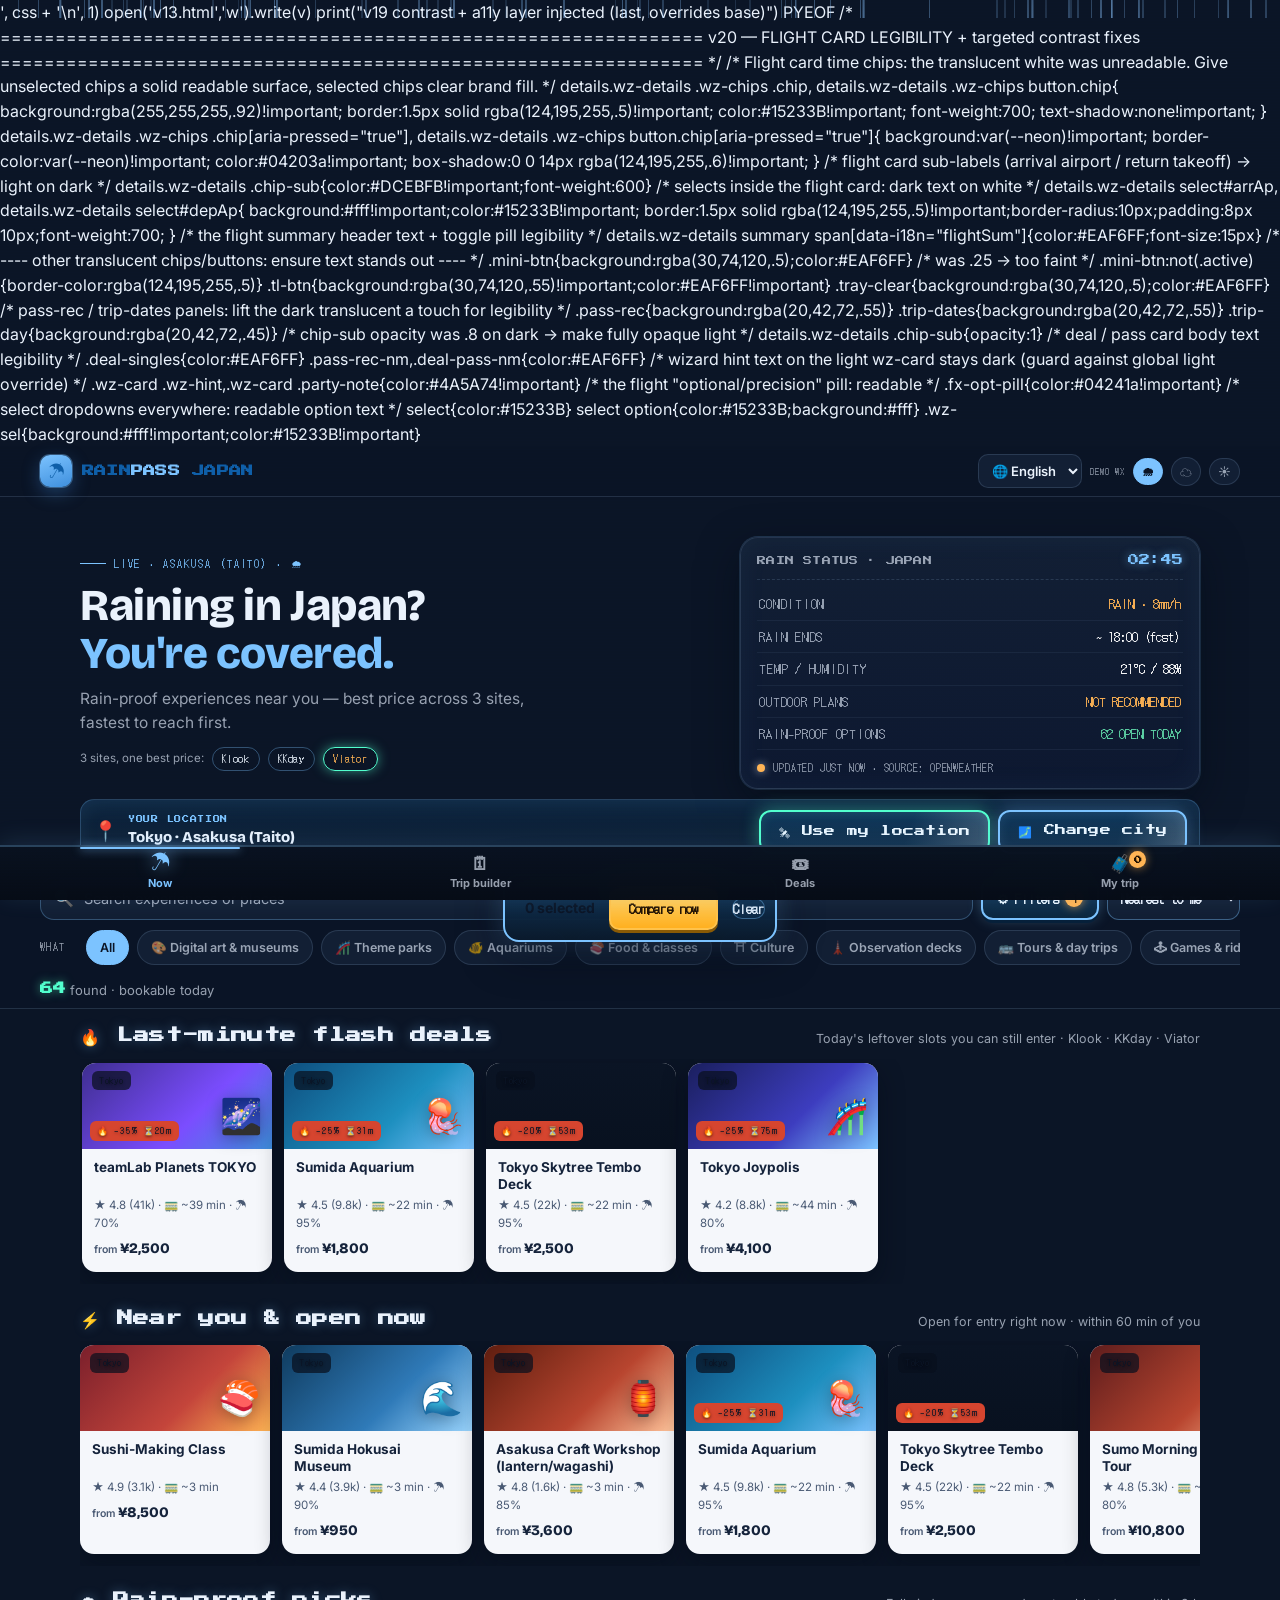
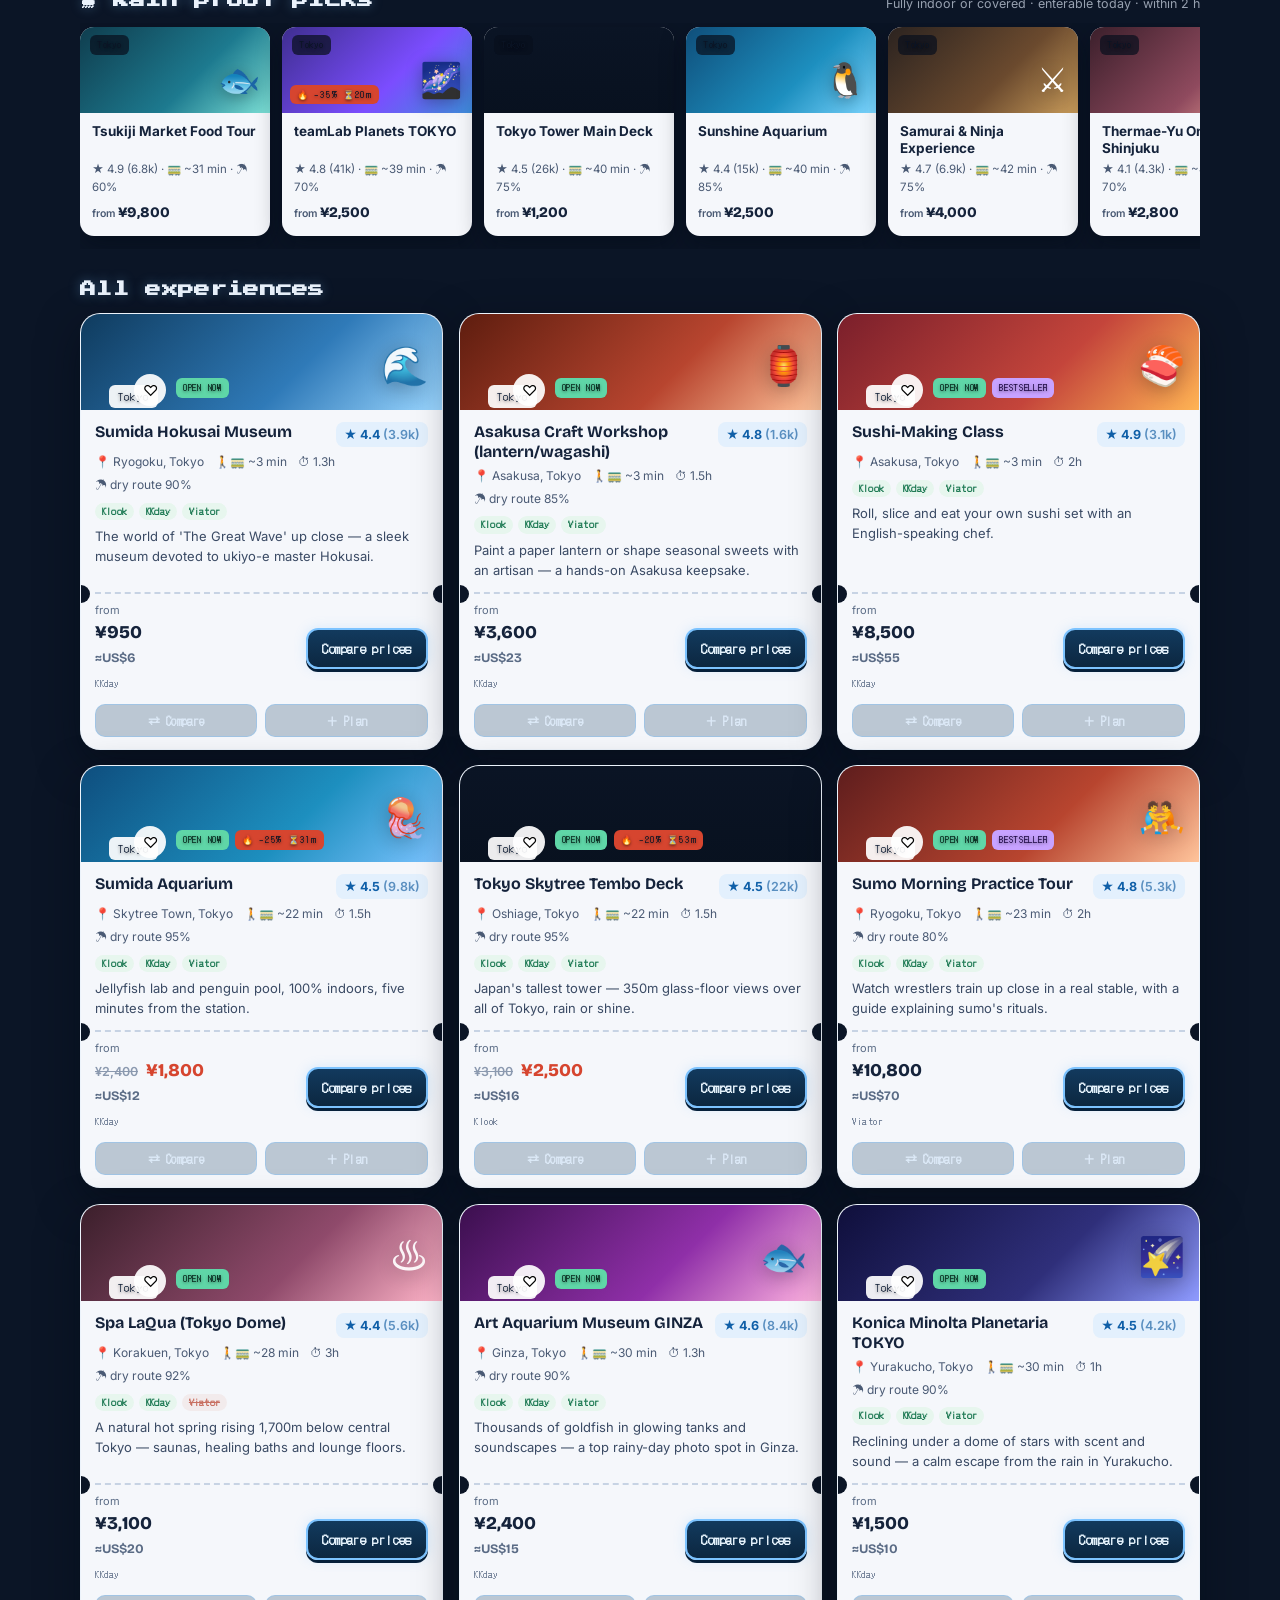
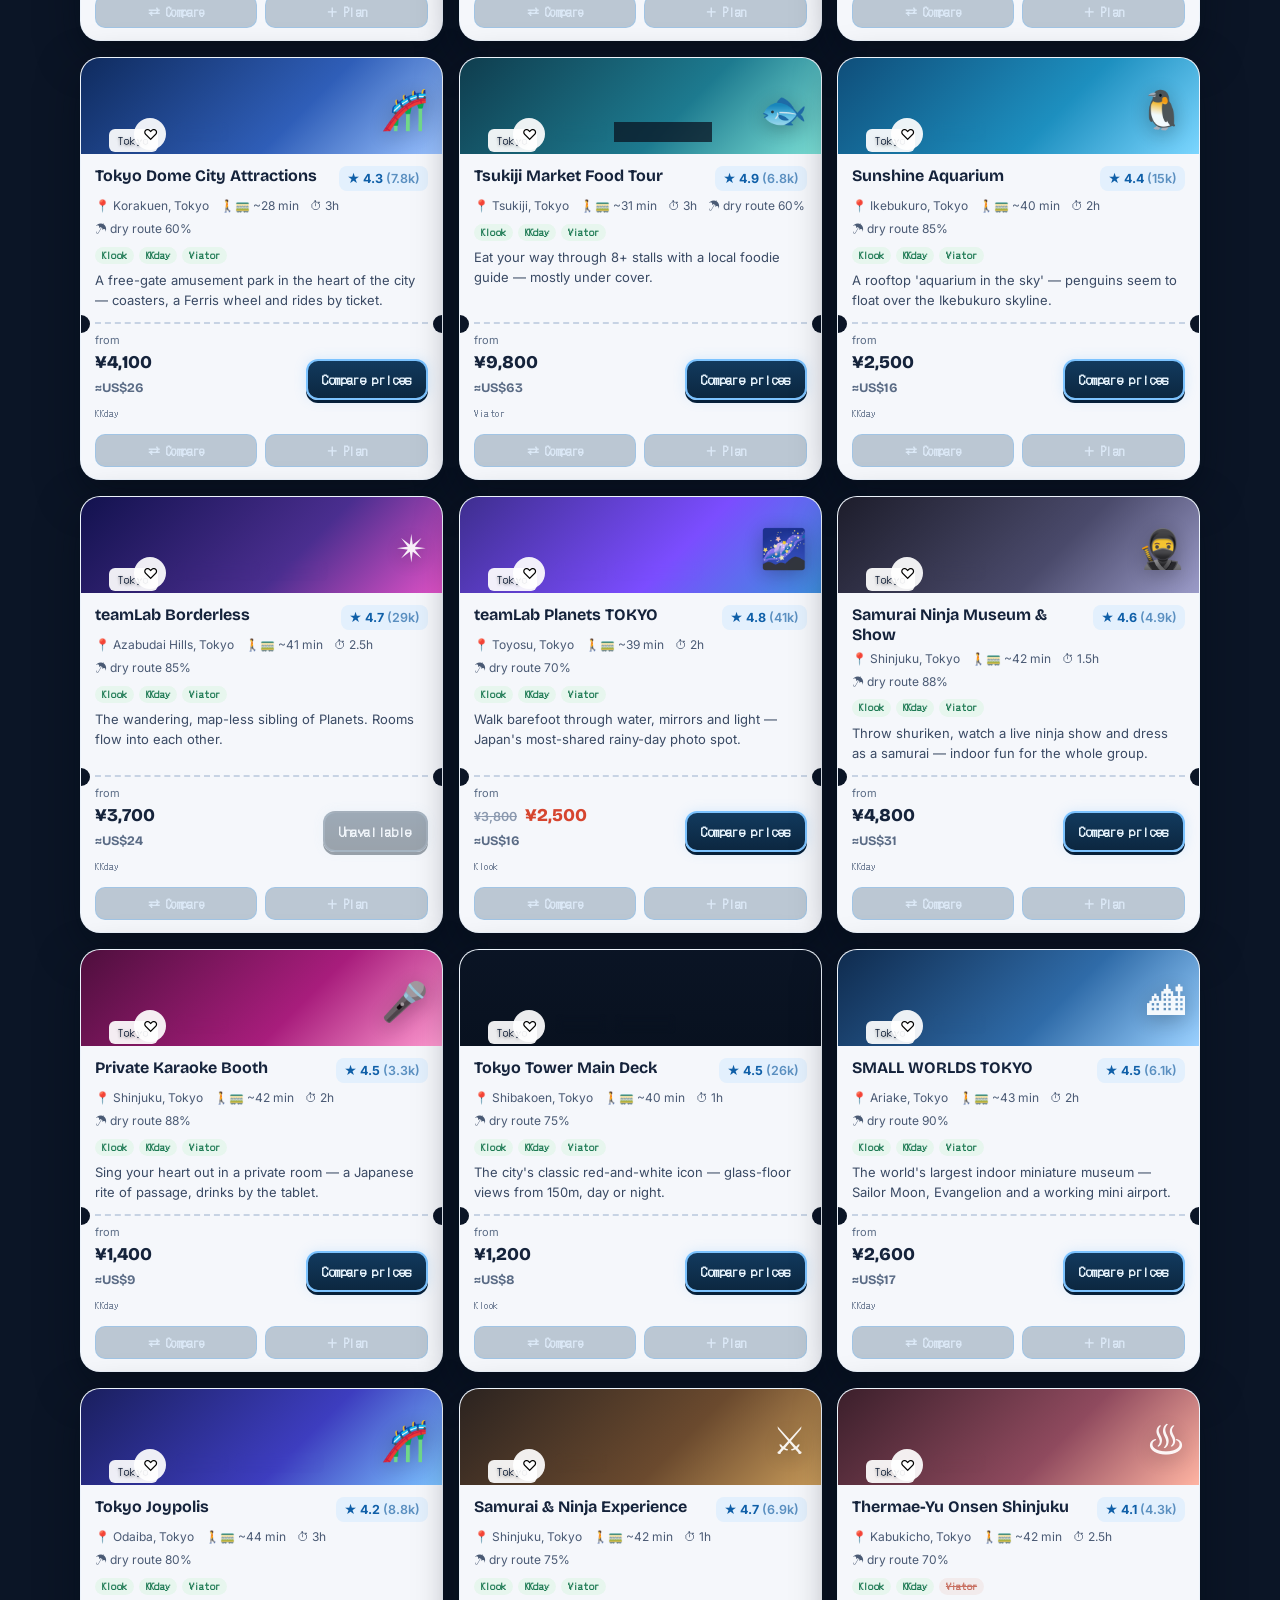
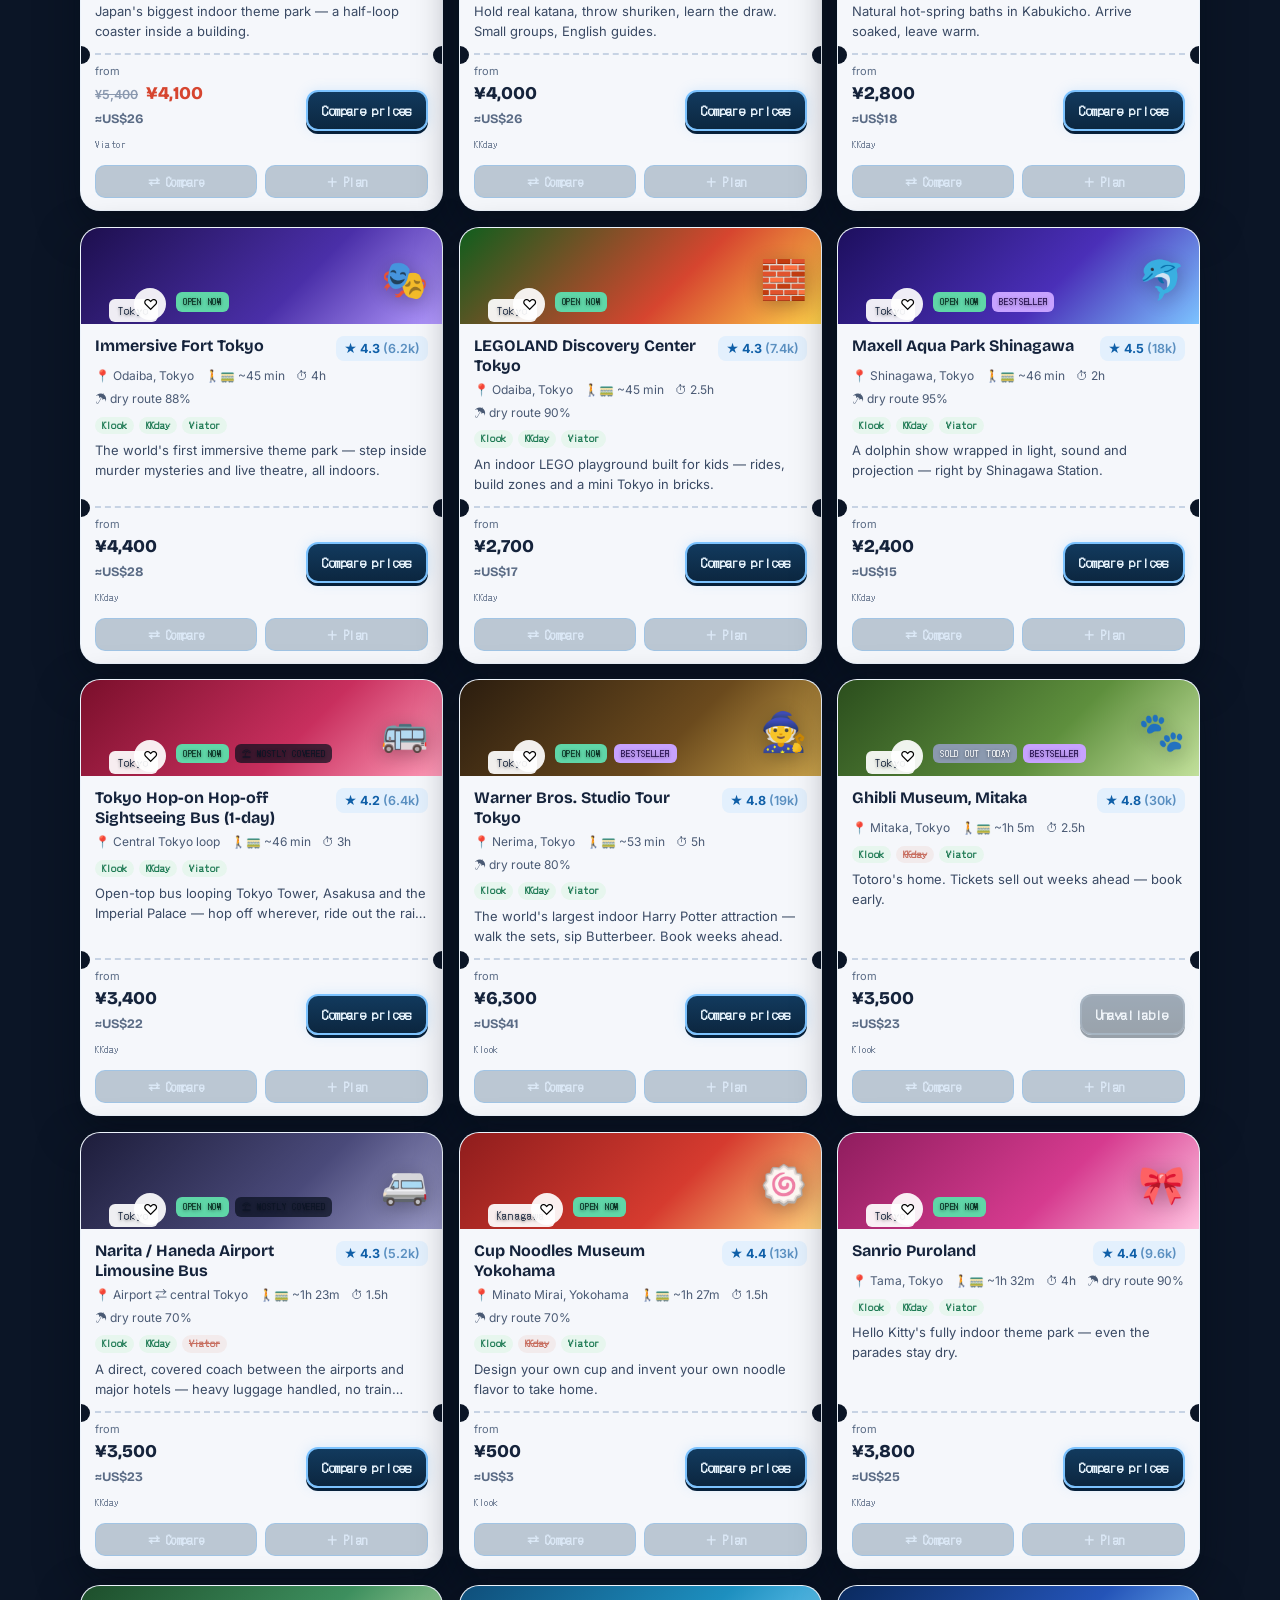
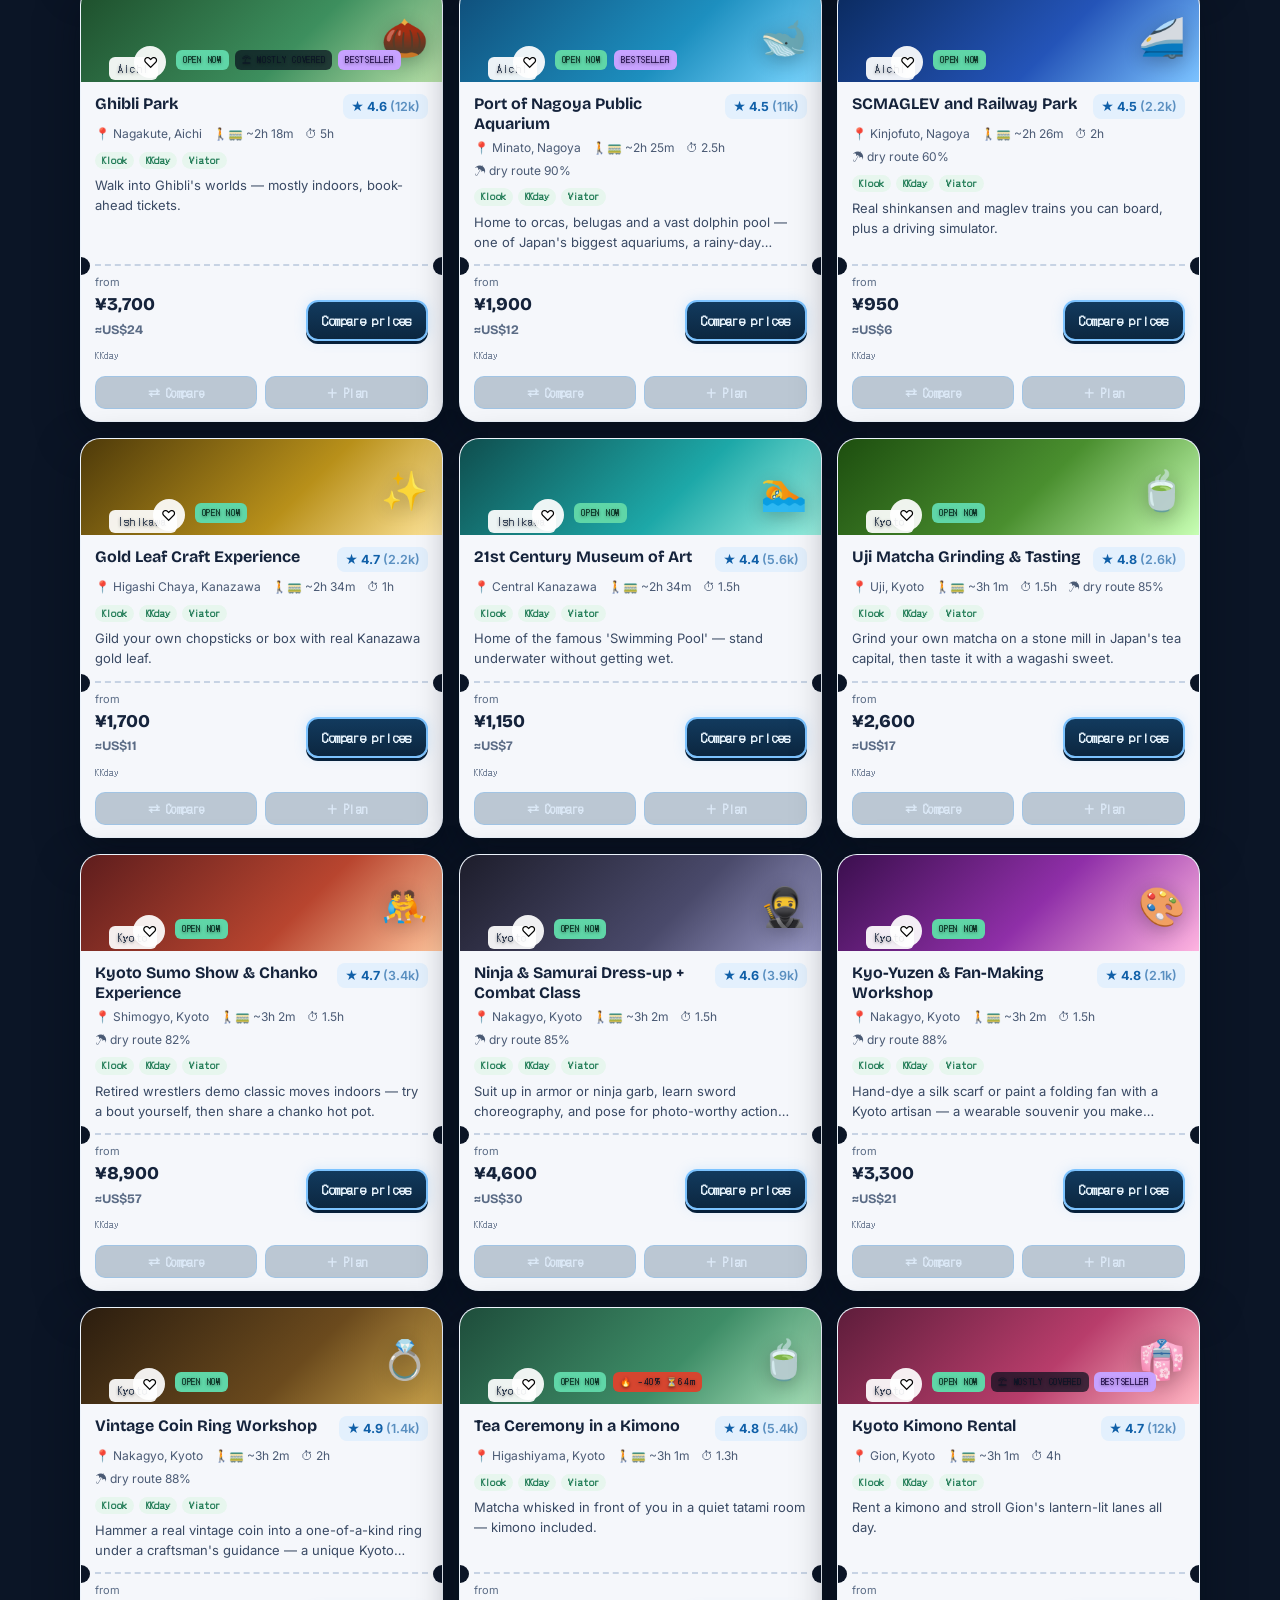
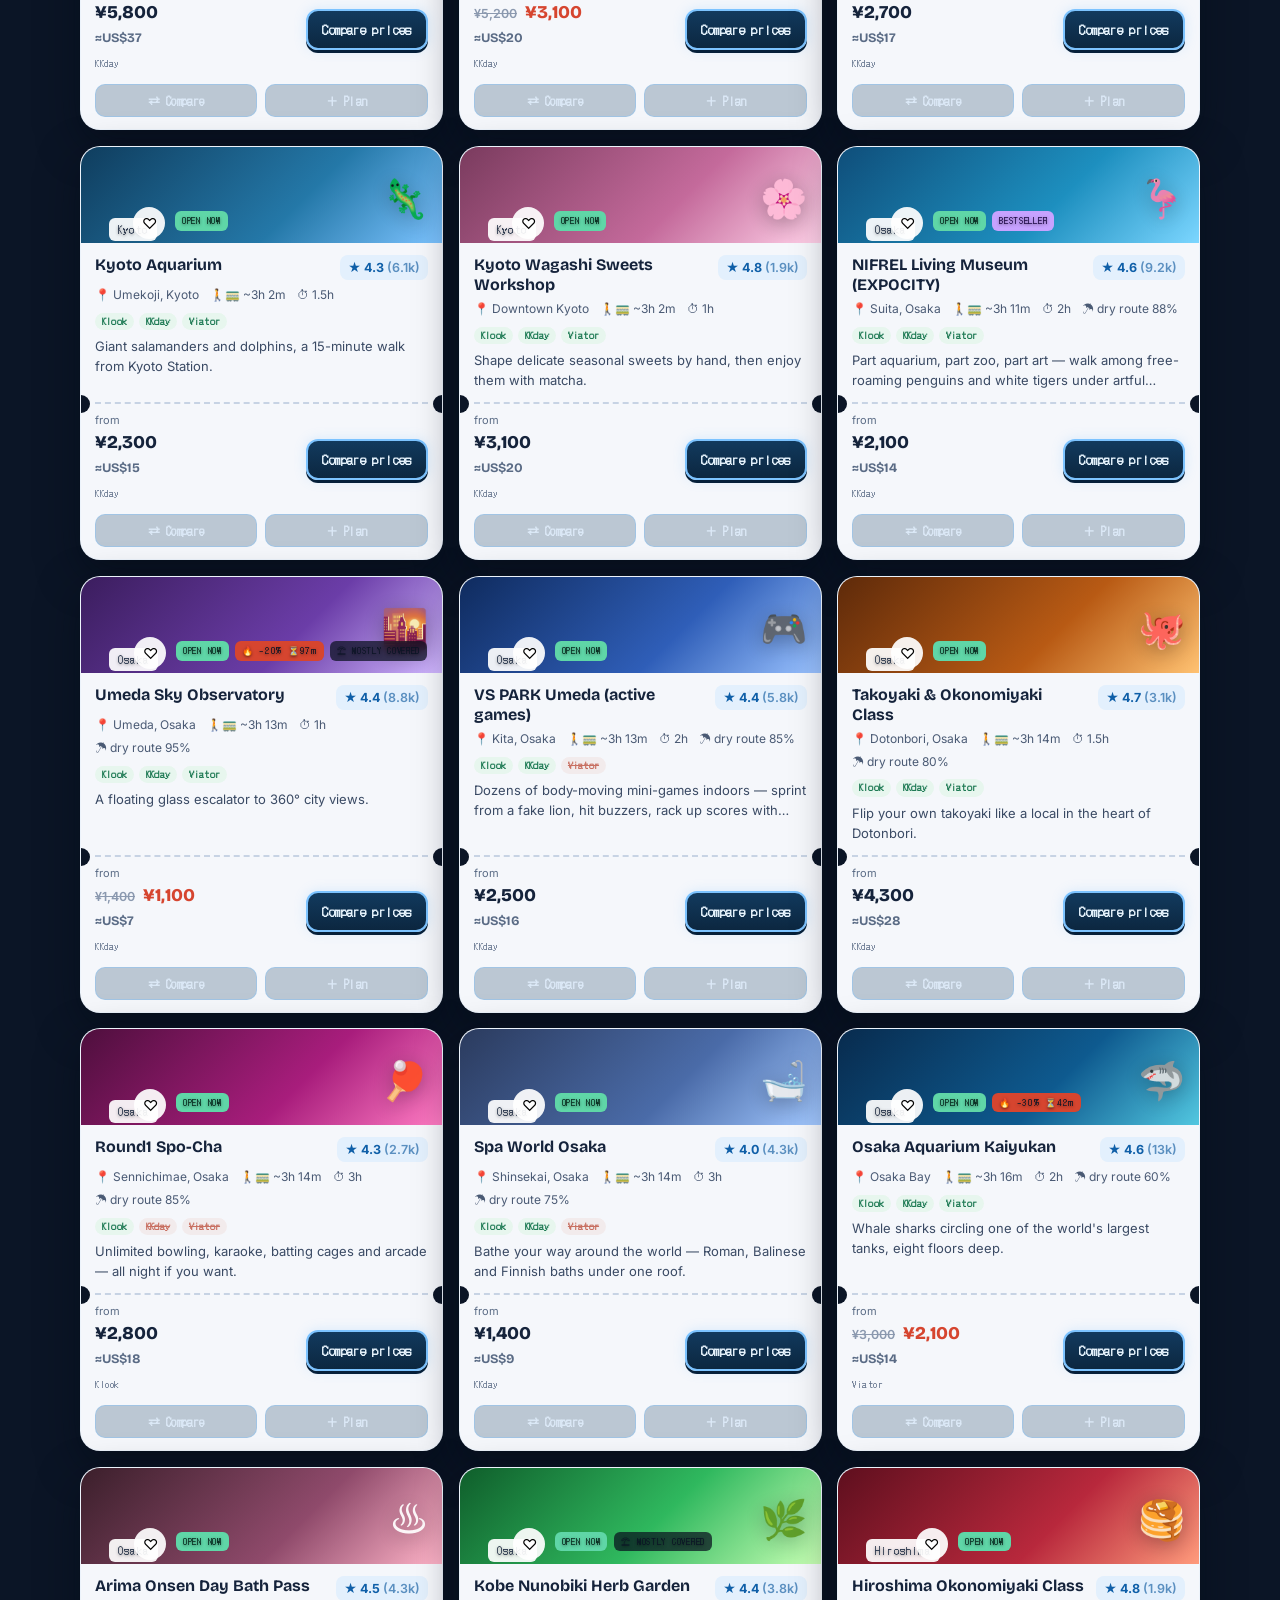
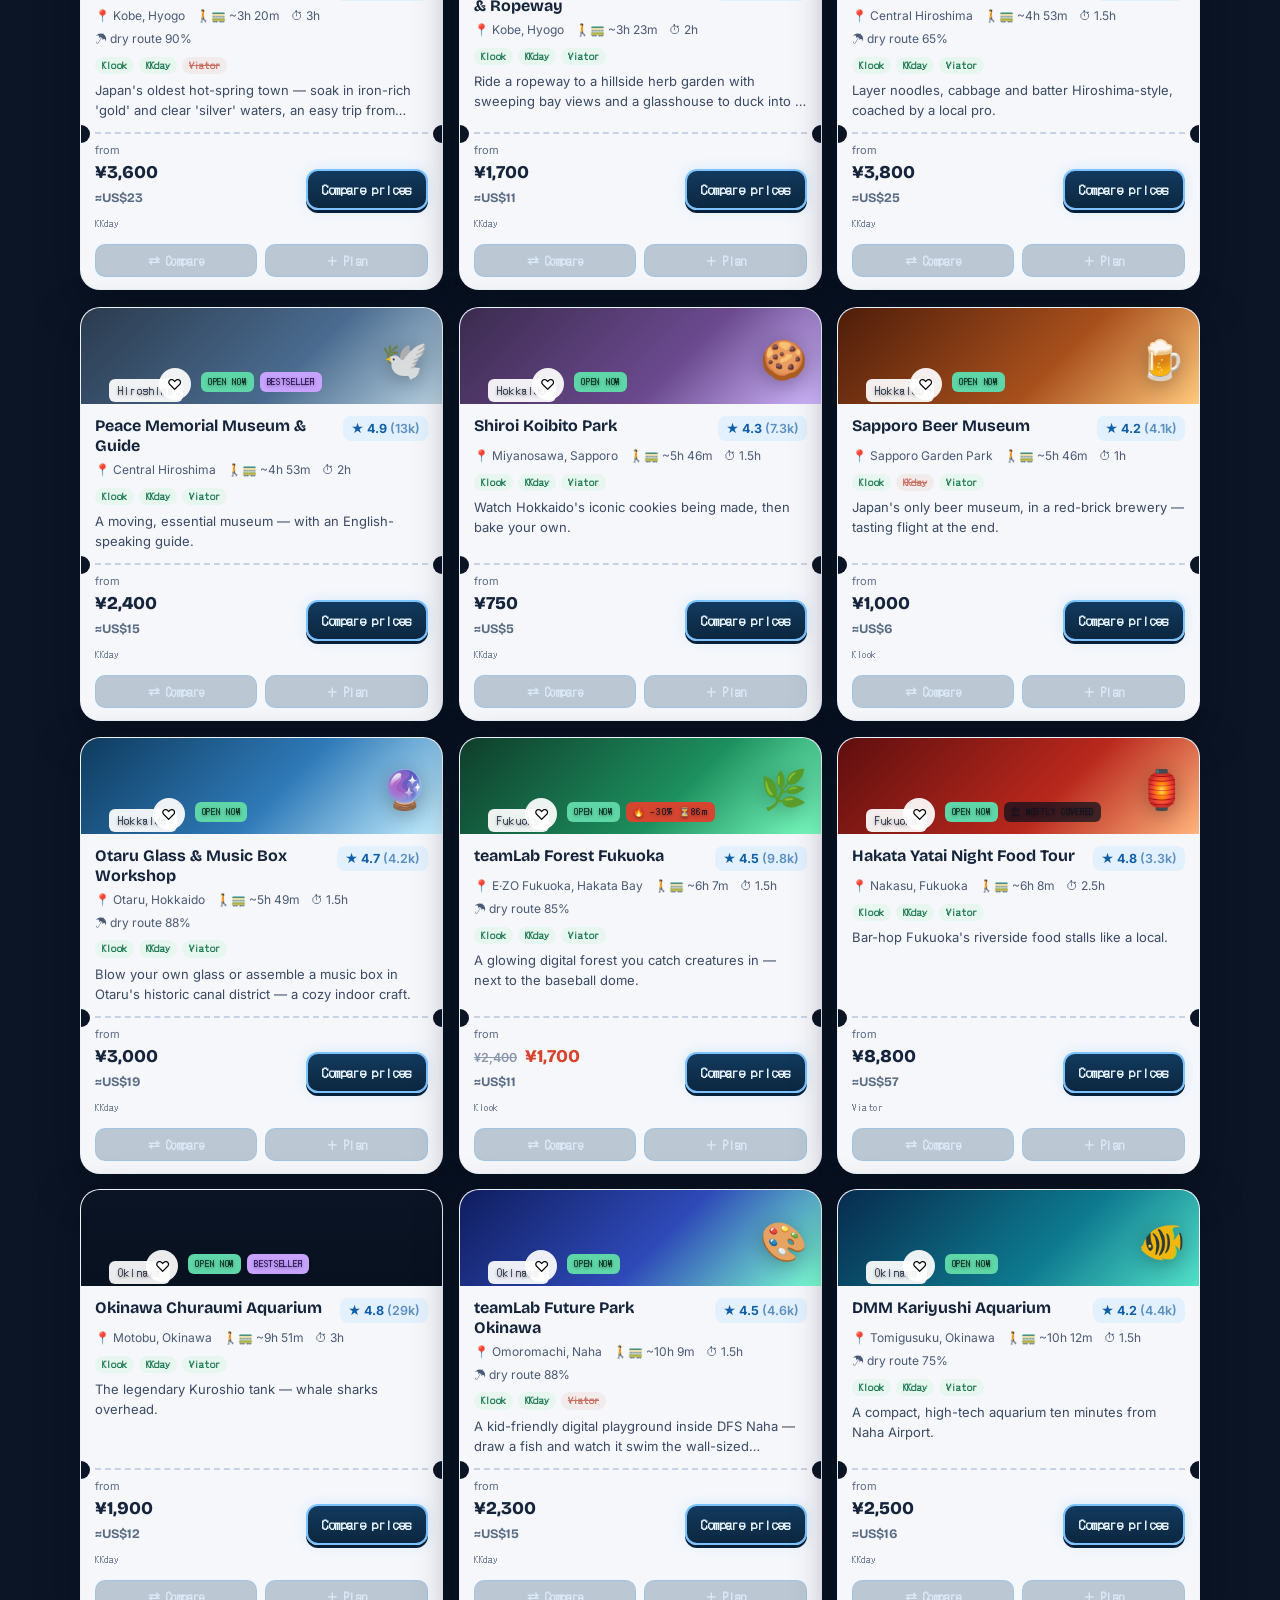
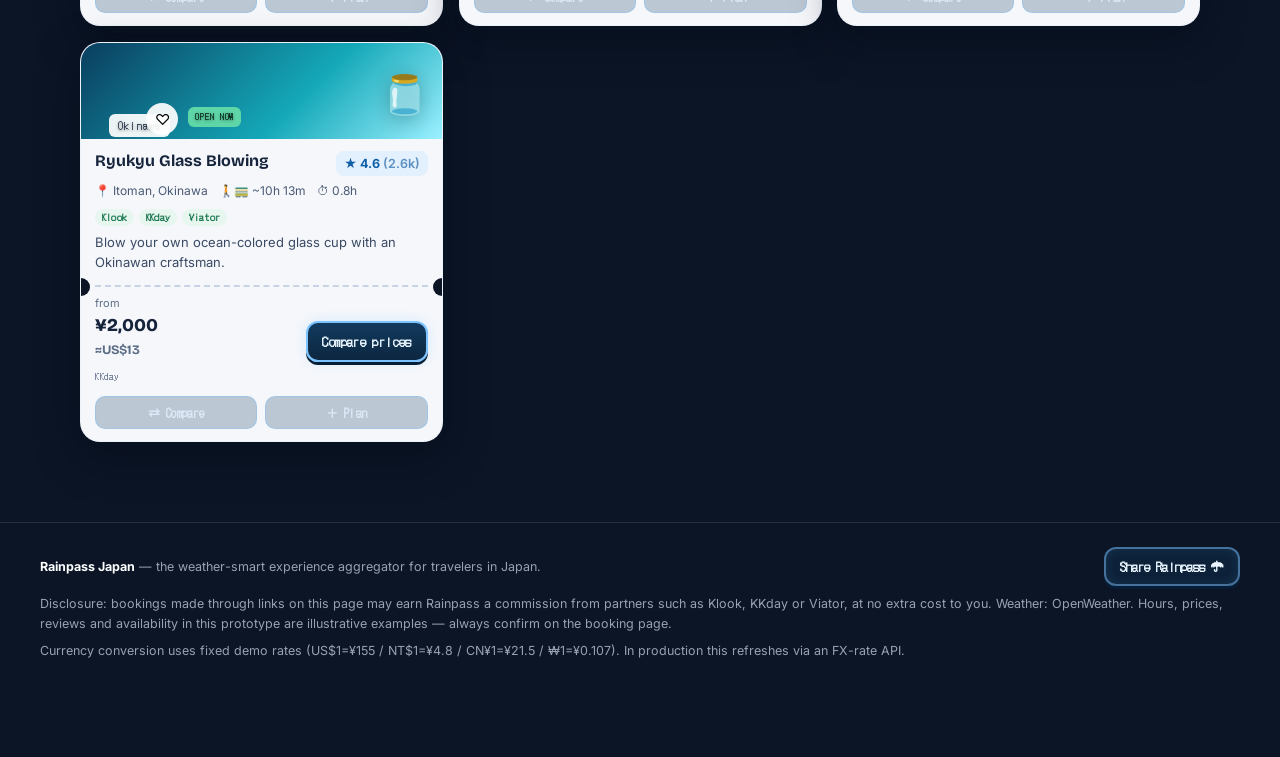
<file: rainpass-japan-v13.html>
<!DOCTYPE html>
<html lang="en">
<head>
<meta charset="UTF-8">
<meta name="viewport" content="width=device-width, initial-scale=1.0">
<title>Rainpass Japan — rain-smart Japan, one tap away</title>
<meta name="description" content="Japan's weather-smart experience aggregator. Compare prices across Klook, KKday and Viator, sorted nearest-first from where you stand — rain-proof picks first when it pours.">
<link rel="preconnect" href="https://fonts.googleapis.com">
<link rel="preconnect" href="https://fonts.gstatic.com" crossorigin>
<link href="https://fonts.googleapis.com/css2?family=Bricolage+Grotesque:opsz,wght@12..96,400;12..96,600;12..96,700;12..96,800&family=Inter:wght@400;500;600;700&family=DotGothic16&family=Press+Start+2P&family=Noto+Sans+JP:wght@400;700&family=Noto+Sans+TC:wght@400;700&family=Noto+Sans+SC:wght@400;700&family=Noto+Sans+KR:wght@400;700&display=swap" rel="stylesheet">
<style>
:root{
  --ink:#0B1526; --ink-2:#121F34; --ink-3:#1A2A44;
  --paper:#F5F7FB; --rain:#7CC3FF; --rain-deep:#3E8FDD;
  --amber:#FFB454; --mist:rgba(232,241,255,.64);
  --line:rgba(163,196,236,.16); --ok:#5FD6A7; --radius:18px;
  --font-display:"Bricolage Grotesque","Noto Sans JP","Noto Sans TC","Noto Sans SC","Noto Sans KR",system-ui,sans-serif;
  --font-body:"Inter","Noto Sans JP","Noto Sans TC","Noto Sans SC","Noto Sans KR",system-ui,sans-serif;
  --font-board:"DotGothic16",monospace;
}
*{margin:0;padding:0;box-sizing:border-box}
html{scroll-behavior:smooth}
body{font-family:var(--font-body);background:var(--ink);color:#EAF2FC;line-height:1.55;-webkit-font-smoothing:antialiased;overflow-x:hidden}
::selection{background:var(--rain);color:var(--ink)}
a{color:inherit} button{font-family:inherit;cursor:pointer}
:focus-visible{outline:3px solid var(--rain);outline-offset:2px;border-radius:6px}

.topbar{position:sticky;top:0;z-index:60;display:flex;align-items:center;justify-content:space-between;gap:10px;padding:10px clamp(14px,4vw,40px);background:rgba(11,21,38,.85);backdrop-filter:blur(14px);border-bottom:1px solid var(--line)}
.logo{display:flex;align-items:center;gap:10px;text-decoration:none;flex:none}
.logo-mark{width:32px;height:32px;border-radius:10px;flex:none;background:linear-gradient(160deg,var(--rain),var(--rain-deep));display:grid;place-items:center;font-size:17px;box-shadow:0 0 0 1px rgba(124,195,255,.35),0 6px 18px rgba(62,143,221,.35)}
.logo-type{font-family:var(--font-display);font-weight:800;font-size:16px;letter-spacing:.02em;white-space:nowrap}
.logo-type span{color:var(--rain)}
.top-controls{display:flex;align-items:center;gap:8px;flex-wrap:wrap;justify-content:flex-end}
select{background:var(--ink-2);color:#EAF2FC;border:1px solid var(--line);border-radius:10px;padding:7px 9px;font-size:13px;font-weight:600;font-family:inherit;max-width:180px}
.wx-btn{border:1px solid var(--line);background:var(--ink-2);color:var(--mist);padding:6px 9px;border-radius:999px;font-size:13px;font-weight:600;transition:all .18s ease}
.wx-btn[aria-pressed="true"]{background:var(--rain);border-color:var(--rain);color:var(--ink)}
.wx-btn:hover{border-color:var(--rain)}
.demo-label{font-family:var(--font-board);font-size:9px;color:var(--mist);letter-spacing:.12em;text-transform:uppercase}

.hero{position:relative;padding:clamp(30px,5vw,58px) clamp(16px,4vw,40px) clamp(20px,3vw,36px);display:grid;grid-template-columns:minmax(0,1.15fr) minmax(0,.85fr);gap:clamp(24px,4vw,56px);align-items:center;max-width:1200px;margin:0 auto}
@media(max-width:900px){.hero{grid-template-columns:1fr}}
.rain-layer{position:fixed;inset:0;pointer-events:none;z-index:1;overflow:hidden;transition:opacity .8s ease}
.drop{position:absolute;top:-12vh;width:1.5px;height:14vh;background:linear-gradient(to bottom,transparent,rgba(139,197,255,.55));animation:fall linear infinite}
@keyframes fall{to{transform:translateY(115vh)}}
body[data-wx="cloudy"] .rain-layer{opacity:.18}
body[data-wx="clear"] .rain-layer{opacity:0}
@media(prefers-reduced-motion:reduce){.rain-layer{display:none}*{animation-duration:.001s!important;transition-duration:.001s!important}}
.hero-copy{position:relative;z-index:2}
.eyebrow{font-family:var(--font-board);font-size:12px;letter-spacing:.16em;color:var(--rain);text-transform:uppercase;display:flex;align-items:center;gap:8px;margin-bottom:14px}
.eyebrow::before{content:"";width:26px;height:1px;background:var(--rain)}
h1{font-family:var(--font-display);font-weight:800;font-size:clamp(28px,4.6vw,52px);line-height:1.08;letter-spacing:-.01em;margin-bottom:14px}
h1 .wet{color:var(--rain)}
.hero-sub{color:var(--mist);font-size:clamp(14px,1.5vw,17px);max-width:54ch;margin-bottom:18px}
.prov-strip{display:flex;align-items:center;gap:8px;flex-wrap:wrap;font-size:12px;color:var(--mist)}
.prov-pill{font-family:var(--font-board);font-size:10px;letter-spacing:.08em;border:1px solid var(--line);border-radius:999px;padding:4px 10px;color:#EAF2FC}
.prov-pill.hot{border-color:var(--amber);color:var(--amber)}

.board{position:relative;z-index:2;background:linear-gradient(180deg,var(--ink-2),#0D1830);border:1px solid var(--line);border-radius:var(--radius);padding:18px 18px 14px;box-shadow:0 24px 60px rgba(3,9,20,.6),inset 0 1px 0 rgba(163,196,236,.08)}
.board-head{display:flex;justify-content:space-between;align-items:center;padding-bottom:10px;border-bottom:1px dashed var(--line);margin-bottom:8px}
.board-title{font-family:var(--font-board);font-size:12px;letter-spacing:.18em;color:var(--mist)}
.board-clock{font-family:var(--font-board);font-size:16px;color:var(--rain)}
.board-row{display:flex;justify-content:space-between;align-items:baseline;gap:10px;font-family:var(--font-board);font-size:clamp(12px,1.3vw,14px);padding:8px 2px;border-bottom:1px solid rgba(163,196,236,.07);opacity:0;transform:translateY(6px);animation:rowIn .5s ease forwards}
.board-row:nth-child(2){animation-delay:.1s}.board-row:nth-child(3){animation-delay:.2s}
.board-row:nth-child(4){animation-delay:.3s}.board-row:nth-child(5){animation-delay:.4s}
@keyframes rowIn{to{opacity:1;transform:none}}
.board-row .k{color:var(--mist);letter-spacing:.06em}
.board-row .v{color:#fff;text-align:right}
.board-row .v.alert{color:var(--amber)} .board-row .v.good{color:var(--ok)}
.board-foot{margin-top:10px;font-family:var(--font-board);font-size:10px;color:var(--mist);letter-spacing:.08em;display:flex;align-items:center;gap:8px}
.blink{width:8px;height:8px;border-radius:50%;background:var(--amber);animation:blink 1.4s steps(2) infinite;flex:none}
body[data-wx="clear"] .blink{background:var(--ok)}
@keyframes blink{50%{opacity:.15}}

.locbar{position:relative;z-index:2;max-width:1200px;margin:0 auto;padding:0 clamp(16px,4vw,40px) 6px}
.locbar-inner{border:1px solid var(--line);border-radius:var(--radius);background:rgba(18,31,52,.6);padding:12px 14px;display:flex;flex-wrap:wrap;align-items:center;gap:10px}
.loc-current{display:flex;align-items:center;gap:10px;flex:1;min-width:220px}
.loc-pin{font-size:20px}
.loc-txt .lbl{font-family:var(--font-board);font-size:10px;letter-spacing:.14em;color:var(--mist);text-transform:uppercase}
.loc-txt .val{font-family:var(--font-display);font-weight:700;font-size:16px}
.loc-btns{display:flex;gap:8px;flex-wrap:wrap}
.chip{flex:none;border:1px solid var(--line);background:var(--ink-2);color:var(--mist);padding:8px 14px;border-radius:999px;font-size:13px;font-weight:600;transition:all .15s ease}
.chip:hover{border-color:var(--rain)}
.chip[aria-pressed="true"]{background:var(--rain);border-color:var(--rain);color:var(--ink)}
.chip.gps[aria-pressed="true"]{background:var(--ok);border-color:var(--ok);color:#07301F}
.chip.time[aria-pressed="true"],.chip.wxonly[aria-pressed="true"]{background:var(--amber);border-color:var(--amber);color:#231303}
.chip.heart[aria-pressed="true"]{background:#FF6B8A;border-color:#FF6B8A;color:#fff}
.chip.open-loc{background:var(--rain);border-color:var(--rain);color:var(--ink)}

.filters{position:sticky;top:53px;z-index:50;background:rgba(11,21,38,.92);backdrop-filter:blur(14px);border-bottom:1px solid var(--line);padding:10px clamp(16px,4vw,40px)}
.filters-inner{max-width:1200px;margin:0 auto;display:flex;flex-direction:column;gap:8px}
.searchbar{display:flex;align-items:center;gap:10px;background:var(--ink-2);border:1px solid var(--line);border-radius:14px;padding:10px 14px}
.searchbar:focus-within{border-color:var(--rain)}
.searchbar input{flex:1;background:none;border:none;outline:none;color:#EAF2FC;font-size:14.5px;font-family:inherit}
.searchbar input::placeholder{color:var(--mist)}
.chip-row{display:flex;gap:8px;overflow-x:auto;scrollbar-width:none;padding-bottom:2px}
.chip-row::-webkit-scrollbar{display:none}
.chip-set-label{font-family:var(--font-board);font-size:10px;letter-spacing:.14em;color:var(--mist);text-transform:uppercase;flex:none;align-self:center;margin-right:2px;min-width:36px}
.filters-meta{display:flex;justify-content:space-between;align-items:center;gap:10px;flex-wrap:wrap}
.result-count{font-size:13px;color:var(--mist)}
.result-count strong{color:#fff}
.meta-selects{display:flex;gap:10px;align-items:center;flex-wrap:wrap}

/* shelves (GetYourGuide-style rows) */
.shelves{position:relative;z-index:2;max-width:1200px;margin:0 auto;padding:20px clamp(16px,4vw,40px) 0}
.shelf{margin-bottom:22px}
.shelf-head{display:flex;align-items:baseline;justify-content:space-between;margin-bottom:10px}
.shelf-head h2{font-family:var(--font-display);font-weight:800;font-size:clamp(17px,2.2vw,22px)}
.shelf-head .sub{font-size:12.5px;color:var(--mist)}
.shelf-row{display:flex;gap:12px;overflow-x:auto;padding:4px 2px 12px;scrollbar-width:thin;scroll-snap-type:x mandatory}
.scard{scroll-snap-align:start;flex:0 0 205px;background:var(--paper);color:#15233B;border-radius:14px;overflow:hidden;box-shadow:0 10px 26px rgba(3,9,20,.45);cursor:pointer;transition:transform .16s ease}
.scard:hover{transform:translateY(-3px)}
.scard-art{height:86px;position:relative;display:flex;align-items:flex-start;justify-content:space-between;padding:8px 10px;color:#fff}
.scard-art .glyph{font-size:34px;filter:drop-shadow(0 3px 8px rgba(0,0,0,.3));position:absolute;right:10px;bottom:6px}
.scard-body{padding:10px 12px 12px}
.scard-name{font-weight:700;font-size:13.5px;line-height:1.25;display:-webkit-box;-webkit-line-clamp:2;-webkit-box-orient:vertical;overflow:hidden;min-height:34px}
.scard-meta{font-size:11.5px;color:#5A6B85;margin-top:4px}
.scard-price{font-family:var(--font-display);font-weight:800;font-size:14.5px;margin-top:5px}
.scard-price .fr{font-family:var(--font-body);font-weight:600;font-size:10.5px;color:#5A6B85;margin-right:3px}

.deck-head{max-width:1200px;margin:0 auto;position:relative;z-index:2;padding:6px clamp(16px,4vw,40px) 0}
.deck-head h2{font-family:var(--font-display);font-weight:800;font-size:clamp(18px,2.3vw,23px)}
.deck{position:relative;z-index:2;max-width:1200px;margin:0 auto;padding:16px clamp(16px,4vw,40px) 20px;display:grid;grid-template-columns:repeat(auto-fill,minmax(310px,1fr));gap:20px}
.pass{background:var(--paper);color:#15233B;border-radius:16px;overflow:hidden;display:flex;flex-direction:column;box-shadow:0 14px 40px rgba(3,9,20,.5);transition:transform .18s ease,box-shadow .18s ease;position:relative}
.pass:hover{transform:translateY(-4px);box-shadow:0 22px 52px rgba(3,9,20,.65)}
.pass.comparing{outline:3px solid var(--rain)}
.pass-art{height:118px;position:relative;display:flex;align-items:flex-end;padding:12px 14px;color:#fff;cursor:pointer}
.pass-art .glyph{position:absolute;right:14px;top:26px;font-size:44px;opacity:.92;filter:drop-shadow(0 4px 10px rgba(0,0,0,.3))}
.pass-art .pref-tag{position:absolute;left:14px;top:10px;font-family:var(--font-board);font-size:10px;letter-spacing:.12em;background:rgba(255,255,255,.92);color:#15233B;padding:4px 9px;border-radius:6px}
.heart{position:absolute;right:10px;top:8px;width:32px;height:32px;border-radius:50%;border:none;background:rgba(255,255,255,.92);font-size:15px;display:grid;place-items:center;transition:transform .14s ease;z-index:2}
.heart:hover{transform:scale(1.1)}
.heart.on{background:#FF6B8A;color:#fff}
.badges{display:flex;gap:6px;flex-wrap:wrap}
.badge{font-family:var(--font-board);font-size:10px;letter-spacing:.08em;background:rgba(9,16,30,.72);color:#fff;padding:4px 8px;border-radius:6px;backdrop-filter:blur(4px)}
.badge.now{background:var(--ok);color:#07301F}
.badge.hurry{background:var(--amber);color:#3A2102}
.badge.soldout{background:#B44;color:#fff}
.badge.bs{background:var(--amber);color:#3A2102}
.badge.dry{background:#7887A0;color:#fff}
.pass-body{padding:14px 14px 10px;display:flex;flex-direction:column;gap:7px;flex:1}
.pass-top{display:flex;justify-content:space-between;gap:10px;align-items:flex-start;cursor:pointer}
.pass-name{font-family:var(--font-display);font-weight:700;font-size:17px;line-height:1.22}
.pass-alt{font-size:11.5px;color:#7887A0;margin-top:2px}
.rate{flex:none;font-size:12.5px;font-weight:700;color:#0F5FA8;background:#E3F0FD;border-radius:8px;padding:3px 8px;white-space:nowrap}
.rate .rv{font-weight:600;color:#5A8FC0}
.pass-meta{display:flex;flex-wrap:wrap;gap:5px 13px;font-size:12.5px;color:#5A6B85}
.pass-desc{font-size:13.5px;color:#3C4C66}
.fc-line{font-size:12px;color:#1E7A54;font-weight:600}
.perf{position:relative;border-top:2px dashed #C7D3E4;margin:4px 14px 0}
.perf::before,.perf::after{content:"";position:absolute;top:-9px;width:18px;height:18px;border-radius:50%;background:var(--ink)}
.perf::before{left:-23px}.perf::after{right:-23px}
.pass-stub{display:flex;align-items:center;justify-content:space-between;gap:10px;padding:10px 14px 6px}
.stub-price .fr{font-size:11px;color:#5A6B85;display:block}
.stub-price .p{font-family:var(--font-display);font-weight:800;font-size:19px}
.stub-price .pv{font-family:var(--font-board);font-size:9px;letter-spacing:.06em;color:#5A6B85}
.book{display:inline-flex;align-items:center;gap:6px;background:var(--amber);color:#231303;border:none;text-decoration:none;font-weight:700;font-size:13px;padding:10px 15px;border-radius:12px;transition:transform .14s ease,background .14s ease;cursor:pointer}
.book:hover{transform:translateY(-1px);background:#FFC272}
.book.disabled{background:#D7DEE9;color:#8B99AF;pointer-events:none}
.pass-actions{display:flex;gap:8px;padding:4px 14px 14px}
.mini-btn{flex:1;border:1.5px solid #C7D3E4;background:#fff;color:#3C4C66;font-weight:700;font-size:12.5px;padding:8px 6px;border-radius:10px;transition:all .14s ease}
.mini-btn:hover{border-color:var(--rain-deep);color:#0F5FA8}
.mini-btn.active{background:#0F5FA8;border-color:#0F5FA8;color:#fff}
.mini-btn.plan.active{background:#1E7A54;border-color:#1E7A54}
.empty{grid-column:1/-1;text-align:center;padding:60px 20px;color:var(--mist);border:1px dashed var(--line);border-radius:var(--radius)}
.empty strong{color:#fff}

.tray{position:fixed;left:50%;bottom:16px;transform:translate(-50%,120px);z-index:80;background:#fff;color:var(--ink);border-radius:999px;box-shadow:0 16px 44px rgba(0,0,0,.5);padding:10px 10px 10px 20px;display:flex;align-items:center;gap:14px;transition:transform .3s ease;max-width:calc(100vw - 24px)}
.tray.show{transform:translate(-50%,0)}
.tray-label{font-weight:700;font-size:14px;white-space:nowrap}
.tray-btn{background:var(--ink);color:#fff;border:none;font-weight:700;font-size:13.5px;padding:10px 18px;border-radius:999px}
.tray-clear{background:none;border:none;color:#5A6B85;font-weight:600;font-size:13px}

.modal{position:fixed;inset:0;z-index:90;background:rgba(5,10,20,.7);backdrop-filter:blur(6px);display:none;align-items:flex-end;justify-content:center;padding:0}
.modal.open{display:flex}
@media(min-width:760px){.modal{align-items:center;padding:24px}}
.sheet{background:var(--paper);color:#15233B;width:100%;max-width:860px;max-height:88vh;overflow:auto;border-radius:22px 22px 0 0;padding:22px}
@media(min-width:760px){.sheet{border-radius:22px}}
.sheet-head{display:flex;justify-content:space-between;align-items:center;margin-bottom:14px}
.sheet-head h2{font-family:var(--font-display);font-size:20px;font-weight:800}
.x{border:none;background:#E8EDF5;width:34px;height:34px;border-radius:50%;font-size:16px;font-weight:700;flex:none}
table.cmp{width:100%;border-collapse:collapse;font-size:13.5px}
.cmp th,.cmp td{padding:10px 8px;border-bottom:1px solid #DCE4F0;text-align:left;vertical-align:top}
.cmp th:first-child{width:110px;color:#5A6B85;font-family:var(--font-board);font-size:10px;letter-spacing:.1em;text-transform:uppercase;font-weight:400}
.cmp td .nm{font-family:var(--font-display);font-weight:700;font-size:15px}
.cmp .best{background:#E7F6EE;border-radius:8px}
.cmp .bookrow td{border:none;padding-top:14px}

/* detail sheet */
.d-art{height:150px;border-radius:16px;position:relative;display:flex;align-items:flex-end;padding:14px;color:#fff;margin-bottom:14px}
.d-art .glyph{position:absolute;right:18px;top:14px;font-size:64px;filter:drop-shadow(0 6px 14px rgba(0,0,0,.35))}
.d-title{font-family:var(--font-display);font-weight:800;font-size:22px;line-height:1.15}
.d-alt{font-size:12.5px;color:#7887A0;margin-top:2px}
.d-rate{display:flex;align-items:center;gap:10px;margin:8px 0;font-size:13.5px;color:#3C4C66;flex-wrap:wrap}
.d-meta{display:flex;flex-wrap:wrap;gap:8px;margin:8px 0 12px}
.d-meta span{font-size:12.5px;background:#E8EDF5;border-radius:999px;padding:6px 12px;color:#3C4C66;font-weight:600}
.d-desc{font-size:14.5px;color:#26364F;margin-bottom:14px}
.prov-title{font-family:var(--font-board);font-size:11px;letter-spacing:.14em;color:#5A6B85;text-transform:uppercase;margin:14px 0 8px;display:flex;align-items:center;gap:8px}
.prov-title::after{content:"";flex:1;height:1px;background:#DCE4F0}
.prov-row{display:flex;align-items:center;justify-content:space-between;gap:10px;border:1.5px solid #DCE4F0;border-radius:14px;padding:12px 14px;margin-bottom:8px;flex-wrap:wrap}
.prov-row.best{border-color:#5FD6A7;background:#F2FBF6}
.prov-name{font-family:var(--font-display);font-weight:800;font-size:15px;display:flex;align-items:center;gap:8px;flex-wrap:wrap}
.tag{font-family:var(--font-board);font-size:9px;letter-spacing:.08em;border-radius:6px;padding:3px 7px}
.tag.best{background:#5FD6A7;color:#07301F}
.tag.reco{background:#E3F0FD;color:#0F5FA8}
.prov-price{font-family:var(--font-display);font-weight:800;font-size:17px}
.prov-na{color:#8B99AF;font-size:13px;font-weight:600}
.d-actions{display:flex;gap:8px;margin-top:14px}

.plan-fab{position:fixed;right:16px;bottom:16px;z-index:80;background:var(--amber);color:#231303;border:none;border-radius:999px;font-weight:800;font-size:14px;padding:14px 20px;box-shadow:0 12px 34px rgba(255,180,84,.4);display:flex;align-items:center;gap:8px;transition:transform .18s ease}
.plan-fab:hover{transform:translateY(-2px)}
.plan-count{background:#231303;color:var(--amber);border-radius:50%;min-width:22px;height:22px;display:grid;place-items:center;font-size:12px}
.plan-item{display:flex;justify-content:space-between;align-items:center;gap:10px;padding:11px 0;border-bottom:1px solid #DCE4F0}
.plan-item .n{font-weight:700;font-size:14.5px}
.plan-item .s{font-size:12px;color:#5A6B85}
.plan-item button{border:none;background:#F0E3E3;color:#A33;border-radius:8px;padding:6px 10px;font-weight:700;font-size:12px}
.plan-total{display:flex;justify-content:space-between;font-family:var(--font-display);font-weight:800;font-size:17px;padding:14px 0 6px}
.plan-actions{display:flex;gap:10px;margin-top:10px;flex-wrap:wrap}
.plan-actions .btn-primary{box-shadow:none}
.plan-empty{color:#5A6B85;font-size:14px;padding:20px 0;text-align:center}
.btn-primary{display:inline-flex;align-items:center;gap:8px;background:var(--amber);color:#231303;border:none;font-weight:700;font-size:14.5px;padding:13px 22px;border-radius:999px;box-shadow:0 8px 26px rgba(255,180,84,.28);transition:transform .16s ease;text-decoration:none;cursor:pointer}
.btn-primary:hover{transform:translateY(-2px)}
.btn-ghost{display:inline-flex;align-items:center;gap:8px;background:transparent;color:var(--mist);border:1px solid var(--line);font-weight:600;font-size:13.5px;padding:12px 18px;border-radius:999px;transition:all .16s ease;cursor:pointer}
.btn-ghost:hover{border-color:var(--rain);color:#fff}

.gps-row{display:flex;align-items:center;gap:10px;background:#E9F3E9;border:1.5px solid #BBDCC4;border-radius:14px;padding:12px 14px;margin-bottom:16px;width:100%;font-weight:700;font-size:14px;color:#1E5C3A;justify-content:center;cursor:pointer}
.gps-row:hover{background:#DEEFDF}
.region{margin-bottom:16px}
.region h3{font-family:var(--font-board);font-size:11px;letter-spacing:.16em;color:#5A6B85;text-transform:uppercase;margin-bottom:8px;display:flex;align-items:center;gap:8px}
.region h3::after{content:"";flex:1;height:1px;background:#DCE4F0}
.city-grid{display:grid;grid-template-columns:repeat(auto-fill,minmax(150px,1fr));gap:8px}
.city-btn{border:1.5px solid #C7D3E4;background:#fff;border-radius:12px;padding:11px 10px;font-weight:700;font-size:13.5px;color:#26364F;text-align:left;transition:all .14s ease;display:flex;flex-direction:column;gap:2px}
.city-btn .pref{font-size:10.5px;font-weight:600;color:#7887A0}
.city-btn:hover{border-color:var(--rain-deep)}
.city-btn.on{background:#0F5FA8;border-color:#0F5FA8;color:#fff}
.city-btn.on .pref{color:#B9D8F5}

.how{max-width:1200px;margin:0 auto;position:relative;z-index:2;padding:32px clamp(16px,4vw,40px) 10px;display:grid;grid-template-columns:repeat(auto-fit,minmax(240px,1fr));gap:16px}
.how-card{border:1px solid var(--line);border-radius:var(--radius);padding:18px;background:rgba(18,31,52,.6)}
.how-card .k{font-family:var(--font-board);font-size:11px;letter-spacing:.14em;color:var(--rain);margin-bottom:8px;text-transform:uppercase}
.how-card p{font-size:14px;color:var(--mist)}
.share-strip{max-width:1200px;margin:24px auto 0;position:relative;z-index:2;padding:0 clamp(16px,4vw,40px)}
.share-inner{border:1px solid var(--line);border-radius:var(--radius);background:linear-gradient(120deg,rgba(124,195,255,.12),rgba(255,180,84,.08));padding:24px;display:flex;flex-wrap:wrap;align-items:center;justify-content:space-between;gap:16px}
.share-inner h2{font-family:var(--font-display);font-weight:700;font-size:clamp(18px,2.3vw,23px)}
.share-inner p{color:var(--mist);font-size:14px;max-width:48ch}
footer{position:relative;z-index:2;margin-top:44px;border-top:1px solid var(--line);padding:24px clamp(16px,4vw,40px) 90px;color:var(--mist);font-size:12.5px}
.foot-inner{max-width:1200px;margin:0 auto;display:flex;flex-direction:column;gap:8px}
.toast{position:fixed;left:50%;bottom:80px;transform:translate(-50%,20px);background:#fff;color:var(--ink);font-weight:600;font-size:14px;padding:12px 20px;border-radius:999px;box-shadow:0 12px 32px rgba(0,0,0,.4);opacity:0;pointer-events:none;transition:all .25s ease;z-index:99;max-width:88vw;text-align:center}
.toast.show{opacity:1;transform:translate(-50%,0)}

/* ===== v5: tab bar ===== */
.tabbar{position:fixed;left:0;right:0;bottom:0;z-index:85;display:flex;background:rgba(11,21,38,.97);backdrop-filter:blur(16px);border-top:1px solid var(--line);padding-bottom:env(safe-area-inset-bottom)}
.tab-btn{flex:1;padding:9px 4px 11px;background:none;border:none;color:var(--mist);font-weight:700;font-size:11.5px;display:flex;flex-direction:column;gap:3px;align-items:center;position:relative;transition:color .15s ease}
.tab-btn .ic{font-size:19px;line-height:1}
.tab-btn[aria-selected="true"]{color:var(--rain)}
.tab-btn[aria-selected="true"]::after{content:"";position:absolute;top:0;left:25%;right:25%;height:2px;background:var(--rain);border-radius:2px}
.tb-badge{position:absolute;top:4px;right:calc(50% - 26px);background:var(--amber);color:#231303;font-size:10px;font-weight:800;min-width:17px;height:17px;border-radius:9px;display:grid;place-items:center;padding:0 4px}
.tabpane{padding-bottom:16px}
.tray{bottom:78px}
.toast{bottom:132px}

/* ===== v5: plan-ahead tab ===== */
.pa-wrap{max-width:1200px;margin:0 auto;padding:26px clamp(16px,4vw,40px) 0}
.pa-head h2{font-family:var(--font-display);font-weight:800;font-size:clamp(22px,3.4vw,34px);margin-bottom:8px}
.pa-head p{color:var(--mist);font-size:14.5px;max-width:64ch;margin-bottom:16px}
.ranking{max-width:1200px;margin:0 auto;padding:6px clamp(16px,4vw,40px) 10px;display:grid;grid-template-columns:repeat(auto-fill,minmax(330px,1fr));gap:10px}
.rank-item{display:flex;align-items:center;gap:12px;background:var(--paper);color:#15233B;border-radius:14px;padding:10px 14px 10px 10px;cursor:pointer;box-shadow:0 8px 22px rgba(3,9,20,.4);transition:transform .14s ease}
.rank-item:hover{transform:translateY(-2px)}
.rank-no{font-family:var(--font-display);font-weight:800;font-size:19px;width:30px;text-align:center;color:#8B99AF;flex:none}
.rank-item.top3 .rank-no{color:#D98E04}
.rank-art{width:54px;height:54px;border-radius:12px;flex:none;display:grid;place-items:center;font-size:25px;color:#fff}
.rank-main{flex:1;min-width:0}
.rank-name{font-weight:700;font-size:14px;line-height:1.25;display:-webkit-box;-webkit-line-clamp:2;-webkit-box-orient:vertical;overflow:hidden}
.rank-meta{font-size:11.5px;color:#5A6B85;margin-top:2px;white-space:nowrap;overflow:hidden;text-overflow:ellipsis}
.rank-price{font-family:var(--font-display);font-weight:800;font-size:14.5px;flex:none;text-align:right}
.rank-price .fr{display:block;font-family:var(--font-body);font-weight:600;font-size:9.5px;color:#5A6B85}

/* ===== v5: trip tab ===== */
.trip-wrap{max-width:820px;margin:0 auto;padding:26px clamp(16px,4vw,40px) 0}
.trip-card{background:var(--paper);color:#15233B;border-radius:18px;padding:18px;box-shadow:0 14px 40px rgba(3,9,20,.5)}
.trip-top{display:flex;justify-content:space-between;align-items:center;gap:10px;flex-wrap:wrap;margin-bottom:10px}
.start-chip{display:inline-flex;align-items:center;gap:7px;background:#E3F0FD;color:#0F5FA8;font-weight:700;font-size:13px;border-radius:999px;padding:8px 14px}
.leg{display:flex;align-items:center;gap:8px;color:#5A8FC0;font-size:12.5px;font-weight:600;padding:4px 0 4px 14px}
.leg::before{content:"┊";color:#B9CBE0}
.trip-empty{color:#5A6B85;font-size:14px;padding:26px 0;text-align:center}
.wish-note{color:var(--mist);font-size:13.5px;padding:4px clamp(16px,4vw,40px) 14px;max-width:1200px;margin:0 auto}

/* ===== v5: two-step location sheet ===== */
.loc-step-head{display:flex;align-items:center;gap:10px;margin:4px 0 10px}
.loc-step-head h3{font-family:var(--font-board);font-size:11px;letter-spacing:.14em;color:#5A6B85;text-transform:uppercase;flex:1}
.back-btn{border:1.5px solid #C7D3E4;background:#fff;color:#26364F;font-weight:700;font-size:12.5px;border-radius:999px;padding:7px 13px}
.back-btn:hover{border-color:var(--rain-deep)}
.pref-count{font-size:10.5px;font-weight:600;color:#7887A0}


/* ===== v6: trip wizard ===== */
.wz-card{background:var(--paper);color:#15233B;border-radius:18px;padding:18px;box-shadow:0 14px 40px rgba(3,9,20,.5);display:flex;flex-direction:column;gap:15px}
.wz-row{display:flex;flex-direction:column;gap:8px}
.wz-lab{font-family:var(--font-board);font-size:10px;letter-spacing:.14em;color:#5A6B85;text-transform:uppercase}
.wz-chips{display:flex;gap:8px;flex-wrap:wrap}
.wz-chips .chip{background:#fff;border:1.5px solid #C7D3E4;color:#26364F;text-align:left}
.wz-chips .chip[aria-pressed="true"]{background:#0F5FA8;border-color:#0F5FA8;color:#fff}
.chip-sub{display:block;font-size:9.5px;font-weight:600;opacity:.8;margin-top:1px}
.wz-go-row{display:flex;gap:10px;flex-wrap:wrap;align-items:center}

/* ===== v6: itinerary timeline ===== */
.itin-day{background:var(--paper);color:#15233B;border-radius:18px;padding:16px 18px;margin-bottom:14px;box-shadow:0 14px 40px rgba(3,9,20,.5)}
.itin-day-head{display:flex;justify-content:space-between;align-items:center;gap:10px;flex-wrap:wrap;border-bottom:2px dashed #C7D3E4;padding-bottom:10px;margin-bottom:4px}
.itin-day-head h3{font-family:var(--font-display);font-weight:800;font-size:17px}
.transfer{display:inline-flex;gap:6px;align-items:center;background:#FFF3E0;color:#8F5A04;font-weight:700;font-size:12px;border-radius:999px;padding:6px 12px;margin:6px 0 4px}
.tl-row{display:grid;grid-template-columns:50px minmax(0,1fr) auto;gap:10px;align-items:center;padding:9px 0;border-bottom:1px solid #E4EAF3}
.tl-time{font-family:var(--font-board);font-size:11.5px;color:#0F5FA8;line-height:1.4}
.tl-name{font-weight:700;font-size:14px;line-height:1.25}
.tl-sub{font-size:11.5px;color:#5A6B85;margin-top:1px}
.tl-acts{display:flex;gap:6px;flex:none}
.tl-btn{border:1.5px solid #C7D3E4;background:#fff;border-radius:8px;font-size:12px;font-weight:800;color:#3C4C66;padding:6px 9px;cursor:pointer}
.tl-btn:hover{border-color:var(--rain-deep);color:#0F5FA8}
.tl-leg{display:flex;gap:8px;align-items:center;color:#5A8FC0;font-size:12px;font-weight:600;padding:4px 0 4px 50px}
.tl-leg.lunch{color:#8F5A04}
.itin-day-foot{display:flex;justify-content:space-between;align-items:baseline;gap:10px;font-family:var(--font-display);font-weight:800;font-size:15px;padding-top:10px;flex-wrap:wrap}
.itin-day-foot .pp{font-family:var(--font-body);font-weight:600;font-size:12px;color:#5A6B85}
.day-actions{display:flex;gap:8px;flex-wrap:wrap;padding-top:10px}
.day-actions .tl-btn{font-weight:700}
.itin-total-card{background:linear-gradient(120deg,rgba(124,195,255,.14),rgba(255,180,84,.10));border:1px solid var(--line);border-radius:18px;padding:18px;display:flex;justify-content:space-between;align-items:center;gap:14px;flex-wrap:wrap;margin-bottom:14px}
.itin-total-card .big{font-family:var(--font-display);font-weight:800;font-size:clamp(20px,3vw,28px)}
.itin-total-card .sub{color:var(--mist);font-size:13px}
.swap-list{display:flex;flex-direction:column;gap:8px}


/* ===== v7 ===== */
.fx{font-size:.72em;font-weight:700;color:#5A6B85;white-space:nowrap}
.stub-price .fx{display:block;margin-top:1px}
.est-note{flex-basis:100%;font-size:11.5px;color:var(--mist);padding-top:2px}

/* ===== v9 ===== */
.wz-hint{font-size:11px;color:#5A6B85}
.wz-card select{background:#fff;color:#26364F;border:1.5px solid #C7D3E4;max-width:230px}
.tl-leg.flight{color:#0F5FA8;font-weight:800}
.tl-leg.warn{color:#B3372F;font-weight:700}

/* ===== v10 ===== */
.strike{text-decoration:line-through;color:#8B99AF;font-weight:600;font-size:.78em;margin-right:4px}
.prov-price.flash,.p.flash{color:#D6452F}
.idline a{text-decoration:none}

/* ================================================================
   v11 SKIN — calm, spacious, first-glance usable
   ================================================================ */
.topbar{padding:8px clamp(14px,4vw,40px)}
.logo-type{font-size:15px}
.wx-btn{padding:5px 8px;font-size:12px}
.demo-label{font-size:8.5px}

.hero{padding:clamp(22px,4vw,40px) clamp(16px,4vw,40px) 10px;gap:clamp(20px,3vw,44px)}
h1{font-size:clamp(26px,4vw,44px);margin-bottom:10px}
.hero-sub{font-size:clamp(13.5px,1.4vw,15.5px);margin-bottom:12px;max-width:46ch}
.eyebrow{margin-bottom:10px;font-size:11px}
.prov-strip{font-size:11.5px}
.prov-pill{padding:3px 9px}
.board{padding:14px 16px 12px}
.board-row{font-size:clamp(11px,1.2vw,12.5px);padding:6px 2px}
.board-clock{font-size:14px}

.locbar{padding:0 clamp(16px,4vw,40px) 4px}
.locbar-inner{border:none;background:transparent;padding:4px 0;gap:8px}
.loc-txt .val{font-size:15px}
.loc-txt .lbl{font-size:9px}
.chip{padding:7px 13px;font-size:12.5px}

.filters{top:49px;padding:8px clamp(16px,4vw,40px)}
.toolbar{display:flex;gap:8px;align-items:stretch}
.toolbar .searchbar{flex:1;padding:8px 13px;margin:0}
.flt-btn{flex:none;display:inline-flex;align-items:center;gap:6px;border:1px solid var(--line);background:var(--ink-2);color:#EAF2FC;border-radius:12px;padding:0 14px;font-weight:700;font-size:13px;cursor:pointer}
.flt-btn:hover{border-color:var(--rain)}
#fltCount{background:var(--amber);color:#231303;border-radius:999px;font-size:10.5px;font-weight:800;min-width:18px;height:18px;display:none;place-items:center;padding:0 5px}
#fltCount.on{display:grid}
.toolbar select{border-radius:12px}
.filters .chip-row{padding-top:2px}
.result-line{font-size:12px;color:var(--mist);padding-top:4px}
.result-line strong{color:#fff}

/* filter sheet */
.flt-sec{margin-bottom:16px}
.flt-sec .wz-lab{display:block;margin-bottom:8px}
#timeRow{display:flex;flex-wrap:wrap;gap:8px}
#timeRow .chip{background:#fff;border:1.5px solid #C7D3E4;color:#26364F}
#timeRow .chip[aria-pressed="true"]{background:#0F5FA8;border-color:#0F5FA8;color:#fff}
#timeRow .chip.wxonly[aria-pressed="true"]{background:var(--amber);border-color:var(--amber);color:#231303}
#timeRow .chip.heart[aria-pressed="true"]{background:#FF6B8A;border-color:#FF6B8A;color:#fff}
#timeRow .chip-set-label{display:none}
.flt-note{font-size:11.5px;color:#5A6B85;margin-top:4px}
.flt-foot{display:flex;gap:10px;margin-top:6px}
.flt-sec select{background:#fff;color:#26364F;border:1.5px solid #C7D3E4}

/* cards: calmer */
.deck{gap:16px;padding-top:12px}
.pass{border-radius:20px}
.pass-art{height:96px}
.pass-art .glyph{font-size:38px;top:22px}
.badge{font-size:9px;padding:3px 7px}
.pass-body{padding:12px 14px 8px;gap:6px}
.pass-name{font-size:16px}
.pass-desc{font-size:13px;color:#4A5A74;display:-webkit-box;-webkit-line-clamp:2;-webkit-box-orient:vertical;overflow:hidden}
.pass-meta{font-size:12px;gap:4px 11px}
.pass-stub{padding:8px 14px 4px}
.stub-price .p{font-size:18px}
.book{font-size:12.5px;padding:9px 14px}
.pass-actions{padding:4px 14px 12px}
.mini-btn{font-size:12px;padding:7px 6px}
.scard{flex:0 0 190px}
.shelf-head h2{font-size:clamp(16px,2vw,20px)}
.shelves{padding-top:14px}
.deck-head h2{font-size:clamp(17px,2.1vw,21px)}

/* wizard: stepper */
.step-h{font-family:var(--font-board);font-size:11px;letter-spacing:.16em;color:#0F5FA8;text-transform:uppercase;display:flex;align-items:center;gap:10px;margin:2px 0 -4px}
.step-h::after{content:"";flex:1;height:1px;background:#DCE4F0}
.wz-card{gap:16px}
details.wz-details{border:2px solid var(--neon);border-radius:16px;padding:14px 16px;
  background:linear-gradient(180deg,rgba(18,58,94,.4),rgba(12,39,64,.5));
  box-shadow:0 4px 0 #06203a,0 0 20px rgba(124,195,255,.25);margin-top:6px;
  animation:blobMorph 8s ease-in-out infinite}
details.wz-details summary{cursor:pointer;font-family:var(--font-board);font-weight:700;font-size:15px;
  color:#EAF6FF;list-style:none;display:flex;align-items:center;gap:10px}
details.wz-details summary::-webkit-details-marker{display:none}
details.wz-details summary .fx-plane{font-size:22px;animation:planeFly 3s ease-in-out infinite}
@keyframes planeFly{0%,100%{transform:translateX(0) translateY(0)}50%{transform:translateX(4px) translateY(-3px)}}
details.wz-details summary::after{content:"▾";margin-left:auto;transition:transform .2s ease;color:var(--neon)}
details.wz-details[open] summary::after{transform:rotate(180deg)}
details.wz-details[open] summary{margin-bottom:14px}
details.wz-details .wz-row{margin-top:8px}
.fx-opt-pill{font-family:var(--pixel);font-size:7px;background:var(--neon-2);color:#04241a;
  padding:4px 8px;border-radius:999px;letter-spacing:.06em;box-shadow:0 0 10px rgba(82,255,206,.4)}
#wzGo{font-size:15px;padding:14px 26px}

.tab-btn{font-size:11px;padding:8px 4px 10px}
.tab-btn .ic{font-size:18px}
footer{padding-bottom:96px}


.wz-sel{background:#fff;color:#26364F;border:1.5px solid #C7D3E4;border-radius:10px;padding:8px 10px;font-weight:700;max-width:150px}

/* ===== v13: provider availability ===== */
.prov-avail{display:flex;gap:5px;margin-top:2px}
.prov-avail .pa{font-size:9.5px;font-weight:800;letter-spacing:.02em;padding:2px 7px;border-radius:999px;line-height:1.4}
.prov-avail .pa.on{background:#E7F6EE;color:#1E7A54}
.prov-avail .pa.off{background:#F2E7E7;color:#B9432F;text-decoration:line-through;opacity:.75}
.prov-row.na{opacity:.72}
.prov-row.na .prov-na{color:#B9432F;font-weight:700}

/* ===== v14: photo slots ===== */
.art-scrim{position:absolute;inset:0;background:linear-gradient(180deg,rgba(6,14,26,.12),rgba(6,14,26,.55));pointer-events:none;z-index:1}
.scard-art,.pass-art,.d-art{background-color:#0B1526}
.pass-art .pref-tag,.pass-art .badges,.pass-art .heart,.scard-art .badge,.d-art .badges,.d-art .d-title-in{position:relative;z-index:2}

/* ================================================================
   v14 — GAME UI SKIN (retro pixel × modern neon)
   ================================================================ */
:root{
  --neon:#7CC3FF; --neon-2:#52FFCE; --hot:#FF5FA2; --gold:#FFC24A;
  --scan:rgba(124,195,255,.04); --pixel:'Press Start 2P',var(--font-board);
}
/* subtle CRT scanlines over the whole page */
body::after{content:"";position:fixed;inset:0;pointer-events:none;z-index:200;
  background:repeating-linear-gradient(180deg,transparent 0,transparent 2px,var(--scan) 3px,var(--scan) 3px);
  mix-blend-mode:overlay;opacity:.5}

/* pixel-styled board titles & section heads */
.logo-type,.board-title,.deck-head h2,.shelf-head h2,.pa-head h2,.step-h{
  font-family:var(--pixel);letter-spacing:.02em;line-height:1.5}
.logo-type{font-size:12px}
.logo-type span{color:var(--neon)}
.deck-head h2,.shelf-head h2{font-size:clamp(12px,1.7vw,16px);text-shadow:0 0 12px rgba(124,195,255,.35)}
.pa-head h2{font-size:clamp(14px,2.4vw,22px);text-shadow:0 0 16px rgba(124,195,255,.4)}
.board-title{font-size:9px}

/* animated logo mark — arcade coin spin on hover */
.logo-mark{animation:coinIdle 4s ease-in-out infinite;transition:transform .3s ease}
.logo:hover .logo-mark{animation:coinSpin .7s linear infinite}
@keyframes coinIdle{0%,92%,100%{transform:rotateY(0)}96%{transform:rotateY(180deg)}}
@keyframes coinSpin{to{transform:rotateY(360deg)}}

/* ===== GAME CTA BUTTONS (glowing, chunky, pressable) ===== */
.gbtn{position:relative;font-family:var(--pixel);font-size:11px;letter-spacing:.02em;
  border:2px solid var(--neon);border-radius:12px;color:#EAF6FF;
  background:linear-gradient(180deg,#123a5e,#0c2740);
  padding:13px 18px;cursor:pointer;text-transform:none;
  box-shadow:0 4px 0 #06203a,0 0 18px rgba(124,195,255,.35),inset 0 0 12px rgba(124,195,255,.12);
  transition:transform .08s ease,box-shadow .15s ease,border-color .15s ease}
.gbtn::before{content:"";position:absolute;inset:0;border-radius:10px;
  background:linear-gradient(110deg,transparent 30%,rgba(255,255,255,.22) 50%,transparent 70%);
  background-size:220% 100%;animation:sheen 3.2s linear infinite;pointer-events:none}
@keyframes sheen{to{background-position:-220% 0}}
.gbtn:hover{transform:translateY(-1px);border-color:var(--neon-2);
  box-shadow:0 6px 0 #06203a,0 0 26px rgba(82,255,206,.5),inset 0 0 14px rgba(124,195,255,.2)}
.gbtn:active{transform:translateY(3px);box-shadow:0 1px 0 #06203a,0 0 16px rgba(124,195,255,.4)}
.gbtn.gps{border-color:var(--neon-2);box-shadow:0 4px 0 #06203a,0 0 18px rgba(82,255,206,.4),inset 0 0 12px rgba(82,255,206,.12)}
.gbtn.gps[aria-pressed="true"]{background:linear-gradient(180deg,#0f5e3f,#0a3b2b);border-color:var(--neon-2);
  animation:pulseGps 1.6s ease-in-out infinite}
@keyframes pulseGps{0%,100%{box-shadow:0 4px 0 #06203a,0 0 18px rgba(82,255,206,.4)}50%{box-shadow:0 4px 0 #06203a,0 0 30px rgba(82,255,206,.75)}}
.gbtn.hot{border-color:var(--hot);
  box-shadow:0 4px 0 #3a0620,0 0 20px rgba(255,95,162,.45),inset 0 0 12px rgba(255,95,162,.14)}
.gbtn.hot:hover{box-shadow:0 6px 0 #3a0620,0 0 30px rgba(255,95,162,.7)}
.gbtn .k{display:block;font-size:8px;opacity:.7;margin-bottom:4px;letter-spacing:.14em}

/* big primary CTA (Build my plan) — arcade START button */
#wzGo{font-family:var(--pixel);font-size:14px;letter-spacing:.02em;
  border:2px solid var(--gold);border-radius:14px;color:#231303;
  background:linear-gradient(180deg,#FFD873,#FFB020);
  padding:18px 30px;box-shadow:0 5px 0 #8a5a05,0 0 26px rgba(255,194,74,.5);
  animation:startBlink 2.4s steps(1) infinite;transition:transform .08s ease}
@keyframes startBlink{0%,88%,100%{filter:brightness(1)}90%,98%{filter:brightness(1.25)}}
#wzGo:hover{transform:translateY(-1px);box-shadow:0 7px 0 #8a5a05,0 0 34px rgba(255,194,74,.75)}
#wzGo:active{transform:translateY(4px);box-shadow:0 1px 0 #8a5a05}

/* location bar upgraded to a HUD panel */
.locbar-inner{background:linear-gradient(180deg,rgba(18,58,94,.5),rgba(10,26,44,.5));
  border:1px solid rgba(124,195,255,.25);border-radius:14px;padding:10px 12px;
  box-shadow:inset 0 0 20px rgba(124,195,255,.08)}
.loc-pin{animation:pinBob 1.8s ease-in-out infinite}
@keyframes pinBob{0%,100%{transform:translateY(0)}50%{transform:translateY(-3px)}}
.loc-txt .lbl{font-family:var(--pixel);font-size:7px;color:var(--neon);letter-spacing:.1em}
.loc-txt .val{font-weight:800}

/* result count as a score readout */
.result-count strong{font-family:var(--pixel);font-size:13px;color:var(--neon-2);
  text-shadow:0 0 10px rgba(82,255,206,.5)}

/* tab bar → arcade console */
.tabbar{background:linear-gradient(180deg,rgba(9,18,32,.98),rgba(6,12,22,.99));
  border-top:2px solid rgba(124,195,255,.3);box-shadow:0 -4px 24px rgba(124,195,255,.12)}
.tab-btn .ic{transition:transform .15s ease;filter:drop-shadow(0 0 0 transparent)}
.tab-btn[aria-selected="true"]{color:var(--neon)}
.tab-btn[aria-selected="true"] .ic{transform:translateY(-2px) scale(1.15);
  filter:drop-shadow(0 0 8px rgba(124,195,255,.8))}
.tab-btn[aria-selected="true"]::after{background:var(--neon);box-shadow:0 0 10px var(--neon)}
.tb-badge{font-family:var(--pixel);font-size:8px;box-shadow:0 0 10px rgba(255,180,84,.6);animation:badgePop .3s ease}
@keyframes badgePop{from{transform:scale(0)}to{transform:scale(1)}}

/* cards: neon frame on hover + arcade lift */
.pass{transition:transform .16s cubic-bezier(.2,.8,.3,1.2),box-shadow .2s ease;border:1px solid rgba(124,195,255,.08)}
.pass:hover{transform:translateY(-4px) scale(1.008);
  box-shadow:0 16px 40px rgba(3,9,20,.55),0 0 0 1.5px var(--neon),0 0 24px rgba(124,195,255,.25)}
.book{font-family:var(--font-board);letter-spacing:.03em;position:relative;overflow:hidden}
.book:not(.disabled):hover{box-shadow:0 0 16px rgba(124,195,255,.5)}
.badge.now{animation:blinkNow 1.4s steps(1) infinite}
@keyframes blinkNow{0%,70%,100%{opacity:1}80%,95%{opacity:.55}}
.badge.hurry{animation:hurryFlash 1s ease-in-out infinite}
@keyframes hurryFlash{0%,100%{box-shadow:0 0 0 rgba(255,95,162,0)}50%{box-shadow:0 0 12px rgba(255,95,162,.8)}}

/* flash badge: arcade danger stripes */
.badge[style*="D6452F"]{animation:flashPulse .9s ease-in-out infinite}
@keyframes flashPulse{0%,100%{filter:brightness(1)}50%{filter:brightness(1.35)}}

/* shelf cards hover pop */
.scard{transition:transform .14s ease,box-shadow .2s ease}
.scard:hover{transform:translateY(-4px);box-shadow:0 14px 30px rgba(3,9,20,.5),0 0 0 1.5px var(--neon-2)}

/* wizard chips → game selectors */
.wz-chips .chip{transition:transform .1s ease,box-shadow .15s ease}
.wz-chips .chip[aria-pressed="true"]{box-shadow:0 0 14px rgba(124,195,255,.5);animation:selPop .2s ease}
@keyframes selPop{from{transform:scale(.9)}to{transform:scale(1)}}
.step-h{color:var(--neon);text-shadow:0 0 10px rgba(124,195,255,.4)}
.step-h::after{background:linear-gradient(90deg,var(--neon),transparent)}

/* board (RAIN STATUS) glow like an arcade screen */
.board{box-shadow:0 14px 40px rgba(3,9,20,.5),0 0 0 1px rgba(124,195,255,.2),inset 0 0 30px rgba(124,195,255,.05)}
.board-clock{font-family:var(--pixel);font-size:11px;color:var(--neon);text-shadow:0 0 8px rgba(124,195,255,.6)}
.blink{box-shadow:0 0 8px currentColor}

/* modals slide-up with arcade feel */
.sheet{animation:sheetUp .28s cubic-bezier(.2,.9,.3,1.1)}
@keyframes sheetUp{from{transform:translateY(30px);opacity:.4}to{transform:translateY(0);opacity:1}}
.city-btn{transition:transform .1s ease,box-shadow .15s ease}
.city-btn:hover{transform:translateY(-2px);box-shadow:0 6px 16px rgba(3,9,20,.4)}
.city-btn.on{box-shadow:0 0 14px rgba(124,195,255,.5)}

/* reduced-motion: kill the loud stuff */
@media (prefers-reduced-motion:reduce){
  body::after{display:none}
  .gbtn::before,#wzGo,.badge.now,.badge.hurry,.badge[style*="D6452F"],
  .logo-mark,.loc-pin,.gbtn.gps[aria-pressed="true"]{animation:none!important}
}


/* ================================================================
   v14b — GAME SKIN, SITE-WIDE (every tab, every control)
   Class-level overrides so all components share the arcade language.
   ================================================================ */

/* --- all secondary buttons become neon game buttons --- */
.btn-primary{font-family:var(--font-board);letter-spacing:.02em;
  border:2px solid var(--gold);border-radius:12px;color:#231303;
  background:linear-gradient(180deg,#FFD873,#FFB020);
  box-shadow:0 4px 0 #8a5a05,0 0 18px rgba(255,194,74,.4);
  transition:transform .08s ease,box-shadow .15s ease}
.btn-primary:hover{transform:translateY(-1px);box-shadow:0 6px 0 #8a5a05,0 0 26px rgba(255,194,74,.65)}
.btn-primary:active{transform:translateY(3px);box-shadow:0 1px 0 #8a5a05}

.btn-ghost{border:2px solid rgba(124,195,255,.5)!important;border-radius:12px;
  background:rgba(18,58,94,.35)!important;color:#EAF6FF!important;font-family:var(--font-board);
  box-shadow:0 3px 0 rgba(6,32,58,.8),inset 0 0 12px rgba(124,195,255,.1);
  transition:transform .08s ease,box-shadow .15s ease}
.btn-ghost:hover{transform:translateY(-1px);border-color:var(--neon-2)!important;
  box-shadow:0 5px 0 rgba(6,32,58,.8),0 0 20px rgba(82,255,206,.4)}
.btn-ghost:active{transform:translateY(2px)}

/* filter ⚙ button → console button */
.flt-btn{font-family:var(--font-board);border:2px solid var(--neon);
  background:linear-gradient(180deg,#123a5e,#0c2740);
  box-shadow:0 3px 0 #06203a,0 0 14px rgba(124,195,255,.3);
  transition:transform .08s ease,box-shadow .15s ease}
.flt-btn:hover{transform:translateY(-1px);border-color:var(--neon-2);
  box-shadow:0 5px 0 #06203a,0 0 22px rgba(82,255,206,.45)}
.flt-btn:active{transform:translateY(2px)}
#fltCount.on{box-shadow:0 0 10px rgba(255,180,84,.7);animation:badgePop .3s ease}

/* mini buttons (compare / add-to-plan / wish) → pixel pills */
.mini-btn{font-family:var(--font-board);letter-spacing:.02em;
  border:1.5px solid rgba(124,195,255,.4);border-radius:10px;
  background:rgba(18,58,94,.25);color:#DCE9F7;
  transition:transform .1s ease,box-shadow .15s ease,background .15s ease}
.mini-btn:hover{transform:translateY(-1px);border-color:var(--neon);
  box-shadow:0 0 14px rgba(124,195,255,.4)}
.mini-btn:active{transform:translateY(1px)}
.mini-btn.active{background:linear-gradient(180deg,#123a5e,#0c2740);
  border-color:var(--neon-2);color:#EAF6FF;box-shadow:0 0 14px rgba(82,255,206,.5)}
.mini-btn.plan.active{border-color:var(--gold);box-shadow:0 0 14px rgba(255,194,74,.55)}

/* itinerary tl-btns → arcade micro-buttons */
.tl-btn{font-family:var(--font-board);border:1.5px solid rgba(124,195,255,.35)!important;
  background:rgba(18,58,94,.3)!important;color:#DCE9F7!important;border-radius:8px;
  transition:transform .1s ease,box-shadow .15s ease}
.tl-btn:hover{transform:translateY(-1px);border-color:var(--neon-2)!important;
  box-shadow:0 0 12px rgba(82,255,206,.4);color:#EAF6FF!important}
.tl-btn:active{transform:translateY(1px)}

/* provider strip pills glow; primary provider pulses */
.prov-pill{border:1px solid rgba(124,195,255,.35);transition:box-shadow .2s ease}
.prov-pill.hot{border-color:var(--neon-2);box-shadow:0 0 12px rgba(82,255,206,.5);
  animation:pillPulse 2s ease-in-out infinite}
@keyframes pillPulse{0%,100%{box-shadow:0 0 10px rgba(82,255,206,.4)}50%{box-shadow:0 0 18px rgba(82,255,206,.75)}}

/* book buttons everywhere (detail sheet, compare) → neon action */
.book{font-family:var(--font-board)!important;letter-spacing:.03em;
  border:2px solid var(--neon)!important;
  background:linear-gradient(180deg,#123a5e,#0c2740)!important;color:#EAF6FF!important;
  box-shadow:0 3px 0 #06203a,0 0 12px rgba(124,195,255,.25);
  transition:transform .08s ease,box-shadow .15s ease}
.book:not(.disabled):hover{transform:translateY(-1px);border-color:var(--neon-2)!important;
  box-shadow:0 5px 0 #06203a,0 0 22px rgba(82,255,206,.5)!important}
.book:not(.disabled):active{transform:translateY(2px)}
.book.disabled{opacity:.4;border-color:rgba(124,195,255,.2)!important}

/* provider comparison rows → console list */
.prov-row{border:1px solid rgba(124,195,255,.12);border-radius:12px;
  transition:border-color .15s ease,box-shadow .15s ease,transform .1s ease}
.prov-row:hover{transform:translateX(2px)}
.prov-row.best{border-color:var(--neon-2);box-shadow:0 0 16px rgba(82,255,206,.25),inset 0 0 20px rgba(82,255,206,.06)}
.prov-row.na{border-style:dashed}
.tag.best{background:var(--neon-2);color:#04241a;box-shadow:0 0 10px rgba(82,255,206,.5)}
.tag.reco{background:var(--hot);color:#fff;box-shadow:0 0 10px rgba(255,95,162,.4)}

/* plan-ahead ranking & combo rows → arcade leaderboard */
.rank-item{border:1px solid rgba(124,195,255,.1);transition:transform .12s ease,box-shadow .18s ease}
.rank-item:hover{transform:translateX(3px);box-shadow:-4px 0 0 var(--neon),0 8px 22px rgba(3,9,20,.4)}
.rank-item.top3 .rank-no{font-family:var(--pixel);font-size:13px;color:var(--gold);
  text-shadow:0 0 12px rgba(255,194,74,.7)}
.rank-no{font-family:var(--pixel);font-size:11px}

/* wizard / cheat / trip cards → console panels with scan glow */
.wz-card,.trip-card,.itin-day,.itin-total-card{position:relative;
  border:1px solid rgba(124,195,255,.18);
  box-shadow:0 14px 40px rgba(3,9,20,.5),inset 0 0 30px rgba(124,195,255,.04)}
.itin-total-card{border-color:var(--gold);
  box-shadow:0 14px 40px rgba(3,9,20,.5),0 0 24px rgba(255,194,74,.2),inset 0 0 30px rgba(255,194,74,.05)}
.itin-total-card .big{font-family:var(--font-board);text-shadow:0 0 14px rgba(255,194,74,.4)}
.itin-day-head h3{font-family:var(--pixel);font-size:12px;color:var(--neon)}
.transfer{border:1px solid rgba(255,180,84,.4);box-shadow:0 0 12px rgba(255,180,84,.2)}

/* identity flag chips + transit-pass chips glow when active */
.wz-chips .chip[aria-pressed="true"],.chip.time[aria-pressed="true"]{
  box-shadow:0 0 14px rgba(124,195,255,.5)}
.chip[data-flag][aria-pressed="true"]{box-shadow:0 0 14px rgba(255,95,162,.5)!important}

/* compare tray → arcade action bar */
.tray{background:linear-gradient(180deg,rgba(18,58,94,.97),rgba(10,26,44,.98))!important;
  border:2px solid var(--neon)!important;border-radius:16px;
  box-shadow:0 10px 40px rgba(3,9,20,.6),0 0 24px rgba(124,195,255,.3)}
.tray-btn{font-family:var(--font-board);border:2px solid var(--gold);
  background:linear-gradient(180deg,#FFD873,#FFB020);color:#231303;border-radius:10px;
  box-shadow:0 3px 0 #8a5a05;transition:transform .08s ease}
.tray-btn:hover{transform:translateY(-1px);box-shadow:0 5px 0 #8a5a05,0 0 18px rgba(255,194,74,.6)}
.tray-btn:active{transform:translateY(2px)}
.tray-clear{font-family:var(--font-board);border:1.5px solid rgba(124,195,255,.4);
  color:#DCE9F7;background:rgba(18,58,94,.3);border-radius:10px}

/* section titles inside sheets get pixel treatment */
.prov-title,.wz-lab{font-family:var(--pixel);font-size:8px;letter-spacing:.08em;color:var(--neon)}
.sheet-head h2{font-family:var(--pixel);font-size:11px;color:var(--neon);text-shadow:0 0 10px rgba(124,195,255,.4)}
.d-title{font-family:var(--font-display);font-weight:800}

/* toast → arcade notification */
.toast{border:2px solid var(--neon-2)!important;border-radius:12px;font-family:var(--font-board);
  box-shadow:0 8px 30px rgba(3,9,20,.6),0 0 20px rgba(82,255,206,.4)!important;
  animation:toastIn .3s cubic-bezier(.2,.9,.3,1.2)}
@keyframes toastIn{from{transform:translateY(20px) scale(.9);opacity:0}to{transform:translateY(0) scale(1);opacity:1}}

/* provider availability chips on cards get a subtle pixel feel */
.prov-avail .pa{font-family:var(--font-board);letter-spacing:.02em}

/* search bar → terminal input */
.searchbar{border:1.5px solid rgba(124,195,255,.3);transition:border-color .15s ease,box-shadow .15s ease}
.searchbar:focus-within{border-color:var(--neon-2);box-shadow:0 0 16px rgba(82,255,206,.3)}

/* select dropdowns → console selectors */
.wz-sel,#sortSel,.flt-sec select,.meta-selects select{font-family:var(--font-board);
  border:1.5px solid rgba(124,195,255,.4)!important}

@media (prefers-reduced-motion:reduce){
  .prov-pill.hot,.toast{animation:none!important}
}


/* ================================================================
   v14c — yui540-inspired GAME TRANSITIONS & LOADERS
   (original implementations in the same spirit: wipe scene-changes,
    boot-up sequence, pixel/geometric loaders)
   ================================================================ */

/* ---------- 1. SCENE WIPE (tab changes / detail open) ---------- */
#fxWipe{position:fixed;inset:0;z-index:300;pointer-events:none;display:none}
#fxWipe.run{display:block}
/* diagonal panels sweep across like a retro stage transition */
#fxWipe .panel{position:absolute;inset:-20% -10%;transform:skewX(-12deg) translateX(-140%)}
#fxWipe .p1{background:linear-gradient(90deg,#0B1526,#123a5e);}
#fxWipe .p2{background:linear-gradient(90deg,#123a5e,#0c2740);left:0}
#fxWipe .p3{background:linear-gradient(90deg,var(--neon),#2E7ED8);mix-blend-mode:screen;opacity:.5}
#fxWipe.run .panel{animation:wipeAcross .62s cubic-bezier(.7,0,.3,1) forwards}
#fxWipe.run .p2{animation-delay:.06s}
#fxWipe.run .p3{animation-delay:.02s}
@keyframes wipeAcross{
  0%{transform:skewX(-12deg) translateX(-140%)}
  45%{transform:skewX(-12deg) translateX(0)}
  55%{transform:skewX(-12deg) translateX(0)}
  100%{transform:skewX(-12deg) translateX(140%)}
}
/* pixel dissolve grid riding on top of the wipe */
#fxWipe .grid{position:absolute;inset:0;opacity:0;
  background-image:linear-gradient(90deg,rgba(124,195,255,.25) 1px,transparent 1px),
    linear-gradient(180deg,rgba(124,195,255,.25) 1px,transparent 1px);
  background-size:22px 22px}
#fxWipe.run .grid{animation:gridFlash .62s steps(2) forwards}
@keyframes gridFlash{0%,100%{opacity:0}40%,55%{opacity:1}}
/* "NOW LOADING"-style label centered during wipe */
#fxWipe .fxlabel{position:absolute;top:50%;left:50%;transform:translate(-50%,-50%) scale(.9);
  font-family:var(--pixel);font-size:12px;color:#EAF6FF;letter-spacing:.2em;opacity:0;
  text-shadow:0 0 14px rgba(124,195,255,.8)}
#fxWipe.run .fxlabel{animation:fxLabel .62s ease forwards}
@keyframes fxLabel{0%,100%{opacity:0;transform:translate(-50%,-50%) scale(.8)}
  40%,55%{opacity:1;transform:translate(-50%,-50%) scale(1)}}
#fxWipe .fxlabel::after{content:"";display:inline-block;width:1ch;animation:dots 1s steps(4) infinite}
@keyframes dots{0%{content:""}25%{content:"."}50%{content:".."}75%{content:"..."}}

/* ---------- 2. BOOT SEQUENCE (first load) ---------- */
#boot{position:fixed;inset:0;z-index:400;background:radial-gradient(120% 90% at 50% 40%,#0d1f38,#070d18 70%);
  display:grid;place-items:center;transition:opacity .5s ease}
#boot.done{opacity:0;pointer-events:none}
#boot .boot-inner{text-align:center;transform:translateZ(0)}
#boot .boot-logo{font-family:var(--pixel);font-size:clamp(18px,5vw,34px);color:#EAF6FF;
  letter-spacing:.06em;text-shadow:0 0 20px rgba(124,195,255,.7);
  animation:bootGlow 1.4s ease-in-out infinite}
#boot .boot-logo .r{color:var(--neon)}
@keyframes bootGlow{0%,100%{text-shadow:0 0 16px rgba(124,195,255,.5)}50%{text-shadow:0 0 30px rgba(124,195,255,1),0 0 50px rgba(82,255,206,.6)}}
#boot .boot-sub{font-family:var(--pixel);font-size:8px;color:var(--neon-2);letter-spacing:.24em;margin-top:14px;opacity:.85}
/* segmented progress bar */
#boot .boot-bar{width:min(280px,64vw);height:14px;margin:22px auto 0;border:2px solid var(--neon);
  border-radius:4px;padding:2px;box-shadow:0 0 18px rgba(124,195,255,.4)}
#boot .boot-fill{height:100%;width:0;border-radius:2px;
  background:repeating-linear-gradient(90deg,var(--neon) 0 8px,transparent 8px 12px);
  background-size:200% 100%;animation:bootFill 1.5s ease forwards,barScroll .5s linear infinite}
@keyframes bootFill{to{width:100%}}
@keyframes barScroll{to{background-position:-24px 0}}
#boot .boot-press{font-family:var(--pixel);font-size:9px;color:#EAF6FF;margin-top:20px;
  opacity:0;animation:pressBlink 1s steps(1) infinite;animation-delay:1.5s}
@keyframes pressBlink{0%,50%{opacity:1}51%,100%{opacity:0}}
/* twinkle pixels behind the logo */
#boot .stars{position:absolute;inset:0;overflow:hidden}
#boot .stars i{position:absolute;width:3px;height:3px;background:var(--neon);
  box-shadow:0 0 8px var(--neon);animation:twinkle 2s ease-in-out infinite}

/* ---------- 3. GAME LOADER (inline, reusable) ---------- */
.gload{display:inline-grid;grid-template-columns:repeat(3,8px);gap:4px}
.gload i{width:8px;height:8px;background:var(--neon);box-shadow:0 0 8px var(--neon);
  animation:gload 1s ease-in-out infinite}
.gload i:nth-child(1){animation-delay:0s}.gload i:nth-child(2){animation-delay:.1s}
.gload i:nth-child(3){animation-delay:.2s}.gload i:nth-child(4){animation-delay:.3s}
.gload i:nth-child(5){animation-delay:.4s}.gload i:nth-child(6){animation-delay:.5s}
.gload i:nth-child(7){animation-delay:.6s}.gload i:nth-child(8){animation-delay:.7s}
.gload i:nth-child(9){animation-delay:.8s}
@keyframes gload{0%,100%{transform:scale(.5);opacity:.3}50%{transform:scale(1);opacity:1}}

/* ---------- 4. tab pane entrance (after wipe reveals) ---------- */
.tabpane.fxin{animation:paneIn .4s cubic-bezier(.2,.8,.3,1.05)}
@keyframes paneIn{from{opacity:0;transform:translateY(10px) scale(.995)}to{opacity:1;transform:none}}

@media (prefers-reduced-motion:reduce){
  #fxWipe,#boot .boot-logo,#boot .boot-fill,#boot .boot-press,#boot .stars i,.gload i,.tabpane.fxin{animation:none!important}
  #fxWipe{display:none!important}
  #boot .boot-fill{width:100%}
}


/* ================================================================
   v14d — PLAYFUL MORPH (yui540-inspired: elastic + shape morph + entrances)
   "おもちゃみたいでかわいい" springy, squishy, liquid UI motion.
   ================================================================ */

/* springy easing tokens */
:root{
  --spring:cubic-bezier(.34,1.56,.64,1);       /* overshoot bounce */
  --spring-soft:cubic-bezier(.5,1.4,.5,1);
  --elastic:cubic-bezier(.68,-0.55,.27,1.55);  /* squash & stretch */
}

/* ---------- 1. ELASTIC PRESS: buttons squish & spring back ---------- */
.gbtn,#wzGo,.btn-primary,.btn-ghost,.mini-btn,.book,.tl-btn,.flt-btn,.tray-btn,.chip{
  transition:transform .32s var(--spring),box-shadow .2s ease,border-color .15s ease,background .2s ease}
.gbtn:active,#wzGo:active,.btn-primary:active,.mini-btn:active,.book:not(.disabled):active,
.tl-btn:active,.flt-btn:active,.tray-btn:active,.chip:active{
  transform:scale(.88,.82)!important;transition-duration:.09s}
/* release → overshoot handled by the spring easing on transition back */

/* jelly wobble on hover for the big CTAs */
.gbtn:hover,#wzGo:hover{animation:jelly .55s var(--spring)}
@keyframes jelly{
  0%{transform:scale(1,1)}
  25%{transform:scale(1.08,.9)}
  50%{transform:scale(.94,1.06)}
  70%{transform:scale(1.03,.98)}
  100%{transform:scale(1,1)}
}

/* chips: squash-pop when selected */
.wz-chips .chip[aria-pressed="true"],.chip.time[aria-pressed="true"],.cat-row .chip[aria-pressed="true"]{
  animation:chipPop .4s var(--spring)}
@keyframes chipPop{0%{transform:scale(.8,1.2)}40%{transform:scale(1.12,.9)}100%{transform:scale(1)}}

/* ---------- 2. SHAPE MORPH: blobby corners that breathe ---------- */
/* location HUD + wizard cards morph their border-radius like liquid */
.locbar-inner,.wz-card,.itin-total-card{
  animation:blobMorph 8s ease-in-out infinite}
@keyframes blobMorph{
  0%,100%{border-radius:16px}
  25%{border-radius:26px 16px 24px 18px}
  50%{border-radius:18px 26px 16px 24px}
  75%{border-radius:24px 18px 26px 16px}
}
/* GPS button morphs round↔squircle while active (pulsing life) */
.gbtn.gps[aria-pressed="true"]{animation:pulseGps 1.6s ease-in-out infinite,squircle 3s ease-in-out infinite}
@keyframes squircle{0%,100%{border-radius:12px}50%{border-radius:50% 50% 46% 46%/46%}}

/* logo mark: liquid blob that settles into a circle */
.logo-mark{animation:coinIdle 4s ease-in-out infinite,blobMark 6s ease-in-out infinite}
@keyframes blobMark{
  0%,100%{border-radius:50% 50% 50% 50%}
  33%{border-radius:60% 40% 55% 45%/50% 55% 45% 50%}
  66%{border-radius:45% 55% 48% 52%/58% 42% 55% 45%}
}

/* heart button: squish-pop when favourited */
.heart{transition:transform .35s var(--elastic)}
.heart.on{animation:heartPop .45s var(--spring)}
@keyframes heartPop{0%{transform:scale(.6) rotate(-12deg)}45%{transform:scale(1.35) rotate(8deg)}100%{transform:scale(1) rotate(0)}}

/* ---------- 3. ENTRANCE: cards & rows pop in with spring ---------- */
.fxin .pass,#pane-now:not([hidden]) .pass{animation:cardIn .5s var(--spring) both}
.deck .pass:nth-child(3n+1){animation-delay:.02s}
.deck .pass:nth-child(3n+2){animation-delay:.06s}
.deck .pass:nth-child(3n+3){animation-delay:.1s}
@keyframes cardIn{
  0%{opacity:0;transform:translateY(24px) scale(.9)}
  60%{opacity:1;transform:translateY(-4px) scale(1.02)}
  100%{transform:translateY(0) scale(1)}
}
.fxin .scard,#pane-now:not([hidden]) .scard{animation:scardIn .45s var(--spring) both}
@keyframes scardIn{0%{opacity:0;transform:scale(.8) translateY(14px)}100%{opacity:1;transform:scale(1) translateY(0)}}
.fxin .rank-item{animation:rankIn .4s var(--spring) both}
.rank-item:nth-child(odd){animation-delay:.03s}
.rank-item:nth-child(even){animation-delay:.07s}
@keyframes rankIn{0%{opacity:0;transform:translateX(-20px) scale(.95)}100%{opacity:1;transform:none}}
.fxin .itin-day,#itinWrap .itin-day{animation:dayIn .5s var(--spring) both}
@keyframes dayIn{0%{opacity:0;transform:translateY(20px) scale(.97) rotateX(6deg)}100%{opacity:1;transform:none}}
.fxin .tl-row{animation:rowIn .4s var(--spring-soft) both}
@keyframes rowIn{0%{opacity:0;transform:translateX(-14px)}100%{opacity:1;transform:none}}

/* provider rows in detail sheet cascade in */
.prov-row{animation:provIn .38s var(--spring) both}
.prov-row:nth-child(1){animation-delay:.02s}.prov-row:nth-child(2){animation-delay:.07s}
.prov-row:nth-child(3){animation-delay:.12s}.prov-row:nth-child(4){animation-delay:.17s}
@keyframes provIn{0%{opacity:0;transform:translateY(12px) scale(.96)}100%{opacity:1;transform:none}}

/* ---------- 4. MODAL: bouncy squash-in ---------- */
.sheet{animation:sheetBounce .5s var(--spring)}
@keyframes sheetBounce{
  0%{transform:translateY(40px) scale(.92,.96);opacity:0}
  60%{transform:translateY(-6px) scale(1.01,.99);opacity:1}
  100%{transform:translateY(0) scale(1)}
}

/* ---------- 5. TAB ICON: bounce when selected ---------- */
.tab-btn[aria-selected="true"] .ic{animation:tabBounce .5s var(--spring)}
@keyframes tabBounce{
  0%{transform:translateY(0) scale(1)}
  35%{transform:translateY(-6px) scale(1.25,.85)}
  60%{transform:translateY(-2px) scale(.92,1.12)}
  100%{transform:translateY(-2px) scale(1.15)}
}

/* ---------- 6. BADGE / toast squish entrance ---------- */
.tb-badge{animation:badgeBounce .5s var(--spring)}
@keyframes badgeBounce{0%{transform:scale(0) rotate(-20deg)}60%{transform:scale(1.3) rotate(10deg)}100%{transform:scale(1)}}
.toast{animation:toastBounce .5s var(--spring)!important}
@keyframes toastBounce{0%{transform:translateY(24px) scale(.8);opacity:0}60%{transform:translateY(-4px) scale(1.05)}100%{transform:translateY(0) scale(1);opacity:1}}

/* ---------- 7. result count: number pops when it changes ---------- */
.result-count strong{display:inline-block;animation:numPop .4s var(--spring)}
@keyframes numPop{0%{transform:scale(1.4,.7)}50%{transform:scale(.9,1.1)}100%{transform:scale(1)}}

@media (prefers-reduced-motion:reduce){
  .locbar-inner,.wz-card,.itin-total-card,.gbtn.gps[aria-pressed="true"],.logo-mark,
  .pass,.scard,.rank-item,.itin-day,.tl-row,.prov-row,.sheet,.tab-btn[aria-selected="true"] .ic,
  .tb-badge,.toast,.result-count strong,.gbtn:hover,#wzGo:hover{animation:none!important}
  .gbtn,#wzGo,.btn-primary,.mini-btn,.book,.chip{transition:none!important}
}


/* ===== v15: model-plan showcase ===== */
.sc-grid{display:grid;grid-template-columns:repeat(auto-fill,minmax(260px,1fr));gap:16px}
.sc-card{background:var(--paper);color:#15233B;border-radius:18px;overflow:hidden;
  box-shadow:0 14px 40px rgba(3,9,20,.5);border:1px solid rgba(124,195,255,.15);
  display:flex;flex-direction:column;animation:cardIn .5s var(--spring) both;transition:transform .16s var(--spring),box-shadow .2s ease}
.sc-card:hover{transform:translateY(-4px) scale(1.01);box-shadow:0 18px 46px rgba(3,9,20,.55),0 0 0 1.5px var(--neon)}
.sc-art{height:110px;position:relative;display:flex;align-items:center;justify-content:center;color:#fff}
.sc-emoji{font-size:44px;filter:drop-shadow(0 4px 10px rgba(0,0,0,.35))}
.sc-days{position:absolute;top:10px;right:10px;background:rgba(11,21,38,.82);color:#EAF6FF;
  font-family:var(--pixel);font-size:9px;padding:5px 9px;border-radius:999px;letter-spacing:.05em}
.sc-body{padding:14px 16px 16px;display:flex;flex-direction:column;gap:6px;flex:1}
.sc-name{font-family:var(--font-display);font-weight:800;font-size:17px;line-height:1.25}
.sc-sub{font-size:13px;color:#4A5A74;line-height:1.4;flex:1}
.sc-meta{font-size:11.5px;color:#5A6B85;font-weight:600}
.sc-use{margin-top:8px;align-self:flex-start;font-size:12.5px;padding:10px 16px}

/* ===== v15b: showcase preview ===== */
.scpv-sub{font-size:13.5px;color:var(--mist);margin:2px 0 4px}
.scpv-hint{font-size:12.5px;color:#5A8FC0;margin-bottom:12px}
.scpv-note{font-size:11.5px;color:#5A6B85;margin:10px 2px 0;text-align:center}
.scpv-day{background:var(--paper);color:#15233B;border-radius:14px;margin-bottom:10px;
  border:2px solid transparent;overflow:hidden;transition:border-color .15s ease,box-shadow .15s ease}
.scpv-day.on{border-color:var(--neon-2);box-shadow:0 0 16px rgba(82,255,206,.2)}
.scpv-dhead{display:flex;align-items:center;gap:10px;padding:11px 14px;cursor:pointer;
  background:linear-gradient(180deg,#EEF3FA,#E4EBF5)}
.scpv-dhead input{width:19px;height:19px;accent-color:#0F8F5E;flex:none}
.scpv-dn{flex:1;font-family:var(--font-display);font-weight:800;font-size:14.5px}
.scpv-dsum{font-family:var(--font-display);font-weight:800;font-size:14px}
.scpv-rows{padding:6px 14px 12px}
.scpv-row{display:grid;grid-template-columns:52px 1fr auto;gap:10px;align-items:center;
  padding:6px 0;border-bottom:1px solid #E4EAF3;font-size:13px}
.scpv-row:last-child{border-bottom:none}
.scpv-time{font-family:var(--font-board);font-size:11.5px;color:#0F5FA8}
.scpv-name{font-weight:600;line-height:1.3}
.scpv-price{font-weight:700;font-size:12.5px;white-space:nowrap}
.scpv-foot{display:flex;gap:10px;margin-top:14px;flex-wrap:wrap}
.scpv-foot button{flex:1;min-width:140px}

/* ===== v16: deals tab ===== */
.deal-singles{font-weight:700;color:#DCE9F7;margin-bottom:10px}
.deal-hero{background:linear-gradient(180deg,rgba(82,255,206,.1),rgba(18,58,94,.35));
  border:2px solid var(--neon-2);border-radius:16px;padding:14px;
  box-shadow:0 0 24px rgba(82,255,206,.2)}
.deal-hero-top{display:flex;justify-content:space-between;align-items:center;gap:10px;flex-wrap:wrap}
.deal-pass-nm{font-family:var(--font-display);font-weight:800;font-size:16px;color:#EAF6FF}
.deal-save-badge{font-family:var(--pixel);font-size:12px;color:#04241a;background:var(--neon-2);
  padding:6px 12px;border-radius:999px;box-shadow:0 0 14px rgba(82,255,206,.6)}
.deal-cover{font-size:12px;color:#9FB4CE;margin:8px 0}
.deal-math{display:flex;align-items:center;gap:10px;flex-wrap:wrap;margin:6px 0}
.deal-was{color:#8B99AF;text-decoration:line-through;font-weight:700}
.deal-arrow{color:var(--neon-2)}
.deal-now{font-family:var(--font-display);font-weight:800;font-size:18px;color:var(--neon-2)}
.deal-save-line{font-weight:800;color:var(--neon-2);margin:6px 0}
.deal-uncovered{font-size:11.5px;color:#9FB4CE;margin:6px 0}
.deal-buy{margin-top:10px}
.pass-rec{background:rgba(18,58,94,.3);border:1.5px solid rgba(124,195,255,.25);
  border-radius:14px;padding:13px;margin-bottom:10px;transition:border-color .15s ease,box-shadow .15s ease}
.pass-rec.strong{border-color:var(--gold);box-shadow:0 0 18px rgba(255,194,74,.22)}
.pass-rec-top{display:flex;justify-content:space-between;align-items:center;gap:10px}
.pass-rec-nm{font-family:var(--font-display);font-weight:800;font-size:15px;color:#EAF6FF}
.pass-tag{font-family:var(--pixel);font-size:8px;padding:5px 9px;border-radius:999px}
.pass-tag.rec{background:var(--gold);color:#231303;box-shadow:0 0 12px rgba(255,194,74,.5)}
.pass-tag.opt{background:#26364F;color:#9FB4CE}
.pass-rec-why{font-size:12.5px;color:#9FB4CE;margin:8px 0}
.pass-rec-math{display:flex;justify-content:space-between;font-size:12.5px;color:#cfe0f5;margin:4px 0}
.pass-price{font-family:var(--font-display);font-weight:800;color:#EAF6FF}
.pass-verdict{font-weight:800;margin:6px 0;font-size:13px}
.pass-verdict.win{color:var(--neon-2)}
.pass-verdict.close{color:var(--gold)}
.pass-verdict.lose{color:#9FB4CE}
.pass-buy{margin-top:8px}

/* ===== v17: party (adults + kids) ===== */
.party-box{display:flex;flex-direction:column;gap:8px}
.party-line{display:flex;align-items:center;gap:10px;font-size:13px;color:#26364F;font-weight:600}
.party-line .wz-sel{max-width:100px}
.kids-ages{display:flex;flex-wrap:wrap;gap:8px}
.kids-ages .kid-age{display:flex;align-items:center;gap:5px;font-size:12px;color:#26364F;
  background:#EEF3FA;border:1.5px solid #C7D3E4;border-radius:10px;padding:5px 8px}
.kids-ages .kid-age select{border:none;background:transparent;font-weight:700;color:#0F5FA8}
.party-note{font-size:11px;color:#5A6B85}

/* ===== v18: day-based trip + dates + season ===== */
.daypick-grid{display:grid;grid-template-columns:repeat(auto-fill,minmax(120px,1fr));gap:10px;margin-top:12px}
.daypick-btn{display:flex;flex-direction:column;align-items:center;gap:4px;padding:14px 10px;
  background:var(--paper);color:#15233B;border:2px solid #C7D3E4;border-radius:14px;cursor:pointer;
  transition:transform .12s var(--spring),border-color .15s ease,box-shadow .15s ease}
.daypick-btn:hover{transform:translateY(-2px);border-color:var(--neon);box-shadow:0 6px 18px rgba(3,9,20,.35)}
.daypick-btn.add{border-style:dashed;color:#0F5FA8;justify-content:center;font-weight:700}
.daypick-btn .dp-n{font-family:var(--font-display);font-weight:800;font-size:15px}
.daypick-btn .dp-date{font-size:11px;color:#5A6B85}
.daypick-btn .dp-cnt{font-family:var(--pixel);font-size:8px;background:#0F5FA8;color:#fff;
  min-width:20px;height:20px;display:grid;place-items:center;border-radius:999px;padding:0 5px}
.dp-hint{font-size:12.5px;color:#5A8FC0}
.trip-dates{background:rgba(18,58,94,.3);border:1.5px solid rgba(124,195,255,.25);
  border-radius:14px;padding:12px 14px;margin-bottom:14px}
.trip-dates .td-lab{font-family:var(--pixel);font-size:8px;color:var(--neon);letter-spacing:.08em;margin-bottom:8px}
.td-inputs{display:flex;gap:12px;flex-wrap:wrap}
.td-inputs label{display:flex;flex-direction:column;gap:3px;font-size:11px;color:#9FB4CE;font-weight:600}
.td-inputs input[type=date]{background:#fff;border:1.5px solid #C7D3E4;border-radius:10px;
  padding:7px 9px;font-weight:700;color:#15233B;font-family:var(--font-body)}
.td-season{margin-top:10px;font-weight:700;font-size:12.5px;padding:6px 10px;border-radius:10px;display:inline-block}
.td-season.peak{background:#FBE4E4;color:#B3372F}
.td-season.high{background:#FBF0DC;color:#8F5A04}
.td-season.normal{background:#E7F0FB;color:#2C5A8F}
.td-season.off{background:#E7F6EE;color:#1E7A54}
.td-hint{margin-top:10px;font-size:11.5px;color:#9FB4CE}
.trip-day{background:rgba(18,58,94,.22);border:1px solid rgba(124,195,255,.15);
  border-radius:14px;padding:6px 12px 10px;margin-bottom:12px}
.trip-day-head{display:flex;justify-content:space-between;align-items:center;
  padding:8px 2px;border-bottom:1px solid rgba(124,195,255,.15);margin-bottom:6px}
.trip-day-head h3{font-family:var(--font-display);font-weight:800;font-size:15px;color:#EAF6FF}
.trip-day-head .tdh-date{color:var(--neon);font-weight:700}
.trip-day-head .tdh-total{font-family:var(--font-display);font-weight:800;color:var(--neon-2)}
/* party UI tidy */
.party-box{background:rgba(18,58,94,.18);border:1px solid rgba(124,195,255,.14);border-radius:12px;padding:10px 12px}
.party-line{justify-content:space-between}
.party-line .wz-sel{max-width:88px}

/* ===== v18b: wizard dates ===== */
.wz-dates{display:flex;gap:12px;align-items:flex-end;flex-wrap:wrap}
.wz-date-lab{display:flex;flex-direction:column;gap:3px;font-size:11px;color:#5A6B85;font-weight:600}
.wz-date-lab input[type=date]{background:#fff;border:1.5px solid #C7D3E4;border-radius:10px;
  padding:8px 10px;font-weight:700;color:#15233B;font-family:var(--font-body)}
.wz-days-badge{font-family:var(--pixel);font-size:9px;background:#0F5FA8;color:#fff;
  padding:8px 12px;border-radius:999px;align-self:center}
.wz-days-badge:empty{display:none}

/* ===== v18d: sight picker ===== */
.sight-grid{display:flex;flex-wrap:wrap;gap:8px;margin-top:12px}
.sight-opt{background:var(--paper);color:#15233B;border:1.5px solid #C7D3E4;border-radius:12px;
  padding:9px 13px;font-size:13px;font-weight:600;cursor:pointer;transition:transform .1s var(--spring),border-color .15s ease}
.sight-opt:hover{transform:translateY(-2px);border-color:var(--neon)}
.add-sight{margin-top:8px;border-style:dashed!important;color:#7CC3FF!important;width:100%}

/* ================================================================
   v19 — CONTRAST & LEGIBILITY PASS
   Many panels moved to dark translucent backgrounds in v14+, but their
   text kept light-card greys (#5A6B85 etc). This layer restores readable
   contrast per surface. Scoped overrides beat the base rules.
   ================================================================ */

/* ---- DARK panels: bump muted text to a light, readable slate ---- */
.wz-card,.trip-card,.itin-day,.itin-total-card,.trip-day,.trip-dates,
.pass-rec,.deal-hero,.pass-rec-why,.pass-rec-math,
.pane-cheat .wz-hint,#pane-plan .wz-hint,#pane-trip .wz-hint,#pane-cheat .wz-hint{
  --muted:#AFC4E0;
}
/* muted text inside dark panels */
.wz-card .wz-hint,.trip-day .plan-item .s,.trip-dates .td-hint,
.pass-rec-why,.pass-rec-math,.deal-cover,.deal-uncovered,
.itin-day-foot .pp,.tl-sub,.scpv-note{
  color:#AFC4E0!important;
}
/* section labels on dark → readable neon-tint instead of dark grey */
.wz-lab,.prov-title,.region h3,.loc-step-head h3{
  color:#9FD0FF!important;
}
/* trip-empty / placeholders on dark */
.trip-empty{color:#AFC4E0!important}

/* ---- wizard cards are LIGHT (paper) — keep dark text readable there ---- */
.wz-card{background:var(--paper);color:#15233B}
.wz-card .wz-lab{color:#3B6EA5!important}
.wz-card .wz-hint,.wz-card .party-note,.wz-card .flt-note{color:#4A5A74!important}
.wz-card .step-h{color:#0F5FA8!important}
.wz-card .party-line{color:#26364F}
.wz-card .kids-ages .kid-age{color:#26364F}
/* wizard chips (unselected) on light card need dark text */
.wz-card .wz-chips .chip{background:#EEF3FA;border-color:#C7D3E4;color:#26364F}
.wz-card .wz-chips .chip[aria-pressed="true"]{background:#0F5FA8;border-color:#0F5FA8;color:#fff}

/* ---- flight card is DARK (neon) — its inner rows/labels must be light ---- */
details.wz-details,details.wz-details .wz-lab,details.wz-details label,
details.wz-details .wz-row,details.wz-details span{color:#EAF6FF}
details.wz-details .wz-hint{color:#AFC4E0!important}
details.wz-details select,details.wz-details input{color:#15233B}
details.wz-details .wz-chips .chip{background:rgba(255,255,255,.1);border-color:rgba(124,195,255,.4);color:#EAF6FF}
details.wz-details .wz-chips .chip[aria-pressed="true"]{background:var(--neon);border-color:var(--neon);color:#04203a}

/* ---- date pickers: ensure the native control text is dark on white ---- */
.wz-date-lab input[type=date],.td-inputs input[type=date]{color:#15233B;background:#fff}
.wz-date-lab,.td-inputs label{color:#AFC4E0}

/* ---- buttons: guarantee legible text on every button colour ---- */
.btn-primary,#wzGo,.tray-btn,.deal-buy,.pass-buy,.sc-use{color:#231303!important}  /* on gold */
.book,.gbtn,.flt-btn{color:#EAF6FF!important}                                        /* on deep blue */
.mini-btn{color:#DCE9F7}
.mini-btn.active{color:#EAF6FF}
.btn-ghost{color:#EAF6FF!important}
/* ghost buttons that sit on LIGHT sheets (reset/select-days) need dark text */
#fltReset,#scUseSel{color:#3C4C66!important;border-color:#C7D3E4!important;background:#fff!important}

/* ---- tags & badges: fix low-contrast combos ---- */
.tag.reco{background:var(--hot);color:#fff}
.tag.best{background:var(--neon-2);color:#04241a}
.badge{color:#0B1526}                          /* light badges on art → dark text */
.badge.now{background:#5FD6A7;color:#04241a}
.badge.hurry{background:#FF8FB0;color:#2a0512}
.badge.dry{background:#FFCE6B;color:#231303}
.badge.bs{background:#C7A2FF;color:#1a0640}
.badge.soldout{background:#8B99AF;color:#fff}

/* provider availability chips already fixed; ensure off-state readable */
.prov-avail .pa.off{color:#B9432F}
.prov-avail .pa.on{color:#1E7A54}

/* ---- detail sheet (light paper) muted text ---- */
.d-meta,.d-rate,.d-desc{color:#3A4A64}
.d-meta span{background:#EEF3FA;color:#26364F}
.prov-na{color:#B9432F}
.prov-row .prov-name{color:#15233B}
.prov-row.na{opacity:.85}

/* ---- filter sheet (light) labels ---- */
#filterModal .wz-lab{color:#3B6EA5!important}
#filterModal .flt-note{color:#4A5A74!important}
#timeRow .chip{background:#fff;border:1.5px solid #C7D3E4;color:#26364F}

/* ---- day-picker / sight-picker (light sheets) ---- */
.daypick-btn .dp-date{color:#4A5A74}
.dp-hint{color:#3B6EA5}

/* ---- season badges: verify text contrast ---- */
.td-season.peak{background:#FBE0E0;color:#8f2018}
.td-season.high{background:#FBEFD6;color:#7a4a00}
.td-season.normal{background:#E2EDFB;color:#1f4a7a}
.td-season.off{background:#DFF3E8;color:#166043}

/* ---- result count & misc light-on-dark ---- */
.result-line{color:#AFC4E0}
.scard-meta,.scard-price .fr{color:#4A5A74}   /* scard body is light paper */
.pass-meta{color:#4A5A74}                       /* card body is light paper */
.stub-price .fr,.stub-price .pv{color:#5A6B85}
.pass-desc{color:#3A4A64}

/* ---- links ---- */
a{color:#0F5FA8}
.idline a{color:#0F5FA8}

/* ================================================================
   v19b — Claude Code self-improvements: a11y & polish
   ================================================================ */

/* keyboard focus visibility (was invisible before) */
:focus-visible{outline:3px solid var(--neon-2);outline-offset:2px;border-radius:6px}
button:focus-visible,select:focus-visible,input:focus-visible,a:focus-visible{
  outline:3px solid var(--neon-2);outline-offset:2px}

/* date input calendar icon: make it visible on white */
input[type=date]::-webkit-calendar-picker-indicator{
  filter:invert(.3) sepia(1) saturate(3) hue-rotate(180deg);cursor:pointer}

/* minimum comfortable tap targets on mobile */
@media (max-width:640px){
  .mini-btn,.tl-btn,.chip,.flt-btn{min-height:38px}
  .book{min-height:42px}
  .daypick-btn{min-height:64px}
}

/* selection colour on brand */
::selection{background:rgba(124,195,255,.35);color:#EAF6FF}

/* scrollbars (webkit) subtle brand tint */
*::-webkit-scrollbar{height:8px;width:8px}
*::-webkit-scrollbar-thumb{background:rgba(124,195,255,.3);border-radius:8px}
*::-webkit-scrollbar-track{background:transparent}

/* disabled buttons clearly non-interactive */
button:disabled,button.disabled{opacity:.42;cursor:not-allowed;filter:grayscale(.3)}

/* smoother modal backdrop for readability of sheets */
.modal.open{backdrop-filter:blur(3px)}

/* ensure toast text is legible */
.toast{color:#EAF6FF}

/* card art text protection: any text over photos gets a shadow */
.pass-art .pref-tag,.pass-art .badges .badge,.scard-art .badge,.d-art .badges .badge{
  text-shadow:0 1px 3px rgba(0,0,0,.5)}

/* prevent pixel-font labels from getting too tiny to read */
.wz-lab,.prov-title,.region h3,.step-h{font-size:max(10px,0.72em)}
CONEOF
echo "total v19: $(wc -l < v19contrast.css) lines"

python3 << 'PYEOF'
v = open('v13.html').read()
css = open('v19contrast.css').read()
# inject LAST so it overrides everything
v = v.replace('</style>', css + '\n</style>', 1)
open('v13.html','w').write(v)
print("v19 contrast + a11y layer injected (last, overrides base)")
PYEOF

/* ================================================================
   v20 — FLIGHT CARD LEGIBILITY + targeted contrast fixes
   ================================================================ */

/* Flight card time chips: the translucent white was unreadable.
   Give unselected chips a solid readable surface, selected chips clear brand fill. */
details.wz-details .wz-chips .chip,
details.wz-details .wz-chips button.chip{
  background:rgba(255,255,255,.92)!important;
  border:1.5px solid rgba(124,195,255,.5)!important;
  color:#15233B!important;
  font-weight:700;
  text-shadow:none!important;
}
details.wz-details .wz-chips .chip[aria-pressed="true"],
details.wz-details .wz-chips button.chip[aria-pressed="true"]{
  background:var(--neon)!important;
  border-color:var(--neon)!important;
  color:#04203a!important;
  box-shadow:0 0 14px rgba(124,195,255,.6)!important;
}
/* flight card sub-labels (arrival airport / return takeoff) → light on dark */
details.wz-details .chip-sub{color:#DCEBFB!important;font-weight:600}
/* selects inside the flight card: dark text on white */
details.wz-details select#arrAp,
details.wz-details select#depAp{
  background:#fff!important;color:#15233B!important;
  border:1.5px solid rgba(124,195,255,.5)!important;border-radius:10px;padding:8px 10px;font-weight:700;
}
/* the flight summary header text + toggle pill legibility */
details.wz-details summary span[data-i18n="flightSum"]{color:#EAF6FF;font-size:15px}

/* ---- other translucent chips/buttons: ensure text stands out ---- */
.mini-btn{background:rgba(30,74,120,.5);color:#EAF6FF}          /* was .25 → too faint */
.mini-btn:not(.active){border-color:rgba(124,195,255,.5)}
.tl-btn{background:rgba(30,74,120,.55)!important;color:#EAF6FF!important}
.tray-clear{background:rgba(30,74,120,.5);color:#EAF6FF}

/* pass-rec / trip-dates panels: lift the dark translucent a touch for legibility */
.pass-rec{background:rgba(20,42,72,.55)}
.trip-dates{background:rgba(20,42,72,.55)}
.trip-day{background:rgba(20,42,72,.45)}

/* chip-sub opacity was .8 on dark → make fully opaque light */
details.wz-details .chip-sub{opacity:1}

/* deal / pass card body text legibility */
.deal-singles{color:#EAF6FF}
.pass-rec-nm,.deal-pass-nm{color:#EAF6FF}

/* wizard hint text on the light wz-card stays dark (guard against global light override) */
.wz-card .wz-hint,.wz-card .party-note{color:#4A5A74!important}

/* the flight "optional/precision" pill: readable */
.fx-opt-pill{color:#04241a!important}

/* select dropdowns everywhere: readable option text */
select{color:#15233B}
select option{color:#15233B;background:#fff}
.wz-sel{background:#fff!important;color:#15233B!important}

</style>
</head>
<body data-wx="rain">

<!-- v14c: boot sequence -->
<div id="boot"><div class="stars" id="bootStars"></div>
  <div class="boot-inner">
    <div class="boot-logo"><span class="r">RAIN</span>PASS</div>
    <div class="boot-sub">JAPAN · WEATHER SYSTEM</div>
    <div class="boot-bar"><div class="boot-fill"></div></div>
    <div class="boot-press">PRESS START</div>
  </div>
</div>

<!-- v14c: scene wipe -->
<div id="fxWipe" aria-hidden="true">
  <div class="panel p1"></div><div class="panel p2"></div><div class="panel p3"></div>
  <div class="grid"></div>
  <div class="fxlabel" id="fxLabel">LOADING</div>
</div>


<div class="rain-layer" id="rainLayer" aria-hidden="true"></div>

<header class="topbar">
  <a class="logo" href="#"><div class="logo-mark">☂</div><div class="logo-type">RAIN<span>PASS</span> JAPAN</div></a>
  <div class="top-controls">
    <select id="langSel" aria-label="Language">
      <option value="en">🌐 English</option>
      <option value="ja">日本語</option>
      <option value="zh-Hant">繁體中文</option>
      <option value="zh-Hans">简体中文</option>
      <option value="ko">한국어</option>
    </select>
    <span class="demo-label" id="wxSrcLabel" data-i18n="demoWx"></span>
    <button class="wx-btn" data-wx="rain" aria-pressed="true">🌧</button>
    <button class="wx-btn" data-wx="cloudy" aria-pressed="false">☁️</button>
    <button class="wx-btn" data-wx="clear" aria-pressed="false">☀️</button>
  </div>
</header>

<!-- ================= TAB: NOW ================= -->
<div class="tabpane" id="pane-now">
<section class="hero">
  <div class="hero-copy">
    <div class="eyebrow" id="heroEyebrow"></div>
    <h1 id="heroTitle"></h1>
    <p class="hero-sub" id="heroSub"></p>
    <div class="prov-strip"><span data-i18n="provStrip"></span>
      <span class="prov-pill" id="pillK">Klook</span>
      <span class="prov-pill" id="pillD">KKday</span>
      <span class="prov-pill" id="pillV">Viator</span>
    </div>
  </div>
  <aside class="board" aria-label="Current conditions">
    <div class="board-head"><span class="board-title" id="boardTitle"></span><span class="board-clock" id="clock">--:--</span></div>
    <div id="boardRows">
      <div class="board-row"><span class="k" id="kCond"></span><span class="v alert" id="bCond"></span></div>
      <div class="board-row"><span class="k" id="kEnds"></span><span class="v" id="bEnds"></span></div>
      <div class="board-row"><span class="k" id="kTemp"></span><span class="v" id="bTemp"></span></div>
      <div class="board-row"><span class="k" id="kPlan"></span><span class="v alert" id="bPlan"></span></div>
      <div class="board-row"><span class="k" id="kOpts"></span><span class="v good" id="bOpts"></span></div>
    </div>
    <div class="board-foot"><span class="blink"></span><span id="boardFoot"></span></div>
  </aside>
</section>

<div class="locbar">
  <div class="locbar-inner">
    <div class="loc-current">
      <span class="loc-pin">📍</span>
      <div class="loc-txt">
        <div class="lbl" data-i18n="locLbl"></div>
        <div class="val" id="locVal"></div>
      </div>
    </div>
    <div class="loc-btns">
      <button class="gbtn gps" id="gpsChip" aria-pressed="false"></button>
      <button class="gbtn" id="openLocSheet"></button>
    </div>
  </div>
</div>

<div class="filters" id="deck">
  <div class="filters-inner">
    <div class="toolbar">
      <div class="searchbar">🔍<input id="searchInput" type="search" autocomplete="off"></div>
      <button class="flt-btn" id="fltBtn">⚙ <span data-i18n="fltBtn"></span> <span id="fltCount">0</span></button>
      <select id="sortSel">
            <option value="near" data-i18n="sNear"></option>
            <option value="pop" data-i18n="sPop"></option>
            <option value="closing" data-i18n="sClosing"></option>
            <option value="price" data-i18n="sPrice"></option>
            <option value="rating" data-i18n="sRating"></option>
          </select>
    </div>
    <div class="chip-row" id="catRow" role="group">
      <span class="chip-set-label" data-i18n="fWhat"></span>
      <button class="chip" data-cat="all" aria-pressed="true" data-i18n="cAll"></button>
      <button class="chip" data-cat="art" aria-pressed="false">🎨 <span data-i18n="cArt"></span></button>
      <button class="chip" data-cat="theme" aria-pressed="false">🎢 <span data-i18n="cTheme"></span></button>
      <button class="chip" data-cat="aqua" aria-pressed="false">🐠 <span data-i18n="cAqua"></span></button>
      <button class="chip" data-cat="food" aria-pressed="false">🍣 <span data-i18n="cFood"></span></button>
      <button class="chip" data-cat="culture" aria-pressed="false">⛩ <span data-i18n="cCulture"></span></button>
      <button class="chip" data-cat="views" aria-pressed="false">🗼 <span data-i18n="cViews"></span></button>
      <button class="chip" data-cat="tours" aria-pressed="false">🚌 <span data-i18n="cTours"></span></button>
      <button class="chip" data-cat="play" aria-pressed="false">🕹 <span data-i18n="cPlay"></span></button>
      <button class="chip" data-cat="relax" aria-pressed="false">♨️ <span data-i18n="cRelax"></span></button>
    </div>
    <div class="result-line"><span class="result-count" id="resultCount"></span></div>
  </div>
</div>

<section class="shelves" id="shelves"></section>

<div class="deck-head"><h2 data-i18n="allTitle"></h2></div>
<main class="deck" id="cards" aria-live="polite"></main>

</div><!-- /pane-now -->

<!-- ================= TAB: PLAN AHEAD (trip builder) ================= -->
<div class="tabpane" id="pane-plan" hidden>
  <div class="pa-wrap pa-head">
    <h2 data-i18n="wzTitle"></h2>
    <p data-i18n="wzSub"></p>
  </div>
  <div class="pa-wrap">
    <div class="wz-card" id="wzCard">
      <div class="step-h" data-i18n="st1"></div>
      <div class="wz-row"><span class="wz-lab" data-i18n="wzVisits"></span>
        <div class="wz-chips" data-wzgroup="visits">
          <button class="chip" data-val="first" aria-pressed="true" data-i18n="wzFirst"></button>
          <button class="chip" data-val="repeat" aria-pressed="false" data-i18n="wzRepeat"></button>
        </div></div>
      <div class="wz-row"><span class="wz-lab" data-i18n="wzParty"></span>
        <div class="party-box">
          <div class="party-line"><span data-i18n="pAdults"></span>
            <select id="adultsSel" class="wz-sel"></select></div>
          <div class="party-line"><span data-i18n="pKids"></span>
            <select id="kidsSel" class="wz-sel"></select></div>
          <div id="kidsAges" class="kids-ages"></div>
          <div class="party-note" id="kidsNote" data-i18n="pKidsNote"></div>
        </div></div>
      <div class="wz-row"><span class="wz-lab" data-i18n="wzDatesLbl"></span>
        <div class="wz-dates">
          <label class="wz-date-lab"><span data-i18n="tripStart"></span>
            <input type="date" id="wzStartInp"></label>
          <label class="wz-date-lab"><span data-i18n="tripEnd"></span>
            <input type="date" id="wzEndInp"></label>
          <span class="wz-days-badge" id="wzDaysBadge"></span>
        </div>
        <div class="wz-hint" id="daysHint"></div></div>
      <details class="wz-details"><summary><span class="fx-plane">✈</span><span data-i18n="flightSum"></span><span class="fx-opt-pill" data-i18n="fxOptional"></span></summary>
      <div class="wz-row">
        <div class="wz-chips" style="align-items:center">
          <span class="chip-sub" style="display:inline;margin:0 2px 0 0" data-i18n="arrLbl"></span>
          <select id="arrAp"></select>
        </div>
        <div class="wz-chips" data-wzgroup="arrT">
          <button class="chip" data-val="none" aria-pressed="true" data-i18n="apNone"></button>
          <button class="chip" data-val="480" aria-pressed="false">08:00</button>
          <button class="chip" data-val="600" aria-pressed="false">10:00</button>
          <button class="chip" data-val="780" aria-pressed="false">13:00</button>
          <button class="chip" data-val="1020" aria-pressed="false">17:00</button>
          <button class="chip" data-val="1200" aria-pressed="false">20:00</button>
        </div>
        <div class="wz-chips" style="align-items:center;margin-top:4px">
          <span class="chip-sub" style="display:inline;margin:0 2px 0 0" data-i18n="depLbl"></span>
          <select id="depAp"></select>
        </div>
        <div class="wz-chips" data-wzgroup="depT">
          <button class="chip" data-val="none" aria-pressed="true" data-i18n="apNone"></button>
          <button class="chip" data-val="600" aria-pressed="false">10:00</button>
          <button class="chip" data-val="780" aria-pressed="false">13:00</button>
          <button class="chip" data-val="1020" aria-pressed="false">17:00</button>
          <button class="chip" data-val="1200" aria-pressed="false">20:00</button>
          <button class="chip" data-val="1320" aria-pressed="false">22:00</button>
        </div>
      </div>
      </details>
      <div class="step-h" data-i18n="st2"></div>
      <div class="wz-row"><span class="wz-lab" data-i18n="wzStyle"></span>
        <div class="wz-chips" data-wzmulti="styles">
          <button class="chip" data-val="classic" aria-pressed="true" data-i18n="styClassic"></button>
          <button class="chip" data-val="food" aria-pressed="false" data-i18n="styFood"></button>
          <button class="chip" data-val="culture" aria-pressed="false" data-i18n="styCulture"></button>
          <button class="chip" data-val="family" aria-pressed="false" data-i18n="styFamily"></button>
          <button class="chip" data-val="theme" aria-pressed="false" data-i18n="styTheme"></button>
          <button class="chip" data-val="relax" aria-pressed="false" data-i18n="styRelax"></button>
          <button class="chip" data-val="photo" aria-pressed="false" data-i18n="styPhoto"></button>
        </div></div>
      <div class="wz-row"><span class="wz-lab" data-i18n="wzArea"></span>
        <div class="wz-chips" data-wzgroup="area">
          <button class="chip" data-val="golden" aria-pressed="true" data-i18n="areaGolden"></button>
          <button class="chip" data-val="kanto" aria-pressed="false" data-i18n="areaKanto"></button>
          <button class="chip" data-val="kansai" aria-pressed="false" data-i18n="areaKansai"></button>
          <button class="chip" data-val="hokkaido" aria-pressed="false" data-i18n="areaHokkaido"></button>
          <button class="chip" data-val="chubu" aria-pressed="false" data-i18n="areaChubu"></button>
          <button class="chip" data-val="hiroshima" aria-pressed="false" data-i18n="areaHiroshima"></button>
          <button class="chip" data-val="kyushu" aria-pressed="false" data-i18n="areaKyushu"></button>
        </div></div>
      <div class="wz-row"><span class="wz-lab" data-i18n="wzBudget"></span>
        <div class="wz-chips" data-wzgroup="budget">
          <button class="chip" data-val="eco" aria-pressed="false"><span data-i18n="bgEco"></span><span class="chip-sub" data-i18n="bgEcoN"></span></button>
          <button class="chip" data-val="std" aria-pressed="true"><span data-i18n="bgStd"></span><span class="chip-sub" data-i18n="bgStdN"></span></button>
          <button class="chip" data-val="prem" aria-pressed="false"><span data-i18n="bgPrem"></span><span class="chip-sub" data-i18n="bgPremN"></span></button>
        </div></div>
      <div class="wz-go-row">
        <button class="btn-primary" id="wzGo"></button>
        <button class="btn-ghost" id="wzRegen" style="color:#3C4C66;border-color:#C7D3E4" hidden></button>
      </div>
    </div>
  </div>
  <div class="pa-wrap" id="itinWrap" style="padding-top:16px"></div>

  <div class="pa-wrap pa-head" style="padding-top:20px">
    <h2 id="scH"></h2>
    <p id="scP"></p>
    <div class="chip-row" id="scRegions" role="group"></div>
  </div>
  <div class="pa-wrap"><div class="sc-grid" id="scList"></div></div>
</div><!-- /pane-plan -->

<!-- ================= TAB: CHEATS & PASSES ================= -->
<div class="tabpane" id="pane-cheat" hidden>
  <div class="pa-wrap pa-head">
    <h2 data-i18n="dealsH"></h2>
    <p data-i18n="dealsP"></p>
  </div>
  <div class="pa-wrap"><div class="wz-card" id="comboWrap"></div></div>
  <div class="pa-wrap" style="padding-top:14px"><div class="wz-card" id="tpassWrap"></div></div>
</div><!-- /pane-cheat -->

<!-- ================= TAB: MY PLAN ================= -->
<div class="tabpane" id="pane-trip" hidden>
  <div class="trip-wrap">
    <div class="pa-head" style="padding:0 0 14px"><h2 data-i18n="planTitle"></h2></div>
    <div class="trip-card" id="tripBody"></div>
  </div>
  <div class="deck-head" style="padding-top:26px"><h2>♥ <span data-i18n="wishOnly"></span></h2></div>
  <div class="wish-note" id="wishNote"></div>
  <section class="shelves" id="wishShelf"></section>
</div><!-- /pane-trip -->

<footer><div class="foot-inner">
  <div style="display:flex;justify-content:space-between;align-items:center;gap:12px;flex-wrap:wrap">
    <div><strong style="color:#fff">Rainpass Japan</strong> — <span data-i18n="footTag"></span></div>
    <button class="btn-ghost" id="shareBtn2" style="padding:8px 14px;font-size:12.5px"></button>
  </div>
  <div data-i18n="footDisc"></div>
  <div data-i18n="fxNote"></div>
</div></footer>

<div class="tray" id="tray">
  <span class="tray-label" id="trayLabel"></span>
  <button class="tray-btn" id="trayOpen"></button>
  <button class="tray-clear" id="trayClear"></button>
</div>

<div class="modal" id="filterModal" role="dialog" aria-modal="true">
  <div class="sheet">
    <div class="sheet-head"><h2 data-i18n="fltTitle"></h2><button class="x" data-close>✕</button></div>
    <div id="timeRow">
      <div class="flt-sec"><span class="wz-lab" data-i18n="secTime"></span>
        <div class="flt-note" style="margin:-2px 0 8px" data-i18n="secTimeNote"></div>
        <div class="wz-chips">
          <button class="chip" data-free="0" aria-pressed="true" data-i18n="freeAny"></button>
          <button class="chip" data-free="60" aria-pressed="false">1h</button>
          <button class="chip" data-free="120" aria-pressed="false">2h</button>
          <button class="chip" data-free="180" aria-pressed="false">3h</button>
          <button class="chip" data-free="300" aria-pressed="false" data-i18n="tHalf"></button>
        </div></div>
      <div class="flt-sec"><span class="wz-lab" data-i18n="secStatus"></span>
        <div class="wz-chips">
          <button class="chip" data-open="1" aria-pressed="false">🟢 <span data-i18n="tOpen"></span></button>
          <button class="chip wxonly" id="indoorChip" aria-pressed="false">☂ <span data-i18n="indoorOnly"></span></button>
        </div></div>
      <div class="flt-sec"><span class="wz-lab" data-i18n="secMine"></span>
        <div class="wz-chips">
          <button class="chip heart" id="wishChip" aria-pressed="false">♥ <span data-i18n="wishOnly"></span> <span id="wishCount"></span></button>
          <button class="chip wxonly" id="idOnlyChip" aria-pressed="false"><span data-i18n="idOnlyChip"></span></button>
        </div></div>
    </div>
    <div class="flt-note" data-i18n="estNote"></div>
    <div class="flt-foot">
      <button class="btn-primary" id="fltApply" data-i18n="fltApply"></button>
      <button class="btn-ghost" id="fltReset" style="color:#3C4C66;border-color:#C7D3E4" data-i18n="fltReset"></button>
    </div>
  </div>
</div>

<div class="modal" id="cmpModal" role="dialog" aria-modal="true">
  <div class="sheet">
    <div class="sheet-head"><h2 data-i18n="cmpTitle"></h2><button class="x" data-close>✕</button></div>
    <div id="cmpBody" style="overflow-x:auto"></div>
  </div>
</div>

<div class="modal" id="locModal" role="dialog" aria-modal="true">
  <div class="sheet">
    <div class="sheet-head"><h2 data-i18n="sheetTitle"></h2><button class="x" data-close>✕</button></div>
    <button class="gps-row" id="gpsSheetBtn">🛰 <span data-i18n="gps"></span></button>
    <div id="locStep1">
      <div class="loc-step-head"><h3 data-i18n="pickPref"></h3></div>
      <div class="city-grid" id="prefGrid"></div>
    </div>
    <div id="locStep2" hidden>
      <div class="loc-step-head">
        <button class="back-btn" id="locBack" data-i18n="back"></button>
        <h3 id="spotHead"></h3>
      </div>
      <div class="city-grid" id="spotGrid"></div>
    </div>
  </div>
</div>

<div class="modal" id="scPreviewModal" role="dialog" aria-modal="true">
  <div class="sheet">
    <div class="sheet-head"><h2 id="scPvTitle"></h2><button class="x" data-close>✕</button></div>
    <div class="scpv-sub" id="scPvSub"></div>
    <div class="scpv-hint" id="scPvHint"></div>
    <div id="scPvBody"></div>
    <div class="scpv-note" id="scPvNote"></div>
    <div class="scpv-foot">
      <button class="btn-primary" id="scUseAll"></button>
      <button class="btn-ghost" id="scUseSel" style="color:#3C4C66;border-color:#C7D3E4"></button>
    </div>
  </div>
</div>

<div class="modal" id="sightPickModal" role="dialog" aria-modal="true">
  <div class="sheet" style="max-width:460px">
    <div class="sheet-head"><h2 id="sightPickTitle"></h2><button class="x" data-close>✕</button></div>
    <div class="dp-hint" id="sightPickHint"></div>
    <div class="sight-grid" id="sightPickGrid"></div>
  </div>
</div>

<div class="modal" id="dayPickModal" role="dialog" aria-modal="true">
  <div class="sheet" style="max-width:440px">
    <div class="sheet-head"><h2 id="dayPickTitle"></h2><button class="x" data-close>✕</button></div>
    <div class="dp-hint" id="dayPickHint"></div>
    <div class="daypick-grid" id="dayPickGrid"></div>
  </div>
</div>

<div class="modal" id="detailModal" role="dialog" aria-modal="true">
  <div class="sheet">
    <div class="sheet-head"><h2 data-i18n="detailTitle"></h2><button class="x" data-close>✕</button></div>
    <div id="detailBody"></div>
  </div>
</div>

<div class="modal" id="swapModal" role="dialog" aria-modal="true">
  <div class="sheet">
    <div class="sheet-head"><h2 id="swapTitle"></h2><button class="x" data-close>✕</button></div>
    <div class="swap-list" id="swapList"></div>
  </div>
</div>

<div class="toast" id="toast"></div>

<nav class="tabbar">
  <button class="tab-btn" data-tab="now" aria-selected="true"><span class="ic">☂</span><span data-i18n="tabNow"></span></button>
  <button class="tab-btn" data-tab="plan" aria-selected="false"><span class="ic">🗓</span><span data-i18n="tabPlan"></span></button>
  <button class="tab-btn" data-tab="cheat" aria-selected="false"><span class="ic">🎟</span><span data-i18n="cheatTab"></span></button>
  <button class="tab-btn" data-tab="trip" aria-selected="false"><span class="ic">🧳</span><span data-i18n="tabTrip"></span><span class="tb-badge" id="tripBadge" hidden>0</span></button>
</nav>

<script>
/* ============ ORIGINS & GEO ============ */
const ORIGINS=[
 {id:"sapporo",region:"rHokkaido",pref:"hokkaido",lat:43.0687,lng:141.3508},
 {id:"asakusa",region:"rKanto",pref:"tokyo",lat:35.7118,lng:139.7965},
 {id:"shinjuku",region:"rKanto",pref:"tokyo",lat:35.6909,lng:139.7003},
 {id:"tokyoStn",region:"rKanto",pref:"tokyo",lat:35.6812,lng:139.7671},
 {id:"yokohama",region:"rKanto",pref:"kanagawa",lat:35.4658,lng:139.6223},
 {id:"nagoya",region:"rChubu",pref:"aichi",lat:35.1709,lng:136.8815},
 {id:"kanazawa",region:"rChubu",pref:"ishikawa",lat:36.5780,lng:136.6480},
 {id:"kyoto",region:"rKansai",pref:"kyoto",lat:34.9858,lng:135.7588},
 {id:"osaka",region:"rKansai",pref:"osaka",lat:34.6666,lng:135.5012},
 {id:"hiroshima",region:"rChugoku",pref:"hiroshima",lat:34.3973,lng:132.4755},
 {id:"hakata",region:"rKyushu",pref:"fukuoka",lat:33.5902,lng:130.4207},
 {id:"naha",region:"rKyushu",pref:"okinawa",lat:26.2140,lng:127.6790}];
const REGION_ORDER=["rHokkaido","rKanto","rChubu","rKansai","rChugoku","rKyushu"];
const PREFS=["hokkaido","tokyo","chiba","kanagawa","aichi","ishikawa","kyoto","osaka","nara","hiroshima","fukuoka","okinawa"];
function hav(a,b){const R=6371,dLa=(b.lat-a.lat)*Math.PI/180,dLo=(b.lng-a.lng)*Math.PI/180;
const s=Math.sin(dLa/2)**2+Math.cos(a.lat*Math.PI/180)*Math.cos(b.lat*Math.PI/180)*Math.sin(dLo/2)**2;
return 2*R*Math.asin(Math.sqrt(s));}
function transitMin(km){
  if(km<1.2)return Math.max(3,Math.round(km*13));
  if(km<35)return Math.round(km*2.6+10);
  if(km<160)return Math.round(km*1.1+20);
  return Math.round(km*0.4+60);}

/* ============ PROVIDERS (affiliate) ============ */
const PROV={k:"Klook",d:"KKday",v:"Viator"};
/* Primary affiliate auto-switch by target language/market.
   In production: also read Accept-Language / IP geo, and swap
   the affiliate ID + deep-link template per provider. */
const PRIMARY={en:"v",ja:"k","zh-Hant":"d","zh-Hans":"k",ko:"k"};

/* ============ CATALOG (44) ============
   In production: merged nightly from Klook/KKday/Viator
   catalog APIs (indoor tag inferred from category + venue).
   wx: in=fully indoor, cov=mostly covered, out=open-air. */
const ACTIVITIES=[];
/* ================================================================
   v14 — PHOTO SLOTS
   Each activity can carry an `img` (photo URL). When present it renders
   as the card / detail / shelf hero; otherwise we fall back to the
   emoji-on-gradient tile. In production, IMG is filled from the
   3-provider catalog proxy — Klook/KKday/Viator each return image URLs
   per product. Point CONFIG.catalogEndpoint at the proxy and merge
   source->{id:img} into IMG (see mergeCatalogImages) before paint.
   ================================================================ */
const IMG={};
function mergeCatalogImages(items){
  if(!Array.isArray(items))return;
  for(const it of items){if(it&&it.id&&it.image_url)IMG[it.id]=it.image_url;}
  for(const a of ACTIVITIES)if(!a.img&&IMG[a.id])a.img=IMG[a.id];
}
function artStyle(a){return a.img
  ?`background-image:url('${a.img}');background-size:cover;background-position:center`
  :`background:${a.grad}`;}
function artGlyph(a){return a.img?"":`<span class="glyph" aria-hidden="true">${a.glyph}</span>`;}

function A(id,pref,cat,wx,glyph,lat,lng,pr,rating,rv,close,last,dur,bs,fc,avail,best,grad,nm,areaNm,desc,img){
  ACTIVITIES.push({id,pref,cat,wx,glyph,lat,lng,pr,rating,rv,close,last,dur,bs,fc,avail,best,grad,nm,areaNm,desc,img:img||IMG[id]||null});}

A("planets","tokyo","art","in","🌌",35.649,139.789,{k:3800,d:3700,v:4100},4.8,41200,"22:00","21:00",120,1,1,"today","bfPhoto","linear-gradient(135deg,#3E2E8F,#7B4DFF 60%,#3E8FDD)",
 {en:"teamLab Planets TOKYO",ja:"チームラボプラネッツ TOKYO","zh-Hant":"teamLab Planets TOKYO","zh-Hans":"teamLab Planets TOKYO",ko:"팀랩 플래닛 도쿄"},
 {en:"Toyosu, Tokyo",ja:"東京・豊洲","zh-Hant":"東京・豐洲","zh-Hans":"东京・丰洲",ko:"도쿄 토요스"},
 {en:"Walk barefoot through water, mirrors and light — Japan's most-shared rainy-day photo spot.",ja:"水と鏡と光の中を裸足で歩く。日本で最もシェアされる雨の日スポット。","zh-Hant":"赤腳走過水、鏡與光。日本被分享最多的雨天景點。","zh-Hans":"赤脚走过水、镜与光。日本被分享最多的雨天景点。",ko:"물과 거울, 빛 사이를 맨발로 걷기. 일본에서 가장 많이 공유되는 비 오는 날 스팟."});
A("borderless","tokyo","art","in","✴️",35.660,139.741,{k:3800,d:3700,v:4100},4.7,28700,"21:00","20:00",150,1,0,"soldout","bfPhoto","linear-gradient(135deg,#12124E,#4A2E8F 60%,#E052C7)",
 {en:"teamLab Borderless",ja:"チームラボボーダレス","zh-Hant":"teamLab Borderless","zh-Hans":"teamLab Borderless",ko:"팀랩 보더리스"},
 {en:"Azabudai Hills, Tokyo",ja:"東京・麻布台ヒルズ","zh-Hant":"東京・麻布台之丘","zh-Hans":"东京・麻布台之丘",ko:"도쿄 아자부다이 힐즈"},
 {en:"The wandering, map-less sibling of Planets. Rooms flow into each other.",ja:"Planetsの姉妹館。地図のない、部屋が溶け合う空間。","zh-Hant":"Planets 的姊妹館。沒有地圖，房間彼此流動。","zh-Hans":"Planets 的姊妹馆。没有地图，房间彼此流动。",ko:"플래닛의 자매관. 지도 없이 방과 방이 흘러 섞이는 공간."});
A("sumida","tokyo","aqua","in","🪼",35.710,139.810,{k:2500,d:2400,v:2800},4.5,9800,"21:00","20:00",90,0,1,"today","bfFamily","linear-gradient(135deg,#0E4E7E,#1D8FBF 60%,#7CC3FF)",
 {en:"Sumida Aquarium",ja:"すみだ水族館","zh-Hant":"墨田水族館","zh-Hans":"墨田水族馆",ko:"스미다 수족관"},
 {en:"Skytree Town, Tokyo",ja:"東京・スカイツリータウン","zh-Hant":"東京・晴空塔城","zh-Hans":"东京・晴空塔城",ko:"도쿄 스카이트리 타운"},
 {en:"Jellyfish lab and penguin pool, 100% indoors, five minutes from the station.",ja:"クラゲ研究室とペンギンプール。完全屋内、駅から5分。","zh-Hant":"水母實驗室與企鵝池，完全室內，離車站5分鐘。","zh-Hans":"水母实验室与企鹅池，完全室内，离车站5分钟。",ko:"해파리 랩과 펭귄 풀. 100% 실내, 역에서 5분."});
A("sushi","tokyo","food","in","🍣",35.712,139.796,{k:8900,d:8500,v:9500},4.9,3100,"19:00","16:30",120,1,0,"today","bfFoodie","linear-gradient(135deg,#7A1F2B,#C4453B 60%,#FFB454)",
 {en:"Sushi-Making Class",ja:"寿司握り体験","zh-Hant":"壽司製作體驗","zh-Hans":"寿司制作体验",ko:"스시 만들기 클래스"},
 {en:"Asakusa, Tokyo",ja:"東京・浅草","zh-Hant":"東京・淺草","zh-Hans":"东京・浅草",ko:"도쿄 아사쿠사"},
 {en:"Roll, slice and eat your own sushi set with an English-speaking chef.",ja:"英語対応のシェフと一緒に、握って切って食べる寿司体験。","zh-Hant":"跟著會說英文的師傅，自己捏、自己切、自己吃的壽司課。","zh-Hans":"跟着会说英文的师傅，自己捏、自己切、自己吃的寿司课。",ko:"영어 가능한 셰프와 함께 직접 쥐고 썰고 먹는 스시 클래스."});
A("samuraiTk","tokyo","culture","in","⚔️",35.694,139.703,{k:4200,d:4000,v:4600},4.7,6900,"20:30","19:30",60,0,1,"today","bfGroup","linear-gradient(135deg,#2B2320,#6B4A2E 60%,#C89B5A)",
 {en:"Samurai & Ninja Experience",ja:"サムライ＆忍者体験","zh-Hant":"武士＆忍者體驗","zh-Hans":"武士＆忍者体验",ko:"사무라이 & 닌자 체험"},
 {en:"Shinjuku, Tokyo",ja:"東京・新宿","zh-Hant":"東京・新宿","zh-Hans":"东京・新宿",ko:"도쿄 신주쿠"},
 {en:"Hold real katana, throw shuriken, learn the draw. Small groups, English guides.",ja:"本物の刀を持ち、手裏剣を投げ、抜刀を学ぶ。少人数・英語ガイド。","zh-Hant":"握真刀、擲手裏劍、學拔刀。小班制、英文導覽。","zh-Hans":"握真刀、掷手里剑、学拔刀。小班制、英文导览。",ko:"진짜 카타나를 잡고, 수리검을 던지고, 발도를 배우기. 소그룹·영어 가이드."});
A("thermae","tokyo","relax","in","♨️",35.6946,139.7043,{k:2900,d:2800,v:null},4.1,4300,"nextday","23:00",150,0,0,"today","bfRelax","linear-gradient(135deg,#3B1F2B,#8F4A5E 60%,#FFB4A2)",
 {en:"Thermae-Yu Onsen Shinjuku",ja:"新宿天然温泉 テルマー湯","zh-Hant":"新宿天然溫泉 Thermae-Yu","zh-Hans":"新宿天然温泉 Thermae-Yu",ko:"신주쿠 온천 테르마유"},
 {en:"Kabukicho, Tokyo",ja:"東京・歌舞伎町","zh-Hant":"東京・歌舞伎町","zh-Hans":"东京・歌舞伎町",ko:"도쿄 가부키초"},
 {en:"Natural hot-spring baths in Kabukicho. Arrive soaked, leave warm.",ja:"歌舞伎町の天然温泉。びしょ濡れで来て、ぽかぽかで帰る。","zh-Hant":"歌舞伎町的天然溫泉。淋著雨進來，暖呼呼離開。","zh-Hans":"歌舞伎町的天然温泉。淋着雨进来，暖乎乎离开。",ko:"가부키초의 천연 온천. 흠뻑 젖어 와서 따끈하게 나가기."});
A("joypolis","tokyo","play","in","🎢",35.628,139.775,{k:5000,d:4800,v:5400},4.2,8800,"20:00","19:00",180,0,1,"today","bfTeens","linear-gradient(135deg,#1A1F5E,#3D3DBF 60%,#7CC3FF)",
 {en:"Tokyo Joypolis",ja:"東京ジョイポリス","zh-Hant":"東京 Joypolis","zh-Hans":"东京 Joypolis",ko:"도쿄 조이폴리스"},
 {en:"Odaiba, Tokyo",ja:"東京・お台場","zh-Hant":"東京・台場","zh-Hans":"东京・台场",ko:"도쿄 오다이바"},
 {en:"Japan's biggest indoor theme park — a half-loop coaster inside a building.",ja:"日本最大級の屋内テーマパーク。建物の中にコースターが。","zh-Hant":"日本最大室內主題樂園——建築物裡有雲霄飛車。","zh-Hans":"日本最大室内主题乐园——建筑物里有过山车。",ko:"일본 최대급 실내 테마파크. 건물 안에 코스터가."});
A("skytree","tokyo","views","in","🗼",35.7101,139.8107,{k:3100,d:3000,v:3400},4.5,22400,"22:00","21:00",90,1,1,"today","bfPhoto","linear-gradient(135deg,#1A2A5E,#3E6BB8 60%,#9BD1FF)",
 {en:"Tokyo Skytree Tembo Deck",ja:"東京スカイツリー展望デッキ","zh-Hant":"東京晴空塔展望台","zh-Hans":"东京晴空塔展望台",ko:"도쿄 스카이트리 전망대"},
 {en:"Oshiage, Tokyo",ja:"東京・押上","zh-Hant":"東京・押上","zh-Hans":"东京・押上",ko:"도쿄 오시아게"},
 {en:"Japan's tallest tower — 350m glass-floor views over all of Tokyo, rain or shine.",ja:"日本一高いタワー。350mのガラス床から雨でも東京を一望。","zh-Hant":"日本最高的塔，350公尺玻璃地板俯瞰整個東京，晴雨皆宜。","zh-Hans":"日本最高的塔，350米玻璃地板俯瞰整个东京，晴雨皆宜。",ko:"일본에서 가장 높은 타워. 350m 유리 바닥에서 비가 와도 도쿄 한눈에."});
A("shibuyaSky","tokyo","views","out","🌆",35.6580,139.7016,{k:2600,d:2500,v:2900},4.7,18900,"22:30","21:20",90,1,0,"today","bfPhoto","linear-gradient(135deg,#4E1D5E,#8F3DA8 60%,#FF9BD1)",
 {en:"SHIBUYA SKY",ja:"SHIBUYA SKY（渋谷スカイ）","zh-Hant":"SHIBUYA SKY 展望台","zh-Hans":"SHIBUYA SKY 展望台",ko:"시부야 스카이"},
 {en:"Shibuya, Tokyo",ja:"東京・渋谷","zh-Hant":"東京・澀谷","zh-Hans":"东京・涩谷",ko:"도쿄 시부야"},
 {en:"Open-air rooftop 229m above the world's busiest crossing — best on a dry day.",ja:"世界一忙しい交差点の229m上空、開放型の屋上展望台。晴れの日向き。","zh-Hant":"在全球最繁忙路口上方229公尺的露天屋頂展望台，晴天最佳。","zh-Hans":"在全球最繁忙路口上方229米的露天屋顶展望台，晴天最佳。",ko:"세계에서 가장 붐비는 교차로 위 229m 오픈 루프탑. 맑은 날 최고."});
A("tsukiji","tokyo","food","cov","🐟",35.6654,139.7707,{k:11000,d:10500,v:9800},4.9,6800,"15:00","11:00",180,0,1,"today","bfFoodie","linear-gradient(135deg,#0F3D4E,#1D7A8F 60%,#7CE0D6)",
 {en:"Tsukiji Market Food Tour",ja:"築地食べ歩きツアー","zh-Hant":"築地市場美食導覽","zh-Hans":"筑地市场美食导览",ko:"츠키지 시장 미식 투어"},
 {en:"Tsukiji, Tokyo",ja:"東京・築地","zh-Hant":"東京・築地","zh-Hans":"东京・筑地",ko:"도쿄 츠키지"},
 {en:"Eat your way through 8+ stalls with a local foodie guide — mostly under cover.",ja:"地元ガイドと屋台8軒以上を食べ歩き。ほぼ屋根の下。","zh-Hant":"跟著在地美食嚮導吃遍8家以上攤位，大多有遮蔽。","zh-Hans":"跟着本地美食向导吃遍8家以上摊位，大多有遮蔽。",ko:"현지 가이드와 8곳 이상 노점 먹방 투어. 대부분 지붕 아래."});
A("sanrio","tokyo","theme","in","🎀",35.6252,139.4291,{k:3900,d:3800,v:4200},4.4,9600,"18:00","17:00",240,0,1,"today","bfFamily","linear-gradient(135deg,#8F1D5E,#D63B8F 60%,#FFC2E0)",
 {en:"Sanrio Puroland",ja:"サンリオピューロランド","zh-Hant":"三麗鷗彩虹樂園","zh-Hans":"三丽鸥彩虹乐园",ko:"산리오 퓨로랜드"},
 {en:"Tama, Tokyo",ja:"東京・多摩","zh-Hant":"東京・多摩","zh-Hans":"东京・多摩",ko:"도쿄 다마"},
 {en:"Hello Kitty's fully indoor theme park — even the parades stay dry.",ja:"ハローキティの完全屋内テーマパーク。パレードまで屋内。","zh-Hant":"Hello Kitty 全室內主題樂園，連遊行都在室內。","zh-Hans":"Hello Kitty 全室内主题乐园，连游行都在室内。",ko:"헬로키티 100% 실내 테마파크. 퍼레이드도 실내."});
A("ghibliM","tokyo","art","in","🐾",35.6962,139.5704,{k:3500,d:null,v:3700},4.8,30100,"18:00","16:00",150,1,0,"soldout","bfFamily","linear-gradient(135deg,#2B4E1D,#5E8F3D 60%,#C2E09B)",
 {en:"Ghibli Museum, Mitaka",ja:"三鷹の森ジブリ美術館","zh-Hant":"三鷹之森吉卜力美術館","zh-Hans":"三鹰之森吉卜力美术馆",ko:"미타카의 숲 지브리 미술관"},
 {en:"Mitaka, Tokyo",ja:"東京・三鷹","zh-Hant":"東京・三鷹","zh-Hans":"东京・三鹰",ko:"도쿄 미타카"},
 {en:"Totoro's home. Tickets sell out weeks ahead — book early.",ja:"トトロのすむ美術館。チケットは数週間前に完売、早めに。","zh-Hant":"龍貓的家。門票數週前就售完，請提早。","zh-Hans":"龙猫的家。门票数周前就售完，请提早。",ko:"토토로의 집. 티켓은 몇 주 전에 매진, 서두르세요."});
A("fujiTrip","tokyo","tours","out","🗻",35.6812,139.7671,{k:13500,d:13900,v:12800},4.6,15800,"08:30","08:30",600,1,1,"today","bfGroup","linear-gradient(135deg,#1D2B5E,#3D5EB8 60%,#C2D6FF)",
 {en:"Mt. Fuji & Hakone Day Tour",ja:"富士山・箱根 日帰りツアー","zh-Hant":"富士山＆箱根一日遊","zh-Hans":"富士山＆箱根一日游",ko:"후지산 & 하코네 당일 투어"},
 {en:"Departs Tokyo Station",ja:"東京駅発","zh-Hant":"東京車站出發","zh-Hans":"东京站出发",ko:"도쿄역 출발"},
 {en:"Coach day trip to Mt. Fuji 5th Station, Hakone and Lake Ashi.",ja:"富士山五合目・箱根・芦ノ湖をめぐる日帰りバスツアー。","zh-Hant":"巴士一日遊：富士山五合目、箱根與蘆之湖。","zh-Hans":"巴士一日游：富士山五合目、箱根与芦之湖。",ko:"후지산 5부 능선·하코네·아시호수 당일 버스 투어."});
A("cupnoodle","kanagawa","food","in","🍥",35.4550,139.6380,{k:500,d:null,v:800},4.4,12600,"18:00","17:00",90,0,0,"today","bfFamily","linear-gradient(135deg,#8F1D1D,#D63B2F 60%,#FFD27C)",
 {en:"Cup Noodles Museum Yokohama",ja:"カップヌードルミュージアム 横浜","zh-Hant":"合味道紀念館 橫濱","zh-Hans":"合味道纪念馆 横滨",ko:"컵누들 뮤지엄 요코하마"},
 {en:"Minato Mirai, Yokohama",ja:"横浜・みなとみらい","zh-Hant":"橫濱・港未來","zh-Hans":"横滨・港未来",ko:"요코하마 미나토미라이"},
 {en:"Design your own cup and invent your own noodle flavor to take home.",ja:"カップをデザインして、自分だけの味のヌードルを作って持ち帰り。","zh-Hant":"設計自己的杯子，調配獨一無二的泡麵口味帶回家。","zh-Hans":"设计自己的杯子，调配独一无二的泡面口味带回家。",ko:"나만의 컵을 디자인하고 나만의 라면 맛을 만들어 가져가기."});
A("hakone","kanagawa","tours","out","⛴️",35.2324,139.1069,{k:6500,d:6300,v:6900},4.5,9100,"17:00","15:00",360,0,1,"today","bfCouple","linear-gradient(135deg,#1D4E3B,#3D8F6B 60%,#9BE0C2)",
 {en:"Hakone Ropeway & Cruise Pass",ja:"箱根ロープウェイ＆海賊船パス","zh-Hant":"箱根纜車＆海盜船套票","zh-Hans":"箱根缆车＆海盗船套票",ko:"하코네 로프웨이 & 크루즈 패스"},
 {en:"Hakone, Kanagawa",ja:"神奈川・箱根","zh-Hant":"神奈川・箱根","zh-Hans":"神奈川・箱根",ko:"가나가와 하코네"},
 {en:"Ropeway over volcanic valleys, pirate ship across Lake Ashi.",ja:"大涌谷をロープウェイで、芦ノ湖は海賊船で。","zh-Hant":"纜車飛越火山谷，海盜船橫渡蘆之湖。","zh-Hans":"缆车飞越火山谷，海盗船横渡芦之湖。",ko:"화산 계곡 위 로프웨이, 아시호수는 해적선으로."});
A("disney","chiba","theme","out","🏰",35.6329,139.8804,{k:10900,d:10700,v:11500},4.8,51200,"21:00","18:00",480,1,0,"today","bfFamily","linear-gradient(135deg,#1D2B8F,#4E5ED6 60%,#C2CCFF)",
 {en:"Tokyo Disney Resort 1-Day Passport",ja:"東京ディズニーリゾート 1デーパスポート","zh-Hant":"東京迪士尼1日護照","zh-Hans":"东京迪士尼1日护照",ko:"도쿄 디즈니 1일 패스포트"},
 {en:"Maihama, Chiba",ja:"千葉・舞浜","zh-Hant":"千葉・舞濱","zh-Hans":"千叶・舞滨",ko:"지바 마이하마"},
 {en:"The classic — parades, castles and queues; check the sky first.",ja:"王道のパーク。パレードも城も最高、ただし空模様は要チェック。","zh-Hant":"經典樂園——遊行與城堡，出發前記得看天氣。","zh-Hans":"经典乐园——游行与城堡，出发前记得看天气。",ko:"클래식 그 자체. 퍼레이드와 성, 하늘 상태는 먼저 확인."});
A("teaKyoto","kyoto","culture","in","🍵",34.9986,135.7810,{k:5500,d:5200,v:6000},4.8,5400,"18:00","16:00",75,1,1,"today","bfCouple","linear-gradient(135deg,#1E4D3B,#3E8D67 60%,#A7E0B8)",
 {en:"Tea Ceremony in a Kimono",ja:"着物で茶道体験","zh-Hant":"和服茶道體驗","zh-Hans":"和服茶道体验",ko:"기모노 다도 체험"},
 {en:"Higashiyama, Kyoto",ja:"京都・東山","zh-Hant":"京都・東山","zh-Hans":"京都・东山",ko:"교토 히가시야마"},
 {en:"Matcha whisked in front of you in a quiet tatami room — kimono included.",ja:"静かな畳の部屋で目の前で点てられる抹茶。着物付き。","zh-Hant":"安靜的榻榻米房間，抹茶在你眼前刷起，含和服體驗。","zh-Hans":"安静的榻榻米房间，抹茶在你眼前刷起，含和服体验。",ko:"조용한 다다미방에서 눈앞에서 저어 주는 말차. 기모노 포함."});
A("kyotoAqua","kyoto","aqua","in","🦎",34.9884,135.7420,{k:2400,d:2300,v:2600},4.3,6100,"20:00","19:00",90,0,0,"today","bfFamily","linear-gradient(135deg,#0F3D5E,#2478A8 60%,#7CC3FF)",
 {en:"Kyoto Aquarium",ja:"京都水族館","zh-Hant":"京都水族館","zh-Hans":"京都水族馆",ko:"교토 수족관"},
 {en:"Umekoji, Kyoto",ja:"京都・梅小路","zh-Hant":"京都・梅小路","zh-Hans":"京都・梅小路",ko:"교토 우메코지"},
 {en:"Giant salamanders and dolphins, a 15-minute walk from Kyoto Station.",ja:"オオサンショウウオとイルカ。京都駅から徒歩15分。","zh-Hant":"大山椒魚與海豚，距京都車站步行15分鐘。","zh-Hans":"大山椒鱼与海豚，距京都站步行15分钟。",ko:"장수도롱뇽과 돌고래. 교토역에서 도보 15분."});
A("wagashi","kyoto","food","in","🌸",35.0035,135.7680,{k:3300,d:3100,v:3600},4.8,1900,"17:00","15:30",60,0,1,"today","bfCouple","linear-gradient(135deg,#7A3B5E,#C46A9B 60%,#FFD1E8)",
 {en:"Kyoto Wagashi Sweets Workshop",ja:"京菓子（和菓子）作り体験","zh-Hant":"京都和菓子製作體驗","zh-Hans":"京都和果子制作体验",ko:"교토 화과자 만들기"},
 {en:"Downtown Kyoto",ja:"京都・中心部","zh-Hant":"京都・市中心","zh-Hans":"京都・市中心",ko:"교토 시내"},
 {en:"Shape delicate seasonal sweets by hand, then enjoy them with matcha.",ja:"季節の上生菓子を手で形づくり、抹茶と一緒にいただく。","zh-Hant":"親手捏出精緻的季節和菓子，再配抹茶享用。","zh-Hans":"亲手捏出精致的季节和果子，再配抹茶享用。",ko:"섬세한 계절 화과자를 손으로 빚고 말차와 함께 맛보기."});
A("kimono","kyoto","culture","cov","👘",35.0037,135.7780,{k:3000,d:2700,v:3300},4.7,12300,"18:00","15:30",240,1,1,"today","bfPhoto","linear-gradient(135deg,#5E1D3B,#B83D6B 60%,#FFB4C2)",
 {en:"Kyoto Kimono Rental",ja:"京都 着物レンタル","zh-Hant":"京都和服租借","zh-Hans":"京都和服租借",ko:"교토 기모노 렌탈"},
 {en:"Gion, Kyoto",ja:"京都・祇園","zh-Hant":"京都・祇園","zh-Hans":"京都・祇园",ko:"교토 기온"},
 {en:"Rent a kimono and stroll Gion's lantern-lit lanes all day.",ja:"着物をレンタルして祇園の路地を一日散策。","zh-Hant":"租件和服，在祇園燈籠小巷漫步一整天。","zh-Hans":"租件和服，在祇园灯笼小巷漫步一整天。",ko:"기모노를 빌려 기온 골목을 하루 종일 산책."});
A("arashiyama","kyoto","culture","out","🎋",35.0094,135.6667,{k:5000,d:4800,v:5500},4.8,4100,"17:00","16:30",60,0,1,"today","bfCouple","linear-gradient(135deg,#1D3B1D,#3D7A3D 60%,#A8E09B)",
 {en:"Arashiyama Rickshaw Ride",ja:"嵐山 人力車ツアー","zh-Hant":"嵐山人力車體驗","zh-Hans":"岚山人力车体验",ko:"아라시야마 인력거 투어"},
 {en:"Arashiyama, Kyoto",ja:"京都・嵐山","zh-Hant":"京都・嵐山","zh-Hans":"京都・岚山",ko:"교토 아라시야마"},
 {en:"A rickshaw runner tours you through the bamboo grove.",ja:"俥夫が竹林を人力車で案内。","zh-Hant":"車伕拉著人力車帶你穿越竹林。","zh-Hans":"车夫拉着人力车带你穿越竹林。",ko:"인력거꾼과 함께 대나무 숲 투어."});
A("fushimi","kyoto","tours","out","⛩️",34.9858,135.7588,{k:11800,d:11200,v:10900},4.6,8900,"09:30","09:30",540,0,1,"today","bfGroup","linear-gradient(135deg,#7A1D0F,#C4452F 60%,#FF9B7C)",
 {en:"Fushimi Inari & Nara Day Tour",ja:"伏見稲荷・奈良 日帰りツアー","zh-Hant":"伏見稻荷＆奈良一日遊","zh-Hans":"伏见稻荷＆奈良一日游",ko:"후시미이나리 & 나라 당일 투어"},
 {en:"Departs Kyoto Station",ja:"京都駅発","zh-Hant":"京都車站出發","zh-Hans":"京都站出发",ko:"교토역 출발"},
 {en:"Thousand torii gates, then Nara's bowing deer — one guided day.",ja:"千本鳥居と奈良の鹿を1日でめぐるガイドツアー。","zh-Hant":"千本鳥居＋奈良鞠躬小鹿，一日導覽。","zh-Hans":"千本鸟居＋奈良鞠躬小鹿，一日导览。",ko:"천 개의 토리이와 나라의 인사하는 사슴을 하루에."});
A("kaiyukan","osaka","aqua","in","🦈",34.6545,135.4290,{k:2700,d:2600,v:3000},4.6,12600,"20:00","19:00",120,1,0,"today","bfFamily","linear-gradient(135deg,#082B4E,#0E5A8F 60%,#52C7E0)",
 {en:"Osaka Aquarium Kaiyukan",ja:"海遊館","zh-Hant":"大阪海遊館","zh-Hans":"大阪海游馆",ko:"오사카 가이유칸 수족관"},
 {en:"Osaka Bay",ja:"大阪・天保山","zh-Hant":"大阪・天保山","zh-Hans":"大阪・天保山",ko:"오사카 덴포잔"},
 {en:"Whale sharks circling one of the world's largest tanks, eight floors deep.",ja:"世界最大級の水槽をジンベエザメが回遊。8フロアの深さ。","zh-Hant":"鯨鯊在世界最大級的水槽中巡游，深達8層樓。","zh-Hans":"鲸鲨在世界最大级的水槽中巡游，深达8层楼。",ko:"세계 최대급 수조를 도는 고래상어. 8층 깊이."});
A("takoyaki","osaka","food","in","🐙",34.6687,135.5013,{k:4500,d:4300,v:5000},4.7,3100,"20:00","18:00",90,0,0,"today","bfGroup","linear-gradient(135deg,#5E2A0A,#B85A14 60%,#FFC272)",
 {en:"Takoyaki & Okonomiyaki Class",ja:"たこ焼き＆お好み焼き教室","zh-Hant":"章魚燒＆大阪燒教室","zh-Hans":"章鱼烧＆大阪烧教室",ko:"타코야키 & 오코노미야키 클래스"},
 {en:"Dotonbori, Osaka",ja:"大阪・道頓堀","zh-Hant":"大阪・道頓堀","zh-Hans":"大阪・道顿堀",ko:"오사카 도톤보리"},
 {en:"Flip your own takoyaki like a local in the heart of Dotonbori.",ja:"道頓堀のど真ん中で、地元流にたこ焼きをくるくる。","zh-Hant":"在道頓堀正中心，像在地人一樣翻章魚燒。","zh-Hans":"在道顿堀正中心，像本地人一样翻章鱼烧。",ko:"도톤보리 한복판에서 현지인처럼 타코야키 뒤집기."});
A("spaworld","osaka","relax","in","🛁",34.6524,135.5063,{k:1500,d:1400,v:null},4.0,4300,"nextday","23:00",180,0,0,"today","bfBudget","linear-gradient(135deg,#2B3B5E,#4A6BA8 60%,#A2C8FF)",
 {en:"Spa World Osaka",ja:"スパワールド 世界の大温泉","zh-Hant":"Spa World 世界大溫泉","zh-Hans":"Spa World 世界大温泉",ko:"스파월드 오사카"},
 {en:"Shinsekai, Osaka",ja:"大阪・新世界","zh-Hant":"大阪・新世界","zh-Hans":"大阪・新世界",ko:"오사카 신세카이"},
 {en:"Bathe your way around the world — Roman, Balinese and Finnish baths under one roof.",ja:"ローマ、バリ、フィンランド。世界の風呂をひとつ屋根の下で。","zh-Hant":"羅馬、峇里、芬蘭——在同一個屋簷下泡遍世界的浴場。","zh-Hans":"罗马、巴厘、芬兰——在同一个屋檐下泡遍世界的浴场。",ko:"로마·발리·핀란드식 목욕을 한 지붕 아래에서."});
A("round1","osaka","play","in","🏓",34.6654,135.5027,{k:2800,d:null,v:null},4.3,2700,"nextday","22:00",180,0,0,"today","bfTeens","linear-gradient(135deg,#4E0F3D,#A81D7C 60%,#FF7CC3)",
 {en:"Round1 Spo-Cha",ja:"ラウンドワン スポッチャ","zh-Hant":"Round1 Spo-Cha 運動娛樂館","zh-Hans":"Round1 Spo-Cha 运动娱乐馆",ko:"라운드원 스포차"},
 {en:"Sennichimae, Osaka",ja:"大阪・千日前","zh-Hant":"大阪・千日前","zh-Hans":"大阪・千日前",ko:"오사카 센니치마에"},
 {en:"Unlimited bowling, karaoke, batting cages and arcade — all night if you want.",ja:"ボウリング、カラオケ、バッティング、ゲーム。遊び放題、朝まででも。","zh-Hant":"保齡球、卡拉OK、打擊場、電玩無限暢玩，想玩到早上也行。","zh-Hans":"保龄球、卡拉OK、打击场、电玩无限畅玩，想玩到早上也行。",ko:"볼링·노래방·배팅·아케이드 무제한. 원하면 아침까지."});
A("usj","osaka","theme","out","🎮",34.6654,135.4323,{k:10600,d:10400,v:11200},4.7,46800,"21:00","17:00",480,1,0,"today","bfTeens","linear-gradient(135deg,#8F0F1D,#D62F3B 60%,#FFC2C2)",
 {en:"Universal Studios Japan 1-Day",ja:"ユニバーサル・スタジオ・ジャパン 1デイ","zh-Hant":"日本環球影城1日券","zh-Hans":"日本环球影城1日券",ko:"유니버설 스튜디오 재팬 1일권"},
 {en:"Konohana, Osaka",ja:"大阪・此花","zh-Hant":"大阪・此花","zh-Hans":"大阪・此花",ko:"오사카 코노하나"},
 {en:"Super Nintendo World and wizardry — Osaka's blockbuster park.",ja:"任天堂ワールドと魔法の世界。大阪の超大作パーク。","zh-Hant":"任天堂世界與魔法世界，大阪的重量級樂園。","zh-Hans":"任天堂世界与魔法世界，大阪的重量级乐园。",ko:"닌텐도 월드와 마법 세계. 오사카의 블록버스터 파크."});
A("umeda","osaka","views","cov","🌇",34.7052,135.4899,{k:1500,d:1400,v:1700},4.4,8800,"22:30","22:00",60,0,0,"today","bfCouple","linear-gradient(135deg,#3B1D5E,#6B3DA8 60%,#D1B8FF)",
 {en:"Umeda Sky Observatory",ja:"梅田スカイビル空中庭園","zh-Hant":"梅田藍天大廈空中庭園","zh-Hans":"梅田蓝天大厦空中庭园",ko:"우메다 스카이빌딩 공중정원"},
 {en:"Umeda, Osaka",ja:"大阪・梅田","zh-Hant":"大阪・梅田","zh-Hans":"大阪・梅田",ko:"오사카 우메다"},
 {en:"A floating glass escalator to 360° city views.",ja:"空中エスカレーターで360度の大阪パノラマへ。","zh-Hant":"乘空中電扶梯登上360度大阪全景。","zh-Hans":"乘空中扶梯登上360度大阪全景。",ko:"공중 에스컬레이터로 360도 오사카 전망."});
A("dotonCruise","osaka","tours","out","🚤",34.6689,135.5013,{k:1200,d:1100,v:1400},4.3,5400,"21:00","20:30",30,0,0,"today","bfBudget","linear-gradient(135deg,#0F1D5E,#2F3DB8 60%,#9BAFFF)",
 {en:"Dotonbori River Cruise",ja:"とんぼりリバークルーズ","zh-Hant":"道頓堀水上觀光船","zh-Hans":"道顿堀水上观光船",ko:"도톤보리 리버 크루즈"},
 {en:"Dotonbori, Osaka",ja:"大阪・道頓堀","zh-Hant":"大阪・道頓堀","zh-Hans":"大阪・道顿堀",ko:"오사카 도톤보리"},
 {en:"20 neon-soaked minutes on the Dotonbori canal.",ja:"ネオンきらめく道頓堀川を20分クルーズ。","zh-Hant":"在霓虹閃爍的道頓堀川上航行20分鐘。","zh-Hans":"在霓虹闪烁的道顿堀川上航行20分钟。",ko:"네온 가득한 도톤보리 강 20분 크루즈."});
A("naraTour","nara","tours","out","🦌",34.6851,135.8048,{k:7800,d:7500,v:7200},4.7,7700,"13:00","13:00",300,0,1,"today","bfFamily","linear-gradient(135deg,#4E3B0F,#8F6B1D 60%,#E0C27C)",
 {en:"Nara Deer Park & Todai-ji Tour",ja:"奈良公園・東大寺ツアー","zh-Hant":"奈良公園＆東大寺導覽","zh-Hans":"奈良公园＆东大寺导览",ko:"나라 공원 & 도다이지 투어"},
 {en:"Nara Park",ja:"奈良公園","zh-Hant":"奈良公園","zh-Hans":"奈良公园",ko:"나라 공원"},
 {en:"Feed the famous bowing deer and see the Great Buddha.",ja:"おじぎする鹿にせんべいを。大仏さまにもご挨拶。","zh-Hant":"餵會鞠躬的小鹿，再拜見大佛。","zh-Hans":"喂会鞠躬的小鹿，再拜见大佛。",ko:"인사하는 사슴에게 먹이 주고 대불도 만나기."});
A("maglev","aichi","play","in","🚄",35.0587,136.8850,{k:1000,d:950,v:1200},4.5,2200,"17:30","17:00",120,0,0,"today","bfFamily","linear-gradient(135deg,#0A2A5E,#2454B8 60%,#7CC3FF)",
 {en:"SCMAGLEV and Railway Park",ja:"リニア・鉄道館","zh-Hant":"磁浮・鐵道館","zh-Hans":"磁浮・铁道馆",ko:"리니어 철도관"},
 {en:"Kinjofuto, Nagoya",ja:"名古屋・金城ふ頭","zh-Hant":"名古屋・金城碼頭","zh-Hans":"名古屋・金城码头",ko:"나고야 킨조후토"},
 {en:"Real shinkansen and maglev trains you can board, plus a driving simulator.",ja:"本物の新幹線とリニアに乗り込める。運転シミュレータも。","zh-Hant":"可以登上真正的新幹線與磁浮列車，還有駕駛模擬器。","zh-Hans":"可以登上真正的新干线与磁浮列车，还有驾驶模拟器。",ko:"진짜 신칸센과 자기부상열차에 탑승 가능. 운전 시뮬레이터도."});
A("ghibliPark","aichi","theme","cov","🌰",35.1731,137.0906,{k:3800,d:3700,v:4200},4.6,11900,"17:00","15:00",300,1,0,"today","bfFamily","linear-gradient(135deg,#1D4E2B,#3D8F5E 60%,#B8E0A8)",
 {en:"Ghibli Park",ja:"ジブリパーク","zh-Hant":"吉卜力樂園","zh-Hans":"吉卜力乐园",ko:"지브리 파크"},
 {en:"Nagakute, Aichi",ja:"愛知・長久手","zh-Hant":"愛知・長久手","zh-Hans":"爱知・长久手",ko:"아이치 나가쿠테"},
 {en:"Walk into Ghibli's worlds — mostly indoors, book-ahead tickets.",ja:"ジブリの世界へ。屋内中心、チケットは事前予約制。","zh-Hant":"走進吉卜力的世界，以室內為主，需提前購票。","zh-Hans":"走进吉卜力的世界，以室内为主，需提前购票。",ko:"지브리 세계 속으로. 대부분 실내, 사전 예약제."});
A("goldleaf","ishikawa","culture","in","✨",36.5720,136.6480,{k:1800,d:1700,v:2000},4.7,2200,"17:00","16:00",60,0,0,"today","bfCouple","linear-gradient(135deg,#4E3A0A,#B8901A 60%,#FFE59B)",
 {en:"Gold Leaf Craft Experience",ja:"金箔貼り体験","zh-Hant":"金箔工藝體驗","zh-Hans":"金箔工艺体验",ko:"금박 공예 체험"},
 {en:"Higashi Chaya, Kanazawa",ja:"金沢・ひがし茶屋街","zh-Hant":"金澤・東茶屋街","zh-Hans":"金泽・东茶屋街",ko:"가나자와 히가시차야"},
 {en:"Gild your own chopsticks or box with real Kanazawa gold leaf.",ja:"金沢の本物の金箔で、箸や小箱を自分で装飾。","zh-Hant":"用金澤真金箔，親手裝飾筷子或小盒。","zh-Hans":"用金泽真金箔，亲手装饰筷子或小盒。",ko:"가나자와 진짜 금박으로 젓가락이나 상자를 직접 장식."});
A("museum21","ishikawa","art","in","🏊",36.5610,136.6580,{k:1200,d:1150,v:1400},4.4,5600,"18:00","17:30",90,0,0,"today","bfPhoto","linear-gradient(135deg,#0F4E4E,#1DA8A8 60%,#9BF0E0)",
 {en:"21st Century Museum of Art",ja:"金沢21世紀美術館","zh-Hant":"金澤21世紀美術館","zh-Hans":"金泽21世纪美术馆",ko:"가나자와 21세기 미술관"},
 {en:"Central Kanazawa",ja:"金沢・広坂","zh-Hant":"金澤・廣坂","zh-Hans":"金泽・广坂",ko:"가나자와 히로사카"},
 {en:"Home of the famous 'Swimming Pool' — stand underwater without getting wet.",ja:"有名な《スイミング・プール》。濡れずに水中に立てる美術館。","zh-Hant":"著名作品《泳池》所在地——不濕身也能站在水底。","zh-Hans":"著名作品《泳池》所在地——不湿身也能站在水底。",ko:"유명한 '수영장' 작품의 집. 젖지 않고 물속에 서 보기."});
A("shiroi","hokkaido","food","in","🍪",43.0890,141.2720,{k:800,d:750,v:950},4.3,7300,"18:00","17:00",90,0,0,"today","bfFamily","linear-gradient(135deg,#3B2B4E,#6B4A8F 60%,#D1B8FF)",
 {en:"Shiroi Koibito Park",ja:"白い恋人パーク","zh-Hant":"白色戀人公園","zh-Hans":"白色恋人公园",ko:"시로이코이비토 파크"},
 {en:"Miyanosawa, Sapporo",ja:"札幌・宮の沢","zh-Hant":"札幌・宮之澤","zh-Hans":"札幌・宫之泽",ko:"삿포로 미야노사와"},
 {en:"Watch Hokkaido's iconic cookies being made, then bake your own.",ja:"北海道銘菓の製造ラインを見学して、自分でも焼いてみる。","zh-Hant":"參觀北海道招牌餅乾的生產線，再親手烤一片。","zh-Hans":"参观北海道招牌饼干的生产线，再亲手烤一片。",ko:"홋카이도 대표 과자의 제조 라인을 보고 직접 구워 보기."});
A("sapporoBeer","hokkaido","culture","in","🍺",43.0710,141.3670,{k:1000,d:null,v:1200},4.2,4100,"17:00","16:30",60,0,0,"today","bfBudget","linear-gradient(135deg,#4E1D0A,#A8501D 60%,#FFC97C)",
 {en:"Sapporo Beer Museum",ja:"サッポロビール博物館","zh-Hant":"札幌啤酒博物館","zh-Hans":"札幌啤酒博物馆",ko:"삿포로 맥주 박물관"},
 {en:"Sapporo Garden Park",ja:"札幌・苗穂","zh-Hant":"札幌・苗穗","zh-Hans":"札幌・苗穗",ko:"삿포로 나에보"},
 {en:"Japan's only beer museum, in a red-brick brewery — tasting flight at the end.",ja:"赤レンガの醸造所にある日本唯一のビール博物館。最後は飲み比べ。","zh-Hant":"紅磚釀酒廠裡日本唯一的啤酒博物館，最後還有品飲。","zh-Hans":"红砖酿酒厂里日本唯一的啤酒博物馆，最后还有品饮。",ko:"붉은 벽돌 양조장에 있는 일본 유일의 맥주 박물관. 마지막엔 시음."});
A("okonHiro","hiroshima","food","in","🥞",34.3930,132.4600,{k:4000,d:3800,v:4400},4.8,1900,"19:00","17:30",90,0,0,"today","bfFoodie","linear-gradient(135deg,#5E0F1E,#B8283C 60%,#FF9B7C)",
 {en:"Hiroshima Okonomiyaki Class",ja:"広島お好み焼き体験","zh-Hant":"廣島燒製作體驗","zh-Hans":"广岛烧制作体验",ko:"히로시마 오코노미야키 클래스"},
 {en:"Central Hiroshima",ja:"広島・中区","zh-Hant":"廣島・中區","zh-Hans":"广岛・中区",ko:"히로시마 나카구"},
 {en:"Layer noodles, cabbage and batter Hiroshima-style, coached by a local pro.",ja:"麺とキャベツを重ねる広島流。地元のプロが横で指南。","zh-Hant":"廣島流的麵條與高麗菜層疊法，在地職人手把手教。","zh-Hans":"广岛流的面条与卷心菜层叠法，本地职人手把手教。",ko:"면과 양배추를 쌓는 히로시마식. 현지 장인이 옆에서 코치."});
A("peaceM","hiroshima","culture","in","🕊️",34.3917,132.4522,{k:2500,d:2400,v:2800},4.9,13400,"18:00","17:00",120,1,1,"today","bfGroup","linear-gradient(135deg,#2B3B4E,#4A6B8F 60%,#B8D1E0)",
 {en:"Peace Memorial Museum & Guide",ja:"平和記念資料館ガイドツアー","zh-Hant":"和平紀念資料館導覽","zh-Hans":"和平纪念资料馆导览",ko:"평화기념자료관 가이드 투어"},
 {en:"Central Hiroshima",ja:"広島・中区","zh-Hant":"廣島・中區","zh-Hans":"广岛・中区",ko:"히로시마 나카구"},
 {en:"A moving, essential museum — with an English-speaking guide.",ja:"心を打つ必見の資料館。英語ガイド付き。","zh-Hant":"震撼人心的必訪資料館，含英文導覽。","zh-Hans":"震撼人心的必访资料馆，含英文导览。",ko:"마음을 울리는 필수 방문 기념관. 영어 가이드 포함."});
A("miyajima","hiroshima","tours","out","⛩",34.3123,132.3025,{k:9800,d:9400,v:9000},4.8,6200,"10:00","10:00",420,0,1,"today","bfPhoto","linear-gradient(135deg,#7A2B0F,#C4602F 60%,#FFC29B)",
 {en:"Miyajima & Floating Torii Tour",ja:"宮島・厳島神社ツアー","zh-Hant":"宮島＆嚴島神社導覽","zh-Hans":"宫岛＆严岛神社导览",ko:"미야지마 & 이쓰쿠시마 투어"},
 {en:"Miyajima, Hiroshima",ja:"広島・宮島","zh-Hant":"廣島・宮島","zh-Hans":"广岛・宫岛",ko:"히로시마 미야지마"},
 {en:"Ferry to the floating torii — timed with the tide.",ja:"潮に合わせて、海に浮かぶ大鳥居へフェリーで。","zh-Hant":"配合潮汐搭渡輪前往海上大鳥居。","zh-Hans":"配合潮汐搭渡轮前往海上大鸟居。",ko:"조수에 맞춰 페리 타고 바다 위 토리이로."});
A("tlForest","fukuoka","art","in","🌿",33.5900,130.4220,{k:2400,d:2300,v:2600},4.5,9800,"22:00","21:00",90,0,1,"today","bfPhoto","linear-gradient(135deg,#0F3D2B,#1D8F5E 60%,#7CFFC3)",
 {en:"teamLab Forest Fukuoka",ja:"チームラボフォレスト 福岡","zh-Hant":"teamLab Forest 福岡","zh-Hans":"teamLab Forest 福冈",ko:"팀랩 포레스트 후쿠오카"},
 {en:"E·ZO Fukuoka, Hakata Bay",ja:"福岡・E・ZO FUKUOKA","zh-Hant":"福岡・E·ZO","zh-Hans":"福冈・E·ZO",ko:"후쿠오카 E·ZO"},
 {en:"A glowing digital forest you catch creatures in — next to the baseball dome.",ja:"光る森で生きものを捕まえるデジタル空間。ドーム球場のすぐ隣。","zh-Hant":"在發光的數位森林裡捕捉生物，就在棒球巨蛋旁。","zh-Hans":"在发光的数字森林里捕捉生物，就在棒球巨蛋旁。",ko:"빛나는 디지털 숲에서 생물을 잡는 체험. 야구 돔 바로 옆."});
A("yatai","fukuoka","food","cov","🏮",33.5898,130.3986,{k:9500,d:9000,v:8800},4.8,3300,"21:00","18:30",150,0,0,"today","bfFoodie","linear-gradient(135deg,#5E0F0F,#B8281D 60%,#FFB47C)",
 {en:"Hakata Yatai Night Food Tour",ja:"博多屋台はしごツアー","zh-Hant":"博多屋台美食夜遊","zh-Hans":"博多屋台美食夜游",ko:"하카타 야타이 나이트 투어"},
 {en:"Nakasu, Fukuoka",ja:"福岡・中洲","zh-Hant":"福岡・中洲","zh-Hans":"福冈・中洲",ko:"후쿠오카 나카스"},
 {en:"Bar-hop Fukuoka's riverside food stalls like a local.",ja:"川沿いの屋台を地元流にはしご。","zh-Hant":"像在地人一樣逛遍河邊屋台。","zh-Hans":"像本地人一样逛遍河边屋台。",ko:"강변 포장마차를 현지인처럼 순회."});
A("ryukyuGlass","okinawa","culture","in","🫙",26.0940,127.6850,{k:2200,d:2000,v:2500},4.6,2600,"17:00","16:00",45,0,0,"today","bfCouple","linear-gradient(135deg,#0A3D5E,#14A8B8 60%,#9BF0FF)",
 {en:"Ryukyu Glass Blowing",ja:"琉球ガラス吹き体験","zh-Hant":"琉球玻璃吹製體驗","zh-Hans":"琉球玻璃吹制体验",ko:"류큐 유리공예 체험"},
 {en:"Itoman, Okinawa",ja:"沖縄・糸満","zh-Hant":"沖繩・糸滿","zh-Hans":"冲绳・糸满",ko:"오키나와 이토만"},
 {en:"Blow your own ocean-colored glass cup with an Okinawan craftsman.",ja:"沖縄の職人と一緒に、海の色のグラスを吹いて作る。","zh-Hant":"與沖繩職人一起，吹出海洋色的玻璃杯。","zh-Hans":"与冲绳职人一起，吹出海洋色的玻璃杯。",ko:"오키나와 장인과 함께 바다색 유리컵을 직접 불어 만들기."});
A("dmmAqua","okinawa","aqua","in","🐠",26.1600,127.6480,{k:2600,d:2500,v:2900},4.2,4400,"21:00","20:00",90,0,0,"today","bfFamily","linear-gradient(135deg,#082B4E,#0E7A8F 60%,#52E0C7)",
 {en:"DMM Kariyushi Aquarium",ja:"DMMかりゆし水族館","zh-Hant":"DMM Kariyushi 水族館","zh-Hans":"DMM Kariyushi 水族馆",ko:"DMM 카리유시 수족관"},
 {en:"Tomigusuku, Okinawa",ja:"沖縄・豊見城","zh-Hant":"沖繩・豐見城","zh-Hans":"冲绳・丰见城",ko:"오키나와 토미구스쿠"},
 {en:"A compact, high-tech aquarium ten minutes from Naha Airport.",ja:"那覇空港から10分。映像技術を駆使したコンパクト水族館。","zh-Hant":"距那霸機場10分鐘，結合影像科技的精緻水族館。","zh-Hans":"距那霸机场10分钟，结合影像科技的精致水族馆。",ko:"나하공항에서 10분. 영상 기술을 접목한 콤팩트 수족관."});
A("churaumi","okinawa","aqua","in","🐋",26.6940,127.8779,{k:2000,d:1900,v:2200},4.8,28600,"20:00","19:00",180,1,1,"today","bfFamily","linear-gradient(135deg,#062B4E,#0E6BA8 60%,#52C7FF)",
 {en:"Okinawa Churaumi Aquarium",ja:"沖縄美ら海水族館","zh-Hant":"沖繩美麗海水族館","zh-Hans":"冲绳美丽海水族馆",ko:"오키나와 추라우미 수족관"},
 {en:"Motobu, Okinawa",ja:"沖縄・本部町","zh-Hant":"沖繩・本部町","zh-Hans":"冲绳・本部町",ko:"오키나와 모토부"},
 {en:"The legendary Kuroshio tank — whale sharks overhead.",ja:"伝説の黒潮水槽。頭上をジンベエザメが泳ぐ。","zh-Hant":"傳說中的黑潮大水槽，鯨鯊在頭頂游過。","zh-Hans":"传说中的黑潮大水槽，鲸鲨在头顶游过。",ko:"전설의 구로시오 수조. 머리 위로 고래상어가."});
A("warnerhp","tokyo","theme","in","🧙",35.7456,139.6470,{k:6300,d:6300,v:6900},4.8,18700,"19:00","16:00",300,1,0,"today","bfFamily","linear-gradient(135deg,#2B1D0F,#6B4A1D 60%,#C9A24A)",
 {en:"Warner Bros. Studio Tour Tokyo",ja:"ワーナー ブラザース スタジオツアー東京","zh-Hant":"華納兄弟哈利波特影城東京","zh-Hans":"华纳兄弟哈利波特影城东京",ko:"워너 브러더스 스튜디오 투어 도쿄"},
 {en:"Nerima, Tokyo",ja:"東京・練馬","zh-Hant":"東京・練馬","zh-Hans":"东京・练马",ko:"도쿄 네리마"},
 {en:"The world's largest indoor Harry Potter attraction — walk the sets, sip Butterbeer. Book weeks ahead.",ja:"世界最大級の屋内ハリー・ポッター施設。セットを歩き、バタービールを一杯。数週間前の予約を。","zh-Hant":"全球最大室內哈利波特設施，走進電影場景、喝杯奶油啤酒。請提前數週預約。","zh-Hans":"全球最大室内哈利波特设施，走进电影场景、喝杯黄油啤酒。请提前数周预约。",ko:"세계 최대 실내 해리 포터 시설. 세트를 걷고 버터비어 한 잔. 몇 주 전 예약을."});
A("tokyoTower","tokyo","views","in","🗼",35.6586,139.7454,{k:1200,d:1200,v:1500},4.5,26100,"22:30","22:00",60,1,1,"today","bfPhoto","linear-gradient(135deg,#7A1D0F,#D6452F 60%,#FFC49B)",
 {en:"Tokyo Tower Main Deck",ja:"東京タワー メインデッキ","zh-Hant":"東京鐵塔大展望台","zh-Hans":"东京铁塔大展望台",ko:"도쿄 타워 메인 데크"},
 {en:"Shibakoen, Tokyo",ja:"東京・芝公園","zh-Hant":"東京・芝公園","zh-Hans":"东京・芝公园",ko:"도쿄 시바공원"},
 {en:"The city's classic red-and-white icon — glass-floor views from 150m, day or night.",ja:"東京の定番、赤白のシンボル。150mのガラス床から昼も夜も一望。","zh-Hant":"東京經典紅白地標，從150公尺玻璃地板俯瞰，日夜皆美。","zh-Hans":"东京经典红白地标，从150米玻璃地板俯瞰，日夜皆美。",ko:"도쿄의 클래식 빨강·하양 아이콘. 150m 유리 바닥에서 낮에도 밤에도."});
A("artaqua","tokyo","art","in","🐟",35.6716,139.7649,{k:2500,d:2400,v:2800},4.6,8400,"19:00","18:00",75,0,1,"today","bfPhoto","linear-gradient(135deg,#3B0F4E,#8F2FA8 60%,#FFB4E0)",
 {en:"Art Aquarium Museum GINZA",ja:"アートアクアリウム美術館 GINZA","zh-Hant":"Art Aquarium 美術館 GINZA","zh-Hans":"Art Aquarium 美术馆 GINZA",ko:"아트 아쿠아리움 뮤지엄 긴자"},
 {en:"Ginza, Tokyo",ja:"東京・銀座","zh-Hant":"東京・銀座","zh-Hans":"东京・银座",ko:"도쿄 긴자"},
 {en:"Thousands of goldfish in glowing tanks and soundscapes — a top rainy-day photo spot in Ginza.",ja:"光る水槽と音楽の中を数千匹の金魚が舞う。銀座の雨の日フォトスポット。","zh-Hant":"數千尾金魚在發光水槽與音樂中悠游，銀座雨天拍照首選。","zh-Hans":"数千尾金鱼在发光水槽与音乐中悠游，银座雨天拍照首选。",ko:"빛나는 수조와 사운드 속 수천 마리 금붕어. 긴자의 비 오는 날 포토 스팟."});
A("immersivefort","tokyo","theme","in","🎭",35.6256,139.7756,{k:4500,d:4400,v:4900},4.3,6200,"21:00","20:00",240,0,1,"today","bfTeens","linear-gradient(135deg,#1D0F4E,#4A2FA8 60%,#B49BFF)",
 {en:"Immersive Fort Tokyo",ja:"イマーシブ・フォート東京","zh-Hant":"Immersive Fort Tokyo 沉浸樂園","zh-Hans":"Immersive Fort Tokyo 沉浸乐园",ko:"이머시브 포트 도쿄"},
 {en:"Odaiba, Tokyo",ja:"東京・お台場","zh-Hant":"東京・台場","zh-Hans":"东京・台场",ko:"도쿄 오다이바"},
 {en:"The world's first immersive theme park — step inside murder mysteries and live theatre, all indoors.",ja:"世界初の没入型テーマパーク。ミステリーやライブ劇の中へ、すべて屋内で。","zh-Hant":"全球首座沉浸式主題樂園，走進推理與現場劇場，全室內。","zh-Hans":"全球首座沉浸式主题乐园，走进推理与现场剧场，全室内。",ko:"세계 최초 몰입형 테마파크. 추리와 라이브 극 속으로, 모두 실내에서."});
A("domecity","tokyo","play","in","🎢",35.7056,139.7519,{k:4200,d:4100,v:4600},4.3,7800,"21:00","20:30",180,0,1,"today","bfTeens","linear-gradient(135deg,#0F2B5E,#2F5EB8 60%,#9BC3FF)",
 {en:"Tokyo Dome City Attractions",ja:"東京ドームシティ アトラクションズ","zh-Hant":"東京巨蛋城遊樂園","zh-Hans":"东京巨蛋城游乐园",ko:"도쿄 돔 시티 어트랙션"},
 {en:"Korakuen, Tokyo",ja:"東京・後楽園","zh-Hant":"東京・後樂園","zh-Hans":"东京・后乐园",ko:"도쿄 고라쿠엔"},
 {en:"A free-gate amusement park in the heart of the city — coasters, a Ferris wheel and rides by ticket.",ja:"都心のど真ん中、入園無料の遊園地。コースターや観覧車をチケットで。","zh-Hant":"市中心免費入園遊樂園，雲霄飛車與摩天輪可購票暢玩。","zh-Hans":"市中心免费入园游乐园，过山车与摩天轮可购票畅玩。",ko:"도심 한복판, 입장 무료 놀이공원. 코스터와 대관람차를 티켓으로."});
A("spalaqua","tokyo","relax","in","♨️",35.7064,139.7519,{k:3200,d:3100,v:null},4.4,5600,"nextday","23:00",180,0,0,"today","bfRelax","linear-gradient(135deg,#3B1F2B,#8F4A6B 60%,#FFB4C8)",
 {en:"Spa LaQua (Tokyo Dome)",ja:"スパ ラクーア（東京ドーム天然温泉）","zh-Hant":"Spa LaQua 東京巨蛋天然溫泉","zh-Hans":"Spa LaQua 东京巨蛋天然温泉",ko:"스파 라쿠아(도쿄 돔 천연온천)"},
 {en:"Korakuen, Tokyo",ja:"東京・後楽園","zh-Hant":"東京・後樂園","zh-Hans":"东京・后乐园",ko:"도쿄 고라쿠엔"},
 {en:"A natural hot spring rising 1,700m below central Tokyo — saunas, healing baths and lounge floors.",ja:"都心の地下1,700mから湧く天然温泉。サウナや癒しの湯、ラウンジフロアも。","zh-Hant":"從東京市中心地下1,700公尺湧出的天然溫泉，含桑拿與療癒浴池。","zh-Hans":"从东京市中心地下1,700米涌出的天然温泉，含桑拿与疗愈浴池。",ko:"도심 지하 1,700m에서 솟는 천연 온천. 사우나와 힐링 욕조, 라운지 층까지."});
A("hokusai","tokyo","culture","in","🌊",35.7107,139.7962,{k:1000,d:950,v:1200},4.4,3900,"17:30","17:00",75,0,0,"today","bfCouple","linear-gradient(135deg,#0F3B5E,#2F7AB8 60%,#9BD6FF)",
 {en:"Sumida Hokusai Museum",ja:"すみだ北斎美術館","zh-Hant":"墨田北齋美術館","zh-Hans":"墨田北斋美术馆",ko:"스미다 호쿠사이 미술관"},
 {en:"Ryogoku, Tokyo",ja:"東京・両国","zh-Hant":"東京・兩國","zh-Hans":"东京・两国",ko:"도쿄 료고쿠"},
 {en:"The world of 'The Great Wave' up close — a sleek museum devoted to ukiyo-e master Hokusai.",ja:"《神奈川沖浪裏》の世界を間近で。浮世絵師・北斎に捧げた洗練の美術館。","zh-Hant":"近距離欣賞《神奈川沖浪裏》的世界，獻給浮世繪大師北齋的精緻美術館。","zh-Hans":"近距离欣赏《神奈川冲浪里》的世界，献给浮世绘大师北斋的精致美术馆。",ko:"'가나가와 해변의 높은 파도' 세계를 가까이. 우키요에 거장 호쿠사이에 헌정된 미술관."});
A("sunshine","tokyo","aqua","in","🐧",35.7290,139.7190,{k:2600,d:2500,v:2900},4.4,15300,"21:00","20:00",120,0,1,"today","bfFamily","linear-gradient(135deg,#0F4E7A,#1D8FBF 60%,#7CD6FF)",
 {en:"Sunshine Aquarium",ja:"サンシャイン水族館","zh-Hant":"陽光水族館","zh-Hans":"阳光水族馆",ko:"선샤인 수족관"},
 {en:"Ikebukuro, Tokyo",ja:"東京・池袋","zh-Hant":"東京・池袋","zh-Hans":"东京・池袋",ko:"도쿄 이케부쿠로"},
 {en:"A rooftop 'aquarium in the sky' — penguins seem to float over the Ikebukuro skyline.",ja:"ビル屋上の「天空の水族館」。ペンギンが池袋の空を舞うように泳ぐ。","zh-Hant":"大樓頂樓的「天空水族館」，企鵝彷彿在池袋天際線上飛翔。","zh-Hans":"大楼顶楼的「天空水族馆」，企鹅仿佛在池袋天际线上飞翔。",ko:"빌딩 옥상의 '하늘 수족관'. 펭귄이 이케부쿠로 하늘을 나는 듯."});
A("aquapark","tokyo","aqua","in","🐬",35.6285,139.7387,{k:2500,d:2400,v:2800},4.5,17600,"22:00","21:00",120,1,1,"today","bfPhoto","linear-gradient(135deg,#1D0F5E,#4A2FB8 60%,#7CC3FF)",
 {en:"Maxell Aqua Park Shinagawa",ja:"マクセル アクアパーク品川","zh-Hant":"Maxell Aqua Park 品川","zh-Hans":"Maxell Aqua Park 品川",ko:"맥셀 아쿠아파크 시나가와"},
 {en:"Shinagawa, Tokyo",ja:"東京・品川","zh-Hant":"東京・品川","zh-Hans":"东京・品川",ko:"도쿄 시나가와"},
 {en:"A dolphin show wrapped in light, sound and projection — right by Shinagawa Station.",ja:"光と音と映像に包まれるイルカショー。品川駅すぐ。","zh-Hant":"被光、音與投影包圍的海豚秀，就在品川車站旁。","zh-Hans":"被光、音与投影包围的海豚秀，就在品川站旁。",ko:"빛과 소리, 프로젝션에 둘러싸인 돌고래 쇼. 시나가와역 바로 옆."});
A("planetaria","tokyo","art","in","🌠",35.6738,139.7630,{k:1600,d:1500,v:1800},4.5,4200,"21:00","20:00",60,0,1,"today","bfCouple","linear-gradient(135deg,#0F0F3B,#2F2F7A 60%,#8F9BFF)",
 {en:"Konica Minolta Planetaria TOKYO",ja:"コニカミノルタ プラネタリア TOKYO","zh-Hant":"Konica Minolta Planetaria TOKYO","zh-Hans":"Konica Minolta Planetaria TOKYO",ko:"코니카 미놀타 플라네타리아 도쿄"},
 {en:"Yurakucho, Tokyo",ja:"東京・有楽町","zh-Hant":"東京・有樂町","zh-Hans":"东京・有乐町",ko:"도쿄 유라쿠초"},
 {en:"Reclining under a dome of stars with scent and sound — a calm escape from the rain in Yurakucho.",ja:"香りと音に包まれ、星のドームの下でリクライニング。有楽町の雨宿りに。","zh-Hant":"在香氣與聲音中，躺於星空穹頂下，有樂町的雨天避風港。","zh-Hans":"在香气与声音中，躺于星空穹顶下，有乐町的雨天避风港。",ko:"향과 소리에 둘러싸여 별의 돔 아래 리클라이닝. 유라쿠초의 비 피난처."});
A("edocraft","tokyo","culture","in","🏮",35.7118,139.7967,{k:3800,d:3600,v:4200},4.8,1600,"18:00","16:30",90,0,1,"today","bfCouple","linear-gradient(135deg,#5E1D0F,#B8452F 60%,#FFC49B)",
 {en:"Asakusa Craft Workshop (lantern/wagashi)",ja:"浅草 手作り工房（提灯・和菓子）","zh-Hant":"淺草手作工房（燈籠・和菓子）","zh-Hans":"浅草手作工房（灯笼・和果子）",ko:"아사쿠사 수공예 공방(등롱·화과자)"},
 {en:"Asakusa, Tokyo",ja:"東京・浅草","zh-Hant":"東京・淺草","zh-Hans":"东京・浅草",ko:"도쿄 아사쿠사"},
 {en:"Paint a paper lantern or shape seasonal sweets with an artisan — a hands-on Asakusa keepsake.",ja:"職人と提灯を描いたり、季節の和菓子を作ったり。浅草で作る手仕事のおみやげ。","zh-Hant":"與職人一起繪製紙燈籠或製作季節和菓子，淺草的手作紀念。","zh-Hans":"与职人一起绘制纸灯笼或制作季节和果子，浅草的手作纪念。",ko:"장인과 종이 등롱을 그리거나 계절 화과자를 빚기. 아사쿠사에서 만드는 손 기념품."});
A("ninjamuseum","tokyo","culture","in","🥷",35.6939,139.7034,{k:5000,d:4800,v:5400},4.6,4900,"21:00","20:00",90,0,1,"today","bfGroup","linear-gradient(135deg,#1D1D2B,#4A4A6B 60%,#9B9BC8)",
 {en:"Samurai Ninja Museum & Show",ja:"サムライ・忍者ミュージアム＆ショー","zh-Hant":"武士忍者博物館＆表演","zh-Hans":"武士忍者博物馆＆表演",ko:"사무라이 닌자 뮤지엄 & 쇼"},
 {en:"Shinjuku, Tokyo",ja:"東京・新宿","zh-Hant":"東京・新宿","zh-Hans":"东京・新宿",ko:"도쿄 신주쿠"},
 {en:"Throw shuriken, watch a live ninja show and dress as a samurai — indoor fun for the whole group.",ja:"手裏剣を投げ、忍者ライブショーを観て、侍に変身。グループで楽しむ屋内体験。","zh-Hant":"擲手裏劍、看忍者現場表演、變身武士，適合團體的室內樂趣。","zh-Hans":"掷手里剑、看忍者现场表演、变身武士，适合团体的室内乐趣。",ko:"수리검을 던지고 닌자 라이브 쇼를 보고 사무라이로 변신. 단체 실내 체험."});
A("smallworlds","tokyo","play","in","🏙",35.6295,139.7960,{k:2700,d:2600,v:3000},4.5,6100,"19:00","18:00",120,0,1,"today","bfFamily","linear-gradient(135deg,#0F2B4E,#2F6BA8 60%,#9BD1FF)",
 {en:"SMALL WORLDS TOKYO",ja:"スモールワールズ TOKYO","zh-Hant":"SMALL WORLDS TOKYO 微縮樂園","zh-Hans":"SMALL WORLDS TOKYO 微缩乐园",ko:"스몰월드 도쿄"},
 {en:"Ariake, Tokyo",ja:"東京・有明","zh-Hant":"東京・有明","zh-Hans":"东京・有明",ko:"도쿄 아리아케"},
 {en:"The world's largest indoor miniature museum — Sailor Moon, Evangelion and a working mini airport.",ja:"世界最大級の屋内ミニチュアミュージアム。セーラームーン、エヴァ、動く小さな空港も。","zh-Hant":"全球最大室內微縮博物館，美少女戰士、EVA與會動的迷你機場。","zh-Hans":"全球最大室内微缩博物馆，美少女战士、EVA与会动的迷你机场。",ko:"세계 최대 실내 미니어처 뮤지엄. 세일러문, 에반게리온, 움직이는 미니 공항까지."});
A("legoland","tokyo","play","in","🧱",35.6254,139.7756,{k:2800,d:2700,v:3100},4.3,7400,"20:00","18:00",150,0,1,"today","bfFamily","linear-gradient(135deg,#0F5E1D,#D6452F 60%,#FFD24A)",
 {en:"LEGOLAND Discovery Center Tokyo",ja:"レゴランド・ディスカバリー・センター東京","zh-Hant":"樂高探索中心東京","zh-Hans":"乐高探索中心东京",ko:"레고랜드 디스커버리 센터 도쿄"},
 {en:"Odaiba, Tokyo",ja:"東京・お台場","zh-Hant":"東京・台場","zh-Hans":"东京・台场",ko:"도쿄 오다이바"},
 {en:"An indoor LEGO playground built for kids — rides, build zones and a mini Tokyo in bricks.",ja:"子ども向けの屋内レゴ遊び場。ライドや制作ゾーン、ブロックで作った東京の街も。","zh-Hant":"專為孩子打造的室內樂高遊樂場，含遊樂設施與積木版東京。","zh-Hans":"专为孩子打造的室内乐高游乐场，含游乐设施与积木版东京。",ko:"아이를 위한 실내 레고 놀이터. 라이드와 제작 존, 블록으로 만든 도쿄까지."});
A("sumo","tokyo","culture","in","🤼",35.6972,139.7933,{k:12000,d:11500,v:10800},4.8,5300,"11:00","09:00",120,1,1,"today","bfGroup","linear-gradient(135deg,#5E1D1D,#B8452F 60%,#FFC49B)",
 {en:"Sumo Morning Practice Tour",ja:"相撲部屋 朝稽古見学ツアー","zh-Hant":"相撲部屋晨練見學","zh-Hans":"相扑部屋晨练见学",ko:"스모 아침 훈련 견학 투어"},
 {en:"Ryogoku, Tokyo",ja:"東京・両国","zh-Hant":"東京・兩國","zh-Hans":"东京・两国",ko:"도쿄 료고쿠"},
 {en:"Watch wrestlers train up close in a real stable, with a guide explaining sumo's rituals.",ja:"本物の相撲部屋で力士の稽古を間近に。ガイドが相撲の作法を解説。","zh-Hant":"在真正的相撲部屋近距離看力士晨練，導覽解說相撲禮儀。","zh-Hans":"在真正的相扑部屋近距离看力士晨练，导览解说相扑礼仪。",ko:"진짜 스모 헤야에서 선수들의 훈련을 가까이. 가이드가 스모 의례를 설명."});
A("karaoke","tokyo","play","in","🎤",35.6938,139.7036,{k:1500,d:1400,v:1700},4.5,3300,"nextday","23:00",120,0,0,"today","bfGroup","linear-gradient(135deg,#4E0F3D,#A81D7C 60%,#FF9BD1)",
 {en:"Private Karaoke Booth",ja:"カラオケ個室体験","zh-Hant":"卡拉OK包廂體驗","zh-Hans":"卡拉OK包厢体验",ko:"노래방 프라이빗룸 체험"},
 {en:"Shinjuku, Tokyo",ja:"東京・新宿","zh-Hant":"東京・新宿","zh-Hans":"东京・新宿",ko:"도쿄 신주쿠"},
 {en:"Sing your heart out in a private room — a Japanese rite of passage, drinks by the tablet.",ja:"個室で思いきり歌う、日本の定番カルチャー。ドリンクはタブレットで注文。","zh-Hant":"在包廂盡情高歌，日本經典文化，飲料用平板點單。","zh-Hans":"在包厢尽情高歌，日本经典文化，饮料用平板点单。",ko:"프라이빗룸에서 마음껏 노래. 일본의 정석 문화, 음료는 태블릿으로 주문."});
A("fujikawaguchi","tokyo","tours","out","🗻",35.5000,138.7500,{k:14500,d:14200,v:null},4.6,9800,"20:00","07:30",600,1,1,"today","bfPhoto","linear-gradient(135deg,#0F3B7A,#3F7AC8 55%,#E8F2FF)",
 {en:"Mt. Fuji, Kawaguchiko & Ropeway Day Tour",ja:"富士山・河口湖・ロープウェイ日帰りツアー","zh-Hant":"富士山・河口湖・纜車一日遊","zh-Hans":"富士山・河口湖・缆车一日游",ko:"후지산·가와구치코·로프웨이 당일 투어"},
 {en:"Departs Shinjuku, Tokyo",ja:"東京・新宿発","zh-Hant":"東京・新宿出發","zh-Hans":"东京・新宿出发",ko:"도쿄 신주쿠 출발"},
 {en:"A coach day out to Mt. Fuji's 5th Station, Lake Kawaguchi and the Kachi Kachi ropeway — with seasonal fruit picking.",ja:"富士山五合目・河口湖・かちかち山ロープウェイをめぐるバス日帰り。季節のフルーツ狩り付き。","zh-Hant":"搭巴士一日遊富士山五合目、河口湖與天上山纜車，附季節水果採摘。","zh-Hans":"搭巴士一日游富士山五合目、河口湖与天上山缆车，附季节水果采摘。",ko:"버스로 후지산 5합목·가와구치코·가치카치 로프웨이를 도는 당일 투어. 제철 과일 따기 포함."});
A("hopbus","tokyo","tours","cov","🚌",35.6595,139.7005,{k:3500,d:3400,v:3800},4.2,6400,"18:00","17:00",180,0,1,"today","bfGroup","linear-gradient(135deg,#7A0F2B,#C82F5E 60%,#FF9BB8)",
 {en:"Tokyo Hop-on Hop-off Sightseeing Bus (1-day)",ja:"東京 乗り降り自由 観光バス（1日券）","zh-Hant":"東京隨上隨下觀光巴士（1日券）","zh-Hans":"东京随上随下观光巴士（1日券）",ko:"도쿄 홉온홉오프 관광버스(1일권)"},
 {en:"Central Tokyo loop",ja:"都心周遊","zh-Hant":"都心周遊","zh-Hans":"都心周游",ko:"도심 순환"},
 {en:"Open-top bus looping Tokyo Tower, Asakusa and the Imperial Palace — hop off wherever, ride out the rain covered below.",ja:"東京タワー・浅草・皇居を巡るオープントップバス。どこでも乗り降り自由、雨は屋根付き下段で。","zh-Hant":"環繞東京鐵塔、淺草、皇居的開頂巴士，隨處上下車，下雨時可坐有頂的下層。","zh-Hans":"环绕东京铁塔、浅草、皇居的开顶巴士，随处上下车，下雨时可坐有顶的下层。",ko:"도쿄 타워·아사쿠사·황궁을 도는 오픈탑 버스. 어디서나 승하차, 비 올 땐 지붕 있는 아래층에서."});
A("kamakura","kanagawa","tours","out","🌊",35.3167,139.5358,{k:9800,d:9500,v:10500},4.7,7100,"18:00","08:30",540,1,1,"today","bfCouple","linear-gradient(135deg,#0F5E4A,#2FB88F 55%,#C8FFE8)",
 {en:"Kamakura & Enoshima Day Tour",ja:"鎌倉・江ノ島 日帰りツアー","zh-Hant":"鎌倉・江之島一日遊","zh-Hans":"镰仓・江之岛一日游",ko:"가마쿠라·에노시마 당일 투어"},
 {en:"Departs Tokyo",ja:"東京発","zh-Hant":"東京出發","zh-Hans":"东京出发",ko:"도쿄 출발"},
 {en:"The Great Buddha, the Enoden coastal train and Enoshima's sea views — the classic seaside escape from Tokyo.",ja:"鎌倉大仏、海沿いを走る江ノ電、江ノ島の海。東京からの定番シーサイド日帰り。","zh-Hant":"鎌倉大佛、沿海行駛的江之電、江之島海景，東京出發的經典海濱一日遊。","zh-Hans":"镰仓大佛、沿海行驶的江之电、江之岛海景，东京出发的经典海滨一日游。",ko:"가마쿠라 대불, 해안을 달리는 에노덴, 에노시마 바다 전망. 도쿄에서의 클래식 해변 나들이."});
A("nikko","tokyo","tours","out","⛩",36.7581,139.5981,{k:11200,d:10900,v:12000},4.7,5900,"19:00","08:00",600,1,1,"today","bfCulture","linear-gradient(135deg,#3B1D0F,#8F5A2F 55%,#E8C89B)",
 {en:"Nikko Toshogu & Kegon Falls Day Tour",ja:"日光東照宮・華厳の滝 日帰りツアー","zh-Hant":"日光東照宮・華嚴瀑布一日遊","zh-Hans":"日光东照宫・华严瀑布一日游",ko:"닛코 도쇼구·게곤 폭포 당일 투어"},
 {en:"Departs Tokyo",ja:"東京発","zh-Hant":"東京出發","zh-Hans":"东京出发",ko:"도쿄 출발"},
 {en:"UNESCO shrines drenched in gold leaf, plus Lake Chuzenji and the thundering Kegon Falls — a world-heritage day north of Tokyo.",ja:"金箔まばゆい世界遺産の社殿、中禅寺湖、轟く華厳の滝。東京の北、世界遺産をめぐる一日。","zh-Hant":"金箔閃耀的世界遺產神社、中禪寺湖與轟鳴的華嚴瀑布，東京以北的世界遺產一日遊。","zh-Hans":"金箔闪耀的世界遗产神社、中禅寺湖与轰鸣的华严瀑布，东京以北的世界遗产一日游。",ko:"금박 눈부신 세계유산 신사, 주젠지 호수, 우렁찬 게곤 폭포. 도쿄 북쪽 세계유산 하루."});
A("yomiuri","tokyo","theme","out","🎢",35.6236,139.5170,{k:5800,d:5600,v:null},4.4,8300,"20:00","19:00",300,0,1,"today","bfFamily","linear-gradient(135deg,#0F2B7A,#2F5EC8 60%,#9BC3FF)",
 {en:"Yomiuriland Amusement Park",ja:"よみうりランド","zh-Hant":"讀賣樂園","zh-Hans":"读卖乐园",ko:"요미우리랜드"},
 {en:"Inagi, Tokyo",ja:"東京・稲城","zh-Hant":"東京・稻城","zh-Hans":"东京・稻城",ko:"도쿄 이나기"},
 {en:"A hillside theme park of coasters and a giant Ferris wheel — dazzling 'Jewellumination' lights after dark.",ja:"丘の上のコースターと大観覧車の遊園地。日が暮れれば宝石のイルミネーション。","zh-Hant":"山丘上的雲霄飛車與大摩天輪樂園，入夜後化身寶石燈飾。","zh-Hans":"山丘上的过山车与大摩天轮乐园，入夜后化身宝石灯饰。",ko:"언덕 위 코스터와 대관람차 놀이공원. 해가 지면 보석 일루미네이션."});
A("teamlabfuture","okinawa","art","in","🎨",26.2145,127.6885,{k:2400,d:2300,v:null},4.5,4600,"21:00","20:00",90,0,1,"today","bfFamily","linear-gradient(135deg,#0F1D5E,#2F4AB8 55%,#7CFFD1)",
 {en:"teamLab Future Park Okinawa",ja:"チームラボ フューチャーパーク 沖縄","zh-Hant":"teamLab Future Park 沖繩","zh-Hans":"teamLab Future Park 冲绳",ko:"팀랩 퓨처파크 오키나와"},
 {en:"Omoromachi, Naha",ja:"那覇・おもろまち","zh-Hant":"那霸・歌町","zh-Hans":"那霸・歌町",ko:"나하 오모로마치"},
 {en:"A kid-friendly digital playground inside DFS Naha — draw a fish and watch it swim the wall-sized aquarium.",ja:"DFS那覇内の子ども向けデジタル遊び場。描いた魚が壁一面の水槽を泳ぎだす。","zh-Hant":"DFS那霸內的親子數位遊樂場，畫一條魚看牠游進整面牆的水族箱。","zh-Hans":"DFS那霸内的亲子数字游乐场，画一条鱼看它游进整面墙的水族箱。",ko:"DFS 나하 안의 아이 친화 디지털 놀이터. 그린 물고기가 벽면 수조를 헤엄쳐요."});
A("limobus","tokyo","tours","cov","🚐",35.7720,140.3929,{k:3600,d:3500,v:null},4.3,5200,"23:00","22:00",90,0,0,"today","bfSolo","linear-gradient(135deg,#1D1D3B,#4A4A7A 60%,#9B9BC8)",
 {en:"Narita / Haneda Airport Limousine Bus",ja:"成田・羽田 空港リムジンバス","zh-Hant":"成田・羽田機場利木津巴士","zh-Hans":"成田・羽田机场利木津巴士",ko:"나리타·하네다 공항 리무진 버스"},
 {en:"Airport ⇄ central Tokyo",ja:"空港⇄都心","zh-Hant":"機場⇄都心","zh-Hans":"机场⇄都心",ko:"공항⇄도심"},
 {en:"A direct, covered coach between the airports and major hotels — heavy luggage handled, no train changes in the rain.",ja:"空港と主要ホテルを直結する屋根付きバス。大きな荷物もおまかせ、雨の乗り換えなし。","zh-Hant":"直達機場與主要飯店的有頂巴士，大件行李免煩惱，雨天不必轉車。","zh-Hans":"直达机场与主要酒店的有顶巴士，大件行李免烦恼，雨天不必转车。",ko:"공항과 주요 호텔을 잇는 지붕 있는 직행 버스. 큰 짐도 맡기고, 비 오는 날 환승 없이."});
A("sumoKyoto","kyoto","culture","in","🤼",34.9915,135.7580,{k:9200,d:8900,v:9800},4.7,3400,"20:00","18:30",90,0,1,"today","bfGroup","linear-gradient(135deg,#5E1D1D,#B8452F 60%,#FFC49B)",
 {en:"Kyoto Sumo Show & Chanko Experience",ja:"京都 相撲ショー＆ちゃんこ体験","zh-Hant":"京都相撲表演＆相撲鍋體驗","zh-Hans":"京都相扑表演＆相扑锅体验",ko:"교토 스모 쇼 & 창코 체험"},
 {en:"Shimogyo, Kyoto",ja:"京都・下京","zh-Hant":"京都・下京","zh-Hans":"京都・下京",ko:"교토 시모교"},
 {en:"Retired wrestlers demo classic moves indoors — try a bout yourself, then share a chanko hot pot.",ja:"引退力士が屋内で技を披露。取組に挑戦し、ちゃんこ鍋を囲む。","zh-Hant":"退役力士室內示範經典招式，親身挑戰後共享相撲鍋。","zh-Hans":"退役力士室内示范经典招式，亲身挑战后共享相扑锅。",ko:"은퇴 선수가 실내에서 기술 시연. 직접 대결에 도전하고 창코나베를."});
A("ninjaKyoto","kyoto","culture","in","🥷",35.0037,135.7680,{k:4800,d:4600,v:5200},4.6,3900,"19:00","18:00",90,0,1,"today","bfFamily","linear-gradient(135deg,#1D1D2B,#4A4A6B 60%,#9B9BC8)",
 {en:"Ninja & Samurai Dress-up + Combat Class",ja:"忍者・武将変身＋殺陣体験","zh-Hant":"忍者武將變身＋殺陣體驗","zh-Hans":"忍者武将变身＋杀阵体验",ko:"닌자·무장 변신 + 살진 체험"},
 {en:"Nakagyo, Kyoto",ja:"京都・中京","zh-Hant":"京都・中京","zh-Hans":"京都・中京",ko:"교토 나카교"},
 {en:"Suit up in armor or ninja garb, learn sword choreography, and pose for photo-worthy action shots.",ja:"甲冑や忍者装束を着て、殺陣の型を習い、映える一枚を。","zh-Hant":"換上盔甲或忍者裝，學習殺陣招式，拍下帥氣照片。","zh-Hans":"换上盔甲或忍者装，学习杀阵招式，拍下帅气照片。",ko:"갑옷이나 닌자 복장을 입고 검술을 배우며 멋진 사진을."});
A("yuzenKyoto","kyoto","culture","in","🎨",35.0038,135.7580,{k:3500,d:3300,v:3900},4.8,2100,"17:30","16:00",90,0,1,"today","bfCouple","linear-gradient(135deg,#3B0F4E,#8F2FA8 55%,#FFB4E0)",
 {en:"Kyo-Yuzen & Fan-Making Workshop",ja:"京友禅・扇子づくり工房","zh-Hant":"京友禪・摺扇製作工房","zh-Hans":"京友禅・折扇制作工房",ko:"교유젠·부채 만들기 공방"},
 {en:"Nakagyo, Kyoto",ja:"京都・中京","zh-Hant":"京都・中京","zh-Hans":"京都・中京",ko:"교토 나카교"},
 {en:"Hand-dye a silk scarf or paint a folding fan with a Kyoto artisan — a wearable souvenir you make yourself.",ja:"京都の職人と絹のスカーフを染めたり扇子を描いたり。自分で作る一点もの。","zh-Hant":"與京都職人手染絲巾或彩繪摺扇，親手做出獨一無二的紀念品。","zh-Hans":"与京都职人手染丝巾或彩绘折扇，亲手做出独一无二的纪念品。",ko:"교토 장인과 실크 스카프를 염색하거나 부채를 그리기. 직접 만드는 기념품."});
A("coinRing","kyoto","culture","in","💍",35.0050,135.7649,{k:6000,d:5800,v:6500},4.9,1400,"18:00","16:30",120,0,1,"today","bfCouple","linear-gradient(135deg,#2B1D0F,#6B4A1D 60%,#C9A24A)",
 {en:"Vintage Coin Ring Workshop",ja:"ヴィンテージコインリング工房","zh-Hant":"古董錢幣戒指工房","zh-Hans":"古董钱币戒指工房",ko:"빈티지 코인 링 공방"},
 {en:"Nakagyo, Kyoto",ja:"京都・中京","zh-Hant":"京都・中京","zh-Hans":"京都・中京",ko:"교토 나카교"},
 {en:"Hammer a real vintage coin into a one-of-a-kind ring under a craftsman's guidance — a unique Kyoto keepsake.",ja:"本物の古銭を叩いて世界に一つの指輪に。職人が手ほどきする京都のユニーク体験。","zh-Hant":"在職人指導下把真正的古董錢幣敲打成獨一無二的戒指，京都特色體驗。","zh-Hans":"在职人指导下把真正的古董钱币敲打成独一无二的戒指，京都特色体验。",ko:"진짜 옛 동전을 두드려 세상에 하나뿐인 반지로. 장인이 안내하는 교토 특별 체험."});
A("vspark","osaka","play","in","🎮",34.7025,135.4959,{k:2600,d:2500,v:null},4.4,5800,"22:45","21:45",120,0,1,"today","bfTeens","linear-gradient(135deg,#0F2B5E,#2F5EB8 60%,#9BC3FF)",
 {en:"VS PARK Umeda (active games)",ja:"VS PARK 梅田（体感アクティビティ）","zh-Hant":"VS PARK 梅田（體感遊戲）","zh-Hans":"VS PARK 梅田（体感游戏）",ko:"VS PARK 우메다(체감 게임)"},
 {en:"Kita, Osaka",ja:"大阪・北区","zh-Hant":"大阪・北區","zh-Hans":"大阪・北区",ko:"오사카 기타구"},
 {en:"Dozens of body-moving mini-games indoors — sprint from a fake lion, hit buzzers, rack up scores with friends.",ja:"体を動かす体感ゲームが屋内に多数。ニセ猛獣から全力疾走、仲間とスコア争い。","zh-Hant":"室內數十種體感小遊戲，從假猛獸前狂奔、按鈴搶分，與朋友比拚。","zh-Hans":"室内数十种体感小游戏，从假猛兽前狂奔、按铃抢分，与朋友比拼。",ko:"몸을 움직이는 체감 미니게임이 실내에 가득. 가짜 맹수로부터 질주, 친구와 점수 경쟁."});
A("nifrel","osaka","aqua","in","🦩",34.8080,135.5340,{k:2200,d:2100,v:2400},4.6,9200,"20:00","19:00",120,1,1,"today","bfFamily","linear-gradient(135deg,#0F4E7A,#1D8FBF 60%,#7CD6FF)",
 {en:"NIFREL Living Museum (EXPOCITY)",ja:"ニフレル（EXPOCITY）","zh-Hant":"NIFREL 生物博物館（EXPOCITY）","zh-Hans":"NIFREL 生物博物馆（EXPOCITY）",ko:"니프렐(엑스포시티)"},
 {en:"Suita, Osaka",ja:"大阪・吹田","zh-Hant":"大阪・吹田","zh-Hans":"大阪・吹田",ko:"오사카 스이타"},
 {en:"Part aquarium, part zoo, part art — walk among free-roaming penguins and white tigers under artful lighting.",ja:"水族館と動物園とアートの融合。放し飼いのペンギンやホワイトタイガーの間を歩く。","zh-Hant":"融合水族館、動物園與藝術，在放養企鵝與白虎間漫步。","zh-Hans":"融合水族馆、动物园与艺术，在放养企鹅与白虎间漫步。",ko:"수족관과 동물원과 예술의 융합. 방사된 펭귄과 백호 사이를 거닐어요."});
A("arima","osaka","relax","in","♨️",34.7980,135.2470,{k:3800,d:3600,v:null},4.5,4300,"22:00","21:00",180,0,0,"today","bfRelax","linear-gradient(135deg,#3B1F2B,#8F4A6B 60%,#FFB4C8)",
 {en:"Arima Onsen Day Bath Pass",ja:"有馬温泉 日帰り入浴パス","zh-Hant":"有馬溫泉一日入浴券","zh-Hans":"有马温泉一日入浴券",ko:"아리마 온천 당일 입욕 패스"},
 {en:"Kobe, Hyogo",ja:"兵庫・神戸","zh-Hant":"兵庫・神戶","zh-Hans":"兵库・神户",ko:"효고 고베"},
 {en:"Japan's oldest hot-spring town — soak in iron-rich 'gold' and clear 'silver' waters, an easy trip from Osaka.",ja:"日本最古の温泉郷。鉄分豊富な金泉と澄んだ銀泉に浸かる、大阪から気軽な旅。","zh-Hant":"日本最古老溫泉鄉，泡富含鐵質的金泉與清澈銀泉，從大阪輕鬆前往。","zh-Hans":"日本最古老温泉乡，泡富含铁质的金泉与清澈银泉，从大阪轻松前往。",ko:"일본에서 가장 오래된 온천 마을. 철분 풍부한 금천과 맑은 은천에, 오사카에서 손쉽게."});
A("teaUji","kyoto","culture","in","🍵",34.8900,135.8070,{k:2800,d:2600,v:3100},4.8,2600,"17:00","16:00",90,0,1,"today","bfCouple","linear-gradient(135deg,#1D4E0F,#4A8F2F 55%,#C8FFB4)",
 {en:"Uji Matcha Grinding & Tasting",ja:"宇治 抹茶挽き＆試飲体験","zh-Hant":"宇治抹茶研磨＆品茶體驗","zh-Hans":"宇治抹茶研磨＆品茶体验",ko:"우지 말차 갈기 & 시음 체험"},
 {en:"Uji, Kyoto",ja:"京都・宇治","zh-Hant":"京都・宇治","zh-Hans":"京都・宇治",ko:"교토 우지"},
 {en:"Grind your own matcha on a stone mill in Japan's tea capital, then taste it with a wagashi sweet.",ja:"日本茶の聖地・宇治で石臼を挽き、自分の抹茶を和菓子とともに味わう。","zh-Hant":"在日本茶聖地宇治親手石磨抹茶，搭配和菓子品嘗。","zh-Hans":"在日本茶圣地宇治亲手石磨抹茶，搭配和果子品尝。",ko:"일본 차의 성지 우지에서 맷돌로 말차를 갈고 화과자와 함께 맛보기."});
A("kansaiLoop","osaka","tours","out","🚌",34.6666,135.5012,{k:8500,d:8200,v:9200},4.6,6700,"19:00","08:00",600,1,1,"today","bfCulture","linear-gradient(135deg,#5E3B0F,#B88F2F 55%,#FFE8B4)",
 {en:"Arashiyama · Nara · Fushimi Inari Day Loop",ja:"嵐山・奈良・伏見稲荷 1日周遊バス","zh-Hant":"嵐山・奈良・伏見稻荷一日遊","zh-Hans":"岚山・奈良・伏见稻荷一日游",ko:"아라시야마·나라·후시미이나리 1일 순환"},
 {en:"Departs Osaka / Kyoto",ja:"大阪・京都発","zh-Hant":"大阪・京都出發","zh-Hans":"大阪・京都出发",ko:"오사카·교토 출발"},
 {en:"Three Kansai icons in one coach day — bamboo groves, bowing deer and endless vermilion torii gates.",ja:"関西の三大名所を1日で。竹林、おじぎする鹿、朱の千本鳥居。","zh-Hant":"一日巴士遊關西三大名景：竹林、鞠躬的鹿與朱紅千本鳥居。","zh-Hans":"一日巴士游关西三大名景：竹林、鞠躬的鹿与朱红千本鸟居。",ko:"간사이 3대 명소를 하루에. 대나무 숲, 절하는 사슴, 끝없는 붉은 토리이."});
A("amanohashidate","kyoto","tours","out","🌲",35.5710,135.1940,{k:11800,d:11400,v:null},4.6,2200,"19:00","08:30",600,0,1,"today","bfPhoto","linear-gradient(135deg,#0F5E4A,#2FB88F 55%,#C8FFE8)",
 {en:"Amanohashidate & Ine Bay Day Tour",ja:"天橋立・伊根の舟屋 日帰りツアー","zh-Hant":"天橋立・伊根舟屋一日遊","zh-Hans":"天桥立・伊根舟屋一日游",ko:"아마노하시다테·이네 만 당일 투어"},
 {en:"Departs Osaka / Kyoto",ja:"大阪・京都発","zh-Hant":"大阪・京都出發","zh-Hans":"大阪・京都出发",ko:"오사카·교토 출발"},
 {en:"One of Japan's 'three great views' — a pine-clad sandbar, plus the boat-house village nicknamed the Venice of Japan.",ja:"日本三景の一つ、松の砂州。「日本のヴェネツィア」伊根の舟屋も。","zh-Hant":"日本三景之一的松林沙洲，加上有「日本威尼斯」之稱的伊根舟屋。","zh-Hans":"日本三景之一的松林沙洲，加上有「日本威尼斯」之称的伊根舟屋。",ko:"일본 3경 중 하나인 소나무 사주. '일본의 베네치아' 이네 후나야까지."});
A("nunobiki","osaka","views","cov","🌿",34.7050,135.1970,{k:1800,d:1700,v:2000},4.4,3800,"20:30","20:00",120,0,1,"today","bfCouple","linear-gradient(135deg,#0F5E2B,#2FB85E 55%,#C8FFB4)",
 {en:"Kobe Nunobiki Herb Garden & Ropeway",ja:"神戸布引ハーブ園＆ロープウェイ","zh-Hant":"神戶布引香草園＆纜車","zh-Hans":"神户布引香草园＆缆车",ko:"고베 누노비키 허브원 & 로프웨이"},
 {en:"Kobe, Hyogo",ja:"兵庫・神戸","zh-Hant":"兵庫・神戶","zh-Hans":"兵库・神户",ko:"효고 고베"},
 {en:"Ride a ropeway to a hillside herb garden with sweeping bay views and a glasshouse to duck into if it rains.",ja:"ロープウェイで丘のハーブ園へ。神戸の湾を一望、雨なら温室に避難も。","zh-Hant":"搭纜車上山丘香草園，飽覽神戶灣景，下雨可躲進溫室。","zh-Hans":"搭缆车上山丘香草园，饱览神户湾景，下雨可躲进温室。",ko:"로프웨이로 언덕 위 허브원으로. 고베 만을 한눈에, 비 오면 온실로 피신."});
A("biwako","kyoto","views","out","🚡",35.2340,135.8830,{k:3000,d:2900,v:null},4.5,4100,"17:00","16:00",180,0,1,"today","bfPhoto","linear-gradient(135deg,#0F3B7A,#2F7AC8 55%,#C8E8FF)",
 {en:"Biwako Valley Ropeway & Terrace",ja:"びわ湖バレイ ロープウェイ＆テラス","zh-Hant":"琵琶湖山谷纜車＆展望台","zh-Hans":"琵琶湖山谷缆车＆观景台",ko:"비와코 밸리 로프웨이 & 테라스"},
 {en:"Otsu, Shiga",ja:"滋賀・大津","zh-Hant":"滋賀・大津","zh-Hans":"滋贺・大津",ko:"시가 오쓰"},
 {en:"Japan's fastest ropeway climbs to a cliff-edge terrace floating above Lake Biwa — the country's largest lake.",ja:"日本最速のロープウェイで、日本最大の琵琶湖を見下ろす断崖のテラスへ。","zh-Hant":"搭日本最快纜車登上懸崖展望台，俯瞰日本最大的琵琶湖。","zh-Hans":"搭日本最快缆车登上悬崖观景台，俯瞰日本最大的琵琶湖。",ko:"일본에서 가장 빠른 로프웨이로 절벽 테라스에. 일본 최대 비와코 호수를 내려다봐요."});
A("himeji","osaka","culture","out","🏯",34.8394,134.6939,{k:7200,d:6900,v:7800},4.8,8600,"18:00","08:30",480,1,1,"today","bfCulture","linear-gradient(135deg,#5E5E4E,#C8C4A8 55%,#FFFDF0)",
 {en:"Himeji Castle & Koko-en Garden Tour",ja:"姫路城＋好古園ツアー","zh-Hant":"姬路城＋好古園之旅","zh-Hans":"姬路城＋好古园之旅",ko:"히메지성 + 고코엔 정원 투어"},
 {en:"Departs Osaka",ja:"大阪発","zh-Hant":"大阪出發","zh-Hans":"大阪出发",ko:"오사카 출발"},
 {en:"Japan's finest surviving feudal castle — a brilliant-white 'White Heron' fortress and its samurai-era garden.",ja:"現存最美の城、白鷺のような姫路城と、武家庭園の好古園。","zh-Hant":"現存最美的城堡，宛如白鷺的姬路城與武家庭園好古園。","zh-Hans":"现存最美的城堡，宛如白鹭的姬路城与武家庭园好古园。",ko:"현존 가장 아름다운 성, 백로 같은 히메지성과 무가 정원 고코엔."});
A("byodoin","kyoto","culture","out","🪷",34.8896,135.8074,{k:6800,d:6500,v:7300},4.7,3300,"17:00","09:00",420,0,1,"today","bfCulture","linear-gradient(135deg,#1D4E5E,#4A9FB8 55%,#C8F0FF)",
 {en:"Uji Byodo-in & Matcha Village Tour",ja:"宇治平等院＋抹茶巡りツアー","zh-Hant":"宇治平等院＋抹茶巡禮之旅","zh-Hans":"宇治平等院＋抹茶巡礼之旅",ko:"우지 뵤도인 + 말차 마을 투어"},
 {en:"Departs Kyoto",ja:"京都発","zh-Hant":"京都出發","zh-Hans":"京都出发",ko:"교토 출발"},
 {en:"The Phoenix Hall on the 10-yen coin, wrapped in a stroll through Uji's centuries-old matcha teahouses.",ja:"10円玉の鳳凰堂を訪ね、宇治の老舗抹茶茶屋を巡る。","zh-Hant":"探訪10日圓硬幣上的鳳凰堂，漫遊宇治百年抹茶茶屋。","zh-Hans":"探访10日元硬币上的凤凰堂，漫游宇治百年抹茶茶屋。",ko:"10엔 동전의 봉황당을 찾고, 우지의 오래된 말차 찻집을 순례."});
A("rokko","osaka","views","out","🌃",34.7780,135.2620,{k:2400,d:2300,v:null},4.5,3600,"21:00","20:30",150,0,1,"today","bfCouple","linear-gradient(135deg,#0F0F3B,#2F2F7A 55%,#FFE89B)",
 {en:"Mt. Rokko & Maya Night View",ja:"六甲山・摩耶山 掬星台 夜景","zh-Hant":"六甲山・摩耶山掬星台夜景","zh-Hans":"六甲山・摩耶山掬星台夜景",ko:"롯코산·마야산 기쿠세이다이 야경"},
 {en:"Kobe, Hyogo",ja:"兵庫・神戸","zh-Hant":"兵庫・神戶","zh-Hans":"兵库・神户",ko:"효고 고베"},
 {en:"One of Japan's 'three great night views' — a 10-million-dollar carpet of Kobe city lights from the Kikuseidai deck.",ja:"日本三大夜景の一つ。掬星台から望む神戸「1000万ドルの夜景」。","zh-Hant":"日本三大夜景之一，從掬星台俯瞰神戶「千萬美元夜景」。","zh-Hans":"日本三大夜景之一，从掬星台俯瞰神户「千万美元夜景」。",ko:"일본 3대 야경 중 하나. 기쿠세이다이에서 보는 고베 '천만 달러 야경'."});
A("otaruGlass","hokkaido","culture","in","🔮",43.1907,140.9947,{k:3200,d:3000,v:3500},4.7,4200,"18:00","16:30",90,0,1,"today","bfCouple","linear-gradient(135deg,#0F3B5E,#2F7AB8 55%,#C8F0FF)",
 {en:"Otaru Glass & Music Box Workshop",ja:"小樽 ガラス・オルゴール制作体験","zh-Hant":"小樽玻璃・音樂盒製作體驗","zh-Hans":"小樽玻璃・音乐盒制作体验",ko:"오타루 유리·오르골 제작 체험"},
 {en:"Otaru, Hokkaido",ja:"北海道・小樽","zh-Hant":"北海道・小樽","zh-Hans":"北海道・小樽",ko:"홋카이도 오타루"},
 {en:"Blow your own glass or assemble a music box in Otaru's historic canal district — a cozy indoor craft.",ja:"小樽運河の歴史地区でガラスを吹き、オルゴールを組む。あたたかな屋内クラフト。","zh-Hant":"在小樽運河歷史街區吹製玻璃、組裝音樂盒，溫暖的室內手作。","zh-Hans":"在小樽运河历史街区吹制玻璃、组装音乐盒，温暖的室内手作。",ko:"오타루 운하 역사지구에서 유리를 불고 오르골을 조립. 따뜻한 실내 공예."});
A("asahiyama","hokkaido","tours","out","🐧",43.7680,142.4810,{k:9800,d:9500,v:null},4.7,6300,"18:00","08:00",600,1,1,"today","bfFamily","linear-gradient(135deg,#0F4E7A,#2F9FD8 55%,#E8F8FF)",
 {en:"Asahiyama Zoo Day Tour (from Sapporo)",ja:"旭山動物園 日帰りツアー（札幌発）","zh-Hant":"旭山動物園一日遊（札幌出發）","zh-Hans":"旭山动物园一日游（札幌出发）",ko:"아사히야마 동물원 당일 투어(삿포로 출발)"},
 {en:"Departs Sapporo",ja:"札幌発","zh-Hant":"札幌出發","zh-Hans":"札幌出发",ko:"삿포로 출발"},
 {en:"Japan's most famous zoo — watch penguins waddle past on a winter walk and see animals in action-first enclosures.",ja:"日本一有名な動物園。冬はペンギンの散歩、行動展示で生き生きした動物たち。","zh-Hant":"日本最著名的動物園，冬季看企鵝散步，行動展示讓動物栩栩如生。","zh-Hans":"日本最著名的动物园，冬季看企鹅散步，行动展示让动物栩栩如生。",ko:"일본에서 가장 유명한 동물원. 겨울엔 펭귄 산책, 행동전시로 생생한 동물들."});
A("aoiike","hokkaido","tours","out","🏞",43.4930,142.6270,{k:8200,d:7900,v:null},4.6,3900,"18:00","08:30",540,0,1,"today","bfPhoto","linear-gradient(135deg,#0F5E5E,#2FB8B8 55%,#C8FFF8)",
 {en:"Blue Pond & Shirahige Falls Day Tour",ja:"白金 青い池・白ひげの滝 日帰り","zh-Hant":"白金青池・白鬍瀑布一日遊","zh-Hans":"白金蓝池・白胡瀑布一日游",ko:"시로가네 푸른 연못·시라히게 폭포 당일"},
 {en:"Departs Sapporo / Asahikawa",ja:"札幌・旭川発","zh-Hant":"札幌・旭川出發","zh-Hans":"札幌・旭川出发",ko:"삿포로·아사히카와 출발"},
 {en:"The surreal cobalt-blue pond made famous as an Apple wallpaper, plus the milky Shirahige waterfall.",ja:"Appleの壁紙で有名な神秘のコバルトブルーの池と、白ひげの滝。","zh-Hant":"因Apple桌布聞名的神秘鈷藍色池塘，加上乳白色白鬍瀑布。","zh-Hans":"因Apple桌布闻名的神秘钴蓝色池塘，加上乳白色白胡瀑布。",ko:"애플 배경화면으로 유명한 신비의 코발트블루 연못과 우윳빛 시라히게 폭포."});
A("niseko","hokkaido","play","out","🎿",42.8048,140.6874,{k:6500,d:6200,v:7000},4.7,5100,"16:00","09:00",360,0,1,"today","bfTeens","linear-gradient(135deg,#0F3B7A,#5F9FE8 55%,#F0F8FF)",
 {en:"Niseko Ski & Snow Experience",ja:"ニセコ スキー・スノー体験","zh-Hant":"新雪谷滑雪・雪地體驗","zh-Hans":"二世谷滑雪・雪地体验",ko:"니세코 스키·스노 체험"},
 {en:"Niseko, Hokkaido",ja:"北海道・ニセコ","zh-Hant":"北海道・新雪谷","zh-Hans":"北海道・二世谷",ko:"홋카이도 니세코"},
 {en:"World-famous powder snow with lessons and gear included — Japan's top winter resort for first-timers and pros.",ja:"世界的パウダースノー。レッスン・道具込み、初心者も上級者も楽しむ日本一のスノーリゾート。","zh-Hant":"世界聞名的粉雪，含教學與裝備，初學者與高手都愛的日本第一雪場。","zh-Hans":"世界闻名的粉雪，含教学与装备，初学者与高手都爱的日本第一雪场。",ko:"세계적 파우더 스노. 레슨·장비 포함, 초보도 고수도 즐기는 일본 최고의 스노 리조트."});
A("nagoyaAqua","aichi","aqua","in","🐋",35.0900,136.8810,{k:2000,d:1900,v:2300},4.5,11200,"17:30","16:30",150,1,1,"today","bfFamily","linear-gradient(135deg,#0F4E7A,#1D8FBF 60%,#7CD6FF)",
 {en:"Port of Nagoya Public Aquarium",ja:"名古屋港水族館","zh-Hant":"名古屋港水族館","zh-Hans":"名古屋港水族馆",ko:"나고야항 수족관"},
 {en:"Minato, Nagoya",ja:"名古屋・港区","zh-Hant":"名古屋・港區","zh-Hans":"名古屋・港区",ko:"나고야 미나토구"},
 {en:"Home to orcas, belugas and a vast dolphin pool — one of Japan's biggest aquariums, a rainy-day winner in Nagoya.",ja:"シャチ、ベルーガ、巨大イルカプール。日本最大級の水族館、名古屋の雨の日の鉄板。","zh-Hant":"擁有虎鯨、白鯨與巨大海豚池，日本最大水族館之一，名古屋雨天首選。","zh-Hans":"拥有虎鲸、白鲸与巨大海豚池，日本最大水族馆之一，名古屋雨天首选。",ko:"범고래, 벨루가, 거대 돌고래 풀. 일본 최대급 수족관, 나고야 비 오는 날 최고."});
A("legoNagoya","aichi","theme","out","🧱",35.0490,136.8480,{k:4500,d:4300,v:null},4.4,6800,"17:00","15:00",300,0,1,"today","bfFamily","linear-gradient(135deg,#0F5E1D,#D6452F 55%,#FFD24A)",
 {en:"LEGOLAND Japan (Nagoya)",ja:"レゴランド・ジャパン（名古屋）","zh-Hant":"樂高樂園日本（名古屋）","zh-Hans":"乐高乐园日本（名古屋）",ko:"레고랜드 재팬(나고야)"},
 {en:"Minato, Nagoya",ja:"名古屋・港区","zh-Hant":"名古屋・港區","zh-Hans":"名古屋・港区",ko:"나고야 미나토구"},
 {en:"An outdoor theme park built for 2–12s — rides, driving school and millions of LEGO bricks by Nagoya's bay.",ja:"2〜12歳向けの屋外テーマパーク。ライドやドライビングスクール、名古屋湾岸で数百万のレゴ。","zh-Hant":"專為2至12歲打造的戶外樂園，遊樂設施、駕駛學校與數百萬顆樂高，就在名古屋灣邊。","zh-Hans":"专为2至12岁打造的户外乐园，游乐设施、驾驶学校与数百万颗乐高，就在名古屋湾边。",ko:"2~12세를 위한 야외 테마파크. 라이드와 드라이빙 스쿨, 나고야 만가의 수백만 레고."});
A("shirakawa","ishikawa","tours","out","🏘",36.2580,136.9060,{k:9500,d:9200,v:10200},4.8,7400,"19:00","08:30",600,1,1,"today","bfPhoto","linear-gradient(135deg,#3B2B1D,#8F6B4A 55%,#E8D8C0)",
 {en:"Shirakawa-go & Takayama Day Tour",ja:"白川郷・飛騨高山 日帰りツアー","zh-Hant":"白川鄉・飛驒高山一日遊","zh-Hans":"白川乡・飞驒高山一日游",ko:"시라카와고·다카야마 당일 투어"},
 {en:"Departs Nagoya / Kanazawa",ja:"名古屋・金沢発","zh-Hant":"名古屋・金澤出發","zh-Hans":"名古屋・金泽出发",ko:"나고야·가나자와 출발"},
 {en:"The UNESCO thatched-roof village of Shirakawa-go, paired with Takayama's old merchant streets — a storybook day.",ja:"世界遺産・白川郷の合掌造り集落と、高山の古い商家の町並み。絵本のような一日。","zh-Hant":"世界遺產白川鄉合掌造聚落，搭配高山古老商家街道，如童話般的一天。","zh-Hans":"世界遗产白川乡合掌造聚落，搭配高山古老商家街道，如童话般的一天。",ko:"세계유산 시라카와고 갓쇼즈쿠리 마을과 다카야마의 옛 상가 거리. 동화 같은 하루."});
A("huistenbosch","fukuoka","theme","out","🌷",33.0860,129.7900,{k:7000,d:6700,v:null},4.5,9900,"22:00","20:00",480,1,1,"today","bfFamily","linear-gradient(135deg,#0F3B7A,#D6452F 55%,#FFD8E8)",
 {en:"Huis Ten Bosch (Nagasaki)",ja:"ハウステンボス（長崎）","zh-Hant":"豪斯登堡（長崎）","zh-Hans":"豪斯登堡（长崎）",ko:"하우스텐보스(나가사키)"},
 {en:"Sasebo, Nagasaki",ja:"長崎・佐世保","zh-Hant":"長崎・佐世保","zh-Hans":"长崎・佐世保",ko:"나가사키 사세보"},
 {en:"A Dutch-themed resort of canals, tulips and Europe's grandest illumination — a huge day out from Fukuoka.",ja:"運河とチューリップ、日本最大級のイルミネーションが広がるオランダの街。福岡からの一大テーマパーク。","zh-Hant":"運河、鬱金香與日本最大燈飾的荷蘭主題度假村，福岡出發的大型樂園。","zh-Hans":"运河、郁金香与日本最大灯饰的荷兰主题度假村，福冈出发的大型乐园。",ko:"운하와 튤립, 일본 최대급 일루미네이션의 네덜란드 리조트. 후쿠오카에서 즐기는 대형 테마파크."});
A("dazaifu","fukuoka","tours","out","⛩",33.5210,130.5340,{k:6800,d:6500,v:7300},4.6,4700,"18:00","08:30",480,0,1,"today","bfCulture","linear-gradient(135deg,#3B1D2B,#8F4A6B 55%,#FFC8D8)",
 {en:"Dazaifu Shrine & Yanagawa Day Tour",ja:"太宰府天満宮＋柳川 日帰り","zh-Hant":"太宰府天滿宮＋柳川一日遊","zh-Hans":"太宰府天满宫＋柳川一日游",ko:"다자이후 텐만구 + 야나가와 당일"},
 {en:"Departs Fukuoka",ja:"福岡発","zh-Hant":"福岡出發","zh-Hans":"福冈出发",ko:"후쿠오카 출발"},
 {en:"The shrine to Japan's god of learning, plus a gondola glide through the willow-lined canals of Yanagawa.",ja:"学問の神を祀る天満宮と、柳並木の水路をゆく柳川の川下り。","zh-Hant":"祭祀學問之神的天滿宮，加上柳樹成蔭的柳川運河遊船。","zh-Hans":"祭祀学问之神的天满宫，加上柳树成荫的柳川运河游船。",ko:"학문의 신을 모신 텐만구와 버드나무 늘어선 야나가와 뱃놀이."});
A("yufuin","fukuoka","relax","out","♨️",33.2650,131.3550,{k:8800,d:8500,v:null},4.7,5600,"19:00","08:00",600,0,0,"today","bfRelax","linear-gradient(135deg,#3B1F2B,#8F5A6B 55%,#FFD8C8)",
 {en:"Beppu & Yufuin Onsen Day Tour",ja:"別府・湯布院 温泉巡りツアー","zh-Hant":"別府・由布院溫泉巡禮","zh-Hans":"别府・由布院温泉巡礼",ko:"벳푸·유후인 온천 투어"},
 {en:"Departs Fukuoka",ja:"福岡発","zh-Hant":"福岡出發","zh-Hans":"福冈出发",ko:"후쿠오카 출발"},
 {en:"The steaming 'hells' of Beppu and the arty hot-spring town of Yufuin — Kyushu's onsen heartland in a day.",ja:"湯けむり立つ別府地獄めぐりと、アートな温泉街・湯布院。九州の温泉郷を1日で。","zh-Hant":"蒸氣繚繞的別府地獄巡禮，與充滿藝術氣息的由布院溫泉街，一日遊遍九州溫泉鄉。","zh-Hans":"蒸气缭绕的别府地狱巡礼，与充满艺术气息的由布院温泉街，一日游遍九州温泉乡。",ko:"김이 피어오르는 벳푸 지옥순례와 예술적인 온천 마을 유후인. 규슈 온천향을 하루에."});
A("blueCave","okinawa","play","out","🤿",26.4520,127.8290,{k:5500,d:5200,v:5900},4.7,8200,"17:00","08:00",180,1,1,"today","bfTeens","linear-gradient(135deg,#0F5E7A,#1DBFD8 55%,#C8FFFF)",
 {en:"Blue Cave Snorkeling (Okinawa)",ja:"青の洞窟 シュノーケル（沖縄）","zh-Hant":"青之洞窟浮潛（沖繩）","zh-Hans":"蓝洞浮潜（冲绳）",ko:"푸른 동굴 스노클링(오키나와)"},
 {en:"Onna, Okinawa",ja:"沖縄・恩納村","zh-Hant":"沖繩・恩納村","zh-Hans":"冲绳・恩纳村",ko:"오키나와 온나손"},
 {en:"Snorkel into a sea cave glowing electric blue — Okinawa's signature marine experience, gear and guide included.",ja:"青く輝く海の洞窟へシュノーケル。沖縄を代表するマリン体験、道具・ガイド込み。","zh-Hant":"浮潛進入閃著電光藍的海蝕洞，沖繩代表性海上體驗，含裝備與導潛。","zh-Hans":"浮潜进入闪着电光蓝的海蚀洞，冲绳代表性海上体验，含装备与导潜。",ko:"파랗게 빛나는 바다 동굴로 스노클링. 오키나와 대표 마린 체험, 장비·가이드 포함."});
A("kouri","okinawa","tours","out","🏝",26.7020,128.0180,{k:6800,d:6500,v:7200},4.6,4400,"18:00","08:30",540,0,1,"today","bfPhoto","linear-gradient(135deg,#0F7A9F,#1DD8D8 55%,#E8FFFF)",
 {en:"Kouri Island & Churaumi Coast Day Tour",ja:"古宇利島・美ら海 1日観光","zh-Hant":"古宇利島・美麗海一日遊","zh-Hans":"古宇利岛・美丽海一日游",ko:"고우리섬·추라우미 해안 당일"},
 {en:"Departs Naha",ja:"那覇発","zh-Hant":"那霸出發","zh-Hans":"那霸出发",ko:"나하 출발"},
 {en:"Cross the emerald sea bridge to Kouri Island and cruise Okinawa's north coast to the famed Churaumi shores.",ja:"エメラルドの海に架かる橋を渡って古宇利島へ。沖縄北部の海岸線を美ら海まで。","zh-Hant":"跨越翡翠海上大橋前往古宇利島，沿沖繩北部海岸線直達美麗海。","zh-Hans":"跨越翡翠海上大桥前往古宇利岛，沿冲绳北部海岸线直达美丽海。",ko:"에메랄드 바다 위 다리를 건너 고우리섬으로. 오키나와 북부 해안을 추라우미까지."});
A("parasail","okinawa","play","out","🪂",26.2140,127.6520,{k:4800,d:4600,v:5200},4.5,6100,"17:00","09:00",120,0,1,"today","bfTeens","linear-gradient(135deg,#0F5E9F,#1D9FD8 55%,#C8F0FF)",
 {en:"Okinawa Parasailing & Marine Sports",ja:"沖縄 パラセーリング＆マリンスポーツ","zh-Hant":"沖繩拖曳傘＆海上運動","zh-Hans":"冲绳拖曳伞＆海上运动",ko:"오키나와 파라세일링 & 마린 스포츠"},
 {en:"Naha, Okinawa",ja:"沖縄・那覇","zh-Hant":"沖繩・那霸","zh-Hans":"冲绳・那霸",ko:"오키나와 나하"},
 {en:"Soar 40m above the East China Sea by parachute, then pick from jet-ski, banana boat and more off Naha.",ja:"パラシュートで東シナ海の上空40mへ。ジェットスキーやバナナボートも那覇沖で。","zh-Hant":"乘降落傘飛上東海40公尺高空，再從水上摩托車、香蕉船等中挑選，就在那霸外海。","zh-Hans":"乘降落伞飞上东海40米高空，再从水上摩托车、香蕉船等中挑选，就在那霸外海。",ko:"낙하산으로 동중국해 상공 40m로. 제트스키, 바나나보트도 나하 앞바다에서."});
A("hiroshimaFull","hiroshima","tours","out","🕊",34.2960,132.3200,{k:10500,d:10200,v:11200},4.8,6900,"19:00","08:00",600,1,1,"today","bfCulture","linear-gradient(135deg,#3B4E5E,#7A9FB8 55%,#E8F4FF)",
 {en:"Hiroshima Peace Park & Miyajima Full-Day",ja:"広島 平和記念＋宮島 1日ツアー","zh-Hant":"廣島和平公園＋宮島一日遊","zh-Hans":"广岛和平公园＋宫岛一日游",ko:"히로시마 평화공원 + 미야지마 종일"},
 {en:"Departs Hiroshima / Osaka",ja:"広島・大阪発","zh-Hant":"廣島・大阪出發","zh-Hans":"广岛・大阪出发",ko:"히로시마·오사카 출발"},
 {en:"The Peace Memorial and A-Bomb Dome paired with Miyajima's floating torii — Hiroshima's two icons in one guided day.",ja:"平和記念公園・原爆ドームと、海に浮かぶ宮島の大鳥居。広島の二大名所をガイドと1日で。","zh-Hant":"和平紀念公園、原爆圓頂與海上宮島大鳥居，導覽帶你一日遊廣島兩大名景。","zh-Hans":"和平纪念公园、原爆圆顶与海上宫岛大鸟居，导览带你一日游广岛两大名景。",ko:"평화기념공원·원폭 돔과 바다에 뜬 미야지마 도리이. 히로시마 2대 명소를 가이드와 하루에."});

/* --- demo photos (Wikimedia Commons, freely licensed) — remove when the
       catalog proxy supplies real partner images via mergeCatalogImages() --- */
Object.assign(IMG,{
  tokyoTower:"https://upload.wikimedia.org/wikipedia/commons/thumb/9/9a/Tokyo_Tower_and_around_Skyscrapers.jpg/640px-Tokyo_Tower_and_around_Skyscrapers.jpg",
  skytree:"https://upload.wikimedia.org/wikipedia/commons/thumb/e/ec/Tokyo_Sky_Tree_2012.JPG/640px-Tokyo_Sky_Tree_2012.JPG",
  fushimi:"https://upload.wikimedia.org/wikipedia/commons/thumb/1/1a/Fushimi_Inari-taisha%2C_senbontorii%2C_Kyoto.jpg/640px-Fushimi_Inari-taisha%2C_senbontorii%2C_Kyoto.jpg",
  arashiyama:"https://upload.wikimedia.org/wikipedia/commons/thumb/3/34/Arashiyama_Bamboo_Forest%2C_Kyoto%2C_Japan.jpg/640px-Arashiyama_Bamboo_Forest%2C_Kyoto%2C_Japan.jpg",
  himeji:"https://upload.wikimedia.org/wikipedia/commons/thumb/a/a1/Himeji_Castle_The_Keep_Towers.jpg/640px-Himeji_Castle_The_Keep_Towers.jpg",
  churaumi:"https://upload.wikimedia.org/wikipedia/commons/thumb/5/59/Kuroshio_Sea_-_Tank_of_the_Okinawa_Churaumi_Aquarium.jpg/640px-Kuroshio_Sea_-_Tank_of_the_Okinawa_Churaumi_Aquarium.jpg",
  dotonCruise:"https://upload.wikimedia.org/wikipedia/commons/thumb/2/2c/Dotonbori_Osaka_Japan01s3.jpg/640px-Dotonbori_Osaka_Japan01s3.jpg",
  shibuyaSky:"https://upload.wikimedia.org/wikipedia/commons/thumb/9/93/Shibuya_Crossing%2C_Tokyo%2C_Japan.jpg/640px-Shibuya_Crossing%2C_Tokyo%2C_Japan.jpg"
});
for(const a of ACTIVITIES)if(!a.img&&IMG[a.id])a.img=IMG[a.id];

</script>
<script>
/* ============ I18N ============ */
const I18N={
en:{
 demoWx:"Demo wx",boardTitle:"RAIN STATUS · JAPAN",provStrip:"Comparing live prices on",
 kCond:"CONDITION",kEnds:"RAIN ENDS",kTemp:"TEMP / HUMIDITY",kPlan:"OUTDOOR PLANS",kOpts:"RAIN-PROOF OPTIONS",
 boardFoot:"UPDATED JUST NOW · SOURCE: OPENWEATHER",
 share:"Share this plan",locLbl:"Your location",gps:"Use my location",gpsOn:"Using your location",locating:"Locating…",gpsFail:"Couldn't get your location — pick a city instead.",yourLoc:"Your location",
 changeArea:"🗾 Change city",sheetTitle:"Where in Japan are you?",
 origins:{sapporo:"Sapporo",asakusa:"Tokyo · Asakusa",shinjuku:"Tokyo · Shinjuku",tokyoStn:"Tokyo Station",yokohama:"Yokohama",nagoya:"Nagoya",kanazawa:"Kanazawa",kyoto:"Kyoto",osaka:"Osaka · Namba",hiroshima:"Hiroshima",hakata:"Fukuoka · Hakata",naha:"Naha, Okinawa"},
 regions:{rHokkaido:"Hokkaido & Tohoku",rKanto:"Kanto (Tokyo area)",rChubu:"Chubu",rKansai:"Kansai",rChugoku:"Chugoku & Shikoku",rKyushu:"Kyushu & Okinawa"},
 prefs:{hokkaido:"Hokkaido",tokyo:"Tokyo",chiba:"Chiba",kanagawa:"Kanagawa",aichi:"Aichi",ishikawa:"Ishikawa",kyoto:"Kyoto",osaka:"Osaka",nara:"Nara",hiroshima:"Hiroshima",fukuoka:"Fukuoka",okinawa:"Okinawa"},
 allJapan:"🗾 All Japan",fArea:"Area",fWhat:"What",fTime:"Time",
 cAll:"All",cArt:"Digital art & museums",cAqua:"Aquariums",cFood:"Food & classes",cCulture:"Culture",cPlay:"Games & rides",cRelax:"Onsen & spa",cViews:"Observation decks",cTheme:"Theme parks",cTours:"Tours & day trips",
 tAny:"Any",t1h:"~1.5 hours",t2h:"~3 hours",tHalf:"Half day",tOpen:"Open now only",indoorOnly:"Rain-proof only",wishOnly:"Saved",
 searchPh:"Search experiences, places, cities…",
 sort:"Sort",sNear:"Nearest to me",sPop:"Most popular",sClosing:"Closing soonest",sPrice:"Cheapest first",sRating:"Top rated",
 results:(n)=>`<strong>${n}</strong> experience${n===1?"":"s"} · bookable today`,
 openNear:(n)=>`${n} OPEN TODAY`,
 shelfNow:"⚡ Near you & open now",shelfNowSub:"Sorted by travel time from your location",
 shelfRain:"🌧 Rain-proof picks",shelfRainSub:"Fully indoor or covered — the weather can't touch these",
 shelfSun:"☀️ Perfect in this weather",shelfSunSub:"Open-air highlights worth the blue sky",
 shelfBest:"🏆 Bestsellers in Japan",shelfBestSub:"Most-booked across Klook, KKday & Viator",
 allTitle:"All experiences",
 trav:(m)=>m<60?`~${m} min`:`~${Math.floor(m/60)}h${m%60?" "+(m%60)+"m":""}`,
 fromYou:(d,w)=>`${d} from ${w}`,visit:(h)=>`${h}h`,doors:(c)=>`Doors close ${c}`,nextDay:"8:45 next day",
 frLabel:"from",perAdult:"per adult · e-ticket",seePrices:"Compare prices",book:"Book",unavailable:"Unavailable",
 openNow:"OPEN NOW",lastIn:(m)=>`LAST ENTRY IN ${m} MIN`,lastPassed:"LAST ENTRY PASSED",soldOut:"SOLD OUT TODAY",
 wxBadge:{in:"☂ RAIN-PROOF",cov:"⛱ MOSTLY COVERED",out:"☀️ OPEN-AIR"},dryDay:"☔ BETTER ON A DRY DAY",
 bsBadge:"BESTSELLER",freeCancel:"✓ Free cancellation",
 compare:"⇄ Compare",comparing:"✓ Comparing",addPlan:"＋ Add to plan",inPlan:"✓ In your plan",
 empty:"<strong>Nothing matches those filters.</strong><br>Try another area, category or search term.",
 trayLabel:(n)=>`${n} selected`,trayOpen:"Compare now",trayClear:"Clear",cmpMax:"You can compare up to 3 at a time.",
 cmpTitle:"Side-by-side",cmpPrice:"Best price",cmpRating:"Rating",cmpDur:"Time needed",cmpDist:"From you",cmpClose:"Doors close",cmpBest:"Best for",cmpAvail:"Sold on",
 bfPhoto:"Photos & couples",bfFamily:"Families & kids",bfFoodie:"Food lovers",bfGroup:"Groups & friends",bfCouple:"Couples & calm",bfTeens:"Teens & thrills",bfRelax:"Tired legs & rain",bfBudget:"Small budgets",
 detailTitle:"Experience",provTitle:"Compare prices · 3 platforms",bookOn:(p)=>`Book on ${p}`,bestPrice:"BEST PRICE",recoTag:"POPULAR IN YOUR REGION",notListed:"Not listed",
 planTitle:"My day plan",planFab:"My plan",planEmpty:"Nothing here yet. Tap “＋ Add to plan” on any experience to build your day.",
 planTotal:"Total",planHours:(h)=>`${h}h of fun`,planCopy:"Copy plan as text",planShare:"Share plan",planCopied:"Plan copied — paste it anywhere ✈",remove:"Remove",
 planHeader:"MY DAY IN JAPAN ☂",
 h1k:"01 · We check the sky",h1p:"Live weather for wherever you are in Japan. When it rains, rain-proof experiences jump to the top and open-air ones step politely aside.",
 h2k:"02 · We compare 3 platforms",h2p:"Every experience shows live prices from Klook, KKday and Viator side by side — you always see the cheapest, plus the platform most popular in your region.",
 h3k:"03 · Nearest first, always",h3p:"Everything is sorted by real travel time from where you stand — then compare, build a day plan, and see your total budget before you book.",
 shareH:"Traveling with friends stuck under the same awning?",shareP:"Send them this page — it updates live with the weather, so everyone sees the same “open right now” list.",shareBtn:"Share Rainpass ☂",
 footTag:"the weather-smart experience aggregator for travelers in Japan.",
 footDisc:"Disclosure: bookings made through links on this page may earn Rainpass a commission from partners such as Klook, KKday or Viator, at no extra cost to you. Weather: OpenWeather. Hours, prices, reviews and availability in this prototype are illustrative examples — always confirm on the booking page.",
 toastBook:(n,p)=>`Prototype: this would open ${n} on ${p} with your affiliate ID`,
 toastCopy:"Link copied — send it to your crew ☂",
 autoIndoor:"It's raining ☂ — showing rain-proof experiences first. Tap the ☂ chip to see everything.",
 wx:{
  rain:{eyebrow:(w)=>`Live · ${w} · 🌧`,title:`Rainy day in Japan?<br>Here's what you can do <span class="wet">today.</span>`,
   sub:"Outdoor plans rained out — no problem. Rain-proof experiences near you, best price across 3 booking platforms, sorted by how fast you can get there.",
   cond:"RAIN · 8mm/h",condC:"alert",ends:"~ 18:00 (fcst)",temp:"21°C / 88%",plan:"NOT RECOMMENDED",planC:"alert"},
  cloudy:{eyebrow:(w)=>`Live · ${w} · ☁️`,title:`Grey skies today.<br>Rain likely — <span class="wet">plan B is ready.</span>`,
   sub:"70% chance of rain this afternoon. Lock in a rain-proof plan now at the best price and it won't matter what the clouds decide.",
   cond:"CLOUDY · 70% RAIN",condC:"alert",ends:"RAIN FROM ~15:00",temp:"23°C / 74%",plan:"RISKY AFTER 15:00",planC:"alert"},
  clear:{eyebrow:(w)=>`Live · ${w} · ☀️`,title:`Blue skies today.<br>Open-air Japan is <span class="wet">calling.</span>`,
   sub:"Perfect weather — rooftops, day tours and open-air icons move to the front. And we still show you the best price across 3 platforms.",
   cond:"CLEAR · 0mm",condC:"good",ends:"NO RAIN FORECAST",temp:"26°C / 55%",plan:"GO ENJOY IT",planC:"good"}}
},
ja:{
 demoWx:"天気デモ",boardTitle:"RAIN STATUS · 日本",provStrip:"3社の料金をリアルタイム比較",
 kCond:"現在の天気",kEnds:"雨の終わり",kTemp:"気温 / 湿度",kPlan:"屋外プラン",kOpts:"雨でもOKな選択肢",
 boardFoot:"たった今更新 · 出典: OPENWEATHER",
 share:"このプランを共有",locLbl:"現在地",gps:"現在地を使う",gpsOn:"現在地を使用中",locating:"取得中…",gpsFail:"位置情報を取得できません。都市を選んでください。",yourLoc:"現在地",
 changeArea:"🗾 都市を変更",sheetTitle:"いま日本のどこにいますか？",
 origins:{sapporo:"札幌",asakusa:"東京・浅草",shinjuku:"東京・新宿",tokyoStn:"東京駅",yokohama:"横浜",nagoya:"名古屋",kanazawa:"金沢",kyoto:"京都",osaka:"大阪・なんば",hiroshima:"広島",hakata:"福岡・博多",naha:"那覇（沖縄）"},
 regions:{rHokkaido:"北海道・東北",rKanto:"関東",rChubu:"中部",rKansai:"関西",rChugoku:"中国・四国",rKyushu:"九州・沖縄"},
 prefs:{hokkaido:"北海道",tokyo:"東京都",chiba:"千葉県",kanagawa:"神奈川県",aichi:"愛知県",ishikawa:"石川県",kyoto:"京都府",osaka:"大阪府",nara:"奈良県",hiroshima:"広島県",fukuoka:"福岡県",okinawa:"沖縄県"},
 allJapan:"🗾 日本全国",fArea:"エリア",fWhat:"種類",fTime:"時間",
 cAll:"すべて",cArt:"アート・美術館",cAqua:"水族館",cFood:"食・体験教室",cCulture:"文化体験",cPlay:"ゲーム・遊び",cRelax:"温泉・スパ",cViews:"展望台",cTheme:"テーマパーク",cTours:"ツアー・日帰り",
 tAny:"指定なし",t1h:"約1.5時間",t2h:"約3時間",tHalf:"半日",tOpen:"営業中のみ",indoorOnly:"雨でもOKのみ",wishOnly:"保存済み",
 searchPh:"体験、場所、都市名で検索…",
 sort:"並び替え",sNear:"近い順",sPop:"人気順",sClosing:"閉店が早い順",sPrice:"安い順",sRating:"評価が高い順",
 results:(n)=>`本日予約OKの体験 <strong>${n}</strong>件`,
 openNear:(n)=>`本日${n}件営業中`,
 shelfNow:"⚡ 近くで今すぐ",shelfNowSub:"現在地からの移動時間順",
 shelfRain:"🌧 雨の日でも大丈夫",shelfRainSub:"完全屋内または屋根あり。天気は関係なし",
 shelfSun:"☀️ この天気にぴったり",shelfSunSub:"青空がもったいない、屋外の名物体験",
 shelfBest:"🏆 日本のベストセラー",shelfBestSub:"Klook・KKday・Viator横断の人気ランキング",
 allTitle:"すべての体験",
 trav:(m)=>m<60?`約${m}分`:`約${Math.floor(m/60)}時間${m%60?(m%60)+"分":""}`,
 fromYou:(d,w)=>`${w}から${d}`,visit:(h)=>`${h}時間`,doors:(c)=>`${c} 閉店`,nextDay:"翌8:45",
 frLabel:"最安",perAdult:"大人1名 · eチケット",seePrices:"3社の料金を見る",book:"予約",unavailable:"予約不可",
 openNow:"営業中",lastIn:(m)=>`最終入場まで${m}分`,lastPassed:"最終入場終了",soldOut:"本日完売",
 wxBadge:{in:"☂ 完全屋内",cov:"⛱ ほぼ屋根あり",out:"☀️ 屋外"},dryDay:"☔ 晴れの日向き",
 bsBadge:"ベストセラー",freeCancel:"✓ 無料キャンセル可",
 compare:"⇄ 比較する",comparing:"✓ 比較中",addPlan:"＋ プランに追加",inPlan:"✓ 追加済み",
 empty:"<strong>条件に合う体験がありません。</strong><br>エリアやカテゴリ、検索語を変えてみてください。",
 trayLabel:(n)=>`${n}件選択中`,trayOpen:"比較する",trayClear:"クリア",cmpMax:"比較できるのは3件までです。",
 cmpTitle:"比較表",cmpPrice:"最安値",cmpRating:"評価",cmpDur:"所要時間",cmpDist:"現在地から",cmpClose:"閉店",cmpBest:"おすすめの人",cmpAvail:"取扱",
 bfPhoto:"写真好き・カップル",bfFamily:"家族・子ども連れ",bfFoodie:"食べるのが好きな人",bfGroup:"グループ・友達",bfCouple:"カップル・静かに過ごしたい人",bfTeens:"若者・スリル好き",bfRelax:"歩き疲れた人",bfBudget:"節約したい人",
 detailTitle:"体験の詳細",provTitle:"3社の料金を比較",bookOn:(p)=>`${p}で予約`,bestPrice:"最安値",recoTag:"あなたの地域で人気",notListed:"取扱なし",
 planTitle:"今日のプラン",planFab:"マイプラン",planEmpty:"まだ何もありません。「＋ プランに追加」で1日の予定を作りましょう。",
 planTotal:"合計",planHours:(h)=>`楽しみ ${h}時間分`,planCopy:"テキストでコピー",planShare:"プランを共有",planCopied:"プランをコピーしました ✈",remove:"削除",
 planHeader:"日本での1日プラン ☂",
 h1k:"01 · 空をチェック",h1p:"日本のどこにいても天気をリアルタイム取得。雨なら「雨でもOK」の体験が最上位に、屋外はそっと後ろに下がります。",
 h2k:"02 · 3社の料金を比較",h2p:"すべての体験にKlook・KKday・Viatorの料金を並べて表示。常に最安値と、あなたの地域で人気のサイトがわかります。",
 h3k:"03 · いつでも近い順",h3p:"現在地からの実際の移動時間で並び替え。比較して、1日プランを組んで、予約前に合計予算まで見えます。",
 shareH:"同じ軒下で雨宿り中の仲間がいますか？",shareP:"このページを送るだけ。天気と連動して更新されるので、全員が同じ「今開いている」リストを見られます。",shareBtn:"Rainpassを共有 ☂",
 footTag:"天気に賢い、日本旅行者のための体験比較サイト。",
 footDisc:"開示: 本ページのリンク経由の予約により、RainpassはKlook・KKday・Viatorなどの提携先から手数料を受け取る場合があります（追加費用なし）。天気: OpenWeather。本プロトタイプの営業時間・料金・レビュー数・空き状況は例です。予約ページで必ずご確認ください。",
 toastBook:(n,p)=>`プロトタイプ: 実際は${p}の${n}予約ページ（アフィリエイトID付き）が開きます`,
 toastCopy:"リンクをコピーしました ☂",
 autoIndoor:"雨です ☂ 雨でもOKな体験を優先表示中。☂チップですべて表示できます。",
 wx:{
  rain:{eyebrow:(w)=>`ライブ · ${w} · 🌧`,title:`日本で雨の日？<br><span class="wet">今日できること</span>、あります。`,
   sub:"屋外の予定が雨で中止でも大丈夫。近くの雨OK体験を、3社比較の最安値つきで、早く着ける順に並べました。",
   cond:"雨 · 8mm/h",condC:"alert",ends:"〜18:00頃（予報）",temp:"21°C / 88%",plan:"おすすめしません",planC:"alert"},
  cloudy:{eyebrow:(w)=>`ライブ · ${w} · ☁️`,title:`今日は曇り空。<br>雨の可能性大 — <span class="wet">プランBは準備OK。</span>`,
   sub:"午後の降水確率70%。雨でもOKなプランを最安値で今確保しておけば、空模様に振り回されません。",
   cond:"曇り · 降水確率70%",condC:"alert",ends:"15:00頃から雨",temp:"23°C / 74%",plan:"15時以降は注意",planC:"alert"},
  clear:{eyebrow:(w)=>`ライブ · ${w} · ☀️`,title:`今日は晴れ。<br><span class="wet">屋外の日本</span>が呼んでいます。`,
   sub:"絶好の天気。屋上展望台や日帰りツアーなど屋外の名物が前に出ます。もちろん3社の最安値比較つき。",
   cond:"快晴 · 0mm",condC:"good",ends:"雨の予報なし",temp:"26°C / 55%",plan:"楽しんで！",planC:"good"}}
},
"zh-Hant":{
 demoWx:"天氣示範",boardTitle:"RAIN STATUS · 日本",provStrip:"即時比較3大平台價格",
 kCond:"目前天氣",kEnds:"雨停時間",kTemp:"氣溫 / 濕度",kPlan:"戶外行程",kOpts:"雨天也OK的選項",
 boardFoot:"剛剛更新 · 來源: OPENWEATHER",
 share:"分享這個計畫",locLbl:"你的位置",gps:"使用我的位置",gpsOn:"使用目前位置中",locating:"定位中…",gpsFail:"無法取得位置，請改選一個城市。",yourLoc:"目前位置",
 changeArea:"🗾 更換城市",sheetTitle:"你現在在日本的哪裡？",
 origins:{sapporo:"札幌",asakusa:"東京・淺草",shinjuku:"東京・新宿",tokyoStn:"東京車站",yokohama:"橫濱",nagoya:"名古屋",kanazawa:"金澤",kyoto:"京都",osaka:"大阪・難波",hiroshima:"廣島",hakata:"福岡・博多",naha:"那霸（沖繩）"},
 regions:{rHokkaido:"北海道・東北",rKanto:"關東",rChubu:"中部",rKansai:"關西",rChugoku:"中國・四國",rKyushu:"九州・沖繩"},
 prefs:{hokkaido:"北海道",tokyo:"東京",chiba:"千葉",kanagawa:"神奈川",aichi:"愛知",ishikawa:"石川",kyoto:"京都",osaka:"大阪",nara:"奈良",hiroshima:"廣島",fukuoka:"福岡",okinawa:"沖繩"},
 allJapan:"🗾 全日本",fArea:"地區",fWhat:"類型",fTime:"時間",
 cAll:"全部",cArt:"藝術・美術館",cAqua:"水族館",cFood:"美食體驗",cCulture:"文化體驗",cPlay:"遊戲・娛樂",cRelax:"溫泉・SPA",cViews:"展望台",cTheme:"主題樂園",cTours:"一日遊・導覽",
 tAny:"不限",t1h:"約1.5小時",t2h:"約3小時",tHalf:"半天",tOpen:"只看營業中",indoorOnly:"只看雨天OK",wishOnly:"已收藏",
 searchPh:"搜尋體驗、地點、城市…",
 sort:"排序",sNear:"離我最近",sPop:"最熱門",sClosing:"最快關門",sPrice:"最便宜",sRating:"評分最高",
 results:(n)=>`今天可預訂的體驗 <strong>${n}</strong> 個`,
 openNear:(n)=>`今日${n}間營業中`,
 shelfNow:"⚡ 就在附近・現正營業",shelfNowSub:"依你所在位置的交通時間排序",
 shelfRain:"🌧 雨天安心之選",shelfRainSub:"全室內或有遮蔽——天氣拿它們沒辦法",
 shelfSun:"☀️ 這種天氣最適合",shelfSunSub:"不能辜負藍天的露天名場面",
 shelfBest:"🏆 日本暢銷排行",shelfBestSub:"Klook・KKday・Viator 跨平台熱銷",
 allTitle:"所有體驗",
 trav:(m)=>m<60?`約${m}分鐘`:`約${Math.floor(m/60)}小時${m%60?(m%60)+"分":""}`,
 fromYou:(d,w)=>`距${w}${d}`,visit:(h)=>`${h}小時`,doors:(c)=>`${c} 關門`,nextDay:"隔日8:45",
 frLabel:"最低",perAdult:"每位成人 · 電子票",seePrices:"比較3家價格",book:"預訂",unavailable:"無法預訂",
 openNow:"營業中",lastIn:(m)=>`最後入場剩${m}分鐘`,lastPassed:"已過最後入場",soldOut:"今日售完",
 wxBadge:{in:"☂ 全室內",cov:"⛱ 大多有遮蔽",out:"☀️ 露天"},dryDay:"☔ 晴天更適合",
 bsBadge:"暢銷",freeCancel:"✓ 可免費取消",
 compare:"⇄ 比較",comparing:"✓ 比較中",addPlan:"＋ 加入行程",inPlan:"✓ 已加入",
 empty:"<strong>沒有符合條件的體驗。</strong><br>換個地區、類型或搜尋詞試試。",
 trayLabel:(n)=>`已選${n}個`,trayOpen:"開始比較",trayClear:"清除",cmpMax:"一次最多比較3個。",
 cmpTitle:"並排比較",cmpPrice:"最低價",cmpRating:"評分",cmpDur:"所需時間",cmpDist:"距離你",cmpClose:"關門時間",cmpBest:"適合對象",cmpAvail:"平台供應",
 bfPhoto:"拍照控・情侶",bfFamily:"家庭・親子",bfFoodie:"美食愛好者",bfGroup:"朋友團體",bfCouple:"情侶・想安靜的人",bfTeens:"年輕人・刺激控",bfRelax:"走累的人",bfBudget:"小資旅人",
 detailTitle:"體驗詳情",provTitle:"比較3家平台價格",bookOn:(p)=>`在${p}預訂`,bestPrice:"最低價",recoTag:"你的地區最熱門",notListed:"未上架",
 planTitle:"我的行程",planFab:"我的行程",planEmpty:"還沒有內容。點任一體驗的「＋ 加入行程」開始安排你的一天。",
 planTotal:"總計",planHours:(h)=>`共${h}小時的樂趣`,planCopy:"複製成文字",planShare:"分享行程",planCopied:"行程已複製 ✈",remove:"移除",
 planHeader:"我的日本一日行程 ☂",
 h1k:"01 · 先看天空",h1p:"無論你在日本哪裡都即時讀取天氣。下雨時，雨天OK的體驗跳到最前面，露天行程默默退後。",
 h2k:"02 · 比較3大平台",h2p:"每個體驗都並列 Klook、KKday、Viator 的即時價格——永遠看得到最低價，以及你所在地區最熱門的平台。",
 h3k:"03 · 永遠離你最近優先",h3p:"依你所在位置的實際交通時間排序。比較、排出一日行程，預訂前就看到總預算。",
 shareH:"朋友也躲在同一個屋簷下嗎？",shareP:"把這頁傳給他們——內容隨天氣即時更新，大家看到的都是同一份「現在開門」清單。",shareBtn:"分享 Rainpass ☂",
 footTag:"懂天氣的日本體驗比價網站。",
 footDisc:"聲明: 透過本頁連結完成的預訂，Rainpass 可能從 Klook、KKday、Viator 等合作夥伴獲得佣金（你不需多付費用）。天氣資料: OpenWeather。本原型顯示的營業時間、價格、評論數與名額僅為範例，請以預訂頁為準。",
 toastBook:(n,p)=>`原型示範: 實際會開啟${p}的${n}預訂頁（含聯盟ID）`,
 toastCopy:"連結已複製 ☂",
 autoIndoor:"下雨了 ☂ 已優先顯示雨天OK的體驗。點 ☂ 標籤可顯示全部。",
 wx:{
  rain:{eyebrow:(w)=>`即時 · ${w} · 🌧`,title:`在日本遇到雨天？<br><span class="wet">今天就能做的事</span>在這裡。`,
   sub:"戶外行程被雨打亂也沒關係。附近的雨天OK體驗，附3大平台最低價，依到達速度排序。",
   cond:"雨 · 8mm/h",condC:"alert",ends:"約18:00（預報）",temp:"21°C / 88%",plan:"不建議",planC:"alert"},
  cloudy:{eyebrow:(w)=>`即時 · ${w} · ☁️`,title:`今天天色灰灰的。<br>可能下雨 — <span class="wet">B計畫已就緒。</span>`,
   sub:"下午降雨機率70%。現在用最低價鎖定雨天OK的行程，雲怎麼變都不怕。",
   cond:"多雲 · 降雨70%",condC:"alert",ends:"約15:00開始下雨",temp:"23°C / 74%",plan:"15點後有風險",planC:"alert"},
  clear:{eyebrow:(w)=>`即時 · ${w} · ☀️`,title:`今天是晴天。<br><span class="wet">露天的日本</span>在呼喚你。`,
   sub:"完美天氣——屋頂展望台、一日遊等露天名場面排到最前。當然還是附3家比價。",
   cond:"晴 · 0mm",condC:"good",ends:"無降雨預報",temp:"26°C / 55%",plan:"盡情享受！",planC:"good"}}
},
"zh-Hans":{
 demoWx:"天气演示",boardTitle:"RAIN STATUS · 日本",provStrip:"实时比较3大平台价格",
 kCond:"当前天气",kEnds:"雨停时间",kTemp:"气温 / 湿度",kPlan:"户外行程",kOpts:"雨天也OK的选项",
 boardFoot:"刚刚更新 · 来源: OPENWEATHER",
 share:"分享这个计划",locLbl:"你的位置",gps:"使用我的位置",gpsOn:"正在使用当前位置",locating:"定位中…",gpsFail:"无法获取位置，请改选一个城市。",yourLoc:"当前位置",
 changeArea:"🗾 更换城市",sheetTitle:"你现在在日本的哪里？",
 origins:{sapporo:"札幌",asakusa:"东京・浅草",shinjuku:"东京・新宿",tokyoStn:"东京站",yokohama:"横滨",nagoya:"名古屋",kanazawa:"金泽",kyoto:"京都",osaka:"大阪・难波",hiroshima:"广岛",hakata:"福冈・博多",naha:"那霸（冲绳）"},
 regions:{rHokkaido:"北海道・东北",rKanto:"关东",rChubu:"中部",rKansai:"关西",rChugoku:"中国・四国",rKyushu:"九州・冲绳"},
 prefs:{hokkaido:"北海道",tokyo:"东京",chiba:"千叶",kanagawa:"神奈川",aichi:"爱知",ishikawa:"石川",kyoto:"京都",osaka:"大阪",nara:"奈良",hiroshima:"广岛",fukuoka:"福冈",okinawa:"冲绳"},
 allJapan:"🗾 全日本",fArea:"地区",fWhat:"类型",fTime:"时间",
 cAll:"全部",cArt:"艺术・美术馆",cAqua:"水族馆",cFood:"美食体验",cCulture:"文化体验",cPlay:"游戏・娱乐",cRelax:"温泉・SPA",cViews:"展望台",cTheme:"主题乐园",cTours:"一日游・导览",
 tAny:"不限",t1h:"约1.5小时",t2h:"约3小时",tHalf:"半天",tOpen:"只看营业中",indoorOnly:"只看雨天OK",wishOnly:"已收藏",
 searchPh:"搜索体验、地点、城市…",
 sort:"排序",sNear:"离我最近",sPop:"最热门",sClosing:"最快关门",sPrice:"最便宜",sRating:"评分最高",
 results:(n)=>`今天可预订的体验 <strong>${n}</strong> 个`,
 openNear:(n)=>`今日${n}家营业中`,
 shelfNow:"⚡ 就在附近・现正营业",shelfNowSub:"按你所在位置的交通时间排序",
 shelfRain:"🌧 雨天安心之选",shelfRainSub:"全室内或有遮蔽——天气拿它们没办法",
 shelfSun:"☀️ 这种天气最适合",shelfSunSub:"不能辜负蓝天的露天名场面",
 shelfBest:"🏆 日本畅销排行",shelfBestSub:"Klook・KKday・Viator 跨平台热销",
 allTitle:"所有体验",
 trav:(m)=>m<60?`约${m}分钟`:`约${Math.floor(m/60)}小时${m%60?(m%60)+"分":""}`,
 fromYou:(d,w)=>`距${w}${d}`,visit:(h)=>`${h}小时`,doors:(c)=>`${c} 关门`,nextDay:"次日8:45",
 frLabel:"最低",perAdult:"每位成人 · 电子票",seePrices:"比较3家价格",book:"预订",unavailable:"无法预订",
 openNow:"营业中",lastIn:(m)=>`最后入场剩${m}分钟`,lastPassed:"已过最后入场",soldOut:"今日售罄",
 wxBadge:{in:"☂ 全室内",cov:"⛱ 大多有遮蔽",out:"☀️ 露天"},dryDay:"☔ 晴天更适合",
 bsBadge:"畅销",freeCancel:"✓ 可免费取消",
 compare:"⇄ 对比",comparing:"✓ 对比中",addPlan:"＋ 加入行程",inPlan:"✓ 已加入",
 empty:"<strong>没有符合条件的体验。</strong><br>换个地区、类型或搜索词试试。",
 trayLabel:(n)=>`已选${n}个`,trayOpen:"开始对比",trayClear:"清除",cmpMax:"一次最多对比3个。",
 cmpTitle:"并排对比",cmpPrice:"最低价",cmpRating:"评分",cmpDur:"所需时间",cmpDist:"距离你",cmpClose:"关门时间",cmpBest:"适合人群",cmpAvail:"平台供应",
 bfPhoto:"拍照党·情侣",bfFamily:"家庭·亲子",bfFoodie:"美食爱好者",bfGroup:"朋友团体",bfCouple:"情侣·想安静的人",bfTeens:"年轻人·刺激控",bfRelax:"走累的人",bfBudget:"预算有限的人",
 detailTitle:"体验详情",provTitle:"比较3家平台价格",bookOn:(p)=>`在${p}预订`,bestPrice:"最低价",recoTag:"你的地区最热门",notListed:"未上架",
 planTitle:"我的行程",planFab:"我的行程",planEmpty:"还没有内容。点任意体验的「＋ 加入行程」开始安排你的一天。",
 planTotal:"合计",planHours:(h)=>`共${h}小时的乐趣`,planCopy:"复制为文字",planShare:"分享行程",planCopied:"行程已复制 ✈",remove:"移除",
 planHeader:"我的日本一日行程 ☂",
 h1k:"01 · 先看天空",h1p:"无论你在日本哪里都实时读取天气。下雨时，雨天OK的体验跳到最前面，露天行程默默退后。",
 h2k:"02 · 比较3大平台",h2p:"每个体验都并列 Klook、KKday、Viator 的实时价格——永远看得到最低价，以及你所在地区最热门的平台。",
 h3k:"03 · 永远离你最近优先",h3p:"按你所在位置的实际交通时间排序。对比、排出一日行程，预订前就看到总预算。",
 shareH:"朋友也躲在同一个屋檐下吗？",shareP:"把这页发给他们——内容随天气实时更新，大家看到的都是同一份「现在开门」清单。",shareBtn:"分享 Rainpass ☂",
 footTag:"懂天气的日本体验比价网站。",
 footDisc:"声明: 通过本页链接完成的预订，Rainpass 可能从 Klook、KKday、Viator 等合作伙伴获得佣金（你无需多付费用）。天气数据: OpenWeather。本原型显示的营业时间、价格、评论数与名额仅为示例，请以预订页为准。",
 toastBook:(n,p)=>`原型演示: 实际会打开${p}的${n}预订页（含联盟ID）`,
 toastCopy:"链接已复制 ☂",
 autoIndoor:"下雨了 ☂ 已优先显示雨天OK的体验。点 ☂ 标签可显示全部。",
 wx:{
  rain:{eyebrow:(w)=>`实时 · ${w} · 🌧`,title:`在日本遇到雨天？<br><span class="wet">今天就能做的事</span>在这里。`,
   sub:"户外行程被雨打乱也没关系。附近的雨天OK体验，附3大平台最低价，按到达速度排序。",
   cond:"雨 · 8mm/h",condC:"alert",ends:"约18:00（预报）",temp:"21°C / 88%",plan:"不建议",planC:"alert"},
  cloudy:{eyebrow:(w)=>`实时 · ${w} · ☁️`,title:`今天天色灰灰的。<br>可能下雨 — <span class="wet">B计划已就绪。</span>`,
   sub:"下午降雨概率70%。现在用最低价锁定雨天OK的行程，云怎么变都不怕。",
   cond:"多云 · 降雨70%",condC:"alert",ends:"约15:00开始下雨",temp:"23°C / 74%",plan:"15点后有风险",planC:"alert"},
  clear:{eyebrow:(w)=>`实时 · ${w} · ☀️`,title:`今天是晴天。<br><span class="wet">露天的日本</span>在呼唤你。`,
   sub:"完美天气——屋顶展望台、一日游等露天名场面排到最前。当然还是附3家比价。",
   cond:"晴 · 0mm",condC:"good",ends:"无降雨预报",temp:"26°C / 55%",plan:"尽情享受！",planC:"good"}}
},
ko:{
 demoWx:"날씨 데모",boardTitle:"RAIN STATUS · 일본",provStrip:"3대 플랫폼 실시간 가격 비교",
 kCond:"현재 날씨",kEnds:"비 그침",kTemp:"기온 / 습도",kPlan:"야외 일정",kOpts:"비 와도 OK 옵션",
 boardFoot:"방금 업데이트 · 출처: OPENWEATHER",
 share:"이 플랜 공유",locLbl:"내 위치",gps:"내 위치 사용",gpsOn:"현재 위치 사용 중",locating:"위치 확인 중…",gpsFail:"위치를 가져올 수 없어요. 도시를 선택해 주세요.",yourLoc:"현재 위치",
 changeArea:"🗾 도시 변경",sheetTitle:"지금 일본 어디에 있나요?",
 origins:{sapporo:"삿포로",asakusa:"도쿄 아사쿠사",shinjuku:"도쿄 신주쿠",tokyoStn:"도쿄역",yokohama:"요코하마",nagoya:"나고야",kanazawa:"가나자와",kyoto:"교토",osaka:"오사카 난바",hiroshima:"히로시마",hakata:"후쿠오카 하카타",naha:"나하(오키나와)"},
 regions:{rHokkaido:"홋카이도·도호쿠",rKanto:"간토",rChubu:"주부",rKansai:"간사이",rChugoku:"주고쿠·시코쿠",rKyushu:"규슈·오키나와"},
 prefs:{hokkaido:"홋카이도",tokyo:"도쿄",chiba:"지바",kanagawa:"가나가와",aichi:"아이치",ishikawa:"이시카와",kyoto:"교토",osaka:"오사카",nara:"나라",hiroshima:"히로시마",fukuoka:"후쿠오카",okinawa:"오키나와"},
 allJapan:"🗾 일본 전국",fArea:"지역",fWhat:"종류",fTime:"시간",
 cAll:"전체",cArt:"아트·미술관",cAqua:"아쿠아리움",cFood:"음식·클래스",cCulture:"문화 체험",cPlay:"게임·놀이",cRelax:"온천·스파",cViews:"전망대",cTheme:"테마파크",cTours:"투어·당일치기",
 tAny:"상관없음",t1h:"약 1.5시간",t2h:"약 3시간",tHalf:"반나절",tOpen:"영업 중만",indoorOnly:"비 와도 OK만",wishOnly:"저장됨",
 searchPh:"체험, 장소, 도시 검색…",
 sort:"정렬",sNear:"가까운 순",sPop:"인기순",sClosing:"마감 빠른 순",sPrice:"저렴한 순",sRating:"평점 높은 순",
 results:(n)=>`오늘 예약 가능한 체험 <strong>${n}</strong>개`,
 openNear:(n)=>`오늘 ${n}곳 영업 중`,
 shelfNow:"⚡ 근처 & 지금 영업 중",shelfNowSub:"내 위치에서 이동 시간순",
 shelfRain:"🌧 비 와도 안심 픽",shelfRainSub:"완전 실내이거나 지붕 아래 — 날씨가 어쩌지 못해요",
 shelfSun:"☀️ 이 날씨에 딱",shelfSunSub:"파란 하늘이 아까운 야외 명소들",
 shelfBest:"🏆 일본 베스트셀러",shelfBestSub:"Klook·KKday·Viator 통합 인기 순위",
 allTitle:"모든 체험",
 trav:(m)=>m<60?`약 ${m}분`:`약 ${Math.floor(m/60)}시간${m%60?" "+(m%60)+"분":""}`,
 fromYou:(d,w)=>`${w}에서 ${d}`,visit:(h)=>`${h}시간`,doors:(c)=>`${c} 마감`,nextDay:"다음날 8:45",
 frLabel:"최저",perAdult:"성인 1인 · e티켓",seePrices:"3사 가격 비교",book:"예약",unavailable:"예약 불가",
 openNow:"영업 중",lastIn:(m)=>`마지막 입장까지 ${m}분`,lastPassed:"입장 마감",soldOut:"오늘 매진",
 wxBadge:{in:"☂ 100% 실내",cov:"⛱ 대부분 지붕 아래",out:"☀️ 야외"},dryDay:"☔ 맑은 날 추천",
 bsBadge:"베스트셀러",freeCancel:"✓ 무료 취소 가능",
 compare:"⇄ 비교",comparing:"✓ 비교 중",addPlan:"＋ 플랜에 추가",inPlan:"✓ 추가됨",
 empty:"<strong>조건에 맞는 체험이 없어요.</strong><br>지역, 종류, 검색어를 바꿔 보세요.",
 trayLabel:(n)=>`${n}개 선택됨`,trayOpen:"비교하기",trayClear:"지우기",cmpMax:"한 번에 최대 3개까지 비교할 수 있어요.",
 cmpTitle:"나란히 비교",cmpPrice:"최저가",cmpRating:"평점",cmpDur:"소요 시간",cmpDist:"내 위치에서",cmpClose:"마감 시간",cmpBest:"추천 대상",cmpAvail:"판매처",
 bfPhoto:"사진·커플",bfFamily:"가족·아이 동반",bfFoodie:"먹는 걸 좋아하는 사람",bfGroup:"친구·단체",bfCouple:"커플·조용히 쉬고픈 사람",bfTeens:"젊은층·스릴 좋아하는 사람",bfRelax:"많이 걸어 지친 사람",bfBudget:"알뜰 여행자",
 detailTitle:"체험 상세",provTitle:"3사 플랫폼 가격 비교",bookOn:(p)=>`${p}에서 예약`,bestPrice:"최저가",recoTag:"내 지역 인기",notListed:"미취급",
 planTitle:"나의 플랜",planFab:"내 플랜",planEmpty:"아직 비어 있어요. 체험 카드의 「＋ 플랜에 추가」로 하루를 만들어 보세요.",
 planTotal:"합계",planHours:(h)=>`즐길 거리 ${h}시간`,planCopy:"텍스트로 복사",planShare:"플랜 공유",planCopied:"플랜을 복사했어요 ✈",remove:"삭제",
 planHeader:"나의 일본 하루 플랜 ☂",
 h1k:"01 · 하늘 확인",h1p:"일본 어디에 있든 날씨를 실시간으로 읽습니다. 비가 오면 '비 와도 OK' 체험이 맨 앞으로, 야외는 조용히 뒤로 물러나요.",
 h2k:"02 · 3대 플랫폼 비교",h2p:"모든 체험에 Klook·KKday·Viator 가격을 나란히 표시. 항상 최저가와 내 지역에서 가장 인기 있는 플랫폼을 알 수 있어요.",
 h3k:"03 · 언제나 가까운 순",h3p:"내 위치에서의 실제 이동 시간으로 정렬. 비교하고, 하루 플랜을 만들고, 예약 전에 총예산까지 확인하세요.",
 shareH:"같은 처마 밑에서 비 피하는 친구가 있나요?",shareP:"이 페이지를 보내세요. 날씨와 연동해 실시간 갱신되니 모두가 같은 '지금 열려 있는' 리스트를 봅니다.",shareBtn:"Rainpass 공유 ☂",
 footTag:"날씨를 아는 일본 여행 체험 비교 사이트.",
 footDisc:"고지: 본 페이지 링크를 통한 예약 시 Rainpass는 Klook, KKday, Viator 등 파트너로부터 수수료를 받을 수 있습니다(추가 비용 없음). 날씨: OpenWeather. 본 프로토타입의 영업시간·가격·리뷰 수·재고는 예시이며, 예약 페이지에서 반드시 확인하세요.",
 toastBook:(n,p)=>`프로토타입: 실제로는 ${p}의 ${n} 예약 페이지(제휴 ID 포함)가 열립니다`,
 toastCopy:"링크를 복사했어요 ☂",
 autoIndoor:"비가 와요 ☂ 비 와도 OK인 체험을 우선 표시 중. ☂ 칩을 누르면 전체가 보여요.",
 wx:{
  rain:{eyebrow:(w)=>`실시간 · ${w} · 🌧`,title:`일본에서 비 오는 날?<br><span class="wet">오늘 당장 할 수 있는 것</span>들이 있어요.`,
   sub:"야외 일정이 비로 취소돼도 괜찮아요. 근처의 비 와도 OK 체험을 3사 최저가와 함께, 빨리 갈 수 있는 순으로 정렬했습니다.",
   cond:"비 · 8mm/h",condC:"alert",ends:"~18:00 (예보)",temp:"21°C / 88%",plan:"비추천",planC:"alert"},
  cloudy:{eyebrow:(w)=>`실시간 · ${w} · ☁️`,title:`오늘은 흐린 하늘.<br>비 올 확률 높음 — <span class="wet">플랜 B는 준비 완료.</span>`,
   sub:"오후 강수 확률 70%. 지금 최저가로 비 와도 OK인 플랜을 확보해 두면 구름이 뭘 하든 상관없어요.",
   cond:"흐림 · 강수 70%",condC:"alert",ends:"~15:00부터 비",temp:"23°C / 74%",plan:"15시 이후 위험",planC:"alert"},
  clear:{eyebrow:(w)=>`실시간 · ${w} · ☀️`,title:`오늘은 맑음.<br><span class="wet">야외의 일본</span>이 부르고 있어요.`,
   sub:"완벽한 날씨 — 루프탑 전망대와 당일 투어 같은 야외 명소가 앞으로 나옵니다. 물론 3사 가격 비교와 함께.",
   cond:"맑음 · 0mm",condC:"good",ends:"비 예보 없음",temp:"26°C / 55%",plan:"마음껏 즐기세요!",planC:"good"}}
}
};
</script>
<script>
/* ================================================================
   v5 LIVE-API CONFIG
   Fill these in production. Everything degrades gracefully to the
   bundled demo data when left empty (no key = demo mode).
   ================================================================ */
window.RAINPASS_CONFIG = window.RAINPASS_CONFIG || {
  openWeatherKey: "",          // https://openweathermap.org/api  (free tier OK)
  catalogEndpoint: "",         // your server proxy that merges Klook/KKday/Viator
  routingEndpoint: "",         // optional: Google Routes / NAVITIME proxy → exact door-to-door times
  affiliateIds: { k:"KLOOK_AID", d:"KKDAY_AID", v:"VIATOR_PID" }
};
const CONFIG = window.RAINPASS_CONFIG;

/* ---- OpenWeather (browser-safe, key in query) ---- */
async function fetchLiveWeather(lat,lng){
  if(!CONFIG.openWeatherKey) return null;               // demo mode
  try{
    const u=`https://api.openweathermap.org/data/2.5/weather?lat=${lat}&lon=${lng}&units=metric&appid=${CONFIG.openWeatherKey}`;
    const r=await fetch(u); if(!r.ok) return null;
    const j=await r.json();
    const main=(j.weather&&j.weather[0]&&j.weather[0].main||"").toLowerCase();
    let wx="clear";
    if(/rain|drizzle|thunder|snow/.test(main)) wx="rain";
    else if(/cloud|mist|fog|haze/.test(main)) wx="cloudy";
    return {wx,temp:Math.round(j.main.temp),hum:j.main.humidity};
  }catch(_){ return null; }
}

/* ---- 3-provider catalog adapter ----
   Klook / KKday / Viator partner APIs require secret keys and are
   server-side only (CORS + credentials). Point catalogEndpoint at
   your own proxy, e.g.  GET /api/catalog  →
   { items:[ {source:"klook", raw:{...}}, {source:"viator", ...} ] }
   The normalizers below convert each partner shape into Rainpass's
   internal activity shape; same-venue items are merged so one card
   carries all three prices (pr:{k,d,v}).                          */
function normKlook(x){return {id:"k_"+x.activity_id,pr:{k:Math.round(x.sell_price)},rating:x.score,rv:x.review_count,lat:x.latitude,lng:x.longitude,nmEn:x.title};}
function normKKday(x){return {id:"d_"+x.prod_no,pr:{d:Math.round(x.price)},rating:x.rating_star,rv:x.rating_count,lat:x.lat,lng:x.lng,nmEn:x.name};}
function normViator(x){return {id:"v_"+x.productCode,pr:{v:Math.round(x.pricing&&x.pricing.summary&&x.pricing.summary.fromPrice||0)},rating:x.reviews&&x.reviews.combinedAverageRating,rv:x.reviews&&x.reviews.totalReviews,lat:x.location&&x.location.latitude,lng:x.location&&x.location.longitude,nmEn:x.title};}
async function loadLiveCatalog(){
  if(!CONFIG.catalogEndpoint) return null;              // demo mode
  try{
    const r=await fetch(CONFIG.catalogEndpoint); if(!r.ok) return null;
    const j=await r.json();
    if(!Array.isArray(j.items)||!j.items.length) return null;
    /* expect the proxy to return pre-merged Rainpass-shaped items;
       otherwise map with normKlook/normKKday/normViator + merge on
       venue coordinates before returning. */
    return j.items;
  }catch(_){ return null; }
}

/* ================================================================
   PLACES — prefecture → municipality / station (2-step picker)
   ================================================================ */
const PLACES=[
{pref:"hokkaido",spots:[
 {id:"sapporoStn",lat:43.0687,lng:141.3508,nm:{en:"Sapporo Station",ja:"札幌駅","zh-Hant":"札幌車站","zh-Hans":"札幌站",ko:"삿포로역"}},
 {id:"susukino",lat:43.0554,lng:141.3532,nm:{en:"Susukino",ja:"すすきの","zh-Hant":"薄野","zh-Hans":"薄野",ko:"스스키노"}},
 {id:"otaru",lat:43.1907,lng:140.9947,nm:{en:"Otaru",ja:"小樽市","zh-Hant":"小樽市","zh-Hans":"小樽市",ko:"오타루시"}},
 {id:"chitoseAp",lat:42.7752,lng:141.6923,nm:{en:"New Chitose Airport",ja:"新千歳空港","zh-Hant":"新千歲機場","zh-Hans":"新千岁机场",ko:"신치토세 공항"}}]},
{pref:"tokyo",spots:[
 {id:"asakusa",lat:35.7118,lng:139.7965,nm:{en:"Asakusa (Taito)",ja:"浅草（台東区）","zh-Hant":"淺草（台東區）","zh-Hans":"浅草（台东区）",ko:"아사쿠사(다이토구)"}},
 {id:"shinjuku",lat:35.6909,lng:139.7003,nm:{en:"Shinjuku",ja:"新宿区","zh-Hant":"新宿區","zh-Hans":"新宿区",ko:"신주쿠구"}},
 {id:"shibuya",lat:35.6580,lng:139.7016,nm:{en:"Shibuya",ja:"渋谷区","zh-Hant":"澀谷區","zh-Hans":"涩谷区",ko:"시부야구"}},
 {id:"tokyoStn",lat:35.6812,lng:139.7671,nm:{en:"Tokyo Station (Chiyoda)",ja:"東京駅（千代田区）","zh-Hant":"東京車站（千代田區）","zh-Hans":"东京站（千代田区）",ko:"도쿄역(지요다구)"}},
 {id:"ginza",lat:35.6717,lng:139.7650,nm:{en:"Ginza (Chuo)",ja:"銀座（中央区）","zh-Hant":"銀座（中央區）","zh-Hans":"银座（中央区）",ko:"긴자(주오구)"}},
 {id:"ikebukuro",lat:35.7295,lng:139.7109,nm:{en:"Ikebukuro (Toshima)",ja:"池袋（豊島区）","zh-Hant":"池袋（豐島區）","zh-Hans":"池袋（丰岛区）",ko:"이케부쿠로(도시마구)"}},
 {id:"odaiba",lat:35.6300,lng:139.7756,nm:{en:"Odaiba (Koto)",ja:"お台場（江東区）","zh-Hant":"台場（江東區）","zh-Hans":"台场（江东区）",ko:"오다이바(고토구)"}},
 {id:"mitaka",lat:35.6830,lng:139.5595,nm:{en:"Mitaka City",ja:"三鷹市","zh-Hant":"三鷹市","zh-Hans":"三鹰市",ko:"미타카시"}}]},
{pref:"chiba",spots:[
 {id:"maihama",lat:35.6367,lng:139.8830,nm:{en:"Maihama (Urayasu)",ja:"舞浜（浦安市）","zh-Hant":"舞濱（浦安市）","zh-Hans":"舞滨（浦安市）",ko:"마이하마(우라야스시)"}},
 {id:"chibaStn",lat:35.6131,lng:140.1138,nm:{en:"Chiba Station",ja:"千葉駅","zh-Hant":"千葉車站","zh-Hans":"千叶站",ko:"지바역"}},
 {id:"naritaAp",lat:35.7720,lng:140.3929,nm:{en:"Narita Airport",ja:"成田空港","zh-Hant":"成田機場","zh-Hans":"成田机场",ko:"나리타 공항"}}]},
{pref:"kanagawa",spots:[
 {id:"yokohamaStn",lat:35.4658,lng:139.6223,nm:{en:"Yokohama Station",ja:"横浜駅","zh-Hant":"橫濱車站","zh-Hans":"横滨站",ko:"요코하마역"}},
 {id:"minatomirai",lat:35.4573,lng:139.6325,nm:{en:"Minato Mirai",ja:"みなとみらい","zh-Hant":"港未來","zh-Hans":"港未来",ko:"미나토미라이"}},
 {id:"kamakura",lat:35.3192,lng:139.5467,nm:{en:"Kamakura City",ja:"鎌倉市","zh-Hant":"鎌倉市","zh-Hans":"镰仓市",ko:"가마쿠라시"}},
 {id:"hakoneYumoto",lat:35.2323,lng:139.1077,nm:{en:"Hakone-Yumoto",ja:"箱根湯本","zh-Hant":"箱根湯本","zh-Hans":"箱根汤本",ko:"하코네유모토"}}]},
{pref:"aichi",spots:[
 {id:"nagoyaStn",lat:35.1709,lng:136.8815,nm:{en:"Nagoya Station",ja:"名古屋駅","zh-Hant":"名古屋車站","zh-Hans":"名古屋站",ko:"나고야역"}},
 {id:"sakae",lat:35.1681,lng:136.9080,nm:{en:"Sakae (Naka)",ja:"栄（中区）","zh-Hant":"榮（中區）","zh-Hans":"荣（中区）",ko:"사카에(나카구)"}},
 {id:"nagakute",lat:35.1840,lng:137.0490,nm:{en:"Nagakute City",ja:"長久手市","zh-Hant":"長久手市","zh-Hans":"长久手市",ko:"나가쿠테시"}},
 {id:"centrair",lat:34.8584,lng:136.8054,nm:{en:"Chubu Centrair Airport",ja:"中部国際空港",  "zh-Hant":"中部國際機場","zh-Hans":"中部国际机场",ko:"주부 센트레아 공항"}}]},
{pref:"ishikawa",spots:[
 {id:"kanazawaStn",lat:36.5780,lng:136.6480,nm:{en:"Kanazawa Station",ja:"金沢駅","zh-Hant":"金澤車站","zh-Hans":"金泽站",ko:"가나자와역"}},
 {id:"higashiChaya",lat:36.5720,lng:136.6670,nm:{en:"Higashi Chaya District",ja:"ひがし茶屋街","zh-Hant":"東茶屋街","zh-Hans":"东茶屋街",ko:"히가시차야 거리"}},
 {id:"korinbo",lat:36.5613,lng:136.6562,nm:{en:"Korinbo",ja:"香林坊","zh-Hant":"香林坊","zh-Hans":"香林坊",ko:"고린보"}}]},
{pref:"kyoto",spots:[
 {id:"kyotoStn",lat:34.9858,lng:135.7588,nm:{en:"Kyoto Station (Shimogyo)",ja:"京都駅（下京区）","zh-Hant":"京都車站（下京區）","zh-Hans":"京都站（下京区）",ko:"교토역(시모교구)"}},
 {id:"gion",lat:35.0037,lng:135.7752,nm:{en:"Gion (Higashiyama)",ja:"祇園（東山区）","zh-Hant":"祇園（東山區）","zh-Hans":"祇园（东山区）",ko:"기온(히가시야마구)"}},
 {id:"kawaramachi",lat:35.0038,lng:135.7682,nm:{en:"Kawaramachi (Nakagyo)",ja:"河原町（中京区）","zh-Hant":"河原町（中京區）","zh-Hans":"河原町（中京区）",ko:"가와라마치(나카교구)"}},
 {id:"arashiyamaSt",lat:35.0094,lng:135.6786,nm:{en:"Arashiyama (Ukyo)",ja:"嵐山（右京区）","zh-Hant":"嵐山（右京區）","zh-Hans":"岚山（右京区）",ko:"아라시야마(우쿄구)"}}]},
{pref:"osaka",spots:[
 {id:"namba",lat:34.6666,lng:135.5012,nm:{en:"Namba (Chuo)",ja:"なんば（中央区）","zh-Hant":"難波（中央區）","zh-Hans":"难波（中央区）",ko:"난바(주오구)"}},
 {id:"umedaStn",lat:34.7025,lng:135.4959,nm:{en:"Umeda (Kita)",ja:"梅田（北区）","zh-Hant":"梅田（北區）","zh-Hans":"梅田（北区）",ko:"우메다(기타구)"}},
 {id:"tennoji",lat:34.6465,lng:135.5133,nm:{en:"Tennoji",ja:"天王寺区","zh-Hant":"天王寺區","zh-Hans":"天王寺区",ko:"덴노지구"}},
 {id:"osakaBay",lat:34.6545,lng:135.4290,nm:{en:"Bay Area (Minato)",ja:"ベイエリア（港区）","zh-Hant":"灣區（港區）","zh-Hans":"湾区（港区）",ko:"베이 에어리어(미나토구)"}}]},
{pref:"nara",spots:[
 {id:"kintetsuNara",lat:34.6848,lng:135.8330,nm:{en:"Kintetsu-Nara Station",ja:"近鉄奈良駅","zh-Hant":"近鐵奈良站","zh-Hans":"近铁奈良站",ko:"긴테쓰 나라역"}},
 {id:"jrNara",lat:34.6809,lng:135.8199,nm:{en:"JR Nara Station",ja:"JR奈良駅","zh-Hant":"JR奈良站","zh-Hans":"JR奈良站",ko:"JR 나라역"}}]},
{pref:"hiroshima",spots:[
 {id:"hiroshimaStn",lat:34.3973,lng:132.4755,nm:{en:"Hiroshima Station",ja:"広島駅","zh-Hant":"廣島車站","zh-Hans":"广岛站",ko:"히로시마역"}},
 {id:"hondori",lat:34.3934,lng:132.4585,nm:{en:"Hondori (Naka)",ja:"本通（中区）","zh-Hant":"本通（中區）","zh-Hans":"本通（中区）",ko:"혼도리(나카구)"}},
 {id:"miyajimaguchi",lat:34.3123,lng:132.3025,nm:{en:"Miyajimaguchi (Hatsukaichi)",ja:"宮島口（廿日市市）","zh-Hant":"宮島口（廿日市市）","zh-Hans":"宫岛口（廿日市市）",ko:"미야지마구치(하쓰카이치시)"}}]},
{pref:"fukuoka",spots:[
 {id:"hakataStn",lat:33.5902,lng:130.4207,nm:{en:"Hakata Station",ja:"博多駅","zh-Hant":"博多車站","zh-Hans":"博多站",ko:"하카타역"}},
 {id:"tenjin",lat:33.5910,lng:130.3989,nm:{en:"Tenjin (Chuo)",ja:"天神（中央区）","zh-Hant":"天神（中央區）","zh-Hans":"天神（中央区）",ko:"덴진(주오구)"}},
 {id:"fukuokaAp",lat:33.5859,lng:130.4508,nm:{en:"Fukuoka Airport",ja:"福岡空港","zh-Hant":"福岡機場","zh-Hans":"福冈机场",ko:"후쿠오카 공항"}}]},
{pref:"okinawa",spots:[
 {id:"kokusaiDori",lat:26.2146,lng:127.6890,nm:{en:"Kokusai-dori (Naha)",ja:"国際通り（那覇市）","zh-Hant":"國際通（那霸市）","zh-Hans":"国际通（那霸市）",ko:"고쿠사이도리(나하시)"}},
 {id:"nahaAp",lat:26.2060,lng:127.6465,nm:{en:"Naha Airport",ja:"那覇空港","zh-Hant":"那霸機場","zh-Hans":"那霸机场",ko:"나하 공항"}},
 {id:"chatan",lat:26.3200,lng:127.7560,nm:{en:"Chatan (American Village)",ja:"北谷町（美浜）","zh-Hant":"北谷町（美濱）","zh-Hans":"北谷町（美滨）",ko:"자탄초(미하마)"}},
 {id:"nago",lat:26.5917,lng:127.9774,nm:{en:"Nago City",ja:"名護市","zh-Hant":"名護市","zh-Hans":"名护市",ko:"나고시"}}]}
];
function findSpot(id){for(const g of PLACES){const s=g.spots.find(x=>x.id===id);if(s)return{...s,pref:g.pref};}return null;}

/* ================================================================
   I18N PATCH (v5 additions)
   ================================================================ */
(function(){
const P={
en:{tabNow:"Now",tabPlan:"Plan ahead",tabTrip:"My plan",
 pickPref:"1 · Choose a prefecture",pickSpot:"2 · Choose your area / station",back:"← Prefectures",
 optimizeBtn:"⚡ Optimize route order",optimizedToast:"Reordered for the shortest total travel time",
 startFrom:(w)=>`Departing from ${w}`,travelSum:"Total travel",
 planAheadH:"Plan ahead · Japan's bestsellers",
 planAheadP:"Research the most-booked experiences across Klook, KKday and Viator before your trip. On the day itself, the Now tab fills any rain-made gaps from wherever you're standing.",
 rankTitle:"🏆 Popularity ranking",shelfTop:"⭐ Highest rated",
 wishEmpty:"Nothing saved yet — tap ♡ on any experience.",
 spotsIn:(p)=>`Areas in ${p}`,nSpots:(n)=>`${n} areas`,live:"LIVE",demo:"Demo wx"},
ja:{tabNow:"今すぐ",tabPlan:"事前計画",tabTrip:"マイプラン",
 pickPref:"1 · 都道府県を選ぶ",pickSpot:"2 · エリア・駅を選ぶ",back:"← 都道府県へ",
 optimizeBtn:"⚡ 巡回順を最適化",optimizedToast:"移動時間が最短になる順に並べ替えました",
 startFrom:(w)=>`${w} 出発`,travelSum:"移動合計",
 planAheadH:"事前計画 · 日本のベストセラー",
 planAheadP:"旅行前にKlook・KKday・Viator横断の人気体験をリサーチ。当日、雨でできた空白時間は「今すぐ」タブが現在地から埋めます。",
 rankTitle:"🏆 人気ランキング",shelfTop:"⭐ 評価が高い体験",
 wishEmpty:"保存済みはまだありません。体験カードの♡をタップ。",
 spotsIn:(p)=>`${p}のエリア`,nSpots:(n)=>`${n}エリア`,live:"実況",demo:"天気デモ"},
"zh-Hant":{tabNow:"現在",tabPlan:"行前計畫",tabTrip:"我的行程",
 pickPref:"1 · 選擇都道府縣",pickSpot:"2 · 選擇區域／車站",back:"← 返回都道府縣",
 optimizeBtn:"⚡ 最佳化巡遊順序",optimizedToast:"已按總移動時間最短重新排序",
 startFrom:(w)=>`從${w}出發`,travelSum:"移動合計",
 planAheadH:"行前計畫 · 日本暢銷榜",
 planAheadP:"出發前先研究 Klook・KKday・Viator 跨平台最熱銷的體驗。旅途當天，「現在」分頁會依你所在位置填補雨天空檔。",
 rankTitle:"🏆 人氣排行",shelfTop:"⭐ 評分最高",
 wishEmpty:"還沒有收藏，點體驗卡片上的 ♡。",
 spotsIn:(p)=>`${p}的區域`,nSpots:(n)=>`${n}個區域`,live:"即時",demo:"天氣示範"},
"zh-Hans":{tabNow:"现在",tabPlan:"行前计划",tabTrip:"我的行程",
 pickPref:"1 · 选择都道府县",pickSpot:"2 · 选择区域／车站",back:"← 返回都道府县",
 optimizeBtn:"⚡ 优化巡游顺序",optimizedToast:"已按总移动时间最短重新排序",
 startFrom:(w)=>`从${w}出发`,travelSum:"移动合计",
 planAheadH:"行前计划 · 日本畅销榜",
 planAheadP:"出发前先研究 Klook・KKday・Viator 跨平台最热销的体验。旅途当天，「现在」标签会按你所在位置填补雨天空档。",
 rankTitle:"🏆 人气排行",shelfTop:"⭐ 评分最高",
 wishEmpty:"还没有收藏，点体验卡片上的 ♡。",
 spotsIn:(p)=>`${p}的区域`,nSpots:(n)=>`${n}个区域`,live:"实时",demo:"天气演示"},
ko:{tabNow:"지금",tabPlan:"사전 계획",tabTrip:"내 플랜",
 pickPref:"1 · 도도부현 선택",pickSpot:"2 · 지역·역 선택",back:"← 도도부현으로",
 optimizeBtn:"⚡ 동선 최적화",optimizedToast:"총 이동 시간이 가장 짧은 순서로 재정렬했어요",
 startFrom:(w)=>`${w} 출발`,travelSum:"이동 합계",
 planAheadH:"사전 계획 · 일본 베스트셀러",
 planAheadP:"여행 전에 Klook·KKday·Viator 통합 인기 체험을 리서치하세요. 당일 비로 생긴 빈 시간은 '지금' 탭이 현재 위치 기준으로 채워 드립니다.",
 rankTitle:"🏆 인기 랭킹",shelfTop:"⭐ 평점 최고",
 wishEmpty:"저장된 체험이 아직 없어요. 카드의 ♡를 눌러 보세요.",
 spotsIn:(p)=>`${p}의 지역`,nSpots:(n)=>`${n}개 지역`,live:"실시간",demo:"날씨 데모"}
};
for(const l in P)Object.assign(I18N[l],P[l]);
})();

/* ================================================================
   STATE & HELPERS
   ================================================================ */
const state={lang:"en",tab:"now",cat:"all",pcat:"all",time:"any",openOnly:false,indoorOnly:true,wishOnly:false,
  sort:"near",pref:"all",wx:"rain",q:"",live:false,liveTemp:null,
  origin:{lat:35.7118,lng:139.7965,spotId:"asakusa",prefId:"tokyo",gps:false},
  compare:[],plan:[],wish:[]};
const T=()=>I18N[state.lang];
const L=o=>o[state.lang]||o.en;

(function(){const l=document.getElementById("rainLayer"),n=Math.min(90,Math.floor(innerWidth/12));
for(let i=0;i<n;i++){const d=document.createElement("div");d.className="drop";
d.style.left=Math.random()*100+"vw";d.style.animationDuration=(0.7+Math.random()*0.9)+"s";
d.style.animationDelay=(Math.random()*2)+"s";d.style.opacity=0.25+Math.random()*0.6;l.appendChild(d);}})();

function nowTokyo(){return new Date(new Date().toLocaleString("en-US",{timeZone:"Asia/Tokyo"}));}
function tickClock(){const t=nowTokyo();document.getElementById("clock").textContent=
String(t.getHours()).padStart(2,"0")+":"+String(t.getMinutes()).padStart(2,"0");}
tickClock();setInterval(tickClock,15000);
function minsUntil(hhmm){const t=nowTokyo();const[h,m]=hhmm.split(":").map(Number);
return (h*60+m)-(t.getHours()*60+t.getMinutes());}
const yen=n=>"¥"+n.toLocaleString("en-US");
const rvShort=n=>n>=1000?((n/1000).toFixed(n>=10000?0:1).replace(/\.0$/,"")+"k"):String(n);
function travelMin(a){return transitMin(hav(state.origin,{lat:a.lat,lng:a.lng}));}
function originLabel(){
  if(state.origin.gps)return T().yourLoc;
  const s=findSpot(state.origin.spotId);
  return s?L(s.nm):T().yourLoc;}

function primaryProv(){return PRIMARY[state.lang]||"k";}
function priceEntries(a){return Object.entries(a.pr).filter(([,v])=>v!=null);}
function minPrice(a){return Math.min(...priceEntries(a).map(([,v])=>v));}
function bestProvId(a){const m=minPrice(a);return priceEntries(a).find(([,v])=>v===m)[0];}
function provOrder(a){const p=primaryProv();
  return Object.keys(PROV).sort((x,y)=>{if(x===p)return -1;if(y===p)return 1;
    return (a.pr[x]??Infinity)-(a.pr[y]??Infinity);});}
function updatePills(){const p=primaryProv();
  [["k","pillK"],["d","pillD"],["v","pillV"]].forEach(([id,el])=>
    document.getElementById(el).classList.toggle("hot",id===p));}

/* ================================================================
   LIVE WEATHER
   ================================================================ */
async function refreshWeather(){
  const w=await fetchLiveWeather(state.origin.lat,state.origin.lng);
  const lbl=document.getElementById("wxSrcLabel");
  if(!w){state.live=false;state.liveTemp=null;lbl.textContent=T().demo;return;}
  state.live=true;state.liveTemp=`${w.temp}°C / ${w.hum}%`;
  state.wx=w.wx;state.indoorOnly=(w.wx==="rain");
  lbl.textContent="● "+T().live;
  document.querySelectorAll(".wx-btn").forEach(b=>b.setAttribute("aria-pressed",String(b.dataset.wx===w.wx)));
  document.getElementById("indoorChip").setAttribute("aria-pressed",String(state.indoorOnly));
  applyWeather();renderShelves();render();
}

/* ================================================================
   STATIC I18N + PAINT
   ================================================================ */
function applyStatic(){
  const t=T();
  document.documentElement.lang=state.lang;
  document.querySelectorAll("[data-i18n]").forEach(el=>{
    const v=t[el.dataset.i18n];if(typeof v==="string")el.innerHTML=v;});
  ["kCond","kEnds","kTemp","kPlan","kOpts"].forEach(id=>document.getElementById(id).textContent=t[id]);
  document.getElementById("boardTitle").textContent=t.boardTitle;
  document.getElementById("boardFoot").textContent=t.boardFoot;
  document.getElementById("shareBtn2").textContent=t.shareBtn;
  document.getElementById("gpsChip").textContent=state.origin.gps?("✓ "+t.gpsOn):("🛰 "+t.gps);
  document.getElementById("openLocSheet").textContent=t.changeArea;
  document.getElementById("locVal").textContent=locValLabel();
  document.getElementById("searchInput").placeholder=t.searchPh;
  document.getElementById("indoorChip").setAttribute("aria-pressed",String(state.indoorOnly));
  document.getElementById("wishChip").setAttribute("aria-pressed",String(state.wishOnly));
  document.getElementById("wxSrcLabel").textContent=state.live?("● "+t.live):t.demo;
  updatePills();renderPrefSel();renderLocSheet();applyWeather();
  renderShelves();render();renderTray();renderPlanAhead();renderTrip();
}
function locValLabel(){
  if(state.origin.gps)return T().yourLoc;
  const t=T(),s=findSpot(state.origin.spotId);
  return s?`${t.prefs[s.pref]} · ${L(s.nm)}`:T().yourLoc;
}
function renderPrefSel(){
  const t=T(),sel=document.getElementById("prefSel");
  if(!sel)return;
  sel.innerHTML=`<option value="all">${t.allJapan}</option>`+
    PREFS.map(p=>`<option value="${p}">${t.prefs[p]}</option>`).join("");
  sel.value=state.pref;
}

/* ---- two-step location sheet ---- */
let sheetPref=null;
function renderLocSheet(){
  const t=T();
  document.getElementById("prefGrid").innerHTML=PLACES.map(g=>{
    const cur=!state.origin.gps&&findSpot(state.origin.spotId)&&findSpot(state.origin.spotId).pref===g.pref;
    return `<button class="city-btn ${cur?"on":""}" data-prefpick="${g.pref}">
      ${t.prefs[g.pref]}<span class="pref">${t.nSpots(g.spots.length)}</span></button>`;}).join("");
  if(sheetPref)renderSpotGrid();
}
function renderSpotGrid(){
  const t=T(),g=PLACES.find(x=>x.pref===sheetPref);if(!g)return;
  document.getElementById("spotHead").textContent=t.spotsIn(t.prefs[g.pref]);
  document.getElementById("spotGrid").innerHTML=g.spots.map(s=>
    `<button class="city-btn ${(!state.origin.gps&&state.origin.spotId===s.id)?"on":""}" data-spotpick="${s.id}">
      ${L(s.nm)}<span class="pref">${t.prefs[g.pref]}</span></button>`).join("");
}
document.getElementById("prefGrid").addEventListener("click",e=>{
  const b=e.target.closest("[data-prefpick]");if(!b)return;
  sheetPref=b.dataset.prefpick;renderSpotGrid();
  document.getElementById("locStep1").hidden=true;
  document.getElementById("locStep2").hidden=false;
});
document.getElementById("locBack").addEventListener("click",()=>{
  document.getElementById("locStep2").hidden=true;
  document.getElementById("locStep1").hidden=false;
});
document.getElementById("spotGrid").addEventListener("click",e=>{
  const b=e.target.closest("[data-spotpick]");if(!b)return;
  const s=findSpot(b.dataset.spotpick);
  state.origin={lat:s.lat,lng:s.lng,spotId:s.id,prefId:s.pref,gps:false};
  document.getElementById("gpsChip").setAttribute("aria-pressed","false");
  closeLoc();applyStatic();refreshWeather();
});
function closeLoc(){
  document.getElementById("locModal").classList.remove("open");
  document.getElementById("locStep2").hidden=true;
  document.getElementById("locStep1").hidden=false;sheetPref=null;
}
document.getElementById("openLocSheet").addEventListener("click",()=>{renderLocSheet();document.getElementById("locModal").classList.add("open");});
function useGPS(){
  const t=T(),chip=document.getElementById("gpsChip");
  chip.textContent="⏳ "+t.locating;
  if(!navigator.geolocation){showToast(t.gpsFail);applyStatic();return;}
  navigator.geolocation.getCurrentPosition(pos=>{
    state.origin={lat:pos.coords.latitude,lng:pos.coords.longitude,spotId:null,prefId:null,gps:true};
    chip.setAttribute("aria-pressed","true");
    closeLoc();applyStatic();refreshWeather();
  },()=>{showToast(t.gpsFail);applyStatic();},{timeout:8000});
}
document.getElementById("gpsChip").addEventListener("click",useGPS);
document.getElementById("gpsSheetBtn").addEventListener("click",useGPS);

/* ================================================================
   TABS
   ================================================================ */
function setTab(id){
  state.tab=id;
  ["now","plan","cheat","trip"].forEach(x=>{
    document.getElementById("pane-"+x).hidden=(x!==id);
    document.querySelector(`.tab-btn[data-tab="${x}"]`).setAttribute("aria-selected",String(x===id));
  });
  if(id==="plan")renderPlanAhead();
  if(id==="cheat"&&typeof renderCheat==="function")renderCheat();
  if(id==="trip")renderTrip();
  window.scrollTo({top:0,behavior:"instant"});
}
document.querySelectorAll(".tab-btn").forEach(b=>b.addEventListener("click",()=>setTab(b.dataset.tab)));
function updateTripBadge(){
  const el=document.getElementById("tripBadge");if(!el)return;
  /* count everything in the day-based trip (activities + free sights) */
  const n=(state.trip&&state.trip.days)?state.trip.days.reduce((s,d)=>s+d.length,0):state.plan.length;
  el.hidden=!n;el.textContent=n;
}

/* ================================================================
   WEATHER UI
   ================================================================ */
document.querySelectorAll(".wx-btn").forEach(btn=>btn.addEventListener("click",()=>{
  document.querySelectorAll(".wx-btn").forEach(b=>b.setAttribute("aria-pressed","false"));
  btn.setAttribute("aria-pressed","true");
  state.wx=btn.dataset.wx;state.live=false;state.liveTemp=null;
  document.getElementById("wxSrcLabel").textContent=T().demo;
  state.indoorOnly=(state.wx==="rain");
  document.getElementById("indoorChip").setAttribute("aria-pressed",String(state.indoorOnly));
  if(state.wx==="rain")showToast(T().autoIndoor);
  applyWeather();renderShelves();render();
}));
function applyWeather(){
  const t=T(),w=t.wx[state.wx];
  document.body.dataset.wx=state.wx;
  document.getElementById("heroEyebrow").textContent=w.eyebrow(originLabel());
  document.getElementById("heroTitle").innerHTML=w.title;
  document.getElementById("heroSub").textContent=w.sub;
  const set=(id,txt,cls)=>{const el=document.getElementById(id);el.textContent=txt;el.className="v"+(cls?" "+cls:"");};
  set("bCond",w.cond,w.condC);set("bEnds",w.ends);
  set("bTemp",state.liveTemp||w.temp);set("bPlan",w.plan,w.planC);
}

/* ================================================================
   FILTER + SORT (Now tab)
   ================================================================ */
function matchQ(a){
  if(!state.q)return true;
  const q=state.q.toLowerCase();
  return [...Object.values(a.nm),...Object.values(a.areaNm)].join(" ").toLowerCase().includes(q);
}
function filtered(){
  let list=ACTIVITIES.filter(a=>{
    if(!matchQ(a))return false;
    if(state.pref!=="all"&&a.pref!==state.pref)return false;
    if(state.cat!=="all"&&a.cat!==state.cat)return false;
    if(state.time!=="any"&&a.dur>Number(state.time))return false;
    if(state.openOnly&&minsUntil(a.last)<=0)return false;
    if(state.indoorOnly&&a.wx==="out")return false;
    if(state.wishOnly&&!state.wish.includes(a.id))return false;
    return true;
  });
  const wet=state.wx!=="clear";
  list.sort((a,b)=>{
    if(state.sort==="near"){
      return (travelMin(a)+(wet&&a.wx==="out"?100000:0))-(travelMin(b)+(wet&&b.wx==="out"?100000:0));}
    if(state.sort==="pop")return b.rv-a.rv;
    if(state.sort==="closing")return minsUntil(a.last)-minsUntil(b.last);
    if(state.sort==="price")return minPrice(a)-minPrice(b);
    return b.rating-a.rating;
  });
  return list;
}

/* ================================================================
   SHELVES
   ================================================================ */
function scard(a){
  const t=T();
  return `<div class="scard" data-open="${a.id}">
    <div class="scard-art" style="${artStyle(a)}">${a.img?'<span class="art-scrim"></span>':""}
      <span class="badge" style="font-size:9px">${t.prefs[a.pref]}</span>
      ${artGlyph(a)}</div>
    <div class="scard-body">
      <div class="scard-name">${L(a.nm)}</div>
      <div class="scard-meta">★ ${a.rating.toFixed(1)} (${rvShort(a.rv)}) · 🚃 ${t.trav(travelMin(a))}</div>
      <div class="scard-price"><span class="fr">${t.frLabel}</span>${yen(minPrice(a))}</div>
    </div></div>`;
}
function shelfHTML(title,sub,list){
  return list.length?`<div class="shelf">
    <div class="shelf-head"><h2>${title}</h2><span class="sub">${sub}</span></div>
    <div class="shelf-row">${list.map(scard).join("")}</div></div>`:"";
}
function renderShelves(){
  const t=T(),byNear=(a,b)=>travelMin(a)-travelMin(b),wet=state.wx!=="clear";
  const now=ACTIVITIES.filter(a=>a.avail==="today"&&minsUntil(a.last)>0&&(!wet||a.wx!=="out")).sort(byNear).slice(0,10);
  const wxList=wet
    ?ACTIVITIES.filter(a=>a.wx!=="out").sort(byNear).slice(0,10)
    :ACTIVITIES.filter(a=>a.wx==="out").sort(byNear).slice(0,10);
  document.getElementById("shelves").innerHTML=
    shelfHTML(t.shelfNow,t.shelfNowSub,now)+
    shelfHTML(wet?t.shelfRain:t.shelfSun,wet?t.shelfRainSub:t.shelfSunSub,wxList);
}

/* ================================================================
   PLAN-AHEAD TAB (bestsellers hub)
   ================================================================ */
(document.getElementById("pcatRow")||{addEventListener(){}}).addEventListener("click",e=>{
  const b=e.target.closest("[data-pcat]");if(!b)return;
  document.querySelectorAll("#pcatRow .chip").forEach(c=>c.setAttribute("aria-pressed","false"));
  b.setAttribute("aria-pressed","true");state.pcat=b.dataset.pcat;renderPlanAhead();
});
function renderPlanAhead(){ if(typeof renderShowcase==="function")renderShowcase(); }

/* ================================================================
   MY-PLAN TAB + ROUTE OPTIMIZATION
   ================================================================ */
function routeCost(order){
  let c=0,prev=state.origin;
  for(const it of order){c+=transitMin(hav(prev,it));prev=it;}
  return c;
}
function optimizePlan(){
  const items=state.plan.map(id=>ACTIVITIES.find(a=>a.id===id));
  if(items.length<2)return;
  /* nearest-neighbour seed */
  let pool=[...items],cur=state.origin,order=[];
  while(pool.length){
    pool.sort((a,b)=>transitMin(hav(cur,a))-transitMin(hav(cur,b)));
    const nxt=pool.shift();order.push(nxt);cur=nxt;
  }
  /* 2-opt refinement */
  let improved=true;
  while(improved){improved=false;
    for(let i=0;i<order.length-1;i++)for(let j=i+1;j<order.length;j++){
      const cand=order.slice(0,i).concat(order.slice(i,j+1).reverse(),order.slice(j+1));
      if(routeCost(cand)<routeCost(order)){order=cand;improved=true;}
    }}
  state.plan=order.map(a=>a.id);
  showToast(T().optimizedToast);
  renderTrip();
}
function renderTrip(){
  const t=T(),body=document.getElementById("tripBody");
  updateTripBadge();
  /* wish shelf */
  const wishItems=state.wish.map(id=>ACTIVITIES.find(a=>a.id===id)).filter(Boolean);
  document.getElementById("wishNote").textContent=wishItems.length?"":t.wishEmpty;
  document.getElementById("wishShelf").innerHTML=wishItems.length?shelfHTML("","",wishItems):"";
  if(!state.plan.length){body.innerHTML=`<div class="trip-empty">${t.planEmpty}</div>`;return;}
  const items=state.plan.map(id=>ACTIVITIES.find(a=>a.id===id));
  const total=items.reduce((s,i)=>s+minPrice(i),0);
  const hours=Math.round(items.reduce((s,i)=>s+i.dur,0)/60*10)/10;
  let prev=state.origin,travelTotal=0,rows="";
  items.forEach(i=>{
    const info=transitEst(hav(prev,i));travelTotal+=info.total;prev=i;
    rows+=`<div class="leg">${legLabel(info)}</div>
    <div class="plan-item">
      <div><div class="n">${i.glyph} ${L(i.nm)}</div>
      <div class="s">${L(i.areaNm)} · ${yen(minPrice(i))} (${PROV[bestProvId(i)]}) · ${t.visit(Math.round(i.dur/60*10)/10)}</div></div>
      <button data-rm="${i.id}">${t.remove}</button>
    </div>`;
  });
  body.innerHTML=`
    <div class="trip-top">
      <span class="start-chip">📍 ${t.startFrom(originLabel())}</span>
      <button class="mini-btn" style="flex:none" id="optBtn">${t.optimizeBtn}</button>
    </div>
    ${rows}
    <div class="plan-total"><span>${t.planTotal}</span><span>${yenFx(total)} · ${t.planHours(hours)}</span></div>
    <div class="plan-total" style="font-size:14px;color:#5A6B85;padding-top:0"><span>🚃 ${t.travelSum}</span><span>${t.trav(travelTotal)}</span></div>
    <div class="plan-actions">
      <button class="btn-primary" id="planCopyBtn">${t.planCopy}</button>
      <button class="btn-ghost" id="planShareBtn" style="color:#3C4C66;border-color:#C7D3E4">${t.planShare}</button>
    </div>`;
}
/* (legacy tripBody handler removed — v18 day-based handler is active) */

/* ================================================================
   CARDS (Now tab)
   ================================================================ */
function render(){
  const t=T(),grid=document.getElementById("cards"),list=filtered();
  document.getElementById("resultCount").innerHTML=t.results(list.length);
  document.getElementById("bOpts").textContent=
    t.openNear(ACTIVITIES.filter(a=>minsUntil(a.last)>0&&a.avail==="today"&&a.wx!=="out").length);
  document.getElementById("wishCount").textContent=state.wish.length?`(${state.wish.length})`:"";
  updateTripBadge();
  if(!list.length){grid.innerHTML=`<div class="empty">${t.empty}</div>`;return;}
  const wet=state.wx!=="clear";
  grid.innerHTML=list.map(a=>{
    const left=minsUntil(a.last),soldout=a.avail==="soldout",bookable=!soldout&&left>0;
    let sb;
    if(soldout)sb=`<span class="badge soldout">${t.soldOut}</span>`;
    else if(left<=0)sb=`<span class="badge">${t.lastPassed}</span>`;
    else if(left<=90)sb=`<span class="badge hurry">${t.lastIn(left)}</span>`;
    else sb=`<span class="badge now">${t.openNow}</span>`;
    const wxb=(wet&&a.wx==="out")?`<span class="badge dry">${t.dryDay}</span>`:`<span class="badge">${t.wxBadge[a.wx]}</span>`;
    const bsb=a.bs?`<span class="badge bs">${t.bsBadge}</span>`:"";
    const closeTxt=a.close==="nextday"?t.nextDay:a.close;
    const inCmp=state.compare.includes(a.id),inPlan=(typeof tripHasId==="function"?tripHasId(a.id):state.plan.includes(a.id)),inWish=state.wish.includes(a.id);
    const name=L(a.nm),alt=(state.lang!=="en"&&a.nm.en!==name)?`<div class="pass-alt">${a.nm.en}</div>`:"";
    return `
    <article class="pass ${inCmp?"comparing":""}">
      <div class="pass-art" style="${artStyle(a)}" data-open="${a.id}">${a.img?'<span class="art-scrim"></span>':""}
        <span class="pref-tag">${t.prefs[a.pref]}</span>
        <button class="heart ${inWish?"on":""}" data-wish="${a.id}" aria-label="save">${inWish?"♥":"♡"}</button>
        ${artGlyph(a)}
        <div class="badges">${sb}${wxb}${bsb}</div>
      </div>
      <div class="pass-body">
        <div class="pass-top" data-open="${a.id}">
          <div><h3 class="pass-name">${name}</h3>${alt}</div>
          <span class="rate">★ ${a.rating.toFixed(1)} <span class="rv">(${rvShort(a.rv)})</span></span>
        </div>
        <div class="pass-meta">
          <span>📍 ${L(a.areaNm)}</span>
          <span>🚃 ${t.fromYou(t.trav(travelMin(a)),originLabel())}</span>
          <span>⏱ ${t.visit(Math.round(a.dur/60*10)/10)}</span>
          <span>🚪 ${t.doors(closeTxt)}</span>
        </div>
        <p class="pass-desc">${L(a.desc)}</p>
        ${a.fc?`<div class="fc-line">${t.freeCancel}</div>`:""}
      </div>
      <div class="perf"></div>
      <div class="pass-stub">
        <div class="stub-price">
          <span class="fr">${t.frLabel}</span>
          <span class="p">${yenFx(minPrice(a))}</span>
          <span class="pv">${PROV[bestProvId(a)]} · ${t.perAdult}</span>
        </div>
        <button class="book ${bookable?"":"disabled"}" data-open="${a.id}" ${bookable?"":'disabled'}>
          ${bookable?t.seePrices:t.unavailable}</button>
      </div>
      <div class="pass-actions">
        <button class="mini-btn ${inCmp?"active":""}" data-cmp="${a.id}">${inCmp?t.comparing:t.compare}</button>
        <button class="mini-btn plan ${inPlan?"active":""}" data-plan="${a.id}">${inPlan?t.inPlan:t.addPlan}</button>
      </div>
    </article>`;
  }).join("");
}

function handleListClick(e){
  const t=T();
  const w=e.target.closest("[data-wish]");
  if(w){const id=w.dataset.wish;
    state.wish=state.wish.includes(id)?state.wish.filter(x=>x!==id):[...state.wish,id];
    render();renderTrip();return;}
  const c=e.target.closest("[data-cmp]");
  if(c){const id=c.dataset.cmp;
    if(state.compare.includes(id))state.compare=state.compare.filter(x=>x!==id);
    else if(state.compare.length>=3){showToast(t.cmpMax);return;}
    else state.compare.push(id);
    render();renderTray();return;}
  const p=e.target.closest("[data-plan]");
  if(p){const id=p.dataset.plan;
    if(tripHasId(id)){ /* remove everywhere */
      state.trip.days.forEach((d,di)=>{for(let k=d.length-1;k>=0;k--)if(d[k].id===id&&d[k].t==="a")tripRemove(di,k);});
      render();renderTrip();
    }else openDayPicker({t:"a",id});
    return;}
  const o=e.target.closest("[data-open]");
  if(o){openDetail(o.dataset.open);}
}
["cards","shelves","scList","wishShelf"].forEach(id=>{
  const el=document.getElementById(id);if(el)el.addEventListener("click",handleListClick);});

/* ================================================================
   DETAIL SHEET (3-provider comparison)
   ================================================================ */
function openDetail(id){
  const t=T(),a=ACTIVITIES.find(x=>x.id===id);if(!a)return;
  const left=minsUntil(a.last),soldout=a.avail==="soldout",bookable=!soldout&&left>0;
  const best=bestProvId(a),prim=primaryProv();
  const closeTxt=a.close==="nextday"?t.nextDay:a.close;
  const alt=(state.lang!=="en"&&a.nm.en!==L(a.nm))?`<div class="d-alt">${a.nm.en}</div>`:"";
  const rows=provOrder(a).map(pid=>{
    const price=a.pr[pid];
    const tags=(pid===prim?`<span class="tag reco">${t.recoTag}</span>`:"")+
               (price!=null&&pid===best?`<span class="tag best">${t.bestPrice}</span>`:"");
    return `<div class="prov-row ${price!=null&&pid===best?"best":""}">
      <div class="prov-name">${PROV[pid]} ${tags}</div>
      ${price!=null
        ?`<div style="display:flex;align-items:center;gap:12px"><span class="prov-price">${yenFx(price)}</span>
           <button class="book ${bookable?"":"disabled"}" data-bookp="${a.id}|${pid}" ${bookable?"":"disabled"}>${bookable?t.bookOn(PROV[pid]):t.unavailable}</button></div>`
        :`<span class="prov-na">${t.notListed}</span>`}
    </div>`;}).join("");
  const inCmp=state.compare.includes(a.id),inPlan=(typeof tripHasId==="function"?tripHasId(a.id):state.plan.includes(a.id)),inWish=state.wish.includes(a.id);
  document.getElementById("detailBody").innerHTML=`
    <div class="d-art" style="${artStyle(a)}">${a.img?'<span class="art-scrim"></span>':""}
      ${artGlyph(a)}
      <div class="badges"><span class="badge">${t.prefs[a.pref]}</span><span class="badge">${t.wxBadge[a.wx]}</span>${a.bs?`<span class="badge bs">${t.bsBadge}</span>`:""}</div>
    </div>
    <div class="d-title">${L(a.nm)}</div>${alt}
    <div class="d-rate">★ ${a.rating.toFixed(1)} (${rvShort(a.rv)}) · 📍 ${L(a.areaNm)}${a.fc?` · <span style="color:#1E7A54;font-weight:700">${t.freeCancel}</span>`:""}</div>
    <div class="d-meta">
      <span>🚶🚃 ${routeLine(a)}</span>
      <span>⏱ ${t.visit(Math.round(a.dur/60*10)/10)}</span>
      <span>🚪 ${t.doors(closeTxt)}</span>
      <span>${t[a.best]}</span>
    </div>
    <p class="d-desc">${L(a.desc)}</p>
    <div class="prov-title">${t.provTitle}</div>
    ${rows}
    <div class="d-actions">
      <button class="mini-btn plan ${inPlan?"active":""}" data-plan2="${a.id}">${inPlan?t.inPlan:t.addPlan}</button>
      <button class="mini-btn ${inCmp?"active":""}" data-cmp2="${a.id}">${inCmp?t.comparing:t.compare}</button>
      <button class="mini-btn ${inWish?"active":""}" data-wish2="${a.id}">${inWish?"♥":"♡"}</button>
    </div>`;
  document.getElementById("detailModal").classList.add("open");
  maybeLiveRoute(a);
}
document.getElementById("detailBody").addEventListener("click",e=>{
  const t=T();
  const bk=e.target.closest("[data-bookp]");
  if(bk){const[id,pid]=bk.dataset.bookp.split("|");
    const a=ACTIVITIES.find(x=>x.id===id);
    /* production: location.href = deepLink(pid, a, CONFIG.affiliateIds[pid]) */
    showToast(t.toastBook(L(a.nm),PROV[pid]));return;}
  const p2=e.target.closest("[data-plan2]");
  if(p2){const id=p2.dataset.plan2;
    if(tripHasId(id)){
      state.trip.days.forEach((d,di)=>{for(let k=d.length-1;k>=0;k--)if(d[k].id===id&&d[k].t==="a")tripRemove(di,k);});
      render();renderTrip();
    }else openDayPicker({t:"a",id});
    return;}
  const c2=e.target.closest("[data-cmp2]");
  if(c2){const id=c2.dataset.cmp2;
    if(state.compare.includes(id))state.compare=state.compare.filter(x=>x!==id);
    else if(state.compare.length>=3){showToast(t.cmpMax);return;}
    else state.compare.push(id);
    render();renderTray();openDetail(id);return;}
  const w2=e.target.closest("[data-wish2]");
  if(w2){const id=w2.dataset.wish2;
    state.wish=state.wish.includes(id)?state.wish.filter(x=>x!==id):[...state.wish,id];
    render();renderTrip();openDetail(id);return;}
});

/* ================================================================
   FILTER LISTENERS
   ================================================================ */
document.getElementById("catRow").addEventListener("click",e=>{
  const b=e.target.closest("[data-cat]");if(!b)return;
  document.querySelectorAll("#catRow .chip").forEach(c=>c.setAttribute("aria-pressed","false"));
  b.setAttribute("aria-pressed","true");state.cat=b.dataset.cat;render();
});
document.getElementById("timeRow").addEventListener("click",e=>{
  const b=e.target.closest(".chip");if(!b)return;
  if(b.dataset.free!=null){document.querySelectorAll("#timeRow [data-free]").forEach(c=>c.setAttribute("aria-pressed","false"));
    b.setAttribute("aria-pressed","true");state.freeT=Number(b.dataset.free)||null;}
  else if(b.id==="idOnlyChip"){state.idOnly=!state.idOnly;b.setAttribute("aria-pressed",String(state.idOnly));}
  else if(b.dataset.open){state.openOnly=!state.openOnly;b.setAttribute("aria-pressed",String(state.openOnly));}
  else if(b.id==="indoorChip"){state.indoorOnly=!state.indoorOnly;b.setAttribute("aria-pressed",String(state.indoorOnly));}
  else if(b.id==="wishChip"){state.wishOnly=!state.wishOnly;b.setAttribute("aria-pressed",String(state.wishOnly));}
  else if(b.dataset.time){document.querySelectorAll("#timeRow [data-time]").forEach(c=>c.setAttribute("aria-pressed","false"));
    b.setAttribute("aria-pressed","true");state.time=b.dataset.time;}
  render();
});
document.getElementById("sortSel").addEventListener("change",e=>{state.sort=e.target.value;render();});
{const _ps=document.getElementById("prefSel");if(_ps)_ps.addEventListener("change",e=>{state.pref=e.target.value;render();});}
document.getElementById("searchInput").addEventListener("input",e=>{state.q=e.target.value.trim();render();});

/* ================================================================
   COMPARE
   ================================================================ */
function renderTray(){
  const t=T(),tray=document.getElementById("tray");
  document.getElementById("trayLabel").textContent=t.trayLabel(state.compare.length);
  document.getElementById("trayOpen").textContent=t.trayOpen;
  document.getElementById("trayClear").textContent=t.trayClear;
  tray.classList.toggle("show",state.compare.length>0);
}
document.getElementById("trayClear").addEventListener("click",()=>{state.compare=[];render();renderTray();});
document.getElementById("trayOpen").addEventListener("click",()=>{
  const t=T(),items=state.compare.map(id=>ACTIVITIES.find(a=>a.id===id));
  const mn=(f)=>Math.min(...items.map(f)),mx=(f)=>Math.max(...items.map(f));
  const bP=mn(i=>minPrice(i)),bR=mx(i=>i.rating),bD=mn(i=>travelMin(i));
  const row=(l,cells)=>`<tr><th>${l}</th>${cells.join("")}</tr>`;
  document.getElementById("cmpBody").innerHTML=`<table class="cmp">
    ${row("",items.map(i=>`<td><div class="nm">${i.glyph} ${L(i.nm)}</div><div style="font-size:12px;color:#5A6B85">${L(i.areaNm)}</div></td>`))}
    ${row(t.cmpPrice,items.map(i=>`<td class="${minPrice(i)===bP?"best":""}">${yenFx(minPrice(i))} <span style="font-size:10px;color:#5A6B85">${PROV[bestProvId(i)]}</span></td>`))}
    ${row(t.cmpAvail,items.map(i=>`<td style="font-size:10.5px">${["k","d","v"].map(pid=>i.pr[pid]!=null?`<span style="color:#1E7A54;font-weight:700">${PROV[pid]}○</span>`:`<span style="color:#B9432F">${PROV[pid]}✕</span>`).join(" ")}</td>`))}
    ${row(t.cmpRating,items.map(i=>`<td class="${i.rating===bR?"best":""}">★ ${i.rating.toFixed(1)} (${rvShort(i.rv)})</td>`))}
    ${row(t.cmpDur,items.map(i=>`<td>${t.visit(Math.round(i.dur/60*10)/10)}</td>`))}
    ${row(t.cmpDist,items.map(i=>`<td class="${travelMin(i)===bD?"best":""}">${t.trav(travelMin(i))}</td>`))}
    ${row(t.cmpClose,items.map(i=>`<td>${i.close==="nextday"?t.nextDay:i.close}</td>`))}
    ${row(t.cmpBest,items.map(i=>`<td>${t[i.best]}</td>`))}
    <tr class="bookrow"><th></th>${items.map(i=>`<td><button class="book" data-open3="${i.id}">${t.seePrices}</button></td>`).join("")}</tr>
  </table>`;
  document.getElementById("cmpModal").classList.add("open");
});
document.getElementById("cmpBody").addEventListener("click",e=>{
  const b=e.target.closest("[data-open3]");if(!b)return;
  document.getElementById("cmpModal").classList.remove("open");
  openDetail(b.dataset.open3);
});

/* modals / share / toast */
document.querySelectorAll(".modal").forEach(m=>m.addEventListener("click",e=>{
  if(e.target===m||e.target.closest("[data-close]")){
    if(m.id==="locModal")closeLoc();else m.classList.remove("open");}}));
document.addEventListener("keydown",e=>{if(e.key==="Escape"){document.querySelectorAll(".modal.open").forEach(m=>{if(m.id==="locModal")closeLoc();else m.classList.remove("open");});}});
function showToast(msg){const el=document.getElementById("toast");el.textContent=msg;el.classList.add("show");
clearTimeout(el._to);el._to=setTimeout(()=>el.classList.remove("show"),2800);}
async function sharePage(){const t=T();
  const data={title:"Rainpass Japan",text:"☂",url:location.href};
  if(navigator.share){try{await navigator.share(data);}catch(_){}}
  else{try{await navigator.clipboard.writeText(location.href);showToast(t.toastCopy);}catch(_){showToast(t.toastCopy);}}}
document.getElementById("shareBtn2").addEventListener("click",sharePage);

/* language: auto-detect → primary affiliate auto-switch */
document.getElementById("langSel").addEventListener("change",e=>{state.lang=e.target.value;applyStatic();});
(function detectLang(){
  const nav=(navigator.language||"en").toLowerCase();
  let pick="en";
  if(nav.startsWith("ja"))pick="ja";
  else if(nav.startsWith("ko"))pick="ko";
  else if(nav.startsWith("zh"))pick=(nav.includes("tw")||nav.includes("hk")||nav.includes("hant"))?"zh-Hant":"zh-Hans";
  state.lang=pick;document.getElementById("langSel").value=pick;
})();

/* ================================================================
   BOOT — live catalog first, then paint, then live weather
   ================================================================ */
(async function boot(){
  const live=await loadLiveCatalog();
  if(live&&live.length){ACTIVITIES.length=0;ACTIVITIES.push(...live);}
  mergeCatalogImages(live);   /* pull partner image URLs onto activities */
  applyStatic();
  refreshWeather();
})();
</script>
<script>
/* ================================================================
   v6 — TRIP BUILDER (Plan-ahead tab)
   ================================================================ */

/* ---- i18n patch 2 ---- */
(function(){
const P={
en:{wzTitle:"Build your trip itinerary",
 wzSub:"Answer six quick questions and we'll draft a day-by-day plan from the experiences foreign visitors love most — travel times, durations and budget included. Then swap, add or remove anything.",
 wzVisits:"Your visit to Japan",wzFirst:"First time",wzRepeat:"Been before",
 wzStyle:"Trip style · pick any",styClassic:"⭐ Classic must-sees",styFood:"🍣 Food",styCulture:"⛩ Culture & tradition",styFamily:"👨‍👩‍👧 Family",styTheme:"🎢 Theme parks",styRelax:"♨️ Slow & relax",styPhoto:"📸 Photogenic",
 wzArea:"Where · can you move between cities?",areaGolden:"🚄 Golden Route (Tokyo→Kyoto→Osaka)",areaKanto:"Tokyo area only",areaKansai:"Kansai only",areaHokkaido:"Hokkaido",areaChubu:"Nagoya & Kanazawa",areaHiroshima:"Hiroshima",areaKyushu:"Kyushu & Okinawa",
 wzDays:"Days",wzParty:"Travelers",wzBudget:"Activity budget · per person / day",
 bgEco:"Economy",bgEcoN:"to ¥8,000",bgStd:"Standard",bgStdN:"to ¥14,000",bgPrem:"Premium",bgPremN:"to ¥30,000",
 wzGo:"✨ Generate itinerary",regenAll:"🎲 Propose another",regenDay:"🎲 Redo day",
 dayHead:(n,p)=>`Day ${n} · ${p}`,transfer:(a,b,m)=>`🚄 ${a} → ${b} · ${m}`,lunch:"🍜 Lunch break (60 min)",
 addBtn:"＋ Add an experience",swapTitle:"Swap this slot · nearby picks",addTitle:"Add to this day · nearby picks",
 sendToTrip:"🧳 Send day to My plan",sentToTrip:"Added to My plan 🧳",
 itinTotal:"Trip total",ppLbl:"per person",partyCalc:(pp,n,tot)=>`${pp} ${"×"} ${n} = ${tot}`,
 itinCopy:"📋 Copy itinerary",itinCopied:"Itinerary copied ✈",daysN:(n)=>`${n} day${n>1?"s":""}`,itinHeader:"MY JAPAN ITINERARY ☂"},
ja:{wzTitle:"旅程をつくる",
 wzSub:"6つの質問に答えるだけで、外国人観光客に人気の体験から日別プランを自動作成。移動時間・所要時間・予算つき。入替・追加・削除で自由にカスタマイズできます。",
 wzVisits:"日本は",wzFirst:"初めて",wzRepeat:"2回目以上",
 wzStyle:"旅のスタイル（複数OK）",styClassic:"⭐ 王道・定番",styFood:"🍣 グルメ",styCulture:"⛩ 文化・伝統",styFamily:"👨‍👩‍👧 ファミリー",styTheme:"🎢 テーマパーク",styRelax:"♨️ 癒し・のんびり",styPhoto:"📸 写真映え",
 wzArea:"エリア · 都市間の移動はできる？",areaGolden:"🚄 ゴールデンルート（東京→京都→大阪）",areaKanto:"東京周辺のみ",areaKansai:"関西のみ",areaHokkaido:"北海道",areaChubu:"名古屋・金沢",areaHiroshima:"広島",areaKyushu:"九州・沖縄",
 wzDays:"日数",wzParty:"人数",wzBudget:"体験予算 · 1人1日あたり",
 bgEco:"エコノミー",bgEcoN:"〜¥8,000",bgStd:"スタンダード",bgStdN:"〜¥14,000",bgPrem:"プレミアム",bgPremN:"〜¥30,000",
 wzGo:"✨ 旅程を生成",regenAll:"🎲 別の提案を見る",regenDay:"🎲 この日を再提案",
 dayHead:(n,p)=>`Day ${n} · ${p}`,transfer:(a,b,m)=>`🚄 ${a} → ${b} · ${m}`,lunch:"🍜 ランチ休憩（60分）",
 addBtn:"＋ 体験を追加",swapTitle:"この枠を入替 · 近くの候補",addTitle:"この日に追加 · 近くの候補",
 sendToTrip:"🧳 この日をマイプランへ",sentToTrip:"マイプランに追加しました 🧳",
 itinTotal:"旅の合計",ppLbl:"1人あたり",partyCalc:(pp,n,tot)=>`${pp} × ${n}人 = ${tot}`,
 itinCopy:"📋 旅程をコピー",itinCopied:"旅程をコピーしました ✈",daysN:(n)=>`${n}日間`,itinHeader:"わたしの日本旅程 ☂"},
"zh-Hant":{wzTitle:"建立你的旅程",
 wzSub:"回答6個小問題，就從外國旅客最愛的體驗中自動生成逐日行程——含交通時間、所需時間與預算。之後可自由替換、新增、刪除。",
 wzVisits:"你來日本",wzFirst:"第一次",wzRepeat:"來過了",
 wzStyle:"旅行風格（可複選）",styClassic:"⭐ 經典必去",styFood:"🍣 美食",styCulture:"⛩ 文化傳統",styFamily:"👨‍👩‍👧 親子",styTheme:"🎢 主題樂園",styRelax:"♨️ 慢活療癒",styPhoto:"📸 好拍",
 wzArea:"地區 · 能在城市之間移動嗎？",areaGolden:"🚄 黃金路線（東京→京都→大阪）",areaKanto:"只在東京周邊",areaKansai:"只在關西",areaHokkaido:"北海道",areaChubu:"名古屋・金澤",areaHiroshima:"廣島",areaKyushu:"九州・沖繩",
 wzDays:"天數",wzParty:"人數",wzBudget:"體驗預算 · 每人每天",
 bgEco:"經濟",bgEcoN:"〜¥8,000",bgStd:"標準",bgStdN:"〜¥14,000",bgPrem:"高級",bgPremN:"〜¥30,000",
 wzGo:"✨ 生成行程",regenAll:"🎲 換一個提案",regenDay:"🎲 重排這一天",
 dayHead:(n,p)=>`Day ${n} · ${p}`,transfer:(a,b,m)=>`🚄 ${a} → ${b} · ${m}`,lunch:"🍜 午餐休息（60分）",
 addBtn:"＋ 加一個體驗",swapTitle:"替換這個時段 · 附近候補",addTitle:"加入這一天 · 附近候補",
 sendToTrip:"🧳 把這天送到我的行程",sentToTrip:"已加入我的行程 🧳",
 itinTotal:"旅程總計",ppLbl:"每人",partyCalc:(pp,n,tot)=>`${pp} × ${n}人 = ${tot}`,
 itinCopy:"📋 複製行程",itinCopied:"行程已複製 ✈",daysN:(n)=>`${n}天`,itinHeader:"我的日本行程 ☂"},
"zh-Hans":{wzTitle:"创建你的行程",
 wzSub:"回答6个小问题，就从外国游客最爱的体验中自动生成逐日行程——含交通时间、所需时间与预算。之后可自由替换、新增、删除。",
 wzVisits:"你来日本",wzFirst:"第一次",wzRepeat:"来过了",
 wzStyle:"旅行风格（可多选）",styClassic:"⭐ 经典必去",styFood:"🍣 美食",styCulture:"⛩ 文化传统",styFamily:"👨‍👩‍👧 亲子",styTheme:"🎢 主题乐园",styRelax:"♨️ 慢活疗愈",styPhoto:"📸 出片",
 wzArea:"地区 · 能在城市之间移动吗？",areaGolden:"🚄 黄金路线（东京→京都→大阪）",areaKanto:"只在东京周边",areaKansai:"只在关西",areaHokkaido:"北海道",areaChubu:"名古屋・金泽",areaHiroshima:"广岛",areaKyushu:"九州・冲绳",
 wzDays:"天数",wzParty:"人数",wzBudget:"体验预算 · 每人每天",
 bgEco:"经济",bgEcoN:"〜¥8,000",bgStd:"标准",bgStdN:"〜¥14,000",bgPrem:"高级",bgPremN:"〜¥30,000",
 wzGo:"✨ 生成行程",regenAll:"🎲 换一个提案",regenDay:"🎲 重排这一天",
 dayHead:(n,p)=>`Day ${n} · ${p}`,transfer:(a,b,m)=>`🚄 ${a} → ${b} · ${m}`,lunch:"🍜 午餐休息（60分）",
 addBtn:"＋ 加一个体验",swapTitle:"替换这个时段 · 附近候补",addTitle:"加入这一天 · 附近候补",
 sendToTrip:"🧳 把这天送到我的行程",sentToTrip:"已加入我的行程 🧳",
 itinTotal:"旅程总计",ppLbl:"每人",partyCalc:(pp,n,tot)=>`${pp} × ${n}人 = ${tot}`,
 itinCopy:"📋 复制行程",itinCopied:"行程已复制 ✈",daysN:(n)=>`${n}天`,itinHeader:"我的日本行程 ☂"},
ko:{wzTitle:"여행 일정 만들기",
 wzSub:"여섯 가지 질문에 답하면 외국인 여행자에게 가장 인기 있는 체험으로 일자별 플랜을 자동 생성해요. 이동·소요 시간과 예산 포함. 이후 교체·추가·삭제로 자유롭게 커스터마이즈.",
 wzVisits:"일본 방문은",wzFirst:"처음",wzRepeat:"두 번째 이상",
 wzStyle:"여행 스타일 · 복수 선택 가능",styClassic:"⭐ 클래식 필수 코스",styFood:"🍣 미식",styCulture:"⛩ 문화·전통",styFamily:"👨‍👩‍👧 가족",styTheme:"🎢 테마파크",styRelax:"♨️ 힐링·여유",styPhoto:"📸 포토제닉",
 wzArea:"지역 · 도시 간 이동이 가능한가요?",areaGolden:"🚄 골든 루트(도쿄→교토→오사카)",areaKanto:"도쿄 주변만",areaKansai:"간사이만",areaHokkaido:"홋카이도",areaChubu:"나고야·가나자와",areaHiroshima:"히로시마",areaKyushu:"규슈·오키나와",
 wzDays:"일수",wzParty:"인원",wzBudget:"체험 예산 · 1인 1일",
 bgEco:"이코노미",bgEcoN:"~¥8,000",bgStd:"스탠다드",bgStdN:"~¥14,000",bgPrem:"프리미엄",bgPremN:"~¥30,000",
 wzGo:"✨ 일정 생성",regenAll:"🎲 다른 제안 보기",regenDay:"🎲 이 날 다시 짜기",
 dayHead:(n,p)=>`Day ${n} · ${p}`,transfer:(a,b,m)=>`🚄 ${a} → ${b} · ${m}`,lunch:"🍜 점심 휴식(60분)",
 addBtn:"＋ 체험 추가",swapTitle:"이 슬롯 교체 · 근처 후보",addTitle:"이 날에 추가 · 근처 후보",
 sendToTrip:"🧳 이 날을 내 플랜으로",sentToTrip:"내 플랜에 추가했어요 🧳",
 itinTotal:"여행 합계",ppLbl:"1인당",partyCalc:(pp,n,tot)=>`${pp} × ${n}명 = ${tot}`,
 itinCopy:"📋 일정 복사",itinCopied:"일정을 복사했어요 ✈",daysN:(n)=>`${n}일`,itinHeader:"나의 일본 일정 ☂"}
};
for(const l in P)Object.assign(I18N[l],P[l]);
})();

/* ---- planner data ---- */
const CLUSTERS={kanto:["tokyo","chiba","kanagawa"],kansai:["kyoto","osaka","nara"],
  hokkaido:["hokkaido"],chubu:["aichi","ishikawa"],hiroshima:["hiroshima"],kyushu:["fukuoka","okinawa"]};
const DAYBASE={tokyo:"tokyoStn",chiba:"maihama",kanagawa:"yokohamaStn",kyoto:"kyotoStn",osaka:"namba",
  nara:"kintetsuNara",hokkaido:"sapporoStn",aichi:"nagoyaStn",ishikawa:"kanazawaStn",
  hiroshima:"hiroshimaStn",fukuoka:"hakataStn",okinawa:"kokusaiDori"};
const GOLDEN={1:["tokyo"],2:["tokyo","kyoto"],3:["tokyo","kyoto","osaka"],
  4:["tokyo","chiba","kyoto","osaka"],5:["tokyo","chiba","kyoto","nara","osaka"],
  6:["tokyo","chiba","kanagawa","kyoto","nara","osaka"],
  7:["tokyo","chiba","kanagawa","kyoto","kyoto","nara","osaka"]};
const CLUSTER_ROT={kanto:["tokyo","chiba","kanagawa","tokyo","tokyo","kanagawa","tokyo"],
  kansai:["kyoto","osaka","nara","kyoto","osaka","kyoto","osaka"],
  hokkaido:["hokkaido","hokkaido","hokkaido","hokkaido","hokkaido","hokkaido","hokkaido"],
  chubu:["aichi","ishikawa","aichi","ishikawa","aichi","ishikawa","aichi"],
  hiroshima:["hiroshima","hiroshima","hiroshima","hiroshima","hiroshima","hiroshima","hiroshima"],
  kyushu:["fukuoka","okinawa","okinawa","fukuoka","okinawa","fukuoka","okinawa"]};
const BUDGET_CAP={eco:8000,std:14000,prem:30000};

state.wz={group:{adults:2,kids:[]},startDate:null,endDate:null,visits:"first",styles:["classic"],area:"golden",days:3,party:2,budget:"std"};
state.itin=null;

/* ---- style / visit / budget scoring ---- */
function wzScore(a,jitter){
  const w=state.wz;let s=a.rating*1.2+Math.log10(Math.max(10,a.rv))*0.6;
  for(const st of w.styles){
    if(st==="classic"&&a.bs)s+=4;
    if(st==="food"&&a.cat==="food")s+=4;
    if(st==="culture"){if(a.cat==="culture")s+=4;if(a.cat==="art")s+=1;}
    if(st==="family"){if(a.best==="bfFamily")s+=3;if(a.cat==="aqua"||a.cat==="theme")s+=2;}
    if(st==="theme"){if(a.cat==="theme")s+=4;if(a.cat==="play")s+=2;}
    if(st==="relax"){if(a.cat==="relax")s+=4;if(a.cat==="views")s+=2;}
    if(st==="photo"){if(a.best==="bfPhoto")s+=3;if(a.cat==="art")s+=2;if(a.cat==="views")s+=1;}
  }
  if(w.visits==="first")s+=(a.bs?2:0);
  else s+=(a.bs?-2:1.5);
  const p=minPrice(a);
  if(w.budget==="prem"&&p>=8000)s+=2;
  if(w.budget==="eco"&&p<=3000)s+=2;
  if(jitter)s+=Math.random()*1.4;
  return s;
}

/* ---- day builder: pick within budget & 9:30–18:30 window ---- */
function buildDay(pref,used,jitter){
  const cap=BUDGET_CAP[state.wz.budget];
  const pool=ACTIVITIES.filter(a=>a.pref===pref&&!used.has(a.id)&&minPrice(a)<=cap)
    .map(a=>({a,s:wzScore(a,jitter)})).sort((x,y)=>y.s-x.s);
  if(!pool.length)return [];
  const picked=[];let cost=0,mins=0;
  const finish=(arr)=>{arr.forEach(a=>used.add(a.id));return arr.map(a=>({t:"a",id:a.id}));};
  if(pool[0].a.dur>=360){
    const anchor=pool[0].a;picked.push(anchor);cost+=minPrice(anchor);
    const eve=pool.slice(1).find(x=>x.a.dur<=120&&(x.a.close==="nextday"||x.a.close>="21:00")&&cost+minPrice(x.a)<=cap);
    if(eve)picked.push(eve.a);
    return finish(picked);
  }
  for(const {a} of pool){
    if(picked.length>=4)break;
    if(a.dur>=360)continue;
    if(cost+minPrice(a)>cap)continue;
    if(mins+a.dur+45>540)continue;
    picked.push(a);cost+=minPrice(a);mins+=a.dur+45;
  }
  if(picked.length<=1){
    const anch=pool.find(x=>x.a.dur>=360&&minPrice(x.a)<=cap);
    if(anch){
      const arr=[anch.a];let c=minPrice(anch.a);
      const eve=pool.find(x=>x.a!==anch.a&&x.a.dur<=120&&(x.a.close==="nextday"||x.a.close>="21:00")&&c+minPrice(x.a)<=cap);
      if(eve)arr.push(eve.a);
      return finish(arr);
    }
  }
  const base=findSpot(DAYBASE[pref]);
  let cur=base,rest=[...picked],order=[];
  while(rest.length){rest.sort((x,y)=>transitMin(hav(cur,x))-transitMin(hav(cur,y)));
    const n=rest.shift();order.push(n);cur=n;}
  return finish(order);
}
function dayPrefSeq(){
  const w=state.wz;
  let seq=w.area==="golden"?GOLDEN[w.days].slice():CLUSTER_ROT[w.area].slice(0,w.days);
  /* a Chiba day = a Tokyo Disney day; only schedule it when the trip style fits */
  const wantsPark=w.styles.some(s=>["family","theme","classic"].includes(s));
  if(!wantsPark)seq=seq.map(p=>p==="chiba"?"tokyo":p);
  return seq;
}
function computeItinDays(jitter){
  const used=new Set();
  const {tplDays,remaining}=templatePlan();
  const days=tplDays.map(def=>resolveTplDay(def,used,jitter));
  if(remaining>0){
    const extra=dayPrefSeq().slice(tplDays.length,tplDays.length+remaining);
    for(const pref of extra)days.push({pref,items:buildDay(pref,used,jitter)});
  }
  trimForFlights(days);
  return days;
}
function generateItin(jitter){
  state.itin={days:computeItinDays(jitter),curated:true};
  renderItin();
}
function regenDay(di){
  const used=new Set();
  state.itin.days.forEach((d,i)=>{if(i!==di)d.items.forEach(e=>{if(e.t==="a")used.add(e.id);});});
  state.itin.days[di].items=buildDay(state.itin.days[di].pref,used,true);
  renderItin();
}

/* ---- schedule (times, legs, lunch) ---- */
const fmtT=m=>String(Math.floor(m/60)).padStart(2,"0")+":"+String(m%60).padStart(2,"0");
function scheduleDay(day,opts){
  const base=(opts&&opts.startPoint)||findSpot(DAYBASE[day.pref]);
  let t=(opts&&opts.startMin)||(9*60+30),prev=base;
  let lunch=t>=13*60;/* afternoon arrivals: assume lunch already taken */
  const rows=[];
  for(const en of day.items){
    const e=entOf(en);
    const info=transitEst(hav(prev,e));
    rows.push({type:"leg",info});t+=info.total;
    if(!lunch&&t>=12*60+15){rows.push({type:"lunch",at:t});t+=60;lunch=true;}
    const start=t;t+=e.dur;
    rows.push({type:"act",e,start,end:t});
    prev=e;
  }
  return rows;
}

/* ---- render itinerary ---- */
function partyBreakLabel(){const t=T(),g=groupList();return t.partyBreak(g.adults,g.kids.length);}
function itinDayHead(di,pref){
  const t=T();
  /* prefer the wizard/trip start date; show "Day N · M/D (W) · City" */
  const startISO=state.wz.startDate||state.trip&&state.trip.start;
  if(startISO&&typeof tripDateFor==="function"){
    const d=new Date(startISO+"T00:00");d.setDate(d.getDate()+di);
    const md=`${d.getMonth()+1}/${d.getDate()}`,w=t.wdayShort?t.wdayShort[d.getDay()]:"";
    return `Day ${di+1} · ${md}${w?` (${w})`:""} · ${t.prefs[pref]}`;
  }
  return t.dayHead(di+1,t.prefs[pref]);
}
/* (legacy renderItin removed — active version defined later) */

/* ---- swap / add sheet ---- */
let swapCtx=null; /* {di, slot|null} */
function openSwap(di,slot){
  const t=T();swapCtx={di,slot};
  const day=state.itin.days[di];
  const usedAll=new Set(state.itin.days.flatMap(d=>d.items.filter(e=>e.t==="a").map(e=>e.id)));
  const cap=BUDGET_CAP[state.wz.budget];
  /* anchor point = previous stop in the schedule (or day base) */
  let anchor=findSpot(DAYBASE[day.pref]);
  let prevEn=null;
  if(slot!=null&&slot>0)prevEn=day.items[slot-1];
  if(slot==null&&day.items.length)prevEn=day.items[day.items.length-1];
  if(prevEn)anchor=entOf(prevEn);
  const cands=ACTIVITIES.filter(a=>a.pref===day.pref&&!usedAll.has(a.id)&&minPrice(a)<=cap)
    .map(a=>({a,s:wzScore(a,false),d:transitMin(hav(anchor,a))}))
    .sort((x,y)=>(y.s-x.s)||(x.d-y.d)).slice(0,12);
  document.getElementById("swapTitle").textContent=slot!=null?t.swapTitle:t.addTitle;
  document.getElementById("swapList").innerHTML=cands.length?cands.map(({a,d})=>`
    <div class="rank-item" data-pick="${a.id}">
      <span class="rank-art" style="${artStyle(a)}">${a.img?"":a.glyph}</span>
      <div class="rank-main">
        <div class="rank-name">${L(a.nm)}</div>
        <div class="rank-meta">★ ${a.rating.toFixed(1)} (${rvShort(a.rv)}) · 🚃 ${t.trav(d)} · ${t.visit(Math.round(a.dur/60*10)/10)} · ${t.wxBadge[a.wx]}</div>
      </div>
      <div class="rank-price"><span class="fr">${t.frLabel} · ${PROV[bestProvId(a)]}</span>${yen(minPrice(a))}</div>
    </div>`).join(""):`<div class="trip-empty">—</div>`;
  document.getElementById("swapModal").classList.add("open");
}
document.getElementById("swapList").addEventListener("click",e=>{
  const b=e.target.closest("[data-pick]");if(!b||!swapCtx)return;
  const {di,slot}=swapCtx,day=state.itin.days[di];
  if(slot!=null)day.items[slot]={t:"a",id:b.dataset.pick};
  else day.items.push({t:"a",id:b.dataset.pick});
  document.getElementById("swapModal").classList.remove("open");
  swapCtx=null;renderItin();
});

/* ---- wizard interactions ---- */
document.getElementById("wzCard").addEventListener("click",e=>{
  const g=e.target.closest("[data-wzgroup] .chip");
  if(g){const grp=g.closest("[data-wzgroup]");
    grp.querySelectorAll(".chip").forEach(c=>c.setAttribute("aria-pressed","false"));
    g.setAttribute("aria-pressed","true");
    const k=grp.dataset.wzgroup,v=g.dataset.val;
    if(k==="days")state._daysTouched=true;
    if(v==="none")state.wz[k]=null;
    else state.wz[k]=(k==="days"||k==="party"||k==="arrT"||k==="depT")?Number(v):v;
    if(k==="area"&&typeof renderApSelects==="function")renderApSelects();
    return;}
  const m=e.target.closest("[data-wzmulti] .chip");
  if(m){const on=m.getAttribute("aria-pressed")==="true";
    m.setAttribute("aria-pressed",String(!on));
    const grp=m.closest("[data-wzmulti]");
    state.wz.styles=[...grp.querySelectorAll('.chip[aria-pressed="true"]')].map(c=>c.dataset.val);
    if(!state.wz.styles.length){m.setAttribute("aria-pressed","true");state.wz.styles=[m.dataset.val];}
    return;}
});
document.getElementById("wzGo").addEventListener("click",()=>{
  /* lock in the chosen dates → day count, then build the plan for that span */
  if(typeof recalcWzDays==="function")recalcWzDays();
  if(state.wz.startDate){state.trip.start=state.wz.startDate;if(state.wz.endDate)state.trip.end=state.wz.endDate;}
  generateItin(false);
});
document.getElementById("wzRegen").addEventListener("click",()=>generateItin(true));

/* ---- itinerary interactions ---- */
document.getElementById("itinWrap").addEventListener("click",async e=>{
  const t=T();
  const sw=e.target.closest("[data-swap]");
  if(sw){const[di,slot]=sw.dataset.swap.split("|").map(Number);openSwap(di,slot);return;}
  const del=e.target.closest("[data-del]");
  if(del){const[di,slot]=del.dataset.del.split("|").map(Number);
    state.itin.days[di].items.splice(slot,1);renderItin();return;}
  const ad=e.target.closest("[data-add]");
  if(ad){openSwap(Number(ad.dataset.add),null);return;}
  const rg=e.target.closest("[data-regen]");
  if(rg){regenDay(Number(rg.dataset.regen));return;}
  const sd=e.target.closest("[data-send]");
  if(sd){const day=state.itin.days[Number(sd.dataset.send)];
    day.items.forEach(en=>{if(en.t==="a"&&!state.plan.includes(en.id))state.plan.push(en.id);});
    render();renderTrip();showToast(t.sentToTrip);return;}
  if(e.target.id==="itinCopyBtn"){
    const w=state.wz,party=w.party;let grand=0;
    let text=t.itinHeader+"\n";
    state.itin.days.forEach((day,di)=>{
      text+=`\n— ${itinDayHead(di,day.pref)} —\n`;
      if(di===0&&state.wz.arrT!=null&&state.wz.arrAp)
        text+=`✈ ${fmtT(state.wz.arrT)} ${L(AIRPORTS[state.wz.arrAp].nm)} / ${t.immig}\n`;
      for(const r of scheduleDay(day)){
        if(r.type==="act"){const e=r.e;grand+=e.price;
          text+=e.kind==="a"
            ?`${fmtT(r.start)}-${fmtT(r.end)} ${L(e.nm)}（${L(e.a.areaNm)}）${yen(e.price)} @${PROV[bestProvId(e.a)]}\n`
            :`${fmtT(r.start)}-${fmtT(r.end)} ${L(e.nm)}（${t.freeLbl}）\n`;}
        else if(r.type==="leg")text+=`  ${r.info.mode==="walk"?"🚶":"🚃"} ${t.trav(r.info.total)}\n`;
        else text+=`  ${t.lunch}\n`;
      }
      day.items.forEach(en=>{if(en.t==="a"&&en.bk&&en.bk.on){
        const b=ACTIVITIES.find(x=>x.id===en.bk.id);
        if(b){grand+=minPrice(b);text+=`  ${t.bkLine(L(b.nm),yen(minPrice(b)))}\n`;}}});});
    if(state.wz.depT!=null&&state.wz.depAp)
      text+=`${t.beAirport(fmtT(state.wz.depT-150))} → ✈ ${fmtT(state.wz.depT)} ${L(AIRPORTS[state.wz.depAp].nm)}\n`;
    const gTot=state.itin.days.reduce((s,day)=>s+day.items.reduce((ss,en)=>ss+entGroupCost(en),0),0);
    text+=`\n${t.bookTotal}: ${yen(gTot)} (${partyBreakLabel()})\n${t.bookNote}\n${location.href}`;
    try{await navigator.clipboard.writeText(text);showToast(t.itinCopied);}catch(_){showToast(t.itinCopied);}
    return;}
  const bon=e.target.closest("[data-bkon]");
  if(bon){const[di,slot]=bon.dataset.bkon.split("|").map(Number);
    const day=state.itin.days[di],en=day.items[slot];
    const a=ACTIVITIES.find(x=>x.id===en.id);
    const usedIds=new Set(state.itin.days.flatMap(d=>d.items.filter(x=>x.t==="a").map(x=>x.id)));
    let cand=ACTIVITIES.filter(x=>x.pref===day.pref&&x.wx==="in"&&x.fc&&!usedIds.has(x.id))
      .sort((x,y)=>hav(a,x)-hav(a,y))[0];
    if(!cand)cand=ACTIVITIES.filter(x=>x.pref===day.pref&&x.wx==="in"&&!usedIds.has(x.id))
      .sort((x,y)=>hav(a,x)-hav(a,y))[0];
    if(cand){en.bk={id:cand.id,on:true};renderItin();}
    return;}
  const boff=e.target.closest("[data-bkoff]");
  if(boff){const[di,slot]=boff.dataset.bkoff.split("|").map(Number);
    delete state.itin.days[di].items[slot].bk;renderItin();return;}
  const bsw=e.target.closest("[data-bkswap]");
  if(bsw){const[di,slot]=bsw.dataset.bkswap.split("|").map(Number);
    const en=state.itin.days[di].items[slot];
    en.id=en.bk.id;delete en.bk;renderItin();return;}
  const o=e.target.closest("[data-open]");
  if(o)openDetail(o.dataset.open);
});

/* re-render wizard bits on language change */
const baseApplyStatic=applyStatic;
applyStatic=function(){baseApplyStatic();
  document.getElementById("wzGo").textContent=T().wzGo;
  document.getElementById("wzRegen").textContent=T().regenAll;
  if(state.itin)renderItin();};
document.getElementById("wzGo").textContent=I18N[state.lang].wzGo;
document.getElementById("wzRegen").textContent=I18N[state.lang].regenAll;
</script>
<script>
/* ================================================================
   v7 — DOOR-TO-DOOR TRAVEL MODEL · CURRENCY · WORDING
   ================================================================ */

/* ---- i18n patch 3 ---- */
(function(){
const P={
en:{estNote:"⏱ Travel times are door-to-door estimates — walking to/from stations, waiting and transfers included.",
 xfers:(n)=>n?`${n} transfer${n>1?"s":""}`:"no transfers",walkM:(m)=>`~${m} min walking`,
 bookTotal:"Est. experience bookings",bookNote:"※ Excludes trains/buses between stops, meals and hotels.",
 fxNote:"Currency conversion uses fixed demo rates (US$1=¥155 / NT$1=¥4.8 / CN¥1=¥21.5 / ₩1=¥0.107). In production this refreshes via an FX-rate API."},
ja:{estNote:"⏱ 移動時間は、駅までの徒歩・待ち時間・乗換・駅からの徒歩を含むドアtoドアの目安です",
 xfers:(n)=>n?`乗換${n}回`:"乗換なし",walkM:(m)=>`徒歩計約${m}分`,
 bookTotal:"体験予約の合計（目安）",bookNote:"※ 移動の交通費・食事・宿泊費は含みません",
 fxNote:"通貨換算はデモ用の固定レート（US$1=¥155 / NT$1=¥4.8 / CN¥1=¥21.5 / ₩1=¥0.107）による目安です。本番では為替APIで自動更新します。"},
"zh-Hant":{estNote:"⏱ 移動時間為門到門估算——含步行往返車站、候車與轉乘",
 xfers:(n)=>n?`轉乘${n}次`:"免轉乘",walkM:(m)=>`步行約${m}分`,
 bookTotal:"體驗預訂合計（估算）",bookNote:"※ 不含站間交通費、餐飲與住宿",
 fxNote:"匯率換算採固定示範匯率（US$1=¥155 / NT$1=¥4.8 / CN¥1=¥21.5 / ₩1=¥0.107），正式版將透過匯率API自動更新。"},
"zh-Hans":{estNote:"⏱ 移动时间为门到门估算——含步行往返车站、候车与换乘",
 xfers:(n)=>n?`换乘${n}次`:"免换乘",walkM:(m)=>`步行约${m}分`,
 bookTotal:"体验预订合计（估算）",bookNote:"※ 不含站间交通费、餐饮与住宿",
 fxNote:"汇率换算采用固定演示汇率（US$1=¥155 / NT$1=¥4.8 / CN¥1=¥21.5 / ₩1=¥0.107），正式版将通过汇率API自动更新。"},
ko:{estNote:"⏱ 이동 시간은 역까지의 도보·대기·환승·역에서의 도보를 포함한 도어투도어 추정치입니다",
 xfers:(n)=>n?`환승 ${n}회`:"환승 없음",walkM:(m)=>`도보 약 ${m}분`,
 bookTotal:"체험 예약 합계(추정)",bookNote:"※ 구간 교통비·식사·숙박은 포함되지 않습니다",
 fxNote:"환율 환산은 데모용 고정 환율(US$1=¥155 / NT$1=¥4.8 / CN¥1=¥21.5 / ₩1=¥0.107) 기준 추정치입니다. 실서비스에서는 환율 API로 자동 갱신됩니다."}
};
for(const l in P)Object.assign(I18N[l],P[l]);
})();

/* ---- door-to-door transit model ----
   walk-to-station + wait + ride + transfers + walk-from-station.
   Effective ride speeds are calibrated per distance band
   (urban metro / rapid + limited express / shinkansen or highway bus). */
function transitEst(km){
  if(km<0.9){const w=Math.max(3,Math.round(km/4.6*60));
    return{mode:"walk",total:w,walk:w,ride:0,transfers:0,wait:0};}
  const access=8,egress=7,wait=5;
  let ride,transfers;
  if(km<35){ride=km*1.9;transfers=km<6?0:1;}          // urban rail
  else if(km<160){ride=km*1.05;transfers=1;}          // rapid / ltd. express
  else{ride=km*0.36+15;transfers=2;}                  // shinkansen legs
  const total=Math.round(access+wait+ride+transfers*6+egress);
  return{mode:"rail",total,walk:access+egress,ride:Math.round(ride),transfers,wait};
}
/* override the v4 straight-line formula everywhere */
function transitMin(km){return transitEst(km).total;}

/* ---- live routing adapter (exact times in production) ----
   Point CONFIG.routingEndpoint at a proxy for Google Routes API or
   NAVITIME Route(totalnavi):  GET ?fromLat&fromLng&toLat&toLng
   → { minutes, transfers, walkMinutes }.  Responses are cached and
   painted over the heuristic when they arrive. */
const ROUTE_CACHE=new Map();
const rkey=(f,t)=>f.lat.toFixed(3)+","+f.lng.toFixed(3)+">"+t.lat.toFixed(3)+","+t.lng.toFixed(3);
async function fetchLiveRoute(from,to){
  if(!CONFIG.routingEndpoint)return null;
  const k=rkey(from,to);
  if(ROUTE_CACHE.has(k))return null;
  try{
    const r=await fetch(`${CONFIG.routingEndpoint}?fromLat=${from.lat}&fromLng=${from.lng}&toLat=${to.lat}&toLng=${to.lng}`);
    if(!r.ok)return null;
    const j=await r.json();
    ROUTE_CACHE.set(k,{mode:"rail",total:Math.round(j.minutes),
      walk:Math.round(j.walkMinutes??10),ride:Math.round(j.minutes-(j.walkMinutes??10)),
      transfers:j.transfers??0,wait:0,live:true});
    return true;
  }catch(_){return null;}
}
function routeInfoTo(a){
  const k=rkey(state.origin,a);
  if(ROUTE_CACHE.has(k))return ROUTE_CACHE.get(k);
  return transitEst(hav(state.origin,{lat:a.lat,lng:a.lng}));
}
function legLabel(info){const t=T();
  return info.mode==="walk"
    ?`🚶 ${t.trav(info.total)}`
    :`🚃 ${t.trav(info.total)} · ${t.xfers(info.transfers)} · ${t.walkM(info.walk)}`;}
function routeLine(a){const t=T(),i=routeInfoTo(a);
  return i.mode==="walk"
    ?t.fromYou(t.trav(i.total),originLabel())
    :`${t.fromYou(t.trav(i.total),originLabel())} · ${t.xfers(i.transfers)}`;}
window.__cd=null;
function maybeLiveRoute(a){
  window.__cd=a.id;
  fetchLiveRoute(state.origin,a).then(ok=>{if(ok&&window.__cd===a.id)openDetail(a.id);});
}

/* ---- per-language currency (JPY always kept) ---- */
const FX={en:{sym:"US$",per:155,rnd:1},"zh-Hant":{sym:"NT$",per:4.8,rnd:5},
  "zh-Hans":{sym:"CN¥",per:21.5,rnd:1},ko:{sym:"₩",per:0.107,rnd:100}};
/* production: refresh FX.per values from an exchange-rate API at load */
function fx(n){const f=FX[state.lang];if(!f)return"";
  const v=Math.round(n/f.per/f.rnd)*f.rnd;
  return `≈${f.sym}${v.toLocaleString("en-US")}`;}
function yenFx(n){const s=fx(n);
  return yen(n)+(s?` <span class="fx">${s}</span>`:"");}

/* repaint with the new model & labels */
applyStatic();
</script>
<script>
/* ================================================================
   v8 — CURATED MODEL COURSES (modeled on best-selling guided tours:
   JTB Sunrise / Klook & Viator multi-day classics / Golden Route)
   Free sightseeing staples + catalog experiences woven together.
   ================================================================ */

/* ---- i18n patch 4: labels & free spots ---- */
(function(){
const P={
en:{freeLbl:"Free",modelNote:"👑 Modeled on the classic routes of best-selling guided tours — customize freely.",
 areaKanto:"Tokyo & Yokohama",areaKansai:"Osaka · Kyoto · Nara",areaHokkaido:"Sapporo & Hokkaido",
 areaHiroshima:"Hiroshima & Miyajima",areaKyushu:"Fukuoka & Okinawa",
 wzBudget:"Trip grade",bgEco:"Light",bgEcoN:"mostly free spots, few paid",
 bgStd:"Standard",bgStdN:"balanced popular picks",bgPrem:"Premium",bgPremN:"special experiences included"},
ja:{freeLbl:"無料",modelNote:"👑 大手ツアーの王道モデルコースを参考に自動作成。自由にカスタマイズできます。",
 areaKanto:"東京・横浜",areaKansai:"大阪・京都・奈良",areaHokkaido:"札幌・北海道",
 areaHiroshima:"広島・宮島",areaKyushu:"福岡・沖縄",
 wzBudget:"旅のグレード",bgEco:"ライト",bgEcoN:"無料スポット中心・体験は控えめ",
 bgStd:"スタンダード",bgStdN:"人気体験をバランスよく",bgPrem:"プレミアム",bgPremN:"特別な体験も惜しまず"},
"zh-Hant":{freeLbl:"免費",modelNote:"👑 參考熱銷跟團行程的經典路線自動生成，可自由調整。",
 areaKanto:"東京・橫濱",areaKansai:"大阪・京都・奈良",areaHokkaido:"札幌・北海道",
 areaHiroshima:"廣島・宮島",areaKyushu:"福岡・沖繩",
 wzBudget:"旅遊等級",bgEco:"輕鬆",bgEcoN:"以免費景點為主",
 bgStd:"標準",bgStdN:"熱門體驗均衡搭配",bgPrem:"高級",bgPremN:"連特別體驗也不錯過"},
"zh-Hans":{freeLbl:"免费",modelNote:"👑 参考热销跟团行程的经典路线自动生成，可自由调整。",
 areaKanto:"东京・横滨",areaKansai:"大阪・京都・奈良",areaHokkaido:"札幌・北海道",
 areaHiroshima:"广岛・宫岛",areaKyushu:"福冈・冲绳",
 wzBudget:"旅游等级",bgEco:"轻松",bgEcoN:"以免费景点为主",
 bgStd:"标准",bgStdN:"热门体验均衡搭配",bgPrem:"高级",bgPremN:"连特别体验也不错过"},
ko:{freeLbl:"무료",modelNote:"👑 베스트셀러 투어의 정석 코스를 참고해 자동 구성. 자유롭게 커스터마이즈하세요.",
 areaKanto:"도쿄·요코하마",areaKansai:"오사카·교토·나라",areaHokkaido:"삿포로·홋카이도",
 areaHiroshima:"히로시마·미야지마",areaKyushu:"후쿠오카·오키나와",
 wzBudget:"여행 등급",bgEco:"라이트",bgEcoN:"무료 스팟 위주",
 bgStd:"스탠다드",bgStdN:"인기 체험을 균형 있게",bgPrem:"프리미엄",bgPremN:"특별한 체험까지"}
};
for(const l in P)Object.assign(I18N[l],P[l]);
})();

/* ---- free sightseeing staples (5-lang, geo, duration) ---- */
const SIGHTS={};
function S(id,lat,lng,dur,glyph,nm){SIGHTS[id]={id,lat,lng,dur,glyph,nm};}
S("sensoji",35.7148,139.7967,90,"⛩",{en:"Senso-ji & Nakamise St.",ja:"浅草寺・仲見世通り","zh-Hant":"淺草寺・仲見世通","zh-Hans":"浅草寺・仲见世通",ko:"센소지·나카미세 거리"});
S("meiji",35.6764,139.6993,60,"🌳",{en:"Meiji Jingu Shrine",ja:"明治神宮","zh-Hant":"明治神宮","zh-Hans":"明治神宫",ko:"메이지 신궁"});
S("harajuku",35.6702,139.7027,60,"🛍",{en:"Harajuku Takeshita St.",ja:"原宿・竹下通り","zh-Hant":"原宿・竹下通","zh-Hans":"原宿・竹下通",ko:"하라주쿠 다케시타 거리"});
S("shibuyaX",35.6595,139.7005,30,"🚦",{en:"Shibuya Scramble Crossing",ja:"渋谷スクランブル交差点","zh-Hant":"澀谷十字路口","zh-Hans":"涩谷十字路口",ko:"시부야 스크램블 교차로"});
S("akiba",35.6984,139.7731,60,"🎮",{en:"Akihabara Electric Town",ja:"秋葉原電気街","zh-Hant":"秋葉原電器街","zh-Hans":"秋叶原电器街",ko:"아키하바라 전자상가"});
S("ueno",35.7141,139.7744,60,"🐼",{en:"Ueno Park & Ameyoko",ja:"上野公園・アメ横","zh-Hant":"上野公園・阿美橫町","zh-Hans":"上野公园・阿美横町",ko:"우에노 공원·아메요코"});
S("kinkakuji",35.0394,135.7292,60,"🏯",{en:"Kinkaku-ji (Golden Pavilion)",ja:"金閣寺","zh-Hant":"金閣寺","zh-Hans":"金阁寺",ko:"킨카쿠지(금각사)"});
S("kiyomizu",34.9949,135.7850,90,"🛕",{en:"Kiyomizu-dera Temple",ja:"清水寺","zh-Hant":"清水寺","zh-Hans":"清水寺",ko:"기요미즈데라"});
S("nishiki",35.0050,135.7649,60,"🍡",{en:"Nishiki Market",ja:"錦市場","zh-Hant":"錦市場","zh-Hans":"锦市场",ko:"니시키 시장"});
S("gionWalk",35.0037,135.7752,45,"🏮",{en:"Gion Hanamikoji stroll",ja:"祇園・花見小路散策","zh-Hant":"祇園・花見小路漫步","zh-Hans":"祇园・花见小路漫步",ko:"기온 하나미코지 산책"});
S("bamboo",35.0170,135.6710,45,"🎋",{en:"Arashiyama Bamboo Grove",ja:"嵐山 竹林の小径","zh-Hant":"嵐山竹林小徑","zh-Hans":"岚山竹林小径",ko:"아라시야마 대나무 숲"});
S("fushimiGate",34.9671,135.7727,90,"⛩",{en:"Fushimi Inari Thousand Torii",ja:"伏見稲荷・千本鳥居","zh-Hant":"伏見稻荷・千本鳥居","zh-Hans":"伏见稻荷・千本鸟居",ko:"후시미이나리 천 개의 토리이"});
S("nijo",35.0142,135.7481,90,"🏯",{en:"Nijo Castle",ja:"二条城","zh-Hant":"二條城","zh-Hans":"二条城",ko:"니조성"});
S("osakaCastle",34.6873,135.5262,90,"🏯",{en:"Osaka Castle Park",ja:"大阪城公園","zh-Hant":"大阪城公園","zh-Hans":"大阪城公园",ko:"오사카성 공원"});
S("kuromon",34.6654,135.5064,60,"🦀",{en:"Kuromon Ichiba Market",ja:"黒門市場","zh-Hant":"黑門市場","zh-Hans":"黑门市场",ko:"구로몬 시장"});
S("dotonWalk",34.6687,135.5013,45,"🌃",{en:"Dotonbori & Glico Sign",ja:"道頓堀・グリコサイン","zh-Hant":"道頓堀・固力果看板","zh-Hans":"道顿堀・格力高招牌",ko:"도톤보리·글리코 사인"});
S("shinsekaiWalk",34.6525,135.5063,45,"🗼",{en:"Shinsekai & Tsutenkaku",ja:"新世界・通天閣","zh-Hant":"新世界・通天閣","zh-Hans":"新世界・通天阁",ko:"신세카이·쓰텐카쿠"});
S("naraParkS",34.6851,135.8430,90,"🦌",{en:"Nara Park (bowing deer)",ja:"奈良公園（鹿とふれあい）","zh-Hant":"奈良公園（餵小鹿）","zh-Hans":"奈良公园（喂小鹿）",ko:"나라 공원(사슴)"});
S("todaiji",34.6890,135.8398,60,"🛕",{en:"Todai-ji Great Buddha",ja:"東大寺・大仏殿","zh-Hant":"東大寺・大佛殿","zh-Hans":"东大寺・大佛殿",ko:"도다이지 대불전"});
S("odori",43.0610,141.3563,45,"⏰",{en:"Odori Park & Clock Tower",ja:"大通公園・時計台","zh-Hant":"大通公園・時計台","zh-Hans":"大通公园・时计台",ko:"오도리 공원·시계탑"});
S("susukinoN",43.0554,141.3532,45,"🌃",{en:"Susukino neon stroll",ja:"すすきの ネオン散策","zh-Hant":"薄野霓虹夜逛","zh-Hans":"薄野霓虹夜逛",ko:"스스키노 네온 산책"});
S("otaruCanal",43.1907,140.9947,90,"🚣",{en:"Otaru Canal",ja:"小樽運河","zh-Hant":"小樽運河","zh-Hans":"小樽运河",ko:"오타루 운하"});
S("sakaimachi",43.1889,140.9976,60,"🕯",{en:"Sakaimachi St. glass shops",ja:"堺町通り（ガラス工房）","zh-Hant":"堺町通（玻璃工房）","zh-Hans":"堺町通（玻璃工房）",ko:"사카이마치 거리"});
S("kenrokuen",36.5621,136.6626,90,"🍁",{en:"Kenrokuen Garden",ja:"兼六園","zh-Hant":"兼六園","zh-Hans":"兼六园",ko:"겐로쿠엔"});
S("omicho",36.5717,136.6563,60,"🦐",{en:"Omicho Market",ja:"近江町市場","zh-Hant":"近江町市場","zh-Hans":"近江町市场",ko:"오미초 시장"});
S("nagoyaCastle",35.1856,136.8998,90,"🏯",{en:"Nagoya Castle",ja:"名古屋城","zh-Hant":"名古屋城","zh-Hans":"名古屋城",ko:"나고야성"});
S("osu",35.1595,136.9066,60,"🏮",{en:"Osu Shopping District",ja:"大須商店街","zh-Hant":"大須商店街","zh-Hans":"大须商店街",ko:"오스 상점가"});
S("chinatown",35.4437,139.6460,90,"🥟",{en:"Yokohama Chinatown",ja:"横浜中華街","zh-Hant":"橫濱中華街","zh-Hans":"横滨中华街",ko:"요코하마 중화가"});
S("redbrick",35.4527,139.6425,60,"🧱",{en:"Red Brick Warehouse",ja:"横浜赤レンガ倉庫","zh-Hant":"橫濱紅磚倉庫","zh-Hans":"横滨红砖仓库",ko:"요코하마 아카렌가 창고"});
S("kamakuraB",35.3167,139.5358,60,"🧘",{en:"Great Buddha of Kamakura",ja:"鎌倉大仏（高徳院）","zh-Hant":"鎌倉大佛","zh-Hans":"镰仓大佛",ko:"가마쿠라 대불"});
S("hachimangu",35.3258,139.5565,60,"⛩",{en:"Tsurugaoka Hachimangu",ja:"鶴岡八幡宮・小町通り","zh-Hant":"鶴岡八幡宮・小町通","zh-Hans":"鹤冈八幡宫・小町通",ko:"쓰루가오카 하치만구"});
S("peacePark",34.3955,132.4536,60,"🕊",{en:"Peace Park & A-Bomb Dome",ja:"平和記念公園・原爆ドーム","zh-Hant":"和平公園・原爆圓頂","zh-Hans":"和平公园・原爆圆顶",ko:"평화공원·원폭 돔"});
S("kushida",33.5928,130.4103,45,"⛩",{en:"Kushida Shrine",ja:"櫛田神社","zh-Hant":"櫛田神社","zh-Hans":"栉田神社",ko:"구시다 신사"});
S("kokusaiWalk",26.2146,127.6890,60,"🛍",{en:"Kokusai-dori stroll",ja:"国際通り散策","zh-Hant":"國際通漫步","zh-Hans":"国际通漫步",ko:"고쿠사이도리 산책"});
S("shurijo",26.2170,127.7195,90,"🏯",{en:"Shurijo Castle Park",ja:"首里城公園","zh-Hant":"首里城公園","zh-Hans":"首里城公园",ko:"슈리성 공원"});

/* ---- itinerary entry helpers (catalog act | free sight) ---- */
function entOf(e){
  if(e.t==="s"){const s=SIGHTS[e.id];
    return{kind:"s",id:e.id,nm:s.nm,glyph:s.glyph,dur:s.dur,lat:s.lat,lng:s.lng,price:0};}
  const a=ACTIVITIES.find(x=>x.id===e.id);
  return{kind:"a",id:e.id,nm:a.nm,glyph:a.glyph,dur:a.dur,lat:a.lat,lng:a.lng,price:minPrice(a),a};
}
function pickCat(pref,cat,used,capLeft,jitter){
  const c=ACTIVITIES.filter(a=>a.pref===pref&&a.cat===cat&&!used.has(a.id)&&minPrice(a)<=Math.max(capLeft,0));
  if(!c.length)return null;
  return c.map(a=>({a,s:wzScore(a,jitter)})).sort((x,y)=>y.s-x.s)[0].a;
}

/* ---- curated day templates ---- */
const D=(pref,slots)=>({pref,slots});
function tplDefs(area,wantsPark){
  const repeat=(state.wz.visits==="repeat");
  /* First-timers get the icons; repeat visitors get deeper cuts of the same city. */
  const tokyoEast=repeat
    ? D("tokyo",[["a","hokusai"],["p","food"],["a","artaqua"],["a","sumo"]])
    : D("tokyo",[["s","sensoji"],["p","food"],["a","skytree"],["p","art"]]);
  const tokyoWest=repeat
    ? D("tokyo",[["a","ninjamuseum"],["p","culture"],["a","planetaria"],["p","views"]])
    : D("tokyo",[["s","meiji"],["s","harajuku"],["p","culture"],["s","shibuyaX"],["p","views"]]);
  const parkOrFuji=wantsPark?D("chiba",[["a","disney"]])
    :(repeat?D("tokyo",[["a","fujikawaguchi"]]):D("tokyo",[["a","fujiTrip"]]));
  const kyotoGolden=repeat
    ? D("kyoto",[["a","yuzenKyoto"],["s","nishiki"],["p","culture"],["a","teaUji"]])
    : D("kyoto",[["s","kinkakuji"],["s","nishiki"],["p","culture"],["s","kiyomizu"],["s","gionWalk"]]);
  const arashiFushimi=repeat
    ? D("kyoto",[["a","ninjaKyoto"],["a","arashiyama"],["a","coinRing"]])
    : D("kyoto",[["s","bamboo"],["a","arashiyama"],["s","fushimiGate"]]);
  const naraDay=repeat?D("kyoto",[["a","byodoin"],["a","teaUji"]]):D("nara",[["s","naraParkS"],["s","todaiji"]]);
  const osakaGolden=repeat
    ? D("osaka",[["a","nifrel"],["p","food"],["a","spaworld"],["p","views"]])
    : D("osaka",[["s","osakaCastle"],["s","kuromon"],["p","food"],["s","dotonWalk"],["p","views"]]);
  switch(area){
  case"golden":return{defs:[tokyoEast,tokyoWest,parkOrFuji,kyotoGolden,arashiFushimi,naraDay,osakaGolden],
    seq:{1:[0],2:[0,3],3:[0,3,6],4:[0,2,3,6],5:[0,2,3,4,6],6:[0,1,2,3,4,6],7:[0,1,2,3,4,5,6]}};
  case"kanto":return{defs:[tokyoEast,tokyoWest,parkOrFuji,
      D("kanagawa",[["s","chinatown"],["a","cupnoodle"],["s","redbrick"]]),
      D("kanagawa",[["s","kamakuraB"],["s","hachimangu"]]),
      D("kanagawa",[["a","hakone"]]),
      D("tokyo",[["s","ueno"],["s","akiba"],["p","play"]])],seq:null};
  case"kansai":return{defs:[kyotoGolden,arashiFushimi,osakaGolden,naraDay,
      wantsPark?D("osaka",[["a","usj"]]):D("kyoto",[["s","nijo"],["p","food"],["p","aqua"]]),
      D("osaka",[["p","aqua"],["s","shinsekaiWalk"],["p","relax"]])],
    seq:{1:[0],2:[0,2],3:[0,1,2],4:[0,1,3,2],5:[0,1,3,4,2],6:[0,1,3,4,5,2]}};
  case"hokkaido":return{defs:[
      D("hokkaido",[["s","odori"],["a","shiroi"],["a","sapporoBeer"],["s","susukinoN"]]),
      D("hokkaido",[["s","otaruCanal"],["s","sakaimachi"]])],seq:null};
  case"chubu":return{defs:[
      D("ishikawa",[["s","kenrokuen"],["s","omicho"],["a","goldleaf"],["p","art"]]),
      D("aichi",[["s","nagoyaCastle"],["s","osu"],["a","maglev"]]),
      ...(wantsPark?[D("aichi",[["a","ghibliPark"]])]:[])],seq:null};
  case"hiroshima":return{defs:[
      D("hiroshima",[["s","peacePark"],["a","peaceM"],["p","food"]]),
      D("hiroshima",[["a","miyajima"]])],seq:null};
  case"kyushu":return{defs:[
      D("fukuoka",[["s","kushida"],["p","art"],["a","yatai"]]),
      D("okinawa",[["s","kokusaiWalk"],["s","shurijo"],["p","aqua"]]),
      D("okinawa",[["a","churaumi"]])],seq:null};
  }
}
function templatePlan(){
  const w=state.wz,wantsPark=w.styles.some(s=>["family","theme","classic"].includes(s));
  const {defs,seq}=tplDefs(w.area,wantsPark);
  let order;
  if(seq){const k=Math.min(w.days,Math.max(...Object.keys(seq).map(Number)));order=seq[k];}
  else order=[...Array(Math.min(w.days,defs.length)).keys()];
  return{tplDays:order.map(i=>defs[i]),remaining:w.days-order.length};
}
function resolveTplDay(def,used,jitter){
  const cap=BUDGET_CAP[state.wz.budget];let cost=0;const entries=[];
  for(const [k,v] of def.slots){
    if(k==="s"){entries.push({t:"s",id:v});continue;}
    if(k==="a"){
      const a=ACTIVITIES.find(x=>x.id===v);
      if(!a||used.has(a.id))continue;
      if(cost+minPrice(a)<=cap*1.15){entries.push({t:"a",id:a.id});used.add(a.id);cost+=minPrice(a);}
      else{const alt=pickCat(def.pref,a.cat,used,cap-cost,jitter);
        if(alt){entries.push({t:"a",id:alt.id});used.add(alt.id);cost+=minPrice(alt);}}
      continue;}
    if(k==="p"){
      const alt=pickCat(def.pref,v,used,cap-cost,jitter);
      if(alt){entries.push({t:"a",id:alt.id});used.add(alt.id);cost+=minPrice(alt);}}
  }
  if(!entries.length)return{pref:def.pref,items:buildDay(def.pref,used,jitter)};
  return{pref:def.pref,items:entries};
}
applyStatic();
</script>
<script>
/* ================================================================
   v9 — ARRIVAL / DEPARTURE FLIGHTS + MARKET-AWARE DEFAULTS
   Visitor stats (JNTO 2025): #1 Korea 9.46M · #2 China 9.10M ·
   #3 Taiwan 6.76M · #4 US 3.31M · #5 HK 2.52M (total 42.68M).
   Avg stay: KR ~4 nights · TW ~7 · HK ~6 · CN ~10 · US ~13 (JTA).
   → per-market default trip length + stat hint under "Days".
   ================================================================ */

/* ---- airports (5-lang) ---- */
const AIRPORTS={
 hnd:{lat:35.5494,lng:139.7798,nm:{en:"Haneda Airport (HND)",ja:"羽田空港（HND）","zh-Hant":"羽田機場（HND）","zh-Hans":"羽田机场（HND）",ko:"하네다 공항(HND)"}},
 nrt:{lat:35.7720,lng:140.3929,nm:{en:"Narita Airport (NRT)",ja:"成田空港（NRT）","zh-Hant":"成田機場（NRT）","zh-Hans":"成田机场（NRT）",ko:"나리타 공항(NRT)"}},
 kix:{lat:34.4342,lng:135.2440,nm:{en:"Kansai Airport (KIX)",ja:"関西空港（KIX）","zh-Hant":"關西機場（KIX）","zh-Hans":"关西机场（KIX）",ko:"간사이 공항(KIX)"}},
 cts:{lat:42.7752,lng:141.6923,nm:{en:"New Chitose (CTS)",ja:"新千歳空港（CTS）","zh-Hant":"新千歲機場（CTS）","zh-Hans":"新千岁机场（CTS）",ko:"신치토세 공항(CTS)"}},
 ngo:{lat:34.8584,lng:136.8054,nm:{en:"Chubu Centrair (NGO)",ja:"中部国際空港（NGO）","zh-Hant":"中部國際機場（NGO）","zh-Hans":"中部国际机场（NGO）",ko:"주부 센트레아(NGO)"}},
 kmq:{lat:36.3946,lng:136.4074,nm:{en:"Komatsu Airport (KMQ)",ja:"小松空港（KMQ）","zh-Hant":"小松機場（KMQ）","zh-Hans":"小松机场（KMQ）",ko:"고마쓰 공항(KMQ)"}},
 fuk:{lat:33.5859,lng:130.4508,nm:{en:"Fukuoka Airport (FUK)",ja:"福岡空港（FUK）","zh-Hant":"福岡機場（FUK）","zh-Hans":"福冈机场（FUK）",ko:"후쿠오카 공항(FUK)"}},
 oka:{lat:26.2060,lng:127.6465,nm:{en:"Naha Airport (OKA)",ja:"那覇空港（OKA）","zh-Hant":"那霸機場（OKA）","zh-Hans":"那霸机场（OKA）",ko:"나하 공항(OKA)"}},
 hij:{lat:34.4361,lng:132.9195,nm:{en:"Hiroshima Airport (HIJ)",ja:"広島空港（HIJ）","zh-Hant":"廣島機場（HIJ）","zh-Hans":"广岛机场（HIJ）",ko:"히로시마 공항(HIJ)"}}};
const AREA_APS={golden:["hnd","nrt","kix"],kanto:["hnd","nrt"],kansai:["kix"],
 hokkaido:["cts"],chubu:["ngo","kmq"],hiroshima:["hij"],kyushu:["fuk","oka"]};
const MARKET_DAYS={ja:3,ko:3,"zh-Hant":5,"zh-Hans":6,en:7};

/* ---- i18n patch 5 ---- */
(function(){
const P={
en:{flightSec:"✈ Flights (optional)",arrLbl:"Arrival airport & landing time",depLbl:"Return flight takeoff",apNone:"Not set",
 arrRow:(tm,ap)=>`${tm} · Land at ${ap}`,immig:"🛂 Immigration & baggage claim · ~65 min",
 lugArr:(st)=>`🧳 Luggage tip: large coin lockers at ${st} (¥700–1,000/day) — or same/next-day airport delivery to your hotel (~¥2,000)`,
 lugDep:"🧳 After checkout, leave bags at your hotel or a station locker — head to the airport 2.5h before takeoff",
 beAirport:(tm)=>`🛫 Be at the airport by ${tm} (intl: 2.5h before takeoff)`,
 takeoff:(tm,ap)=>`${tm} · Takeoff from ${ap}`,
 lateWarn:"⚠ Tight schedule — remove an item above with ✕",
 daysHint:""},
ja:{flightSec:"✈ フライト（任意）",arrLbl:"到着空港・着陸時刻",depLbl:"帰国便の離陸時刻",apNone:"未定",
 arrRow:(tm,ap)=>`${tm} · ${ap} 着陸`,immig:"🛂 入国審査・荷物受取 約65分",
 lugArr:(st)=>`🧳 荷物: ${st}の大型コインロッカー（¥700〜1,000/日）が便利。満杯なら空港宅配便でホテルへ（約¥2,000・当日〜翌日着）`,
 lugDep:"🧳 チェックアウト後の荷物はホテル預かりか駅ロッカーへ。離陸2.5時間前には空港到着を",
 beAirport:(tm)=>`🛫 ${tm}までに空港へ（国際線は離陸2.5時間前推奨）`,
 takeoff:(tm,ap)=>`${tm} · ${ap} 離陸`,
 lateWarn:"⚠ 予定が多め。上の✕で調整を",
 daysHint:""},
"zh-Hant":{flightSec:"✈ 航班（選填）",arrLbl:"抵達機場・降落時間",depLbl:"回程航班起飛",apNone:"未定",
 arrRow:(tm,ap)=>`${tm} · 降落${ap}`,immig:"🛂 入境審查＋領行李 約65分",
 lugArr:(st)=>`🧳 行李建議: ${st}的大型置物櫃（¥700–1,000/日）；滿櫃時可用機場宅配送到飯店（約¥2,000・當日〜隔日達）`,
 lugDep:"🧳 退房後行李寄放飯店或車站置物櫃，起飛前2.5小時抵達機場",
 beAirport:(tm)=>`🛫 請於${tm}前抵達機場（國際線建議起飛前2.5小時）`,
 takeoff:(tm,ap)=>`${tm} · 自${ap}起飛`,
 lateWarn:"⚠ 行程偏滿——用上方✕刪減",
 daysHint:""},
"zh-Hans":{flightSec:"✈ 航班（选填）",arrLbl:"抵达机场・降落时间",depLbl:"回程航班起飞",apNone:"未定",
 arrRow:(tm,ap)=>`${tm} · 降落${ap}`,immig:"🛂 入境审查＋取行李 约65分",
 lugArr:(st)=>`🧳 行李建议: ${st}的大型储物柜（¥700–1,000/日）；柜满时可用机场宅配送到酒店（约¥2,000・当日〜次日达）`,
 lugDep:"🧳 退房后行李寄存酒店或车站储物柜，起飞前2.5小时抵达机场",
 beAirport:(tm)=>`🛫 请于${tm}前抵达机场（国际线建议起飞前2.5小时）`,
 takeoff:(tm,ap)=>`${tm} · 自${ap}起飞`,
 lateWarn:"⚠ 行程偏满——用上方✕删减",
 daysHint:""},
ko:{flightSec:"✈ 항공편(선택)",arrLbl:"도착 공항·착륙 시각",depLbl:"귀국편 이륙 시각",apNone:"미정",
 arrRow:(tm,ap)=>`${tm} · ${ap} 착륙`,immig:"🛂 입국심사·수하물 수취 약 65분",
 lugArr:(st)=>`🧳 짐 팁: ${st} 대형 코인로커(¥700–1,000/일) 추천. 만석이면 공항 택배로 호텔까지(약 ¥2,000·당일~익일)`,
 lugDep:"🧳 체크아웃 후 짐은 호텔 보관이나 역 로커에. 이륙 2.5시간 전 공항 도착",
 beAirport:(tm)=>`🛫 ${tm}까지 공항 도착(국제선은 이륙 2.5시간 전 권장)`,
 takeoff:(tm,ap)=>`${tm} · ${ap} 이륙`,
 lateWarn:"⚠ 일정이 빠듯해요 — 위의 ✕로 조정하세요",
 daysHint:""}
};
for(const l in P)Object.assign(I18N[l],P[l]);
})();

Object.assign(state.wz,{arrAp:null,arrT:null,depAp:null,depT:null});

/* ---- flight helpers ---- */
function flightOptsFor(di){
  if(di===0&&state.wz.arrT!=null&&state.wz.arrAp)
    return{startMin:state.wz.arrT+65,startPoint:AIRPORTS[state.wz.arrAp]};
  return null;
}
function arrivalHtml(fo,base){
  if(!fo)return"";
  const t=T(),ap=AIRPORTS[state.wz.arrAp];
  return `<div class="tl-leg flight">✈ ${t.arrRow(fmtT(state.wz.arrT),L(ap.nm))}</div>
    <div class="tl-leg">${t.immig}</div>
    <div class="tl-leg lunch">${t.lugArr(L(base.nm))}</div>`;
}
function departureHtml(day,rows){
  if(state.wz.depT==null||!state.wz.depAp)return"";
  const t=T(),ap=AIRPORTS[state.wz.depAp];
  const acts=rows.filter(r=>r.type==="act");
  const last=acts.length?acts[acts.length-1].e:findSpot(DAYBASE[day.pref]);
  const lastEnd=acts.length?acts[acts.length-1].end:9*60+30;
  const leg=transitEst(hav(last,ap));
  const deadline=state.wz.depT-150;
  const arrive=lastEnd+leg.total;
  const warn=arrive>deadline;
  return `<div class="tl-leg lunch">${t.lugDep}</div>
    <div class="tl-leg">${legLabel(leg)}</div>
    <div class="tl-leg ${warn?"warn":""}">${t.beAirport(fmtT(deadline))}${warn?"　"+t.lateWarn:""}</div>
    <div class="tl-leg flight">✈ ${t.takeoff(fmtT(state.wz.depT),L(ap.nm))}</div>`;
}
/* trim day plans so they fit landing time & departure deadline */
function trimForFlights(days){
  if(!days.length)return;
  const fo=state.wz.arrT!=null&&state.wz.arrAp
    ?{startMin:state.wz.arrT+65,startPoint:AIRPORTS[state.wz.arrAp]}:null;
  if(fo){
    const d0=days[0];
    if(fo.startMin>20*60+30)d0.items=[];
    else while(d0.items.length){
      const acts=scheduleDay(d0,fo).filter(r=>r.type==="act");
      if(acts.length&&acts[acts.length-1].start>19*60+45)d0.items.pop();
      else break;
    }
  }
  if(state.wz.depT!=null&&state.wz.depAp){
    const dl=days[days.length-1],ap=AIRPORTS[state.wz.depAp];
    const deadline=state.wz.depT-150;
    const o=(days.length===1)?fo:null;
    while(dl.items.length){
      const acts=scheduleDay(dl,o).filter(r=>r.type==="act");
      if(!acts.length)break;
      const lastA=acts[acts.length-1];
      const leg=transitEst(hav(lastA.e,ap));
      if(lastA.end+leg.total>deadline)dl.items.pop();
      else break;
    }
  }
}

/* ---- airport selects & market defaults ---- */
function renderApSelects(){
  const t=T(),list=AREA_APS[state.wz.area]||[];
  for(const [selId,key] of [["arrAp","arrAp"],["depAp","depAp"]]){
    const sel=document.getElementById(selId);if(!sel)continue;
    if(state.wz[key]&&!list.includes(state.wz[key]))state.wz[key]=null;
    sel.innerHTML=`<option value="">${t.apNone}</option>`+
      list.map(id=>`<option value="${id}">${L(AIRPORTS[id].nm)}</option>`).join("");
    sel.value=state.wz[key]||"";
  }
}
document.getElementById("arrAp").addEventListener("change",e=>{state.wz.arrAp=e.target.value||null;});
document.getElementById("depAp").addEventListener("change",e=>{state.wz.depAp=e.target.value||null;});
function setDaysChips(d){
  document.querySelectorAll('[data-wzgroup="days"] .chip').forEach(c=>
    c.setAttribute("aria-pressed",String(Number(c.dataset.val)===d)));
}
const __v8Apply=applyStatic;
applyStatic=function(){
  __v8Apply();
  const t=T();
  const dh=document.getElementById("daysHint");if(dh)dh.textContent=t.daysHint;
  renderApSelects();
  if(!state._daysTouched){
    const d=MARKET_DAYS[state.lang]??3;
    if(state.wz.days!==d){state.wz.days=d;setDaysChips(d);}
  }
};
applyStatic();
</script>
<script>
/* ================================================================
   v16 — DEALS TAB REDESIGN
   1. Set-deal optimizer (hero): plan items → 3-provider bundle vs singles
   2. Transit-pass recommender: analyse the planned route → suggest the
      passes that route actually needs, ready to buy
   (identity check removed — it already lives on each plan/detail sheet)
   ================================================================ */
(function(){
const P={
en:{dealsH:"💰 Deals for your trip",
 dealsP:"Everything you've added to a plan or saved, checked for money-saving bundles and the transit passes your route actually needs.",
 setTitle:"🎟 Set-deal vs buying singly",
 setHint:"We compare buying your chosen experiences one-by-one against every multi-attraction pass across Klook · KKday · Viator.",
 setEmpty:"Add experiences to a plan (or tap ♥) and we'll find the cheapest way to buy them.",
 setSingles:(p)=>`Buy singly: ${p}`,
 setCovers:(n,m)=>`covers ${n} of your ${m} picks`,
 setWith:(p)=>`With this pass: ${p}`,
 setSave:(s)=>`Save ${s} — one QR gets you into all covered spots`,
 setNoWin:"For your current picks, buying singly is already cheapest. Add a few more nearby attractions to unlock pass savings.",
 setBuy:"Get this pass",setUncovered:"Still buy singly:",
 tpTitle:"🚇 Passes your route needs",
 tpHint:"Based on the cities and hops in your itinerary — not a generic list.",
 tpEmpty:"Build a trip in the Trip Builder and we'll work out which rail & subway passes pay off.",
 tpWhy:(city)=>`You spend time in ${city}`,
 tpWhyInter:"Your plan hops between distant cities",
 tpFare:(f)=>`Est. fares without a pass: ${f}`,
 tpVerdictWin:(s)=>`Pass saves about ${s}`,
 tpVerdictClose:"About the same — buy if you value the convenience",
 tpVerdictLose:(x)=>`Pay-as-you-go is cheaper by ~${x}`,
 tpBuy:"Buy pass",tpDays:(n)=>`${n} day${n>1?"s":""} here`,
 tpRecommended:"RECOMMENDED",tpOptional:"OPTIONAL"},
ja:{dealsH:"💰 あなたの旅のおトク",
 dealsP:"プランに追加・保存した体験を、セット割と「あなたのルートに本当に必要な交通パス」の観点でまとめてチェックします。",
 setTitle:"🎟 セット割 vs 単品購入",
 setHint:"選んだ体験を1つずつ買う場合と、Klook・KKday・Viatorの各セットパスを使う場合を比較します。",
 setEmpty:"体験をプランに追加（または♥）すると、最安の買い方を見つけます。",
 setSingles:(p)=>`単品合計: ${p}`,
 setCovers:(n,m)=>`選んだ${m}件中${n}件をカバー`,
 setWith:(p)=>`このパス利用時: ${p}`,
 setSave:(s)=>`${s}おトク — QR1つでカバー先すべてに入場`,
 setNoWin:"今の選択では単品購入が最安です。近くの対象施設をあと数件追加すると、セット割が効いてきます。",
 setBuy:"このパスを買う",setUncovered:"単品購入のまま:",
 tpTitle:"🚇 このルートに必要なパス",
 tpHint:"あなたの旅程の都市と移動から算出。汎用リストではありません。",
 tpEmpty:"「プラン作成」で旅程を組むと、元が取れる鉄道・地下鉄パスを判定します。",
 tpWhy:(city)=>`${city}で過ごす時間があります`,
 tpWhyInter:"遠く離れた都市間を移動する旅程です",
 tpFare:(f)=>`パスなしの想定運賃: ${f}`,
 tpVerdictWin:(s)=>`パスで約${s}おトク`,
 tpVerdictClose:"ほぼ同額 — 利便性を取るなら購入",
 tpVerdictLose:(x)=>`都度払いの方が約${x}安い`,
 tpBuy:"パスを買う",tpDays:(n)=>`ここで${n}日`,
 tpRecommended:"おすすめ",tpOptional:"任意"},
"zh-Hant":{dealsH:"💰 你的旅程優惠",
 dealsP:"把你加入行程或收藏的體驗，一併檢查套票優惠與「你的路線真正需要的交通票券」。",
 setTitle:"🎟 套票 vs 單買",
 setHint:"比較逐一單買你選的體驗，與 Klook・KKday・Viator 各張多景點套票。",
 setEmpty:"把體驗加入行程（或按♥），我們幫你找最便宜的買法。",
 setSingles:(p)=>`單買合計: ${p}`,
 setCovers:(n,m)=>`涵蓋你${m}個選擇中的${n}個`,
 setWith:(p)=>`用此套票: ${p}`,
 setSave:(s)=>`省${s} — 一個QR進入所有涵蓋景點`,
 setNoWin:"以目前選擇，單買已是最便宜。再加幾個鄰近景點就能解鎖套票優惠。",
 setBuy:"購買此套票",setUncovered:"仍單買:",
 tpTitle:"🚇 你的路線需要的票券",
 tpHint:"根據你行程中的城市與移動計算，並非通用清單。",
 tpEmpty:"在「行程規劃」建立行程，我們會算出哪些鐵路與地鐵票券划算。",
 tpWhy:(city)=>`你會在${city}停留`,
 tpWhyInter:"你的行程在遠距城市間移動",
 tpFare:(f)=>`無票券的預估車資: ${f}`,
 tpVerdictWin:(s)=>`票券約省${s}`,
 tpVerdictClose:"差不多 — 想省事就買",
 tpVerdictLose:(x)=>`單程付費約便宜${x}`,
 tpBuy:"購買票券",tpDays:(n)=>`在此${n}天`,
 tpRecommended:"推薦",tpOptional:"選配"},
"zh-Hans":{dealsH:"💰 你的旅程优惠",
 dealsP:"把你加入行程或收藏的体验，一并检查套票优惠与「你的路线真正需要的交通票券」。",
 setTitle:"🎟 套票 vs 单买",
 setHint:"比较逐一单买你选的体验，与 Klook・KKday・Viator 各张多景点套票。",
 setEmpty:"把体验加入行程（或按♥），我们帮你找最便宜的买法。",
 setSingles:(p)=>`单买合计: ${p}`,
 setCovers:(n,m)=>`涵盖你${m}个选择中的${n}个`,
 setWith:(p)=>`用此套票: ${p}`,
 setSave:(s)=>`省${s} — 一个QR进入所有涵盖景点`,
 setNoWin:"以目前选择，单买已是最便宜。再加几个邻近景点就能解锁套票优惠。",
 setBuy:"购买此套票",setUncovered:"仍单买:",
 tpTitle:"🚇 你的路线需要的票券",
 tpHint:"根据你行程中的城市与移动计算，并非通用清单。",
 tpEmpty:"在「行程规划」建立行程，我们会算出哪些铁路与地铁票券划算。",
 tpWhy:(city)=>`你会在${city}停留`,
 tpWhyInter:"你的行程在远距城市间移动",
 tpFare:(f)=>`无票券的预估车资: ${f}`,
 tpVerdictWin:(s)=>`票券约省${s}`,
 tpVerdictClose:"差不多 — 想省事就买",
 tpVerdictLose:(x)=>`单程付费约便宜${x}`,
 tpBuy:"购买票券",tpDays:(n)=>`在此${n}天`,
 tpRecommended:"推荐",tpOptional:"选配"},
ko:{dealsH:"💰 내 여행 혜택",
 dealsP:"플랜에 추가하거나 저장한 체험을 세트 할인과 '내 루트에 정말 필요한 교통 패스' 관점에서 한 번에 확인합니다.",
 setTitle:"🎟 세트 할인 vs 개별 구매",
 setHint:"선택한 체험을 하나씩 사는 경우와 Klook·KKday·Viator의 각 세트 패스를 비교합니다.",
 setEmpty:"체험을 플랜에 추가(또는 ♥)하면 가장 저렴한 구매법을 찾아드려요.",
 setSingles:(p)=>`개별 합계: ${p}`,
 setCovers:(n,m)=>`선택한 ${m}개 중 ${n}개 커버`,
 setWith:(p)=>`이 패스 사용 시: ${p}`,
 setSave:(s)=>`${s} 절약 — QR 하나로 커버 장소 전부 입장`,
 setNoWin:"현재 선택은 개별 구매가 최저가예요. 근처 대상 시설을 몇 개 더 추가하면 세트 할인이 적용돼요.",
 setBuy:"이 패스 구매",setUncovered:"개별 구매 유지:",
 tpTitle:"🚇 이 루트에 필요한 패스",
 tpHint:"일정의 도시와 이동을 기반으로 계산했어요. 일반 목록이 아니에요.",
 tpEmpty:"'플랜 만들기'에서 일정을 짜면 본전을 뽑는 철도·지하철 패스를 판정해드려요.",
 tpWhy:(city)=>`${city}에서 시간을 보내요`,
 tpWhyInter:"멀리 떨어진 도시 사이를 이동하는 일정이에요",
 tpFare:(f)=>`패스 없을 때 예상 요금: ${f}`,
 tpVerdictWin:(s)=>`패스로 약 ${s} 절약`,
 tpVerdictClose:"비슷해요 — 편의를 원하면 구매",
 tpVerdictLose:(x)=>`종량제가 약 ${x} 저렴`,
 tpBuy:"패스 구매",tpDays:(n)=>`여기서 ${n}일`,
 tpRecommended:"추천",tpOptional:"선택"}
};
for(const l in P)Object.assign(I18N[l],P[l]);
})();

/* ---- transit-pass recommender: analyse the planned itinerary ---- */
/* Which prefectures does the plan touch, and for how many days? */
function planPrefDays(){
  const m={};
  if(state.itin&&state.itin.days)for(const d of state.itin.days)m[d.pref]=(m[d.pref]||0)+1;
  return m;
}
/* Rough intra-city fare model: each activity-day in a covered city costs
   ~5 metro hops; used to estimate pay-as-you-go vs the pass price. */
function estCityFare(pref,days){return days*1400;}   /* ~¥1,400/day active sightseeing (≈6-7 metro rides) */
function planNeedsInterCity(){
  if(!state.itin||!state.itin.days)return false;
  const seq=state.itin.days.map(d=>d.pref);
  for(let i=1;i<seq.length;i++)if(seq[i]!==seq[i-1]){
    const a=findSpot(DAYBASE[seq[i-1]]),b=findSpot(DAYBASE[seq[i]]);
    if(a&&b&&hav(a,b)>90)return true;   /* a genuinely long hop */
  }
  return false;
}
/* Build pass recommendations from the actual plan */
function recommendPasses(){
  const prefDays=planPrefDays(),recs=[];
  for(const p of TPASS){
    if(p.prefs){
      /* city/region pass: does the plan spend days in its prefectures? */
      const daysHere=p.prefs.reduce((s,pr)=>s+(prefDays[pr]||0),0);
      if(daysHere<=0)continue;
      const cities=p.prefs.filter(pr=>prefDays[pr]).map(pr=>T().prefs[pr]);
      const fare=p.prefs.reduce((s,pr)=>s+estCityFare(pr,prefDays[pr]||0),0);
      const save=fare-p.price;
      recs.push({pass:p,daysHere,cities,fare,save,
        why:T().tpWhy(cities.join(" / ")),
        strong:save>800});
    }else{
      /* nationwide rail pass: only if the plan makes long inter-city hops */
      if(!planNeedsInterCity())continue;
      const hops=state.itin.days.map(d=>d.pref).filter((v,i,a)=>i===0||v!==a[i-1]);
      const fare=Math.max(0,hops.length-1)*13500;   /* ~¥13,500 per long shinkansen leg */
      const save=fare-p.price;
      recs.push({pass:p,daysHere:state.itin.days.length,cities:[],fare,save,
        why:T().tpWhyInter,strong:save>0});
    }
  }
  /* strongest saving first */
  return recs.sort((a,b)=>b.save-a.save);
}

const __v16Apply=(typeof applyStatic==="function")?applyStatic:function(){};
</script>
<script>
/* ---- i18n patch 6 (v10 features) ---- */
(function(){
const P={
en:{cheatTab:"Cheats",cheatH:"🎟 Cheats & Passes",cheatP:"Combo-pass math done for you, transit-pass-aware routing, and identity-safe filtering — the hacks locals wish they had.",
 fFree:"⏳ Free time",freeAny:"Any",roofPct:(p)=>`☂ dry route ${p}%`,fare0:"🎫 ¥0 extra transit",
 shelfFlash:"🔥 Last-minute flash deals",shelfFlashSub:"Today-only leftover slots across Klook · KKday · Viator",
 flashChip:(o)=>`🔥 -${o}%`,flashRow:(o,m,n)=>`🔥 ${o}% OFF · ⏳ ${m} min left · ${n} slot${n>1?"s":""}`,
 etaRow:(s)=>s<60?`⚡ voucher in ~${s}s`:`⚡ voucher in ~${Math.round(s/60)} min`,skipYes:"QR direct entry ○",skipNo:"counter exchange 🔴",
 comboTitle:"🎟 Combo-pass optimizer",comboHint:"Heart ♥ or plan the places you want — we test every multi-attraction pass against buying individually.",
 comboEmpty:"Nothing selected yet. Tap ♥ on experiences or build a plan first.",
 comboPick:(n)=>`${n} selected`,comboIndiv:(p)=>`Buy individually: ${p}`,
 comboRow:(n)=>`covers ${n} of your picks`,comboTotal:(p)=>`Total with pass: ${p}`,
 comboSave:(s)=>`▲ You save ${s} — and enter all covered spots with ONE QR code!`,comboNoSave:"No pass beats individual tickets for this mix.",
 buyPass:"Book this pass",toastPass:(nm,pv)=>`Prototype: would open ${nm} on ${pv} (high-commission pass link)`,
 tpassTitle:"🚇 Transit-pass sync",tpassHint:"Tell us what you hold — results re-rank to spots you reach with ¥0 extra fare, dry-route first.",
 own:"I have it",buy:"Buy",
 idTitle:"👤 Identity-safe check",idHint:"Select what applies — every plan's fine print is screened and flagged 🟢/🟡/🔴 across the site.",
 idOnlyChip:"👤 Identity-OK",flagNm:{tattoo:"🖋 Tattooed",halal:"☪ Halal",vegan:"🌱 Vegan",wheel:"♿ Wheelchair",kids:"👶 Toddler/stroller"},
 stOK:"OK",stWarn:"partial",stNG:"not allowed",idAltTo:(nm)=>`→ safe alternative: ${nm}`,
 bkOffer:"☂ Hold a rain backup (free cancel until the day before)",
 bkLine:(nm,p)=>`↳ ☂ Backup held: ${nm} ${p} · free cancellation`,bkSwap:"☂ Swap in",bkOff:"Release",
 disPct:(p)=>`☔ rainy-day letdown ${p}%`,
 trapFuji:"⚠ Weather trap: after rain, fog hides Mt. Fuji ~75% of the time — even if the afternoon clears. Indoor plan strongly advised.",
 trapFushimi:"⚠ The mountain path gets slippery and risky in rain — consider an indoor swap.",
 toastTP:(nm)=>`Prototype: would open the ${nm} purchase page (affiliate)`},
ja:{cheatTab:"攻略",cheatH:"🎟 攻略＆パス",cheatP:"面倒なセット割の計算、交通パス連動の並び替え、属性セーフ判定——現地民が欲しかった裏技をここに。",
 fFree:"⏳ 空き時間",freeAny:"指定なし",roofPct:(p)=>`☂ 濡れないルート${p}%`,fare0:"🎫 追加交通費¥0",
 shelfFlash:"🔥 直前割・本日限り",shelfFlashSub:"Klook・KKday・Viatorの当日余り枠を横断表示",
 flashChip:(o)=>`🔥 -${o}%`,flashRow:(o,m,n)=>`🔥 ${o}%OFF · ⏳ 残り${m}分 · 残${n}枠`,
 etaRow:(s)=>s<60?`⚡ 発券 約${s}秒`:`⚡ 発券 約${Math.round(s/60)}分`,skipYes:"QR直接入場○",skipNo:"窓口引換🔴",
 comboTitle:"🎟 パス最適化マトリクス",comboHint:"行きたい場所に♥かプラン追加するだけ。全セットパスと個別購入を自動で突合します。",
 comboEmpty:"まだ選択がありません。体験に♥するか、旅程を作ってください。",
 comboPick:(n)=>`選択中 ${n}件`,comboIndiv:(p)=>`個別購入: ${p}`,
 comboRow:(n)=>`選択のうち${n}件をカバー`,comboTotal:(p)=>`パス利用の合計: ${p}`,
 comboSave:(s)=>`▲ ${s}おトク！しかもQRコード1つで全部入場`,comboNoSave:"この組み合わせは個別購入が最安です。",
 buyPass:"このパスを予約",toastPass:(nm,pv)=>`プロトタイプ: ${pv}の${nm}予約ページが開きます（高単価パスリンク）`,
 tpassTitle:"🚇 交通パス連携",tpassHint:"持っているパスを選ぶと、追加運賃¥0で行ける施設が濡れないルート優先で上位に並び替わります。",
 own:"持っている",buy:"購入",
 idTitle:"👤 マイ属性チェック",idHint:"当てはまるものを選ぶと、全プランの規約をスキャンして🟢/🟡/🔴でサイト全体に表示します。",
 idOnlyChip:"👤 属性OKのみ",flagNm:{tattoo:"🖋 タトゥー",halal:"☪ ハラール",vegan:"🌱 ヴィーガン",wheel:"♿ 車椅子",kids:"👶 ベビーカー"},
 stOK:"OK",stWarn:"要確認",stNG:"不可",idAltTo:(nm)=>`→ 代替案: ${nm}`,
 bkOffer:"☂ 雨天バックアップを確保（前日まで無料キャンセル）",
 bkLine:(nm,p)=>`↳ ☂ バックアップ確保中: ${nm} ${p}・無料キャンセル可`,bkSwap:"☂に切替",bkOff:"解除",
 disPct:(p)=>`☔ 雨天ガッカリ度${p}%`,
 trapFuji:"⚠ 気象トラップ: 雨上がりは霧で富士山が見えない確率約75%。午後晴れ予報でも屋内案を強く推奨。",
 trapFushimi:"⚠ 雨の日は山道が滑りやすく危険。屋内への入替を推奨。",
 toastTP:(nm)=>`プロトタイプ: ${nm}の購入ページが開きます（アフィリエイト）`},
"zh-Hant":{cheatTab:"攻略",cheatH:"🎟 攻略＆通票",cheatP:"套票省錢自動試算、交通票券連動排序、身分安全判定——在地人也想要的作弊碼。",
 fFree:"⏳ 空檔時間",freeAny:"不限",roofPct:(p)=>`☂ 不淋雨路線${p}%`,fare0:"🎫 加購車資¥0",
 shelfFlash:"🔥 最後一刻限時特賣",shelfFlashSub:"Klook・KKday・Viator 當日剩餘名額橫向掃描",
 flashChip:(o)=>`🔥 -${o}%`,flashRow:(o,m,n)=>`🔥 ${o}%OFF · ⏳ 剩${m}分 · 餘${n}名`,
 etaRow:(s)=>s<60?`⚡ 出票約${s}秒`:`⚡ 出票約${Math.round(s/60)}分`,skipYes:"QR直接入場○",skipNo:"需窗口兌換🔴",
 comboTitle:"🎟 通票最佳化矩陣",comboHint:"把想去的地方按♥或加入行程，系統自動比對所有套票與單買價。",
 comboEmpty:"還沒有選擇。先給體驗按♥或建立行程吧。",
 comboPick:(n)=>`已選 ${n} 個`,comboIndiv:(p)=>`單買合計: ${p}`,
 comboRow:(n)=>`涵蓋你的${n}個選擇`,comboTotal:(p)=>`用通票的合計: ${p}`,
 comboSave:(s)=>`▲ 省下${s}！而且一個QR碼全部入場`,comboNoSave:"這個組合單買最划算。",
 buyPass:"預訂此通票",toastPass:(nm,pv)=>`原型: 將開啟${pv}的${nm}預訂頁（高抽成通票連結）`,
 tpassTitle:"🚇 交通票券連動",tpassHint:"選擇你持有的票券，加購車資¥0可達的設施會以不淋雨路線優先排到最前。",
 own:"我有",buy:"購買",
 idTitle:"👤 身分安全檢查",idHint:"勾選符合項目，全站方案的細則將被掃描並以🟢/🟡/🔴標示。",
 idOnlyChip:"👤 只看身分OK",flagNm:{tattoo:"🖋 有刺青",halal:"☪ 清真",vegan:"🌱 純素",wheel:"♿ 輪椅",kids:"👶 嬰兒車"},
 stOK:"OK",stWarn:"需確認",stNG:"不可",idAltTo:(nm)=>`→ 安全替代: ${nm}`,
 bkOffer:"☂ 保留雨天備案（前一天前免費取消）",
 bkLine:(nm,p)=>`↳ ☂ 備案保留中: ${nm} ${p}・可免費取消`,bkSwap:"☂ 換成備案",bkOff:"解除",
 disPct:(p)=>`☔ 雨天失望度${p}%`,
 trapFuji:"⚠ 天氣陷阱: 雨後起霧，看不到富士山的機率約75%——即使下午放晴。強烈建議改室內。",
 trapFushimi:"⚠ 雨天山路濕滑危險，建議改為室內方案。",
 toastTP:(nm)=>`原型: 將開啟${nm}購買頁（聯盟連結）`},
"zh-Hans":{cheatTab:"攻略",cheatH:"🎟 攻略＆通票",cheatP:"套票省钱自动试算、交通票券联动排序、身份安全判定——本地人也想要的作弊码。",
 fFree:"⏳ 空档时间",freeAny:"不限",roofPct:(p)=>`☂ 不淋雨路线${p}%`,fare0:"🎫 加购车资¥0",
 shelfFlash:"🔥 最后一刻限时特卖",shelfFlashSub:"Klook・KKday・Viator 当日剩余名额横向扫描",
 flashChip:(o)=>`🔥 -${o}%`,flashRow:(o,m,n)=>`🔥 ${o}%OFF · ⏳ 剩${m}分 · 余${n}名`,
 etaRow:(s)=>s<60?`⚡ 出票约${s}秒`:`⚡ 出票约${Math.round(s/60)}分`,skipYes:"QR直接入场○",skipNo:"需窗口兑换🔴",
 comboTitle:"🎟 通票优化矩阵",comboHint:"把想去的地方按♥或加入行程，系统自动比对所有套票与单买价。",
 comboEmpty:"还没有选择。先给体验按♥或创建行程吧。",
 comboPick:(n)=>`已选 ${n} 个`,comboIndiv:(p)=>`单买合计: ${p}`,
 comboRow:(n)=>`涵盖你的${n}个选择`,comboTotal:(p)=>`用通票的合计: ${p}`,
 comboSave:(s)=>`▲ 省下${s}！而且一个QR码全部入场`,comboNoSave:"这个组合单买最划算。",
 buyPass:"预订此通票",toastPass:(nm,pv)=>`原型: 将打开${pv}的${nm}预订页（高抽成通票链接）`,
 tpassTitle:"🚇 交通票券联动",tpassHint:"选择你持有的票券，加购车资¥0可达的设施会以不淋雨路线优先排到最前。",
 own:"我有",buy:"购买",
 idTitle:"👤 身份安全检查",idHint:"勾选符合项目，全站方案的细则将被扫描并以🟢/🟡/🔴标示。",
 idOnlyChip:"👤 只看身份OK",flagNm:{tattoo:"🖋 有纹身",halal:"☪ 清真",vegan:"🌱 纯素",wheel:"♿ 轮椅",kids:"👶 婴儿车"},
 stOK:"OK",stWarn:"需确认",stNG:"不可",idAltTo:(nm)=>`→ 安全替代: ${nm}`,
 bkOffer:"☂ 保留雨天备案（前一天前免费取消）",
 bkLine:(nm,p)=>`↳ ☂ 备案保留中: ${nm} ${p}・可免费取消`,bkSwap:"☂ 换成备案",bkOff:"解除",
 disPct:(p)=>`☔ 雨天失望度${p}%`,
 trapFuji:"⚠ 天气陷阱: 雨后起雾，看不到富士山的概率约75%——即使下午放晴。强烈建议改室内。",
 trapFushimi:"⚠ 雨天山路湿滑危险，建议改为室内方案。",
 toastTP:(nm)=>`原型: 将打开${nm}购买页（联盟链接）`},
ko:{cheatTab:"공략",cheatH:"🎟 공략 & 패스",cheatP:"세트권 절약 자동 계산, 교통 패스 연동 정렬, 신원 안전 판정 — 현지인도 갖고 싶던 치트키.",
 fFree:"⏳ 남는 시간",freeAny:"제한 없음",roofPct:(p)=>`☂ 비 안 맞는 루트 ${p}%`,fare0:"🎫 추가 교통비 ¥0",
 shelfFlash:"🔥 마감 임박 특가",shelfFlashSub:"Klook·KKday·Viator 당일 잔여석 통합 스캔",
 flashChip:(o)=>`🔥 -${o}%`,flashRow:(o,m,n)=>`🔥 ${o}%OFF · ⏳ ${m}분 남음 · 잔여 ${n}석`,
 etaRow:(s)=>s<60?`⚡ 발권 약 ${s}초`:`⚡ 발권 약 ${Math.round(s/60)}분`,skipYes:"QR 바로 입장○",skipNo:"창구 교환🔴",
 comboTitle:"🎟 패스 최적화 매트릭스",comboHint:"가고 싶은 곳에 ♥ 또는 플랜 추가만 하면 모든 세트 패스와 개별 구매를 자동 비교합니다.",
 comboEmpty:"아직 선택이 없어요. 체험에 ♥하거나 일정을 만들어 보세요.",
 comboPick:(n)=>`선택 ${n}개`,comboIndiv:(p)=>`개별 구매: ${p}`,
 comboRow:(n)=>`선택 중 ${n}개 커버`,comboTotal:(p)=>`패스 이용 합계: ${p}`,
 comboSave:(s)=>`▲ ${s} 절약! QR코드 하나로 전부 입장`,comboNoSave:"이 조합은 개별 구매가 최저가입니다.",
 buyPass:"이 패스 예약",toastPass:(nm,pv)=>`프로토타입: ${pv}의 ${nm} 예약 페이지가 열립니다(고수익 패스 링크)`,
 tpassTitle:"🚇 교통 패스 연동",tpassHint:"보유한 패스를 선택하면 추가 요금 ¥0으로 갈 수 있는 시설이 비 안 맞는 루트 우선으로 정렬돼요.",
 own:"보유 중",buy:"구매",
 idTitle:"👤 신원 안전 체크",idHint:"해당 항목을 선택하면 모든 플랜의 약관을 스캔해 🟢/🟡/🔴로 사이트 전체에 표시합니다.",
 idOnlyChip:"👤 신원 OK만",flagNm:{tattoo:"🖋 타투",halal:"☪ 할랄",vegan:"🌱 비건",wheel:"♿ 휠체어",kids:"👶 유모차"},
 stOK:"OK",stWarn:"확인 필요",stNG:"불가",idAltTo:(nm)=>`→ 안전한 대안: ${nm}`,
 bkOffer:"☂ 우천 백업 확보(전날까지 무료 취소)",
 bkLine:(nm,p)=>`↳ ☂ 백업 확보 중: ${nm} ${p}·무료 취소 가능`,bkSwap:"☂로 교체",bkOff:"해제",
 disPct:(p)=>`☔ 우천 실망도 ${p}%`,
 trapFuji:"⚠ 날씨 함정: 비 갠 뒤 안개로 후지산이 안 보일 확률 약 75% — 오후에 개어도 마찬가지. 실내 플랜 강력 추천.",
 trapFushimi:"⚠ 비 오는 날 산길이 미끄럽고 위험해요. 실내로 교체 추천.",
 toastTP:(nm)=>`프로토타입: ${nm} 구매 페이지가 열립니다(제휴 링크)`}
};
for(const l in P)Object.assign(I18N[l],P[l]);
})();

/* ================================================================
   v10 DATA — roof%, letdown%, flash sales, voucher speed,
   combo passes, transit passes, identity rules
   ================================================================ */
/* covered-route % from nearest station (mock; production: OSM/indoor-map data) */
const ROOF={planets:70,borderless:85,sumida:95,sushi:40,samuraiTk:75,thermae:70,joypolis:80,skytree:95,
 sumoKyoto:82,ninjaKyoto:85,yuzenKyoto:88,coinRing:88,vspark:85,nifrel:88,arima:90,teaUji:85,kansaiLoop:20,amanohashidate:20,nunobiki:55,biwako:35,himeji:20,byodoin:25,rokko:30,otaruGlass:88,asahiyama:25,aoiike:15,niseko:20,nagoyaAqua:90,legoNagoya:35,shirakawa:20,huistenbosch:45,dazaifu:25,yufuin:25,blueCave:20,kouri:20,parasail:15,hiroshimaFull:20, fujikawaguchi:20,hopbus:55,kamakura:20,nikko:20,yomiuri:30,teamlabfuture:88,limobus:70,
 warnerhp:80,tokyoTower:75,artaqua:90,immersivefort:88,domecity:60,spalaqua:92,hokusai:90,sunshine:85,aquapark:95,planetaria:90,edocraft:85,ninjamuseum:88,smallworlds:90,legoland:90,sumo:80,karaoke:88,
 shibuyaSky:85,tsukiji:60,sanrio:90,ghibliM:30,fujiTrip:20,cupnoodle:70,hakone:20,disney:40,
 teaKyoto:30,kyotoAqua:45,wagashi:55,kimono:50,arashiyama:20,fushimi:15,kaiyukan:60,takoyaki:80,
 spaworld:75,round1:85,usj:50,umeda:95,dotonCruise:70,naraTour:20,maglev:60,ghibliPark:40,
 goldleaf:45,museum21:50,shiroi:35,sapporoBeer:40,okonHiro:65,peaceM:50,miyajima:15,tlForest:85,
 yatai:55,ryukyuGlass:30,dmmAqua:75,churaumi:40};
/* rainy-day letdown % for open-air spots (incl. free sights) */
const DIS={shibuyaSky:80,fujikawaguchi:75,kansaiLoop:55,amanohashidate:60,biwako:55,himeji:50,byodoin:45,rokko:65,asahiyama:50,aoiike:60,niseko:35,legoNagoya:55,shirakawa:55,huistenbosch:45,dazaifu:45,yufuin:40,blueCave:70,kouri:60,parasail:70,hiroshimaFull:50,kamakura:55,nikko:50,yomiuri:60,fujiTrip:75,disney:55,usj:55,hakone:70,miyajima:60,naraTour:45,
 dotonCruise:65,arashiyama:50,fushimi:70,fushimiGate:70,bamboo:40,naraParkS:45,osakaCastle:40,kamakuraB:35};
const TRAP={fujiTrip:"trapFuji",fushimi:"trapFushimi",fushimiGate:"trapFushimi"};
/* voucher issuance speed & skip-the-line (mock averages; production: measured) */
const PROVMETA={k:{eta:12,skip:true},d:{eta:45,skip:true},v:{eta:240,skip:false}};
/* multi-attraction combo passes (mock tiers; production: partner pass APIs) */
const CPASS=[
 {id:"klookTokyo",prov:"k",nm:{en:"Klook Pass Tokyo",ja:"Klook Pass 東京","zh-Hant":"Klook Pass 東京","zh-Hans":"Klook Pass 东京",ko:"Klook Pass 도쿄"},
  covers:["planets","borderless","skytree","sumida","joypolis","sanrio","shibuyaSky","tlForest"],tiers:{2:5400,3:6800,4:8500}},
 {id:"kkKansai",prov:"d",nm:{en:"KKday Kansai Fun Pass",ja:"KKday 関西ファンパス","zh-Hant":"KKday 關西 Fun Pass","zh-Hans":"KKday 关西 Fun Pass",ko:"KKday 간사이 펀패스"},
  covers:["kaiyukan","umeda","kyotoAqua","spaworld","teaKyoto","kimono","dmmAqua"],tiers:{2:4300,3:5400,4:6600}},
 {id:"viGolden",prov:"v",nm:{en:"Viator Golden Route Bundle",ja:"Viator ゴールデンルート・バンドル","zh-Hant":"Viator 黃金路線套組","zh-Hans":"Viator 黄金路线套组",ko:"Viator 골든루트 번들"},
  covers:["skytree","planets","kaiyukan","umeda","churaumi","peaceM","sumida"],tiers:{3:7200,4:8900,5:10500}}];
/* transit passes (mock; production: live pass catalog) */
const TPASS=[
 {id:"subway",price:1500,prefs:["tokyo"],maxKm:35,
  nm:{en:"Tokyo Subway Ticket 72h",ja:"Tokyo Subway Ticket 72h","zh-Hant":"東京地鐵72小時券","zh-Hans":"东京地铁72小时券",ko:"도쿄 지하철 72시간권"}},
 {id:"kansai",price:5600,prefs:["kyoto","osaka","nara"],maxKm:45,
  nm:{en:"Kansai Thru Pass 3-day",ja:"関西スルーパス3日","zh-Hant":"關西周遊卡3日","zh-Hans":"关西周游卡3日",ko:"간사이 스루패스 3일"}},
 {id:"jr",price:50000,prefs:null,maxKm:Infinity,
  nm:{en:"Japan Rail Pass 7-day",ja:"ジャパン・レール・パス7日","zh-Hant":"日本鐵路周遊券7日","zh-Hans":"日本铁路周游券7日",ko:"JR 패스 7일"}}];
/* identity rules: 2=OK 1=check 0=NG (category default + venue overrides) */
const ID_FLAGS=["tattoo","halal","vegan","wheel","kids"];
const ID_ICON={tattoo:"🖋",halal:"☪",vegan:"🌱",wheel:"♿",kids:"👶"};
const ID_BASE={tattoo:{relax:0},halal:{food:1},vegan:{food:1},wheel:{tours:1},kids:{relax:1}};
const ID_OV={thermae:{tattoo:0},spaworld:{tattoo:0},spalaqua:{tattoo:0},arima:{tattoo:0},yufuin:{tattoo:1},nifrel:{wheel:2,kids:2},nagoyaAqua:{wheel:2,kids:2},legoNagoya:{wheel:2,kids:2},huistenbosch:{wheel:2,kids:2},sumoKyoto:{wheel:1},himeji:{wheel:1},blueCave:{kids:0,wheel:0},parasail:{kids:0,wheel:0},niseko:{kids:1},teaUji:{vegan:2,halal:2},yuzenKyoto:{vegan:2,halal:2},coinRing:{vegan:2,halal:2},otaruGlass:{vegan:2,halal:2},edocraft:{vegan:2,halal:2},tokyoTower:{wheel:2,kids:2},artaqua:{wheel:2,kids:2},sunshine:{wheel:2,kids:2},aquapark:{wheel:2,kids:2},planetaria:{wheel:2},sunshine:{wheel:2,kids:2},smallworlds:{wheel:2,kids:2},legoland:{wheel:2,kids:2},domecity:{kids:1},immersivefort:{kids:1},sumo:{wheel:1},karaoke:{wheel:2},sunshine:{wheel:2,kids:2},
 sushi:{halal:1,vegan:0},yatai:{halal:0,vegan:1},tsukiji:{halal:1,vegan:1},takoyaki:{vegan:0,halal:1},
 okonHiro:{vegan:1,halal:1},wagashi:{vegan:2,halal:2},teaKyoto:{vegan:2,halal:2},shiroi:{vegan:1,halal:1},
 fushimi:{wheel:0},miyajima:{wheel:1},hakone:{wheel:1},arashiyama:{wheel:0,kids:1},fujiTrip:{wheel:1},
 planets:{wheel:1},round1:{kids:1},dotonCruise:{wheel:1},
 disney:{wheel:2,kids:2},usj:{wheel:2},sanrio:{kids:2,wheel:2},churaumi:{wheel:2},skytree:{wheel:2},shibuyaSky:{wheel:2},sumida:{wheel:2},kaiyukan:{wheel:2}};
function idCheck(a,f){const ov=ID_OV[a.id];if(ov&&ov[f]!=null)return ov[f];
 const b=ID_BASE[f];return (b&&b[a.cat]!=null)?b[a.cat]:2;}
function idAlt(a,f){return ACTIVITIES.filter(x=>x.pref===a.pref&&x.id!==a.id&&idCheck(x,f)===2&&x.cat===a.cat)
 .concat(ACTIVITIES.filter(x=>x.pref===a.pref&&x.id!==a.id&&idCheck(x,f)===2))
 .sort((x,y)=>hav(a,x)-hav(a,y))[0]||null;}
const ID_EMO=["🔴","🟡","🟢"];

Object.assign(state,{freeT:null,passesOwned:[],idFlags:[]});

/* ---- flash sales (runtime mock; production: provider inventory webhooks) ---- */
const FLASH=new Map();
(function(){
 const nm=nowTokyo(),now=nm.getHours()*60+nm.getMinutes();
 const picks=["planets","sumida","kaiyukan","skytree","teaKyoto","joypolis","tlForest","umeda"];
 const offs=[35,25,30,20,40,25,30,20];
 picks.forEach((id,i)=>{const a=ACTIVITIES.find(x=>x.id===id);if(!a)return;
  const provs=Object.keys(a.pr).filter(p=>a.pr[p]!=null);
  FLASH.set(id,{p:provs[i%provs.length],off:offs[i],left:1+(i%3),exp:now+20+i*11});});
})();
function flashOf(a){const f=FLASH.get(a.id);if(!f)return null;
 const nm=nowTokyo(),cur=nm.getHours()*60+nm.getMinutes();
 if(cur>=f.exp)return null;return{...f,mins:f.exp-cur};}
function effPrice(a,pid){const raw=a.pr[pid];if(raw==null)return null;
 const f=flashOf(a);return(f&&f.p===pid)?Math.max(100,Math.round(raw*(1-f.off/100)/100)*100):raw;}
/* flash-aware price helpers (override v4 versions) */
function priceEntries(a){return Object.keys(a.pr).map(p=>[p,effPrice(a,p)]).filter(([,v])=>v!=null);}
function minPrice(a){return Math.min(...priceEntries(a).map(([,v])=>v));}
function bestProvId(a){const m=minPrice(a);return priceEntries(a).find(([,v])=>v===m)[0];}

/* ---- transit pass coverage ---- */
function passCovers(a){const km=hav(state.origin,{lat:a.lat,lng:a.lng});
 if(km<0.9)return false;
 return state.passesOwned.some(pid=>{const p=TPASS.find(x=>x.id===pid);
  return p&&(p.prefs?p.prefs.includes(a.pref):true)&&km<=p.maxKm;});}

/* ================================================================
   REDEFINED RENDER PIPELINE (flash / roof / free-time / identity)
   ================================================================ */
function filtered(){
  let list=ACTIVITIES.filter(a=>{
    if(!matchQ(a))return false;
    if(state.pref!=="all"&&a.pref!==state.pref)return false;
    if(state.cat!=="all"&&a.cat!==state.cat)return false;
    if(state.time!=="any"&&a.dur>Number(state.time))return false;
    if(state.openOnly&&minsUntil(a.last)<=0)return false;
    if(state.indoorOnly&&a.wx==="out")return false;
    if(state.wishOnly&&!state.wish.includes(a.id))return false;
    if(state.freeT&&travelMin(a)+a.dur>state.freeT)return false;
    if(state.idFlags.length&&state.idOnly&&state.idFlags.some(f=>idCheck(a,f)===0))return false;
    return true;
  });
  const wet=state.wx!=="clear";
  list.sort((a,b)=>{
    if(state.sort==="near"){
      const bo=x=>(wet&&x.wx==="out"?100000:0)-(passCovers(x)?6:0)-((wet&&(ROOF[x.id]||0)>=80)?3:0);
      return (travelMin(a)+bo(a))-(travelMin(b)+bo(b));}
    if(state.sort==="pop")return b.rv-a.rv;
    if(state.sort==="closing")return minsUntil(a.last)-minsUntil(b.last);
    if(state.sort==="price")return minPrice(a)-minPrice(b);
    return b.rating-a.rating;
  });
  return list;
}
function scard(a){
  const t=T(),f=flashOf(a),wet=state.wx!=="clear";
  return `<div class="scard" data-open="${a.id}">
    <div class="scard-art" style="${artStyle(a)}">${a.img?'<span class="art-scrim"></span>':""}
      <span class="badge" style="font-size:9px">${t.prefs[a.pref]}</span>
      ${f?`<span class="badge" style="background:#D6452F;position:absolute;left:8px;bottom:8px">${t.flashChip(f.off)} ⏳${f.mins}m</span>`:""}
      ${artGlyph(a)}</div>
    <div class="scard-body">
      <div class="scard-name">${L(a.nm)}</div>
      <div class="scard-meta">★ ${a.rating.toFixed(1)} (${rvShort(a.rv)}) · 🚃 ${t.trav(travelMin(a))}${wet&&ROOF[a.id]>=60?` · ☂${ROOF[a.id]}%`:""}</div>
      <div class="scard-price"><span class="fr">${t.frLabel}</span>${yen(minPrice(a))}</div>
    </div></div>`;
}
function renderShelves(){
  const t=T(),byNear=(a,b)=>travelMin(a)-travelMin(b),wet=state.wx!=="clear";
  const flash=ACTIVITIES.filter(a=>flashOf(a)).sort((a,b)=>flashOf(a).mins-flashOf(b).mins);
  const now=ACTIVITIES.filter(a=>a.avail==="today"&&minsUntil(a.last)>0&&(!wet||a.wx!=="out")).sort(byNear).slice(0,10);
  const wxList=wet
    ?ACTIVITIES.filter(a=>a.wx!=="out").sort(byNear).slice(0,10)
    :ACTIVITIES.filter(a=>a.wx==="out").sort(byNear).slice(0,10);
  document.getElementById("shelves").innerHTML=
    shelfHTML(t.shelfFlash,t.shelfFlashSub,flash)+
    shelfHTML(t.shelfNow,t.shelfNowSub,now)+
    shelfHTML(wet?t.shelfRain:t.shelfSun,wet?t.shelfRainSub:t.shelfSunSub,wxList);
}
function render(){
  const t=T(),grid=document.getElementById("cards"),list=filtered();
  document.getElementById("resultCount").innerHTML=t.results(list.length);
  document.getElementById("bOpts").textContent=
    t.openNear(ACTIVITIES.filter(a=>minsUntil(a.last)>0&&a.avail==="today"&&a.wx!=="out").length);
  document.getElementById("wishCount").textContent=state.wish.length?`(${state.wish.length})`:"";
  updateTripBadge();
  if(typeof renderCheat==="function")renderCheat();
  if(!list.length){grid.innerHTML=`<div class="empty">${t.empty}</div>`;return;}
  const wet=state.wx!=="clear";
  grid.innerHTML=list.map(a=>{
    const left=minsUntil(a.last),soldout=a.avail==="soldout",bookable=!soldout&&left>0;
    let sb;
    if(soldout)sb=`<span class="badge soldout">${t.soldOut}</span>`;
    else if(left<=0)sb=`<span class="badge">${t.lastPassed}</span>`;
    else if(left<=90)sb=`<span class="badge hurry">${t.lastIn(left)}</span>`;
    else sb=`<span class="badge now">${t.openNow}</span>`;
    const wxb=(wet&&a.wx==="out")
      ?`<span class="badge dry">${t.dryDay}${DIS[a.id]?` · ${t.disPct(DIS[a.id])}`:""}</span>`
      :`<span class="badge">${t.wxBadge[a.wx]}</span>`;
    const f=flashOf(a);
    const fb=f?`<span class="badge" style="background:#D6452F">${t.flashRow(f.off,f.mins,f.left)}</span>`:"";
    const bsb=a.bs?`<span class="badge bs">${t.bsBadge}</span>`:"";
    const idb=state.idFlags.map(fl=>`<span class="badge" style="background:#fff;color:#26364F">${ID_ICON[fl]}${ID_EMO[idCheck(a,fl)]}</span>`).join("");
    const closeTxt=a.close==="nextday"?t.nextDay:a.close;
    const inCmp=state.compare.includes(a.id),inPlan=(typeof tripHasId==="function"?tripHasId(a.id):state.plan.includes(a.id)),inWish=state.wish.includes(a.id);
    const name=L(a.nm),alt=(state.lang!=="en"&&a.nm.en!==name)?`<div class="pass-alt">${a.nm.en}</div>`:"";
    const bp=bestProvId(a),raw=a.pr[bp],eff=effPrice(a,bp);
    return `
    <article class="pass ${inCmp?"comparing":""}">
      <div class="pass-art" style="${artStyle(a)}" data-open="${a.id}">${a.img?'<span class="art-scrim"></span>':""}
        <span class="pref-tag">${t.prefs[a.pref]}</span>
        <button class="heart ${inWish?"on":""}" data-wish="${a.id}" aria-label="save">${inWish?"♥":"♡"}</button>
        ${artGlyph(a)}
        <div class="badges">${sb}${fb}${wxb}${bsb}${idb}</div>
      </div>
      <div class="pass-body">
        <div class="pass-top" data-open="${a.id}">
          <div><h3 class="pass-name">${name}</h3>${alt}</div>
          <span class="rate">★ ${a.rating.toFixed(1)} <span class="rv">(${rvShort(a.rv)})</span></span>
        </div>
        <div class="pass-meta">
          <span>📍 ${L(a.areaNm)}</span>
          <span>🚃 ${t.fromYou(t.trav(travelMin(a)),originLabel())}</span>
          ${wet&&ROOF[a.id]!=null?`<span>${t.roofPct(ROOF[a.id])}</span>`:""}
          ${passCovers(a)?`<span style="color:#1E7A54;font-weight:700">${t.fare0}</span>`:""}
          <span>⏱ ${t.visit(Math.round(a.dur/60*10)/10)}</span>
          <span>🚪 ${t.doors(closeTxt)}</span>
        </div>
        <p class="pass-desc">${L(a.desc)}</p>
        ${a.fc?`<div class="fc-line">${t.freeCancel}</div>`:""}
      </div>
      <div class="perf"></div>
      <div class="pass-stub">
        <div class="stub-price">
          <span class="fr">${t.frLabel}</span>
          ${eff<raw?`<span class="strike">${yen(raw)}</span>`:""}
          <span class="p ${eff<raw?"flash":""}">${yenFx(eff)}</span>
          <span class="pv">${PROV[bp]} · ${t.perAdult}</span>
        </div>
        <button class="book ${bookable?"":"disabled"}" data-open="${a.id}" ${bookable?"":'disabled'}>
          ${bookable?t.seePrices:t.unavailable}</button>
      </div>
      <div class="pass-actions">
        <button class="mini-btn ${inCmp?"active":""}" data-cmp="${a.id}">${inCmp?t.comparing:t.compare}</button>
        <button class="mini-btn plan ${inPlan?"active":""}" data-plan="${a.id}">${inPlan?t.inPlan:t.addPlan}</button>
      </div>
    </article>`;
  }).join("");
}
/* detail sheet: + flash strike & countdown, voucher ETA, skip-the-line, identity block */
function openDetail(id){
  const t=T(),a=ACTIVITIES.find(x=>x.id===id);if(!a)return;
  const left=minsUntil(a.last),soldout=a.avail==="soldout",bookable=!soldout&&left>0;
  const best=bestProvId(a),prim=primaryProv(),f=flashOf(a);
  const closeTxt=a.close==="nextday"?t.nextDay:a.close;
  const alt=(state.lang!=="en"&&a.nm.en!==L(a.nm))?`<div class="d-alt">${a.nm.en}</div>`:"";
  const rows=provOrder(a).map(pid=>{
    const raw=a.pr[pid],price=effPrice(a,pid);
    const isFlash=f&&f.p===pid&&price<raw;
    const tags=(pid===prim?`<span class="tag reco">${t.recoTag}</span>`:"")+
               (price!=null&&pid===best?`<span class="tag best">${t.bestPrice}</span>`:"")+
               (isFlash?`<span class="tag" style="background:#D6452F;color:#fff">${t.flashRow(f.off,f.mins,f.left)}</span>`:"");
    const meta=`<div style="flex-basis:100%;font-size:11.5px;color:#5A6B85;font-weight:600">${t.etaRow(PROVMETA[pid].eta)} · ${PROVMETA[pid].skip?t.skipYes:t.skipNo}</div>`;
    return `<div class="prov-row ${price==null?"na":price!=null&&pid===best?"best":""}">
      <div class="prov-name">${PROV[pid]} ${tags}</div>
      ${price!=null
        ?`<div style="display:flex;align-items:center;gap:12px">${isFlash?`<span class="strike">${yen(raw)}</span>`:""}<span class="prov-price ${isFlash?"flash":""}">${yenFx(price)}</span>
           <button class="book ${bookable?"":"disabled"}" data-bookp="${a.id}|${pid}" ${bookable?"":"disabled"}>${bookable?t.bookOn(PROV[pid]):t.unavailable}</button></div>`
        :`<span class="prov-na">⊘ ${t.notListed}</span>`}
      ${price!=null?meta:""}
    </div>`;}).join("");
  const idBlock=state.idFlags.length?`<div class="prov-title">${t.idTitle}</div>`+
    state.idFlags.map(fl=>{const s=idCheck(a,fl);
      const altA=s===0?idAlt(a,fl):null;
      return `<div class="idline" style="font-size:13px;padding:4px 0">${ID_EMO[s]} ${t.flagNm[fl]} — <b>${s===2?t.stOK:s===1?t.stWarn:t.stNG}</b>${altA?` <a href="#" data-open="${altA.id}" style="color:#0F5FA8;font-weight:700">${t.idAltTo(L(altA.nm))}</a>`:""}</div>`;}).join(""):"";
  const rainNote=(a.wx==="out")?`<div class="idline" style="font-size:12.5px;color:#0F5FA8;padding:6px 0">${t.bkOffer}${DIS[a.id]?` · ${t.disPct(DIS[a.id])}`:""}</div>`:"";
  const inCmp=state.compare.includes(a.id),inPlan=(typeof tripHasId==="function"?tripHasId(a.id):state.plan.includes(a.id)),inWish=state.wish.includes(a.id);
  document.getElementById("detailBody").innerHTML=`
    <div class="d-art" style="${artStyle(a)}">${a.img?'<span class="art-scrim"></span>':""}
      ${artGlyph(a)}
      <div class="badges"><span class="badge">${t.prefs[a.pref]}</span><span class="badge">${t.wxBadge[a.wx]}</span>${a.bs?`<span class="badge bs">${t.bsBadge}</span>`:""}</div>
    </div>
    <div class="d-title">${L(a.nm)}</div>${alt}
    <div class="d-rate">★ ${a.rating.toFixed(1)} (${rvShort(a.rv)}) · 📍 ${L(a.areaNm)}${a.fc?` · <span style="color:#1E7A54;font-weight:700">${t.freeCancel}</span>`:""}</div>
    <div class="d-meta">
      <span>🚶🚃 ${routeLine(a)}</span>
      ${state.wx!=="clear"&&ROOF[a.id]!=null?`<span>${t.roofPct(ROOF[a.id])}</span>`:""}
      ${passCovers(a)?`<span style="background:#E7F6EE;color:#1E7A54">${t.fare0}</span>`:""}
      <span>⏱ ${t.visit(Math.round(a.dur/60*10)/10)}</span>
      <span>🚪 ${t.doors(closeTxt)}</span>
      <span>${t[a.best]}</span>
    </div>
    <p class="d-desc">${L(a.desc)}</p>
    ${rainNote}
    <div class="prov-title">${t.provTitle}</div>
    ${rows}
    ${idBlock}
    <div class="d-actions">
      <button class="mini-btn plan ${inPlan?"active":""}" data-plan2="${a.id}">${inPlan?t.inPlan:t.addPlan}</button>
      <button class="mini-btn ${inCmp?"active":""}" data-cmp2="${a.id}">${inCmp?t.comparing:t.compare}</button>
      <button class="mini-btn ${inWish?"active":""}" data-wish2="${a.id}">${inWish?"♥":"♡"}</button>
    </div>`;
  document.getElementById("detailModal").classList.add("open");
  maybeLiveRoute(a);
}

/* ================================================================
   ITINERARY v10 — flights + letdown% + weather traps + rain backup
   ================================================================ */
function entCost(en){let c=entOf(en).price;
 if(en.t==="a"&&en.bk&&en.bk.on){const b=ACTIVITIES.find(x=>x.id===en.bk.id);if(b)c+=minPrice(b);}
 return c;}
function renderItin(){
  const t=T(),wrap=document.getElementById("itinWrap");
  document.getElementById("wzRegen").hidden=!state.itin;
  if(!state.itin){wrap.innerHTML="";return;}
  const party=state.wz.party;
  let grandPP=0,html="",prevBase=null;
  state.itin.days.forEach((day,di)=>{
    const base=findSpot(DAYBASE[day.pref]);
    const fo=flightOptsFor(di);
    let transfer="";
    if(prevBase&&prevBase.id!==base.id){
      transfer=`<div class="transfer">${t.transfer(L(prevBase.nm),L(base.nm),t.trav(transitMin(hav(prevBase,base))))}</div>`;
    }
    prevBase=base;
    const rows=scheduleDay(day,fo);
    const dayGroup=day.items.reduce((s,en)=>s+entGroupCost(en),0);   /* age-aware group total */
    grandPP+=dayGroup;
    let idx=0,rowsHtml="";
    for(const r of rows){
      if(r.type==="leg")rowsHtml+=`<div class="tl-leg">${legLabel(r.info)}</div>`;
      else if(r.type==="lunch")rowsHtml+=`<div class="tl-leg lunch">${t.lunch}</div>`;
      else{
        const e=r.e,slot=idx++;
        const en=day.items[slot];
        const sub=e.kind==="a"
          ?`${L(e.a.areaNm)} · ${t.visit(Math.round(e.dur/60*10)/10)} · ${yen(e.price)} (${PROV[bestProvId(e.a)]})`
          :`${t.prefs[day.pref]} · ${t.visit(Math.round(e.dur/60*10)/10)} · <b style="color:#1E7A54">${t.freeLbl}</b>`;
        let extra="";
        if(DIS[e.id]!=null)extra+=`<div class="tl-sub" style="color:#B3372F;font-weight:700">${t.disPct(DIS[e.id])}</div>`;
        if(TRAP[e.id])extra+=`<div class="tl-sub" style="color:#8F5A04;font-weight:600">${t[TRAP[e.id]]}</div>`;
        if(e.kind==="a"&&e.a.wx==="out"){
          if(en.bk&&en.bk.on){const b=ACTIVITIES.find(x=>x.id===en.bk.id);
            extra+=`<div class="tl-sub" style="color:#0F5FA8;font-weight:600">${t.bkLine(L(b.nm),yen(minPrice(b)))}
              <button class="tl-btn" data-bkswap="${di}|${slot}">${t.bkSwap}</button>
              <button class="tl-btn" data-bkoff="${di}|${slot}">${t.bkOff}</button></div>`;}
          else extra+=`<div class="tl-sub" style="padding-top:3px"><button class="tl-btn" data-bkon="${di}|${slot}">${t.bkOffer}</button></div>`;
        }
        rowsHtml+=`<div class="tl-row">
          <div class="tl-time">${fmtT(r.start)}<br>${fmtT(r.end)}</div>
          <div class="tl-main">
            <div class="tl-name" ${e.kind==="a"?`data-open="${e.id}" style="cursor:pointer"`:""}>${e.glyph} ${L(e.nm)}</div>
            <div class="tl-sub">${sub}</div>${extra}
          </div>
          <div class="tl-acts">
            <button class="tl-btn" data-swap="${di}|${slot}" title="swap">⇄</button>
            <button class="tl-btn" data-del="${di}|${slot}" title="remove">✕</button>
          </div></div>`;
      }
    }
    html+=`<div class="itin-day">
      <div class="itin-day-head"><h3>${itinDayHead(di,day.pref)}</h3>
        <span class="pp" style="font-family:var(--font-body);font-weight:600;font-size:12px;color:#5A6B85">📍 ${L(base.nm)} · ${fo?fmtT(fo.startMin):"9:30"}</span></div>
      ${transfer}${di===0?arrivalHtml(fo,base):""}${rowsHtml||`<div class="trip-empty">—</div>`}${di===state.itin.days.length-1?departureHtml(day,rows):""}
      <div class="itin-day-foot"><span>${yenFx(dayGroup)}</span><span class="pp">${partyBreakLabel()}</span></div>
      <div class="day-actions">
        <button class="tl-btn" data-add="${di}">${t.addBtn}</button>
        <button class="tl-btn" data-regen="${di}">${t.regenDay}</button>
        <button class="tl-btn" data-send="${di}">${t.sendToTrip}</button>
      </div></div>`;
  });
  const totalHours=Math.round(state.itin.days.flatMap(d=>d.items).reduce((s,en)=>s+entOf(en).dur,0)/60*10)/10;
  wrap.innerHTML=`<div class="itin-total-card">
      <div><div class="big">${t.bookTotal} ${yenFx(grandPP)}</div>
        <div class="sub">${partyBreakLabel()} · ${t.daysN(state.itin.days.length)} · ${t.planHours(totalHours)}</div>
        <div class="sub">${t.bookNote}</div>
        ${state.itin.curated?`<div class="sub">${t.modelNote}</div>`:""}</div>
      <button class="btn-primary" id="itinCopyBtn">${t.itinCopy}</button>
    </div>`+html;
}

/* ================================================================
   CHEATS TAB — combo optimizer / transit passes / identity
   ================================================================ */
function bucketIds(){
  const acts=state.plan.filter(id=>ACTIVITIES.some(a=>a.id===id));
  return [...new Set([...state.wish,...acts])].filter(id=>ACTIVITIES.some(a=>a.id===id));
}
function comboBest(ids){
  const items=ids.map(id=>ACTIVITIES.find(a=>a.id===id));
  const indiv=items.reduce((s,a)=>s+minPrice(a),0);
  let best=null;
  for(const p of CPASS){
    const cov=items.filter(a=>p.covers.includes(a.id)).sort((x,y)=>minPrice(y)-minPrice(x));
    for(const nStr of Object.keys(p.tiers)){
      const n=Number(nStr);if(cov.length<n)continue;
      const covered=cov.slice(0,n);
      const rest=items.filter(a=>!covered.includes(a)).reduce((s,a)=>s+minPrice(a),0);
      const total=p.tiers[n]+rest,save=indiv-total;
      if(!best||save>best.save)best={pass:p,n,covered,total,save,passPrice:p.tiers[n]};
    }
  }
  return{indiv,best};
}
function renderCheat(){
  const t=T();
  const cw=document.getElementById("comboWrap"),tw=document.getElementById("tpassWrap");
  if(!cw)return;

  /* ---------- 1) SET-DEAL vs SINGLES (hero) ---------- */
  const ids=bucketIds();
  let ch=`<div class="wz-lab">${t.setTitle}</div><div class="wz-hint" style="margin-bottom:10px">${t.setHint}</div>`;
  if(!ids.length){
    ch+=`<div class="trip-empty">${t.setEmpty}</div>`;
  }else{
    const items=ids.map(id=>ACTIVITIES.find(a=>a.id===id));
    const {indiv,best}=comboBest(ids);
    /* your picks as chips */
    ch+=`<div class="wz-chips" style="margin-bottom:10px">${items.map(a=>
      `<button class="chip" data-open="${a.id}">${a.glyph} ${L(a.nm)} · ${yen(minPrice(a))}</button>`).join("")}</div>`;
    ch+=`<div class="deal-singles">${t.setSingles(yenFx(indiv))}</div>`;
    if(best&&best.save>0){
      const p=best.pass;
      const coveredNames=best.covered.map(a=>L(a.nm));
      const uncovered=items.filter(a=>!best.covered.includes(a));
      ch+=`<div class="deal-hero">
        <div class="deal-hero-top">
          <div class="deal-pass-nm">${L(p.nm)} <span class="tag reco">${PROV[p.prov]}</span></div>
          <div class="deal-save-badge">▲ ${yen(best.save)}</div>
        </div>
        <div class="deal-cover">${t.setCovers(best.covered.length,items.length)} · <span style="color:#DCE9F7">${coveredNames.join(" · ")}</span></div>
        <div class="deal-math">
          <span class="deal-was">${t.setSingles(yen(indiv))}</span>
          <span class="deal-arrow">→</span>
          <span class="deal-now">${t.setWith(yenFx(best.total))}</span>
        </div>
        <div class="deal-save-line">${t.setSave(yenFx(best.save))}</div>
        ${uncovered.length?`<div class="deal-uncovered">${t.setUncovered} ${uncovered.map(a=>L(a.nm)).join(", ")}</div>`:""}
        <button class="btn-primary deal-buy" data-buypass="${p.id}">${t.setBuy}</button>
      </div>`;
      /* show the runner-up passes compactly */
      const others=CPASS.filter(pp=>pp.id!==p.id);
      for(const pp of others){
        const cov=items.filter(a=>pp.covers.includes(a.id));
        if(!cov.length)continue;
        const tierTxt=Object.entries(pp.tiers).map(([n,pr])=>`${n}:${yen(pr)}`).join(" / ");
        ch+=`<div class="prov-row" style="margin-top:8px">
          <div class="prov-name">${L(pp.nm)} <span class="tag" style="background:#26364F;color:#cfe0f5">${PROV[pp.prov]}</span></div>
          <div style="font-size:11.5px;color:#5A6B85;flex-basis:100%">${t.setCovers(cov.length,items.length)} · ${tierTxt}</div>
        </div>`;
      }
    }else{
      ch+=`<div class="wz-hint" style="margin-top:8px">${t.setNoWin}</div>`;
    }
  }
  cw.innerHTML=ch;

  /* ---------- 2) TRANSIT PASSES YOUR ROUTE NEEDS ---------- */
  let th=`<div class="wz-lab">${t.tpTitle}</div><div class="wz-hint" style="margin-bottom:10px">${t.tpHint}</div>`;
  const recs=recommendPasses();
  if(!recs.length){
    th+=`<div class="trip-empty">${t.tpEmpty}</div>`;
  }else{
    for(const r of recs){
      const p=r.pass;
      const verdict = r.save>800 ? t.tpVerdictWin(yenFx(r.save))
        : r.save>-800 ? t.tpVerdictClose
        : t.tpVerdictLose(yenFx(-r.save));
      const vClass = r.save>800?"win":r.save>-800?"close":"lose";
      th+=`<div class="pass-rec ${r.strong?"strong":""}">
        <div class="pass-rec-top">
          <div class="pass-rec-nm">${L(p.nm)}</div>
          <span class="pass-tag ${r.strong?"rec":"opt"}">${r.strong?t.tpRecommended:t.tpOptional}</span>
        </div>
        <div class="pass-rec-why">${r.why}${r.cities.length?"":""}</div>
        <div class="pass-rec-math">
          <span>${t.tpFare(yenFx(r.fare))}</span>
          <span class="pass-price">${yen(p.price)}</span>
        </div>
        <div class="pass-verdict ${vClass}">${verdict}</div>
        <button class="btn-primary pass-buy" data-buytp="${p.id}">${t.tpBuy}</button>
      </div>`;
    }
  }
  tw.innerHTML=th;
}
document.addEventListener("click",e=>{
  const t=T();
  const fl=e.target.closest("[data-flag]");
  if(fl){const f=fl.dataset.flag;
    state.idFlags=state.idFlags.includes(f)?state.idFlags.filter(x=>x!==f):[...state.idFlags,f];
    if(!state.idFlags.length)state.idOnly=false;
    render();renderCheat();return;}
  const town=e.target.closest("[data-town]");
  if(town){const p=town.dataset.town;
    state.passesOwned=state.passesOwned.includes(p)?state.passesOwned.filter(x=>x!==p):[...state.passesOwned,p];
    render();renderCheat();return;}
  const bp=e.target.closest("[data-buypass]");
  if(bp){const p=CPASS.find(x=>x.id===bp.dataset.buypass);
    showToast(t.toastPass(L(p.nm),PROV[p.prov]));return;}
  const bt=e.target.closest("[data-buytp]");
  if(bt){const p=TPASS.find(x=>x.id===bt.dataset.buytp);
    showToast(t.toastTP(L(p.nm)));return;}
});
document.getElementById("pane-cheat").addEventListener("click",e=>{
  const o=e.target.closest("[data-open]");if(o){e.preventDefault();openDetail(o.dataset.open);}
});
document.getElementById("detailBody").addEventListener("click",e=>{
  const o=e.target.closest("a[data-open]");if(o){e.preventDefault();openDetail(o.dataset.open);}
});

/* flash countdown refresh */
setInterval(()=>{if(state.tab==="now"){renderShelves();render();}},60000);

const __v9Apply=applyStatic;
applyStatic=function(){__v9Apply();renderCheat();};
applyStatic();

</script>
<script>
/* ================================================================
   v11 — COPY REWRITE + SIMPLIFIED SURFACE
   ================================================================ */
(function(){
const P={
en:{demoWx:"Demo",tabNow:"Now",tabPlan:"Trip builder",cheatTab:"Deals",tabTrip:"My trip",
 provStrip:"3 sites, one best price:",searchPh:"Search experiences or places",
 results:(n)=>`<strong>${n}</strong> found · bookable today`,
 fltBtn:"Filters",fltTitle:"Refine results",fltApply:"Show results",fltReset:"Reset",
 secTime:"⏱ Time",secStatus:"🌦 Open & weather",secMine:"❤️ Mine",secArea:"📍 Area & sort",secPass:"🚇 My transit passes",
 st1:"Step 1 · The basics",st2:"Step 2 · Style & area",flightSum:"✈ Your flights",
 wzTitle:"Build my trip",wzSub:"Two quick steps — flights optional. Edit everything afterwards.",
 wzGo:"✨ Build my plan",
 seePrices:"Compare prices",compare:"⇄ Compare",addPlan:"＋ Plan",
 idNGBadge:"🔴 rules apply",
 h1k:"",h1p:"",h2k:"",h2p:"",h3k:"",h3p:""},
ja:{demoWx:"デモ",tabNow:"今すぐ",tabPlan:"プラン作成",cheatTab:"おトク",tabTrip:"マイ旅",
 provStrip:"3社を常に比較:",searchPh:"体験・場所を検索",
 results:(n)=>`<strong>${n}</strong>件 · 本日予約OK`,
 fltBtn:"絞り込み",fltTitle:"条件で絞り込む",fltApply:"この条件で表示",fltReset:"リセット",
 secTime:"⏱ 時間",secStatus:"🌦 営業・天気",secMine:"❤️ マイリスト",secArea:"📍 エリア・並び替え",secPass:"🚇 交通パス（所持で¥0表示）",
 st1:"STEP 1 · 旅の基本",st2:"STEP 2 · スタイルとエリア",flightSum:"✈ フライト情報",
 wzTitle:"プランを自動作成",wzSub:"2ステップ答えるだけ（フライトは任意）。あとから自由に編集できます。",
 wzGo:"✨ プランを作る",
 seePrices:"料金を比較",compare:"⇄ 比較",addPlan:"＋ プラン",
 idNGBadge:"🔴 属性注意"},
"zh-Hant":{demoWx:"示範",tabNow:"現在",tabPlan:"行程規劃",cheatTab:"優惠",tabTrip:"我的旅程",
 provStrip:"3大平台即時比價:",searchPh:"搜尋體驗或地點",
 results:(n)=>`<strong>${n}</strong>個 · 今天可預訂`,
 fltBtn:"篩選",fltTitle:"篩選條件",fltApply:"套用並顯示",fltReset:"重設",
 secTime:"⏱ 時間",secStatus:"🌦 營業・天氣",secMine:"❤️ 我的清單",secArea:"📍 地區・排序",secPass:"🚇 交通票券（持有顯示¥0）",
 st1:"STEP 1 · 旅行基本",st2:"STEP 2 · 風格與地區",flightSum:"✈ 航班資訊",
 wzTitle:"自動生成行程",wzSub:"只要兩步（航班選填），之後可自由編輯。",
 wzGo:"✨ 生成行程",
 seePrices:"比價",compare:"⇄ 比較",addPlan:"＋ 行程",
 idNGBadge:"🔴 注意規定"},
"zh-Hans":{demoWx:"演示",tabNow:"现在",tabPlan:"行程规划",cheatTab:"优惠",tabTrip:"我的旅程",
 provStrip:"3大平台实时比价:",searchPh:"搜索体验或地点",
 results:(n)=>`<strong>${n}</strong>个 · 今天可预订`,
 fltBtn:"筛选",fltTitle:"筛选条件",fltApply:"应用并显示",fltReset:"重置",
 secTime:"⏱ 时间",secStatus:"🌦 营业・天气",secMine:"❤️ 我的清单",secArea:"📍 地区・排序",secPass:"🚇 交通票券（持有显示¥0）",
 st1:"STEP 1 · 旅行基本",st2:"STEP 2 · 风格与地区",flightSum:"✈ 航班信息",
 wzTitle:"自动生成行程",wzSub:"只要两步（航班选填），之后可自由编辑。",
 wzGo:"✨ 生成行程",
 seePrices:"比价",compare:"⇄ 对比",addPlan:"＋ 行程",
 idNGBadge:"🔴 注意规定"},
ko:{demoWx:"데모",tabNow:"지금",tabPlan:"플랜 만들기",cheatTab:"혜택",tabTrip:"내 여행",
 provStrip:"3사 실시간 비교:",searchPh:"체험·장소 검색",
 results:(n)=>`<strong>${n}</strong>개 · 오늘 예약 가능`,
 fltBtn:"필터",fltTitle:"조건으로 좁히기",fltApply:"이 조건으로 보기",fltReset:"초기화",
 secTime:"⏱ 시간",secStatus:"🌦 영업·날씨",secMine:"❤️ 내 목록",secArea:"📍 지역·정렬",secPass:"🚇 교통 패스(보유 시 ¥0 표시)",
 st1:"STEP 1 · 여행 기본",st2:"STEP 2 · 스타일과 지역",flightSum:"✈ 항공편 정보",
 wzTitle:"플랜 자동 생성",wzSub:"두 단계면 끝(항공편은 선택). 이후 자유롭게 편집하세요.",
 wzGo:"✨ 플랜 만들기",
 seePrices:"가격 비교",compare:"⇄ 비교",addPlan:"＋ 플랜",
 idNGBadge:"🔴 규정 주의"}
};
for(const l in P)Object.assign(I18N[l],P[l]);
/* shorter hero copy (title/sub only; keep board strings) */
const W={
en:{rain:[`Raining in Japan?<br><span class="wet">You're covered.</span>`,"Rain-proof experiences near you — best price across 3 sites, fastest to reach first."],
 cloudy:[`Grey skies.<br><span class="wet">Plan B is ready.</span>`,"Rain likely this afternoon. Lock in a rain-proof plan now."],
 clear:[`Blue skies.<br><span class="wet">Get out there.</span>`,"Open-air Japan is up front — still with 3-site price comparison."]},
ja:{rain:[`雨の日本？<br><span class="wet">大丈夫、ここにある。</span>`,"近くの雨OK体験を3社最安値で、早く着ける順に。"],
 cloudy:[`くもり空。<br><span class="wet">プランBは準備済み。</span>`,"午後は雨予報。雨OKプランを今おさえておきましょう。"],
 clear:[`快晴。<br><span class="wet">外に出よう。</span>`,"屋外の名物が前に。もちろん3社比較つき。"]},
"zh-Hant":{rain:[`日本下雨了？<br><span class="wet">交給我們。</span>`,"附近的雨天OK體驗，3站最低價，最快到達優先。"],
 cloudy:[`天色轉陰。<br><span class="wet">B計畫已就緒。</span>`,"下午可能下雨，先鎖定雨天OK的方案。"],
 clear:[`大晴天。<br><span class="wet">出門吧。</span>`,"露天名場面排到最前，一樣附3站比價。"]},
"zh-Hans":{rain:[`日本下雨了？<br><span class="wet">交给我们。</span>`,"附近的雨天OK体验，3站最低价，最快到达优先。"],
 cloudy:[`天色转阴。<br><span class="wet">B计划已就绪。</span>`,"下午可能下雨，先锁定雨天OK的方案。"],
 clear:[`大晴天。<br><span class="wet">出门吧。</span>`,"露天名场面排到最前，一样附3站比价。"]},
ko:{rain:[`일본에 비가?<br><span class="wet">걱정 마세요.</span>`,"근처 비 OK 체험을 3사 최저가로, 빨리 닿는 순서로."],
 cloudy:[`흐린 하늘.<br><span class="wet">플랜 B는 준비 완료.</span>`,"오후엔 비 예보. 비 OK 플랜을 지금 확보하세요."],
 clear:[`쾌청.<br><span class="wet">밖으로 나가요.</span>`,"야외 명소가 앞으로. 물론 3사 비교와 함께."]}
};
for(const l in W)for(const k in W[l]){I18N[l].wx[k].title=W[l][k][0];I18N[l].wx[k].sub=W[l][k][1];}
})();

/* ---- calmer cards (v11 render) ---- */
function render(){
  const t=T(),grid=document.getElementById("cards"),list=filtered();
  document.getElementById("resultCount").innerHTML=t.results(list.length);
  document.getElementById("bOpts").textContent=
    t.openNear(ACTIVITIES.filter(a=>minsUntil(a.last)>0&&a.avail==="today"&&a.wx!=="out").length);
  document.getElementById("wishCount").textContent=state.wish.length?`(${state.wish.length})`:"";
  updateTripBadge();updFiltCount();
  if(typeof renderCheat==="function")renderCheat();
  if(!list.length){grid.innerHTML=`<div class="empty">${t.empty}</div>`;return;}
  const wet=state.wx!=="clear";
  grid.innerHTML=list.map(a=>{
    const left=minsUntil(a.last),soldout=a.avail==="soldout",bookable=!soldout&&left>0;
    let sb;
    if(soldout)sb=`<span class="badge soldout">${t.soldOut}</span>`;
    else if(left<=0)sb=`<span class="badge">${t.lastPassed}</span>`;
    else if(left<=90)sb=`<span class="badge hurry">${t.lastIn(left)}</span>`;
    else sb=`<span class="badge now">${t.openNow}</span>`;
    const f=flashOf(a);
    const fb=f?`<span class="badge" style="background:#D6452F">${t.flashChip(f.off)} ⏳${f.mins}m</span>`:"";
    const wxb=(wet&&a.wx==="out")?`<span class="badge dry">${t.dryDay}</span>`
      :(a.wx==="cov"?`<span class="badge">${t.wxBadge.cov}</span>`:"");
    const bsb=(!f&&a.bs)?`<span class="badge bs">${t.bsBadge}</span>`:"";
    const anyNG=state.idFlags.some(fl=>idCheck(a,fl)===0);
    const idb=anyNG?`<span class="badge" style="background:#fff;color:#B3372F">${t.idNGBadge}</span>`:"";
    const inCmp=state.compare.includes(a.id),inPlan=(typeof tripHasId==="function"?tripHasId(a.id):state.plan.includes(a.id)),inWish=state.wish.includes(a.id);
    const name=L(a.nm),alt=(state.lang!=="en"&&a.nm.en!==name)?`<div class="pass-alt">${a.nm.en}</div>`:"";
    const bp=bestProvId(a),raw=a.pr[bp],eff=effPrice(a,bp);
    const routeChip=passCovers(a)
      ?`<span style="color:#1E7A54;font-weight:700">${t.fare0}</span>`
      :(wet&&ROOF[a.id]>=60?`<span>${t.roofPct(ROOF[a.id])}</span>`:"");
    return `
    <article class="pass ${inCmp?"comparing":""}">
      <div class="pass-art" style="${artStyle(a)}" data-open="${a.id}">${a.img?'<span class="art-scrim"></span>':""}
        <span class="pref-tag">${t.prefs[a.pref]}</span>
        <button class="heart ${inWish?"on":""}" data-wish="${a.id}" aria-label="save">${inWish?"♥":"♡"}</button>
        ${artGlyph(a)}
        <div class="badges">${sb}${fb}${wxb}${bsb}${idb}</div>
      </div>
      <div class="pass-body">
        <div class="pass-top" data-open="${a.id}">
          <div><h3 class="pass-name">${name}</h3>${alt}</div>
          <span class="rate">★ ${a.rating.toFixed(1)} <span class="rv">(${rvShort(a.rv)})</span></span>
        </div>
        <div class="pass-meta">
          <span>📍 ${L(a.areaNm)}</span>
          <span>🚶🚃 ${t.trav(travelMin(a))}</span>
          <span>⏱ ${t.visit(Math.round(a.dur/60*10)/10)}</span>
          ${routeChip}
        </div>
        <div class="prov-avail">${["k","d","v"].map(pid=>a.pr[pid]!=null?`<span class="pa on">${PROV[pid]}</span>`:`<span class="pa off">${PROV[pid]}</span>`).join("")}</div>
        <p class="pass-desc">${L(a.desc)}</p>
      </div>
      <div class="perf"></div>
      <div class="pass-stub">
        <div class="stub-price">
          <span class="fr">${t.frLabel}</span>
          ${eff<raw?`<span class="strike">${yen(raw)}</span>`:""}
          <span class="p ${eff<raw?"flash":""}">${yenFx(eff)}</span>
          <span class="pv">${PROV[bp]}</span>
        </div>
        <button class="book ${bookable?"":"disabled"}" data-open="${a.id}" ${bookable?"":'disabled'}>
          ${bookable?t.seePrices:t.unavailable}</button>
      </div>
      <div class="pass-actions">
        <button class="mini-btn ${inCmp?"active":""}" data-cmp="${a.id}">${inCmp?t.comparing:t.compare}</button>
        <button class="mini-btn plan ${inPlan?"active":""}" data-plan="${a.id}">${inPlan?t.inPlan:t.addPlan}</button>
      </div>
    </article>`;
  }).join("");
}

/* ---- filter sheet glue ---- */
function updFiltCount(){
  const el=document.getElementById("fltCount");if(!el)return;
  const n=(state.time!=="any")+(!!state.openOnly)+(!!state.indoorOnly)+(!!state.wishOnly)
    +(!!state.idOnly)+(!!state.freeT)+(state.pref!=="all")+(state.passesOwned.length?1:0);
  el.textContent=n;el.classList.toggle("on",n>0);
}
function fillFltPass(){
  const t=T(),w=document.getElementById("fltPass");if(!w)return;
  w.innerHTML=TPASS.map(p=>`<button class="chip" data-town="${p.id}"
    aria-pressed="${state.passesOwned.includes(p.id)}"
    style="${state.passesOwned.includes(p.id)?"background:#0F5FA8;border-color:#0F5FA8;color:#fff":""}">${L(p.nm)}</button>`).join("");
}
document.getElementById("fltBtn").addEventListener("click",()=>{
  fillFltPass();document.getElementById("filterModal").classList.add("open");});
document.getElementById("fltApply").addEventListener("click",()=>{
  document.getElementById("filterModal").classList.remove("open");render();});
document.getElementById("fltReset").addEventListener("click",()=>{
  state.time="any";state.openOnly=false;state.wishOnly=false;state.idOnly=false;state.freeT=null;
  state.pref="all";state.indoorOnly=(state.wx==="rain");
  document.querySelectorAll('#timeRow [data-time]').forEach(c=>c.setAttribute("aria-pressed",String(c.dataset.time==="any")));
  document.querySelectorAll('#timeRow [data-free]').forEach(c=>c.setAttribute("aria-pressed",String(c.dataset.free==="0")));
  document.querySelectorAll('#timeRow [data-open],#wishChip,#idOnlyChip').forEach(c=>c.setAttribute("aria-pressed","false"));
  document.getElementById("indoorChip").setAttribute("aria-pressed",String(state.indoorOnly));
  renderPrefSel();render();
});
document.addEventListener("click",e=>{
  if(e.target.closest("[data-town]")&&document.getElementById("filterModal").classList.contains("open"))
    setTimeout(fillFltPass,0);
});
const __v10Apply=applyStatic;
applyStatic=function(){__v10Apply();updFiltCount();};
applyStatic();

</script>
<script>
/* ================================================================
   v12 — NOW-tab accuracy & clarity / PLAN selects up to 14 days
   ================================================================ */
(function(){
const P={
en:{secTime:"⏱ Time I have (travel + visit)",
 secTimeNote:"Shows only what fits your window: door-to-door travel from your location, plus time at the venue.",
 shelfNowSub:"Open for entry right now · within 60 min of you",
 shelfRainSub:"Fully indoor or covered · enterable today · within 2 h",
 shelfSunSub:"Open-air picks · enterable today · within 2 h",
 shelfFlashSub:"Today's leftover slots you can still enter · Klook · KKday · Viator"},
ja:{secTime:"⏱ 使える時間（移動＋滞在の合計）",
 secTimeNote:"現在地からのドアtoドア移動時間＋滞在時間が、この枠に収まる体験だけを表示します。",
 shelfNowSub:"いま入場できる · 現在地から60分以内",
 shelfRainSub:"完全屋内・屋根あり · 本日入場OK · 2時間圏内",
 shelfSunSub:"屋外の名物 · 本日入場OK · 2時間圏内",
 shelfFlashSub:"まだ入場できる本日の余り枠 · Klook・KKday・Viator"},
"zh-Hant":{secTime:"⏱ 可用時間（交通＋停留合計）",
 secTimeNote:"只顯示「從你所在位置的門到門交通＋停留時間」能放進這個時段的體驗。",
 shelfNowSub:"現在就能入場 · 距你60分鐘內",
 shelfRainSub:"全室內・有遮蔽 · 今天可入場 · 2小時圈內",
 shelfSunSub:"露天精選 · 今天可入場 · 2小時圈內",
 shelfFlashSub:"今天還能入場的剩餘名額 · Klook・KKday・Viator"},
"zh-Hans":{secTime:"⏱ 可用时间（交通＋停留合计）",
 secTimeNote:"只显示「从你所在位置的门到门交通＋停留时间」能放进这个时段的体验。",
 shelfNowSub:"现在就能入场 · 距你60分钟内",
 shelfRainSub:"全室内・有遮蔽 · 今天可入场 · 2小时圈内",
 shelfSunSub:"露天精选 · 今天可入场 · 2小时圈内",
 shelfFlashSub:"今天还能入场的剩余名额 · Klook・KKday・Viator"},
ko:{secTime:"⏱ 쓸 수 있는 시간(이동＋체류 합계)",
 secTimeNote:"현재 위치에서의 도어투도어 이동시간＋체류시간이 이 범위에 들어가는 체험만 표시합니다.",
 shelfNowSub:"지금 바로 입장 가능 · 내 위치에서 60분 이내",
 shelfRainSub:"완전 실내·지붕 아래 · 오늘 입장 OK · 2시간 이내",
 shelfSunSub:"야외 추천 · 오늘 입장 OK · 2시간 이내",
 shelfFlashSub:"아직 입장 가능한 오늘의 잔여석 · Klook·KKday·Viator"}
};
for(const l in P)Object.assign(I18N[l],P[l]);
})();

/* ---- shelves: enforce exactly what each label promises ---- */
function renderShelves(){
  const t=T(),wet=state.wx!=="clear";
  const openNow=a=>a.avail==="today"&&minsUntil(a.last)>0;
  const byNear=(a,b)=>travelMin(a)-travelMin(b);
  /* NOW-tab shelves only ever show what's genuinely reachable from where you are.
     Primary gate = same prefecture as the origin; when we can't resolve the origin
     prefecture (e.g. raw GPS), fall back to a straight-line radius so far-flung
     cities never leak in. */
  const originPref=(!state.origin.gps&&state.origin.prefId)
    ? state.origin.prefId
    : (findSpot(state.origin.spotId)||{}).pref || null;
  const near=a=>{
    if(originPref)return a.pref===originPref;      /* same prefecture */
    return hav(state.origin,{lat:a.lat,lng:a.lng})<=40;  /* GPS fallback: within ~40km */
  };
  const pool=ACTIVITIES.filter(near);
  /* 🔥 flash: nearby, still enterable today */
  const flash=pool.filter(a=>flashOf(a)&&openNow(a))
    .sort((a,b)=>flashOf(a).mins-flashOf(b).mins);
  /* ⚡ now: enterable now AND ≤60 min door-to-door */
  const nowL=pool.filter(a=>openNow(a)&&travelMin(a)<=60&&(!wet||a.wx!=="out"))
    .sort(byNear).slice(0,10);
  const nowIds=new Set(nowL.map(a=>a.id));
  /* 🌧/☀️: matching weather class, enterable today, ≤120 min, no ⚡ dupes */
  const wxList=pool.filter(a=>(wet?a.wx!=="out":a.wx==="out"))
    .filter(a=>openNow(a)&&travelMin(a)<=120&&!nowIds.has(a.id))
    .sort(byNear).slice(0,10);
  document.getElementById("shelves").innerHTML=
    shelfHTML(t.shelfFlash,t.shelfFlashSub,flash)+
    shelfHTML(t.shelfNow,t.shelfNowSub,nowL)+
    shelfHTML(wet?t.shelfRain:t.shelfSun,wet?t.shelfRainSub:t.shelfSunSub,wxList);
}

/* ---- filter count: only the five real filters ---- */
function updFiltCount(){
  const el=document.getElementById("fltCount");if(!el)return;
  const n=(!!state.freeT)+(!!state.openOnly)+(!!state.indoorOnly)+(!!state.wishOnly)+(!!state.idOnly);
  el.textContent=n;el.classList.toggle("on",n>0);
}

/* ---- PLAN: days 1–14 & party as pulldowns ---- */
function renderWzSelects(){
  /* party + date controls now live here; legacy daysSel/partySel are gone */
  if(!state.wz.group)state.wz.group={adults:state.wz.party||2,kids:[]};
  if(typeof renderPartyControls==="function")renderPartyControls();
  if(typeof renderWzDateInputs==="function")renderWzDateInputs();
}
(function(){
  const ds=document.getElementById("daysSel");
  if(ds)ds.addEventListener("change",e=>{state.wz.days=Number(e.target.value);state._daysTouched=true;});
  const ps=document.getElementById("partySel");
  if(ps)ps.addEventListener("change",e=>{state.wz.party=Number(e.target.value);});
})();

/* ---- day sequence beyond 7 days: pad by cycling the area's cities ---- */
function dayPrefSeq(){
  const w=state.wz;
  let seq=w.area==="golden"
    ?(GOLDEN[Math.min(w.days,7)]||GOLDEN[7]).slice()
    :CLUSTER_ROT[w.area].slice(0,Math.min(w.days,7));
  const pad=w.area==="golden"?["osaka","kyoto","tokyo"]:CLUSTER_ROT[w.area];
  let i=0;while(seq.length<w.days){seq.push(pad[i%pad.length]);i++;}
  const wantsPark=w.styles.some(s=>["family","theme","classic"].includes(s));
  if(!wantsPark)seq=seq.map(p=>p==="chiba"?"tokyo":p);
  return seq;
}

const __v11Apply=applyStatic;
applyStatic=function(){__v11Apply();renderWzSelects();updFiltCount();};
applyStatic();

</script>
<script>
/* ================================================================
   v14c — transition & boot controllers
   ================================================================ */
(function(){
  /* boot stars */
  const bs=document.getElementById("bootStars");
  if(bs){for(let i=0;i<28;i++){const s=document.createElement("i");
    s.style.left=Math.random()*100+"%";s.style.top=Math.random()*100+"%";
    s.style.animationDelay=(Math.random()*2)+"s";bs.appendChild(s);}}
  /* dismiss boot after the fill completes (or on tap) */
  const boot=document.getElementById("boot");
  function endBoot(){if(boot&&!boot.classList.contains("done")){boot.classList.add("done");
    setTimeout(()=>{boot.style.display="none";},600);}}
  const reduce=matchMedia("(prefers-reduced-motion:reduce)").matches;
  if(boot){setTimeout(endBoot,reduce?200:1700);boot.addEventListener("click",endBoot);}

  /* scene wipe helper — exposed globally */
  const wipe=document.getElementById("fxWipe"),fxLabel=document.getElementById("fxLabel");
  let wipeBusy=false;
  window.fxWipe=function(label,midCb){
    if(reduce){if(midCb)midCb();return;}
    if(wipeBusy){if(midCb)midCb();return;}
    wipeBusy=true;
    if(fxLabel&&label)fxLabel.firstChild ? fxLabel.textContent=label : fxLabel.textContent=label;
    wipe.classList.remove("run");void wipe.offsetWidth;wipe.classList.add("run");
    let fired=false;
    setTimeout(()=>{if(!fired){fired=true;if(midCb)midCb();}},300);
    setTimeout(()=>{wipe.classList.remove("run");wipeBusy=false;},640);
  };
})();

/* wrap setTab to add a wipe + pane entrance */
if(typeof setTab==="function"){
  const _setTab=setTab;
  const TABLABEL={now:"NOW",plan:"TRIP BUILDER",cheat:"DEALS",trip:"MY TRIP"};
  setTab=function(id){
    window.fxWipe&&window.fxWipe(TABLABEL[id]||"LOADING",()=>{
      _setTab(id);
      const pane=document.getElementById("pane-"+id);
      if(pane){pane.classList.remove("fxin");void pane.offsetWidth;pane.classList.add("fxin");}
    });
    /* if reduced-motion, wipe calls midCb synchronously; otherwise it runs mid-wipe */
  };
  /* rebind tab buttons to the new wrapper */
  document.querySelectorAll(".tab-btn").forEach(b=>{
    const nb=b.cloneNode(true);b.parentNode.replaceChild(nb,b);
    nb.addEventListener("click",()=>setTab(nb.dataset.tab));
  });
}
</script>
<script>
/* ================================================================
   v15 — MODEL-PLAN SHOWCASE (replaces bestseller ranking)
   Curated, big-tour-style itineraries by trip length & region.
   Tapping one loads it straight into the wizard + itinerary builder.
   ================================================================ */

/* i18n */
(function(){
const P={
en:{showcaseH:"Popular trip plans",
 showcaseP:"Not sure where to start? These are the classic routes big tour operators build most — pick one and we'll drop it straight into your itinerary to tweak.",
 scDays:(n)=>`${n} day${n>1?"s":""}`,scUseTpl:"Use this plan →",
 scStops:(n)=>`${n} stops / day avg`,scRegionAll:"All regions",
 scWhoFirst:"Great for first-timers",scWhoRepeat:"Good for repeat visitors",
 scArea:{golden:"Golden Route",kanto:"Tokyo area",kansai:"Kyoto·Osaka·Nara",hokkaido:"Hokkaido",chubu:"Nagoya·Kanazawa",hiroshima:"Hiroshima",kyushu:"Fukuoka·Okinawa"},
 loadedTpl:"Plan loaded — scroll up to customize ✨"},
ja:{showcaseH:"人気の旅行プラン例",
 showcaseP:"どう組むか迷ったら、まずはここから。大手ツアーが最もよく組む王道ルートです。選ぶとそのまま旅程に反映され、自由に調整できます。",
 scDays:(n)=>`${n}日間`,scUseTpl:"このプランを使う →",
 scStops:(n)=>`1日平均${n}スポット`,scRegionAll:"すべての地域",
 scWhoFirst:"初めての訪日におすすめ",scWhoRepeat:"リピーターにおすすめ",
 scArea:{golden:"ゴールデンルート",kanto:"東京エリア",kansai:"京都・大阪・奈良",hokkaido:"北海道",chubu:"名古屋・金沢",hiroshima:"広島",kyushu:"福岡・沖縄"},
 loadedTpl:"プランを読み込みました。上にスクロールして調整 ✨"},
"zh-Hant":{showcaseH:"熱門行程範例",
 showcaseP:"不知從何開始？這些是大型旅行社最常安排的經典路線。選一個就會直接載入你的行程，可自由調整。",
 scDays:(n)=>`${n}天`,scUseTpl:"使用此行程 →",
 scStops:(n)=>`每日平均${n}個景點`,scRegionAll:"所有地區",
 scWhoFirst:"適合首次來日",scWhoRepeat:"適合二訪旅客",
 scArea:{golden:"黃金路線",kanto:"東京地區",kansai:"京都・大阪・奈良",hokkaido:"北海道",chubu:"名古屋・金澤",hiroshima:"廣島",kyushu:"福岡・沖繩"},
 loadedTpl:"行程已載入，向上捲動即可調整 ✨"},
"zh-Hans":{showcaseH:"热门行程范例",
 showcaseP:"不知从何开始？这些是大型旅行社最常安排的经典路线。选一个就会直接载入你的行程，可自由调整。",
 scDays:(n)=>`${n}天`,scUseTpl:"使用此行程 →",
 scStops:(n)=>`每日平均${n}个景点`,scRegionAll:"所有地区",
 scWhoFirst:"适合首次来日",scWhoRepeat:"适合二访旅客",
 scArea:{golden:"黄金路线",kanto:"东京地区",kansai:"京都・大阪・奈良",hokkaido:"北海道",chubu:"名古屋・金泽",hiroshima:"广岛",kyushu:"福冈・冲绳"},
 loadedTpl:"行程已载入，向上滚动即可调整 ✨"},
ko:{showcaseH:"인기 여행 플랜 예시",
 showcaseP:"어디서 시작할지 고민된다면 여기부터. 대형 여행사가 가장 많이 짜는 정석 루트예요. 고르면 바로 일정에 반영되어 자유롭게 조정할 수 있어요.",
 scDays:(n)=>`${n}일`,scUseTpl:"이 플랜 사용 →",
 scStops:(n)=>`하루 평균 ${n}곳`,scRegionAll:"모든 지역",
 scWhoFirst:"첫 방일에 추천",scWhoRepeat:"재방문자에게 추천",
 scArea:{golden:"골든 루트",kanto:"도쿄 지역",kansai:"교토·오사카·나라",hokkaido:"홋카이도",chubu:"나고야·가나자와",hiroshima:"히로시마",kyushu:"후쿠오카·오키나와"},
 loadedTpl:"플랜을 불러왔어요. 위로 스크롤해 조정하세요 ✨"}
};
for(const l in P)Object.assign(I18N[l],P[l]);
})();

/* Curated presets — modeled on best-selling operator itineraries
   (JTB Sunrise / Klook & Viator multi-day classics / Golden Route).
   Each maps to the wizard so tapping regenerates a full editable plan. */
const SHOWCASE=[
 {id:"golden5",area:"golden",days:5,visits:"first",styles:["classic"],
  emoji:"🗼",grad:"linear-gradient(135deg,#123a5e,#2E7ED8 55%,#7CC3FF)",
  nm:{en:"Golden Route Highlights",ja:"ゴールデンルート王道","zh-Hant":"黃金路線精華","zh-Hans":"黄金路线精华",ko:"골든 루트 하이라이트"},
  sub:{en:"Tokyo · Hakone · Kyoto · Nara · Osaka",ja:"東京・箱根・京都・奈良・大阪","zh-Hant":"東京・箱根・京都・奈良・大阪","zh-Hans":"东京・箱根・京都・奈良・大阪",ko:"도쿄·하코네·교토·나라·오사카"}},
 {id:"golden7",area:"golden",days:7,visits:"first",styles:["classic","food"],
  emoji:"🚄",grad:"linear-gradient(135deg,#5E1D0F,#D6452F 55%,#FFC49B)",
  nm:{en:"Grand Japan, End to End",ja:"日本縦断グランドツアー","zh-Hant":"縱貫日本大旅行","zh-Hans":"纵贯日本大旅行",ko:"일본 종단 그랜드 투어"},
  sub:{en:"The full Tokyo-to-Osaka week with day trips",ja:"東京〜大阪を1週間、日帰りも満喫","zh-Hant":"東京到大阪一週，含一日遊","zh-Hans":"东京到大阪一周，含一日游",ko:"도쿄~오사카 일주일, 당일치기까지"}},
 {id:"tokyo3",area:"kanto",days:3,visits:"first",styles:["classic","family"],
  emoji:"🎢",grad:"linear-gradient(135deg,#1D0F4E,#4A2FA8 55%,#B49BFF)",
  nm:{en:"Tokyo in 3 Days",ja:"東京3日間モデル","zh-Hant":"東京3日經典","zh-Hans":"东京3日经典",ko:"도쿄 3일 모델"},
  sub:{en:"Asakusa, Shibuya, Disney & more",ja:"浅草・渋谷・ディズニーほか","zh-Hant":"淺草・澀谷・迪士尼等","zh-Hans":"浅草・涩谷・迪士尼等",ko:"아사쿠사·시부야·디즈니 등"}},
 {id:"kansai4",area:"kansai",days:4,visits:"first",styles:["classic","culture"],
  emoji:"⛩",grad:"linear-gradient(135deg,#5E3B0F,#B88F2F 55%,#FFE8B4)",
  nm:{en:"Kansai Classics",ja:"関西王道めぐり","zh-Hant":"關西經典巡遊","zh-Hans":"关西经典巡游",ko:"간사이 정석 여행"},
  sub:{en:"Kyoto temples, Nara deer, Osaka food",ja:"京都の寺・奈良の鹿・大阪グルメ","zh-Hant":"京都寺廟・奈良鹿・大阪美食","zh-Hans":"京都寺庙・奈良鹿・大阪美食",ko:"교토 사찰·나라 사슴·오사카 미식"}},
 {id:"kansai3",area:"kansai",days:3,visits:"repeat",styles:["food","culture"],
  emoji:"🍣",grad:"linear-gradient(135deg,#1D4E0F,#4A8F2F 55%,#C8FFB4)",
  nm:{en:"Kyoto & Osaka Foodie Trip",ja:"京都・大阪 グルメ旅","zh-Hant":"京都・大阪美食之旅","zh-Hans":"京都・大阪美食之旅",ko:"교토·오사카 미식 여행"},
  sub:{en:"Markets, tastings & hidden gems",ja:"市場・食べ歩き・穴場","zh-Hant":"市場・美食巡禮・私房景點","zh-Hans":"市场・美食巡礼・私房景点",ko:"시장·먹거리·숨은 명소"}},
 {id:"hokkaido4",area:"hokkaido",days:4,visits:"first",styles:["classic","relax"],
  emoji:"🐧",grad:"linear-gradient(135deg,#0F4E7A,#2F9FD8 55%,#E8F8FF)",
  nm:{en:"Hokkaido Nature & City",ja:"北海道 自然と札幌","zh-Hant":"北海道自然與札幌","zh-Hans":"北海道自然与札幌",ko:"홋카이도 자연과 삿포로"},
  sub:{en:"Sapporo, Otaru & the blue pond",ja:"札幌・小樽・青い池","zh-Hant":"札幌・小樽・青池","zh-Hans":"札幌・小樽・蓝池",ko:"삿포로·오타루·푸른 연못"}},
 {id:"kyushu5",area:"kyushu",days:5,visits:"repeat",styles:["relax","food"],
  emoji:"♨️",grad:"linear-gradient(135deg,#3B1F2B,#8F5A6B 55%,#FFD8C8)",
  nm:{en:"Kyushu & Okinawa Escape",ja:"九州・沖縄 リラックス旅","zh-Hant":"九州・沖繩放鬆之旅","zh-Hans":"九州・冲绳放松之旅",ko:"규슈·오키나와 힐링 여행"},
  sub:{en:"Fukuoka food, onsen & island blue",ja:"福岡グルメ・温泉・島の海","zh-Hant":"福岡美食・溫泉・島嶼海景","zh-Hans":"福冈美食・温泉・岛屿海景",ko:"후쿠오카 미식·온천·섬 바다"}},
 {id:"chubu3",area:"chubu",days:3,visits:"repeat",styles:["culture","photo"],
  emoji:"🏘",grad:"linear-gradient(135deg,#3B2B1D,#8F6B4A 55%,#E8D8C0)",
  nm:{en:"Nagoya, Kanazawa & Shirakawa-go",ja:"名古屋・金沢・白川郷","zh-Hant":"名古屋・金澤・白川鄉","zh-Hans":"名古屋・金泽・白川乡",ko:"나고야·가나자와·시라카와고"},
  sub:{en:"Castles, gardens & thatched villages",ja:"城・庭園・合掌造り","zh-Hant":"城堡・庭園・合掌造","zh-Hans":"城堡・庭园・合掌造",ko:"성·정원·갓쇼즈쿠리"}}
];

let scRegion="all";
function renderShowcase(){
  const t=T(),wrap=document.getElementById("scList");if(!wrap)return;
  const list=SHOWCASE.filter(s=>scRegion==="all"||s.area===scRegion);
  wrap.innerHTML=list.map(s=>{
    const avg=s.area==="golden"||s.days>=5?3:3;
    const who=s.visits==="first"?t.scWhoFirst:t.scWhoRepeat;
    return `<div class="sc-card" data-sctpl="${s.id}">
      <div class="sc-art" style="background:${s.grad}"><span class="sc-emoji">${s.emoji}</span>
        <span class="sc-days">${t.scDays(s.days)}</span></div>
      <div class="sc-body">
        <div class="sc-name">${L(s.nm)}</div>
        <div class="sc-sub">${L(s.sub)}</div>
        <div class="sc-meta">📍 ${t.scArea[s.area]} · 👤 ${who}</div>
        <button class="btn-primary sc-use">${t.scPreview}</button>
      </div></div>`;
  }).join("");
}
function renderScRegions(){
  const t=T(),row=document.getElementById("scRegions");if(!row)return;
  const areas=["all",...new Set(SHOWCASE.map(s=>s.area))];
  row.innerHTML=areas.map(a=>`<button class="chip" data-scregion="${a}" aria-pressed="${a===scRegion}">${a==="all"?t.scRegionAll:t.scArea[a]}</button>`).join("");
}
document.addEventListener("click",e=>{
  const r=e.target.closest("[data-scregion]");
  if(r){scRegion=r.dataset.scregion;renderScRegions();renderShowcase();return;}
  const c=e.target.closest("[data-sctpl]");
  if(c){const s=SHOWCASE.find(x=>x.id===c.dataset.sctpl);if(!s)return;
    if(window.openScPreview)window.openScPreview(s);
    return;}
});

const __scApply=applyStatic;
applyStatic=function(){__scApply();
  const h=document.getElementById("scH");if(h)h.textContent=T().showcaseH;
  const p=document.getElementById("scP");if(p)p.textContent=T().showcaseP;
  renderScRegions();renderShowcase();};
</script>

<script>
/* ================================================================
   v15b — SHOWCASE PREVIEW → use all / use selected days
   ================================================================ */
(function(){
const P={
en:{scPreview:"Preview plan",scUseAll:"Use whole plan",scUseSel:(n)=>`Add ${n} selected day${n>1?"s":""}`,
 scPickDays:"Tick the days you like — or use the whole plan.",scDayN:(n)=>`Day ${n}`,
 scAddedAll:"Whole plan loaded — scroll up to customize ✨",scAddedSel:(n)=>`Added ${n} day${n>1?"s":""} to your itinerary ✨`,
 scFree:"Free",scNothingSel:"Tick at least one day, or use the whole plan.",
 scReplace:"This replaces your current itinerary.",scAppend:"These days are added to your current itinerary."},
ja:{scPreview:"プランを見る",scUseAll:"全部使う",scUseSel:(n)=>`選んだ${n}日分を追加`,
 scPickDays:"気に入った日にチェック。まるごと使うのもOK。",scDayN:(n)=>`${n}日目`,
 scAddedAll:"プランをまるごと読み込みました。上で調整 ✨",scAddedSel:(n)=>`${n}日分を旅程に追加しました ✨`,
 scFree:"無料",scNothingSel:"1日以上チェックするか、全部使うを選んでください。",
 scReplace:"現在の旅程を置き換えます。",scAppend:"現在の旅程に追加されます。"},
"zh-Hant":{scPreview:"預覽行程",scUseAll:"整套使用",scUseSel:(n)=>`加入所選${n}天`,
 scPickDays:"勾選喜歡的日子，或整套使用。",scDayN:(n)=>`第${n}天`,
 scAddedAll:"已載入整套行程，向上調整 ✨",scAddedSel:(n)=>`已加入${n}天到行程 ✨`,
 scFree:"免費",scNothingSel:"請至少勾選一天，或整套使用。",
 scReplace:"將取代你目前的行程。",scAppend:"將加入你目前的行程。"},
"zh-Hans":{scPreview:"预览行程",scUseAll:"整套使用",scUseSel:(n)=>`加入所选${n}天`,
 scPickDays:"勾选喜欢的日子，或整套使用。",scDayN:(n)=>`第${n}天`,
 scAddedAll:"已载入整套行程，向上调整 ✨",scAddedSel:(n)=>`已加入${n}天到行程 ✨`,
 scFree:"免费",scNothingSel:"请至少勾选一天，或整套使用。",
 scReplace:"将取代你目前的行程。",scAppend:"将加入你目前的行程。"},
ko:{scPreview:"플랜 미리보기",scUseAll:"전체 사용",scUseSel:(n)=>`선택한 ${n}일 추가`,
 scPickDays:"마음에 드는 날을 체크하거나 전체를 사용하세요.",scDayN:(n)=>`${n}일차`,
 scAddedAll:"플랜 전체를 불러왔어요. 위에서 조정 ✨",scAddedSel:(n)=>`${n}일을 일정에 추가했어요 ✨`,
 scFree:"무료",scNothingSel:"최소 하루를 체크하거나 전체를 사용하세요.",
 scReplace:"현재 일정을 대체합니다.",scAppend:"현재 일정에 추가됩니다."}
};
for(const l in P)Object.assign(I18N[l],P[l]);
})();

/* preview state: the computed days for the currently-open showcase preset */
let scPreviewDays=null, scPreset=null, scSel=new Set();

function scApplyPreset(s){
  state.wz.area=s.area;state.wz.days=s.days;state.wz.visits=s.visits;
  state.wz.styles=[...s.styles];state._daysTouched=true;
  document.querySelectorAll('[data-wzgroup="area"] .chip').forEach(b=>b.setAttribute("aria-pressed",String(b.dataset.val===s.area)));
  document.querySelectorAll('[data-wzmulti] .chip').forEach(b=>b.setAttribute("aria-pressed",String(s.styles.includes(b.dataset.val))));
  document.querySelectorAll('[data-wzgroup="visits"] .chip').forEach(b=>b.setAttribute("aria-pressed",String(b.dataset.val===s.visits)));
  if(typeof renderWzSelects==="function")renderWzSelects();
}

function openScPreview(s){
  scPreset=s;
  scApplyPreset(s);                 /* set wizard so compute uses this preset */
  scPreviewDays=computeItinDays(false);
  scSel=new Set(scPreviewDays.map((_,i)=>i));   /* default: all days ticked */
  renderScPreview();
  document.getElementById("scPreviewModal").classList.add("open");
}

function scDayCost(day){return day.items.reduce((sum,en)=>sum+entOf(en).price,0);}

function renderScPreview(){
  const t=T();
  document.getElementById("scPvTitle").textContent=L(scPreset.nm);
  document.getElementById("scPvSub").textContent=`${t.scArea[scPreset.area]} · ${t.scDays(scPreset.days)} · ${L(scPreset.sub)}`;
  document.getElementById("scPvHint").textContent=t.scPickDays;
  const party=state.wz.party;
  const body=scPreviewDays.map((day,di)=>{
    const rows=scheduleDay(day);
    const items=rows.filter(r=>r.type==="act").map(r=>{
      const e=r.e;
      const price=e.kind==="a"?`${yen(e.price)}`:`<b style="color:#1E7A54">${t.scFree}</b>`;
      return `<div class="scpv-row"><span class="scpv-time">${fmtT(r.start)}</span>
        <span class="scpv-name">${e.glyph} ${L(e.nm)}</span><span class="scpv-price">${price}</span></div>`;
    }).join("");
    const dayPP=scDayCost(day);
    const on=scSel.has(di);
    return `<div class="scpv-day ${on?"on":""}">
      <label class="scpv-dhead">
        <input type="checkbox" data-scday="${di}" ${on?"checked":""}>
        <span class="scpv-dn">${t.scDayN(di+1)} · ${t.prefs[day.pref]}</span>
        <span class="scpv-dsum">${yen(dayPP)}<span style="font-size:10px;color:#5A6B85">/${t.ppLbl}</span></span>
      </label>
      <div class="scpv-rows">${items||"<div style='color:#5A6B85;padding:6px 0'>—</div>"}</div>
    </div>`;
  }).join("");
  document.getElementById("scPvBody").innerHTML=body;
  updateScButtons();
}
function updateScButtons(){
  const t=T(),n=scSel.size,all=scPreviewDays.length;
  const selBtn=document.getElementById("scUseSel");
  selBtn.textContent=t.scUseSel(n);
  selBtn.disabled=n===0;
  selBtn.style.opacity=n===0?.4:1;
  document.getElementById("scUseAll").textContent=t.scUseAll;
  /* context note: whole plan replaces; partial appends */
  document.getElementById("scPvNote").textContent = state.itin&&state.itin.days.length
    ? t.scAppend : "";
}
document.getElementById("scPvBody").addEventListener("change",e=>{
  const cb=e.target.closest("[data-scday]");if(!cb)return;
  const di=Number(cb.dataset.scday);
  if(cb.checked)scSel.add(di);else scSel.delete(di);
  cb.closest(".scpv-day").classList.toggle("on",cb.checked);
  updateScButtons();
});

/* use whole plan → replace itinerary (as before) */
document.getElementById("scUseAll").addEventListener("click",()=>{
  state.itin={days:scPreviewDays,curated:true};
  renderItin();
  closeScPreview();
  showToast(T().scAddedAll);
  scrollToItin();
});
/* use selected days → append to existing itinerary (or create) */
document.getElementById("scUseSel").addEventListener("click",()=>{
  if(!scSel.size){showToast(T().scNothingSel);return;}
  const picked=[...scSel].sort((a,b)=>a-b).map(i=>scPreviewDays[i]);
  if(state.itin&&state.itin.days.length){
    state.itin.days=state.itin.days.concat(picked);
  }else{
    state.itin={days:picked,curated:true};
  }
  renderItin();
  closeScPreview();
  showToast(T().scAddedSel(picked.length));
  scrollToItin();
});
function scrollToItin(){const it=document.getElementById("itinWrap");
  if(it&&it.scrollIntoView)setTimeout(()=>it.scrollIntoView({behavior:"smooth",block:"start"}),120);}
function closeScPreview(){document.getElementById("scPreviewModal").classList.remove("open");}

/* expose for the showcase card click handler */
window.openScPreview=openScPreview;
</script>


<script>
/* ================================================================
   v17 — CHILD PRICING (age-banded) + first/repeat itinerary skeletons
   ================================================================ */

/* ---- Age-band pricing model ----
   Each activity type prices children differently. We model realistic
   Japanese attraction pricing: infants free, children discounted, and the
   discount depth depends on the venue category. In production these come
   from each provider's price schedule; here we derive them from the adult
   price with per-category rules + per-venue overrides. */
const CHILD_RULES={
  /* cat: {infantMax, childMax, childRate}  (ages inclusive; rate = child price ÷ adult) */
  aqua:{infantMax:2,childMax:15,childRate:.5},
  theme:{infantMax:2,childMax:11,childRate:.65},
  play:{infantMax:2,childMax:12,childRate:.6},
  art:{infantMax:3,childMax:12,childRate:.5},
  culture:{infantMax:5,childMax:12,childRate:.5},
  views:{infantMax:3,childMax:11,childRate:.5},
  tours:{infantMax:2,childMax:11,childRate:.7},
  relax:{infantMax:2,childMax:12,childRate:.5},
  food:{infantMax:5,childMax:12,childRate:.6}
};
/* per-venue overrides where the real policy is notable */
const CHILD_OV={
  disney:{infantMax:3,childMax:11,childRate:.6},
  usj:{infantMax:3,childMax:11,childRate:.68},
  churaumi:{infantMax:5,childMax:15,childRate:.4},   /* elementary/JHS bands, generous */
  teamlabfuture:{infantMax:3,childMax:15,childRate:.5},
  sumo:{infantMax:0,childMax:0,childRate:1},          /* tour seat: no child rate */
  sumoKyoto:{infantMax:5,childMax:12,childRate:.6},
  blueCave:{infantMax:9,childMax:12,childRate:.85},   /* min age applies; older kids near-full */
  parasail:{infantMax:5,childMax:12,childRate:.85},
  niseko:{infantMax:4,childMax:12,childRate:.6},
  spalaqua:{infantMax:2,childMax:11,childRate:.55},
  arima:{infantMax:2,childMax:11,childRate:.5}
};
function childBand(a){return CHILD_OV[a.id]||CHILD_RULES[a.cat]||{infantMax:2,childMax:11,childRate:.5};}
/* price for one attendee of a given age at activity a (uses effective/flash adult price) */
function priceForAge(a,age,pid){
  const adult=(pid?effPrice(a,pid):minPrice(a));
  if(adult==null)return null;
  if(age==null)return adult;                 /* adult */
  const b=childBand(a);
  if(age<=b.infantMax)return 0;              /* infant free */
  if(age<=b.childMax)return Math.round(adult*b.childRate/10)*10;
  return adult;                              /* counts as adult */
}
/* group = {adults:n, kids:[age,age,...]} from the wizard */
function groupList(){
  const g=state.wz.group||{adults:state.wz.party||2,kids:[]};
  return {adults:g.adults||0,kids:Array.isArray(g.kids)?g.kids:[]};
}
function groupHeadcount(){const g=groupList();return g.adults+g.kids.length;}
/* total price of one activity for the whole group (age-aware) */
function groupPrice(a){
  const g=groupList();
  let sum=g.adults*(minPrice(a)||0);
  for(const age of g.kids){const p=priceForAge(a,age);if(p!=null)sum+=p;}
  return sum;
}
/* age-aware cost of an itinerary entry (catalog act or free sight) */
function entGroupCost(en){
  const e=entOf(en);
  if(e.kind!=="a")return 0;                  /* free sight */
  const a=ACTIVITIES.find(x=>x.id===e.id);
  let extra=(en.bk&&en.bk.on)?0:0;
  let base=groupPrice(a);
  if(en.bk&&en.bk.on){const b=ACTIVITIES.find(x=>x.id===en.bk.id);if(b)base+=groupPrice(b);}
  return base;
}
</script>
<script>
/* v17b — party i18n + controls + itinerary group pricing */
(function(){
const P={
en:{pAdults:"Adults",pKids:"Children",pKidsNote:"Set each child's age — ticket prices adjust automatically per venue.",
 pKidAge:(n)=>`Child ${n}`,yrs:"yrs",freeChild:"free",
 partyBreak:(a,k)=>`${a} adult${a>1?"s":""}${k?` + ${k} child${k>1?"ren":""}`:""}`},
ja:{pAdults:"大人",pKids:"子供",pKidsNote:"各お子様の年齢を設定すると、施設ごとに料金が自動調整されます。",
 pKidAge:(n)=>`子供${n}`,yrs:"歳",freeChild:"無料",
 partyBreak:(a,k)=>`大人${a}名${k?` + 子供${k}名`:""}`},
"zh-Hant":{pAdults:"大人",pKids:"兒童",pKidsNote:"設定每位兒童年齡，各場館票價會自動調整。",
 pKidAge:(n)=>`兒童${n}`,yrs:"歲",freeChild:"免費",
 partyBreak:(a,k)=>`${a}位大人${k?` + ${k}位兒童`:""}`},
"zh-Hans":{pAdults:"大人",pKids:"儿童",pKidsNote:"设定每位儿童年龄，各场馆票价会自动调整。",
 pKidAge:(n)=>`儿童${n}`,yrs:"岁",freeChild:"免费",
 partyBreak:(a,k)=>`${a}位大人${k?` + ${k}位儿童`:""}`},
ko:{pAdults:"성인",pKids:"어린이",pKidsNote:"각 어린이의 나이를 설정하면 시설별 요금이 자동 조정됩니다.",
 pKidAge:(n)=>`어린이${n}`,yrs:"세",freeChild:"무료",
 partyBreak:(a,k)=>`성인 ${a}명${k?` + 어린이 ${k}명`:""}`}
};
for(const l in P)Object.assign(I18N[l],P[l]);
})();

/* ensure group state exists, seeded from legacy party */
if(!state.wz.group)state.wz.group={adults:state.wz.party||2,kids:[]};

function syncPartyFromGroup(){
  const g=state.wz.group;state.wz.party=g.adults+g.kids.length;
}
function renderPartyControls(){
  const t=T(),g=state.wz.group;
  const aS=document.getElementById("adultsSel");
  if(aS){aS.innerHTML=Array.from({length:8},(_,i)=>`<option value="${i+1}">${i+1}</option>`).join("");
    aS.value=String(g.adults);}
  const kS=document.getElementById("kidsSel");
  if(kS){kS.innerHTML=Array.from({length:7},(_,i)=>`<option value="${i}">${i}</option>`).join("");
    kS.value=String(g.kids.length);}
  const wrap=document.getElementById("kidsAges");
  if(wrap){
    wrap.innerHTML=g.kids.map((age,i)=>`<span class="kid-age">${t.pKidAge(i+1)}
      <select data-kidage="${i}">${Array.from({length:18},(_,a)=>`<option value="${a}" ${a===age?"selected":""}>${a}</option>`).join("")}</select>${t.yrs}</span>`).join("");
  }
  const note=document.getElementById("kidsNote");if(note)note.textContent=t.pKidsNote;
}
document.addEventListener("change",e=>{
  const g=state.wz.group;if(!g)return;
  if(e.target.id==="adultsSel"){g.adults=Number(e.target.value);syncPartyFromGroup();renderPartyControls();return;}
  if(e.target.id==="kidsSel"){const n=Number(e.target.value);
    const cur=g.kids.slice();
    if(n>cur.length)while(cur.length<n)cur.push(6);      /* default new child age 6 */
    else cur.length=n;
    g.kids=cur;syncPartyFromGroup();renderPartyControls();return;}
  const ka=e.target.closest?e.target.closest("[data-kidage]"):null;
  if(ka){g.kids[Number(ka.dataset.kidage)]=Number(e.target.value);renderPartyControls();return;}
});

/* hook into applyStatic so controls render on load & language change */
if(typeof applyStatic==="function"){
  const _a=applyStatic;applyStatic=function(){_a();renderPartyControls();};
}
</script>
<script>
/* v17c — flight "optional" pill i18n + wire renderPartyControls into wizard render */
(function(){
const O={en:"ADDS PRECISION",ja:"精度UP","zh-Hant":"更精準","zh-Hans":"更精准",ko:"정확도↑"};
for(const l in O)I18N[l].fxOptional=O[l];
})();
/* make sure renderWzSelects also refreshes party controls (days select lives there) */
if(typeof renderWzSelects==="function"){
  const _r=renderWzSelects;renderWzSelects=function(){_r();if(typeof renderPartyControls==="function")renderPartyControls();};
}
</script>

<script>
/* ================================================================
   v18 — DAY-BASED MY TRIP + trip dates + seasonal pricing
   ================================================================ */

/* ---- trip state: dates + day buckets (each entry = catalog act or free sight) ---- */
if(!state.trip)state.trip={start:null,end:null,days:[[]]};  /* days: array of entry arrays */
/* entry shape: {t:"a",id} catalog activity | {t:"s",id} free sight */

/* keep wizard dates in sync → day count */
if(!state.wz.startDate)state.wz.startDate=null;
if(!state.wz.endDate)state.wz.endDate=null;

function daysBetween(a,b){
  if(!a||!b)return null;
  const d1=new Date(a+"T00:00"),d2=new Date(b+"T00:00");
  const n=Math.round((d2-d1)/86400000)+1;
  return n>=1?n:null;
}
function fmtDate(iso){
  if(!iso)return "";
  const d=new Date(iso+"T00:00"),t=T();
  return t.dateFmt(d.getMonth()+1,d.getDate(),t.wdayShort[d.getDay()]);
}
/* date for day index i of the trip (based on start) */
function tripDateFor(i){
  if(!state.trip.start)return null;
  const d=new Date(state.trip.start+"T00:00");d.setDate(d.getDate()+i);
  return d.toISOString().slice(0,10);
}

/* ---- seasonal price multiplier (peak/holiday/off) ---- */
/* Japanese travel peaks: cherry blossom (late Mar–early Apr), Golden Week
   (late Apr–early May), summer/Obon (Jul–Aug), autumn leaves (Nov),
   New Year (late Dec–early Jan). Off-peak: Jan–Feb (excl NY), Jun. */
function seasonMult(iso){
  if(!iso)return 1;
  const d=new Date(iso+"T00:00"),m=d.getMonth()+1,day=d.getDate();
  const md=m*100+day;
  if((md>=1228)||(md<=105))return 1.25;          /* New Year */
  if(md>=320&&md<=407)return 1.2;                /* cherry blossom */
  if(md>=427&&md<=506)return 1.25;               /* Golden Week */
  if(m===7||m===8)return 1.15;                   /* summer / Obon */
  if(m===11)return 1.1;                          /* autumn leaves */
  if((m===1||m===2)||(m===6))return 0.9;         /* off-peak */
  return 1;
}
function seasonLabel(iso){
  const mult=seasonMult(iso),t=T();
  if(mult>=1.2)return {txt:t.seasonPeak,cls:"peak"};
  if(mult>1)return {txt:t.seasonHigh,cls:"high"};
  if(mult<1)return {txt:t.seasonOff,cls:"off"};
  return {txt:t.seasonNormal,cls:"normal"};
}
/* seasonal-adjusted adult price for an activity on the trip's dates */
function seasonPrice(a,dayIdx){
  const base=minPrice(a);if(base==null)return null;
  const iso=tripDateFor(dayIdx||0);
  return Math.round(base*seasonMult(iso)/10)*10;
}

/* ================================================================
   MY TRIP — day buckets, free sights included
   ================================================================ */
function tripHasAny(){return state.trip.days.some(d=>d.length);}
function tripEntryList(){return state.trip.days.flatMap(d=>d);}
/* entry → resolved info (works for both act & sight) */
function tripEntOf(en){
  if(en.t==="s"){const s=SIGHTS[en.id];return{kind:"s",id:en.id,nm:s.nm,glyph:s.glyph,dur:s.dur,lat:s.lat,lng:s.lng,areaNm:null,price:0};}
  const a=ACTIVITIES.find(x=>x.id===en.id);
  return{kind:"a",id:en.id,nm:a.nm,glyph:a.glyph,dur:a.dur,lat:a.lat,lng:a.lng,areaNm:a.areaNm,price:minPrice(a),a};
}
/* is this id already somewhere in the trip? */
function tripHasId(id){return state.trip.days.some(d=>d.some(e=>e.id===id));}
function tripAdd(entry,dayIdx){
  while(state.trip.days.length<=dayIdx)state.trip.days.push([]);
  if(state.trip.days[dayIdx].some(e=>e.id===entry.id&&e.t===entry.t))return;
  state.trip.days[dayIdx].push(entry);
  if(entry.t==="a"&&!state.plan.includes(entry.id))state.plan.push(entry.id);  /* keep legacy badge in sync */
}
function tripRemove(dayIdx,pos){
  const removed=state.trip.days[dayIdx].splice(pos,1)[0];
  if(removed&&removed.t==="a"){
    /* if no longer anywhere, clear legacy plan flag */
    if(!tripHasId(removed.id))state.plan=state.plan.filter(x=>x!==removed.id);
  }
}
function tripDayCount(){return Math.max(1,state.trip.days.length);}
function ensureTripDays(n){while(state.trip.days.length<n)state.trip.days.push([]);}

/* group price honouring season, for a trip entry on a given day */
function tripEntGroupCost(en,dayIdx){
  if(en.t==="s")return 0;
  const a=ACTIVITIES.find(x=>x.id===en.id);if(!a)return 0;
  const g=groupList(),mult=seasonMult(tripDateFor(dayIdx));
  let sum=g.adults*(minPrice(a)||0);
  for(const age of g.kids){const p=priceForAge(a,age);if(p!=null)sum+=p;}
  return Math.round(sum*mult/10)*10;
}
</script>
<script>
/* v18b — day-picker sheet, my-trip render, i18n */
(function(){
const P={
en:{dateFmt:(m,d,w)=>`${m}/${d} (${w})`,wdayShort:["Sun","Mon","Tue","Wed","Thu","Fri","Sat"],
 pickDayTitle:"Add to which day?",pickDayHint:"Choose the day this goes into your trip.",
 dayLabel:(n)=>`Day ${n}`,addNewDay:"＋ New day",tripDay:(n)=>`Day ${n}`,
 tripDatesLbl:"Trip dates",tripStart:"Start",tripEnd:"End",tripNights:(n)=>`${n} day${n>1?"s":""}`,
 tripSetDates:"Set trip dates to see date-by-date pricing",
 seasonPeak:"Peak season",seasonHigh:"Busy season",seasonNormal:"Regular",seasonOff:"Off-peak",
 seasonNote:(p)=>`Prices ${p} for these dates`,seasonUp:(x)=>`+${x}%`,seasonDown:(x)=>`−${x}%`,
 dayEmpty:"Nothing here yet",dayTotal:"Day total",addedToDay:(n)=>`Added to Day ${n}`,
 wzDatesLbl:"When are you going?",wzPickDates:"Pick start & end dates",
 emptyTripNew:"Your trip is empty. Add experiences (and free sights) from the Now tab — you'll choose which day each goes into.",
 removeItem:"Remove",freeTag:"Free"},
ja:{dateFmt:(m,d,w)=>`${m}/${d}（${w}）`,wdayShort:["日","月","火","水","木","金","土"],
 pickDayTitle:"何日目に追加？",pickDayHint:"この体験を旅程の何日目に入れるか選んでください。",
 dayLabel:(n)=>`${n}日目`,addNewDay:"＋ 新しい日",tripDay:(n)=>`${n}日目`,
 tripDatesLbl:"旅行の日程",tripStart:"開始",tripEnd:"終了",tripNights:(n)=>`${n}日間`,
 tripSetDates:"日程を設定すると日付ごとの料金が表示されます",
 seasonPeak:"繁忙期",seasonHigh:"やや混雑",seasonNormal:"通常期",seasonOff:"閑散期",
 seasonNote:(p)=>`この日程は料金${p}`,seasonUp:(x)=>`+${x}%`,seasonDown:(x)=>`−${x}%`,
 dayEmpty:"まだ何もありません",dayTotal:"この日の合計",addedToDay:(n)=>`${n}日目に追加しました`,
 wzDatesLbl:"いつ行きますか？",wzPickDates:"開始日と終了日を選択",
 emptyTripNew:"旅程が空です。今すぐタブから体験（や無料スポット）を追加してください。何日目に入れるか選べます。",
 removeItem:"削除",freeTag:"無料"},
"zh-Hant":{dateFmt:(m,d,w)=>`${m}/${d}（${w}）`,wdayShort:["日","一","二","三","四","五","六"],
 pickDayTitle:"加到第幾天？",pickDayHint:"選擇這個體驗要放進行程的哪一天。",
 dayLabel:(n)=>`第${n}天`,addNewDay:"＋ 新增一天",tripDay:(n)=>`第${n}天`,
 tripDatesLbl:"旅行日期",tripStart:"開始",tripEnd:"結束",tripNights:(n)=>`${n}天`,
 tripSetDates:"設定日期即可查看每日票價",
 seasonPeak:"旺季",seasonHigh:"稍旺",seasonNormal:"平日",seasonOff:"淡季",
 seasonNote:(p)=>`此日期票價${p}`,seasonUp:(x)=>`+${x}%`,seasonDown:(x)=>`−${x}%`,
 dayEmpty:"這天還沒有安排",dayTotal:"當日合計",addedToDay:(n)=>`已加到第${n}天`,
 wzDatesLbl:"你何時出發？",wzPickDates:"選擇起訖日期",
 emptyTripNew:"行程是空的。從「現在」分頁加入體驗（與免費景點），可選擇放進哪一天。",
 removeItem:"移除",freeTag:"免費"},
"zh-Hans":{dateFmt:(m,d,w)=>`${m}/${d}（${w}）`,wdayShort:["日","一","二","三","四","五","六"],
 pickDayTitle:"加到第几天？",pickDayHint:"选择这个体验要放进行程的哪一天。",
 dayLabel:(n)=>`第${n}天`,addNewDay:"＋ 新增一天",tripDay:(n)=>`第${n}天`,
 tripDatesLbl:"旅行日期",tripStart:"开始",tripEnd:"结束",tripNights:(n)=>`${n}天`,
 tripSetDates:"设定日期即可查看每日票价",
 seasonPeak:"旺季",seasonHigh:"稍旺",seasonNormal:"平日",seasonOff:"淡季",
 seasonNote:(p)=>`此日期票价${p}`,seasonUp:(x)=>`+${x}%`,seasonDown:(x)=>`−${x}%`,
 dayEmpty:"这天还没有安排",dayTotal:"当日合计",addedToDay:(n)=>`已加到第${n}天`,
 wzDatesLbl:"你何时出发？",wzPickDates:"选择起讫日期",
 emptyTripNew:"行程是空的。从「现在」分页加入体验（与免费景点），可选择放进哪一天。",
 removeItem:"移除",freeTag:"免费"},
ko:{dateFmt:(m,d,w)=>`${m}/${d}(${w})`,wdayShort:["일","월","화","수","목","금","토"],
 pickDayTitle:"며칠째에 추가?",pickDayHint:"이 체험을 일정 며칠째에 넣을지 선택하세요.",
 dayLabel:(n)=>`${n}일차`,addNewDay:"＋ 새 날",tripDay:(n)=>`${n}일차`,
 tripDatesLbl:"여행 일정",tripStart:"시작",tripEnd:"종료",tripNights:(n)=>`${n}일`,
 tripSetDates:"일정을 설정하면 날짜별 요금이 표시됩니다",
 seasonPeak:"성수기",seasonHigh:"약간 혼잡",seasonNormal:"평시",seasonOff:"비수기",
 seasonNote:(p)=>`이 일정은 요금 ${p}`,seasonUp:(x)=>`+${x}%`,seasonDown:(x)=>`−${x}%`,
 dayEmpty:"아직 없어요",dayTotal:"이 날 합계",addedToDay:(n)=>`${n}일차에 추가했어요`,
 wzDatesLbl:"언제 가시나요?",wzPickDates:"시작일과 종료일 선택",
 emptyTripNew:"일정이 비어 있어요. '지금' 탭에서 체험(과 무료 명소)을 추가하세요. 며칠째에 넣을지 고를 수 있어요.",
 removeItem:"삭제",freeTag:"무료"}
};
for(const l in P)Object.assign(I18N[l],P[l]);
})();

/* ---- day-picker sheet: when adding an item, choose the day ---- */
let pendingEntry=null;
function openDayPicker(entry){
  pendingEntry=entry;
  const t=T();
  ensureTripDays(1);
  const n=tripDayCount();
  document.getElementById("dayPickTitle").textContent=t.pickDayTitle;
  document.getElementById("dayPickHint").textContent=t.pickDayHint;
  const grid=document.getElementById("dayPickGrid");
  let html="";
  for(let i=0;i<n;i++){
    const dateISO=tripDateFor(i);
    const cnt=state.trip.days[i].length;
    html+=`<button class="daypick-btn" data-pickday="${i}">
      <span class="dp-n">${t.tripDay(i+1)}</span>
      ${dateISO?`<span class="dp-date">${fmtDate(dateISO)}</span>`:""}
      <span class="dp-cnt">${cnt}</span></button>`;
  }
  html+=`<button class="daypick-btn add" data-pickday="new">${t.addNewDay}</button>`;
  grid.innerHTML=html;
  document.getElementById("dayPickModal").classList.add("open");
}
document.getElementById("dayPickGrid").addEventListener("click",e=>{
  const b=e.target.closest("[data-pickday]");if(!b||!pendingEntry)return;
  let di;
  if(b.dataset.pickday==="new"){state.trip.days.push([]);di=state.trip.days.length-1;}
  else di=Number(b.dataset.pickday);
  tripAdd(pendingEntry,di);
  document.getElementById("dayPickModal").classList.remove("open");
  showToast(T().addedToDay(di+1));
  pendingEntry=null;
  render();renderTrip();
});

/* ---- my-trip render (day-based, free sights included) ---- */
function renderTrip(){
  const t=T(),body=document.getElementById("tripBody");
  updateTripBadge();
  /* wish shelf (unchanged) */
  const wishItems=state.wish.map(id=>ACTIVITIES.find(a=>a.id===id)).filter(Boolean);
  const wn=document.getElementById("wishNote");if(wn)wn.textContent=wishItems.length?"":t.wishEmpty;
  const ws=document.getElementById("wishShelf");if(ws)ws.innerHTML=wishItems.length?shelfHTML("","",wishItems):"";

  /* date header */
  const dateHdr=`<div class="trip-dates">
    <div class="td-lab">${t.tripDatesLbl}</div>
    <div class="td-inputs">
      <label>${t.tripStart}<input type="date" id="tripStartInp" value="${state.trip.start||""}"></label>
      <label>${t.tripEnd}<input type="date" id="tripEndInp" value="${state.trip.end||""}"></label>
    </div>
    ${state.trip.start?`<div class="td-season ${seasonLabel(state.trip.start).cls}">${seasonBadgeText()}</div>`:`<div class="td-hint">${t.tripSetDates}</div>`}
  </div>`;

  if(!tripHasAny()){
    body.innerHTML=dateHdr+`<div class="trip-empty">${t.emptyTripNew}</div>`;
    bindTripDateInputs();return;
  }
  let grand=0,html="";
  state.trip.days.forEach((day,di)=>{
    const dateISO=tripDateFor(di);
    let dayTotal=0,rows="";
    if(!day.length)rows=`<div class="trip-empty" style="padding:10px 0">${t.dayEmpty}</div>`;
    day.forEach((en,pos)=>{
      const e=tripEntOf(en);
      const cost=tripEntGroupCost(en,di);dayTotal+=cost;
      const priceTxt=e.kind==="a"?`${yenFx(cost)}`:`<b style="color:#1E7A54">${t.freeTag}</b>`;
      rows+=`<div class="plan-item">
        <div><div class="n">${e.glyph} ${L(e.nm)}</div>
        <div class="s">${e.areaNm?L(e.areaNm)+" · ":""}${priceTxt}${e.kind==="a"?` (${PROV[bestProvId(e.a)]})`:""} · ${t.visit(Math.round(e.dur/60*10)/10)}</div></div>
        <button data-trm="${di}|${pos}">${t.removeItem}</button>
      </div>`;
    });
    grand+=dayTotal;
    html+=`<div class="trip-day">
      <div class="trip-day-head">
        <h3>${t.tripDay(di+1)}${dateISO?` · <span class="tdh-date">${fmtDate(dateISO)}</span>`:""}</h3>
        <span class="tdh-total">${yenFx(dayTotal)}</span>
      </div>
      ${rows}
    </div>`;
  });
  body.innerHTML=dateHdr+`
    <div class="trip-top">
      <span class="start-chip">📍 ${t.startFrom(originLabel())}</span>
      <span class="start-chip">${partyBreakLabel()}</span>
    </div>
    ${html}
    <div class="plan-total"><span>${t.planTotal}</span><span>${yenFx(grand)}</span></div>
    <div class="plan-actions">
      <button class="btn-primary" id="planCopyBtn">${t.planCopy}</button>
      <button class="btn-ghost" id="planShareBtn" style="color:#3C4C66;border-color:#C7D3E4">${t.planShare}</button>
    </div>`;
  bindTripDateInputs();
}
function seasonBadgeText(){
  const t=T(),s=seasonLabel(state.trip.start),mult=seasonMult(state.trip.start);
  const pct=Math.round(Math.abs(mult-1)*100);
  const chg=mult>1?t.seasonUp(pct):mult<1?t.seasonDown(pct):"";
  return `${s.txt}${chg?` · ${t.seasonNote(chg)}`:""}`;
}
function bindTripDateInputs(){
  const s=document.getElementById("tripStartInp"),e=document.getElementById("tripEndInp");
  if(s)s.addEventListener("change",ev=>{state.trip.start=ev.target.value||null;syncTripDates();renderTrip();});
  if(e)e.addEventListener("change",ev=>{state.trip.end=ev.target.value||null;syncTripDates();renderTrip();});
}
function syncTripDates(){
  const n=daysBetween(state.trip.start,state.trip.end);
  if(n)ensureTripDays(n);
}
/* trip remove handler (delegated) */
document.getElementById("tripBody").addEventListener("click",async e=>{
  const t=T();
  const rm=e.target.closest("[data-trm]");
  if(rm){const[di,pos]=rm.dataset.trm.split("|").map(Number);tripRemove(di,pos);render();renderTrip();return;}
  if(e.target.id==="planCopyBtn"||e.target.id==="planShareBtn"){
    let text=t.planHeader+"\n",grand=0;
    state.trip.days.forEach((day,di)=>{
      if(!day.length)return;
      text+=`\n— ${t.tripDay(di+1)}${tripDateFor(di)?" "+fmtDate(tripDateFor(di)):""} —\n`;
      day.forEach(en=>{const en2=tripEntOf(en),cost=tripEntGroupCost(en,di);grand+=cost;
        text+=en.t==="a"?`• ${L(en2.nm)} — ${yen(cost)}\n`:`• ${L(en2.nm)}（${t.freeTag}）\n`;});
    });
    text+=`\n${t.planTotal}: ${yen(grand)} (${partyBreakLabel()})\n${location.href}`;
    if(e.target.id==="planShareBtn"&&navigator.share){try{await navigator.share({title:"Rainpass",text});}catch(_){}}
    else{try{await navigator.clipboard.writeText(text);showToast(t.planCopied);}catch(_){showToast(t.planCopied);}}
  }
});
</script>
<script>
/* v18c — wizard date wiring + party UI fix + renderWzSelects integration */

/* wizard start/end → days auto, and mirror into trip dates */
function bindWzDates(){
  const s=document.getElementById("wzStartInp"),e=document.getElementById("wzEndInp");
  if(s&&!s._b){s._b=1;s.addEventListener("change",ev=>{
    state.wz.startDate=ev.target.value||null;state.trip.start=state.wz.startDate;
    recalcWzDays();});}
  if(e&&!e._b){e._b=1;e.addEventListener("change",ev=>{
    state.wz.endDate=ev.target.value||null;state.trip.end=state.wz.endDate;
    recalcWzDays();});}
}
function recalcWzDays(){
  const n=daysBetween(state.wz.startDate,state.wz.endDate);
  const badge=document.getElementById("wzDaysBadge");
  if(n){state.wz.days=Math.min(n,14);state._daysTouched=true;
    if(badge)badge.textContent=T().tripNights(state.wz.days);
    ensureTripDays(state.wz.days);
  }else if(badge){badge.textContent="";}
}
function renderWzDateInputs(){
  const s=document.getElementById("wzStartInp"),e=document.getElementById("wzEndInp");
  if(s)s.value=state.wz.startDate||"";
  if(e)e.value=state.wz.endDate||"";
  recalcWzDays();bindWzDates();
}

/* FIX party UI: rebuild only what changed; keep it responsive & clean.
   The earlier version re-rendered on every keystroke; here we only rebuild the
   kids-age row when the count changes, and update a child's age in place. */
function renderPartyControls(){
  const t=T(),g=state.wz.group||(state.wz.group={adults:state.wz.party||2,kids:[]});
  const aS=document.getElementById("adultsSel");
  if(aS){if(!aS.options||aS.options.length!==8)aS.innerHTML=Array.from({length:8},(_,i)=>`<option value="${i+1}">${i+1}</option>`).join("");
    aS.value=String(g.adults);}
  const kS=document.getElementById("kidsSel");
  if(kS){if(!kS.options||kS.options.length!==7)kS.innerHTML=Array.from({length:7},(_,i)=>`<option value="${i}">${i}</option>`).join("");
    kS.value=String(g.kids.length);}
  const wrap=document.getElementById("kidsAges");
  if(wrap){
    wrap.innerHTML=g.kids.map((age,i)=>`<span class="kid-age">${t.pKidAge(i+1)}
      <select data-kidage="${i}">${Array.from({length:18},(_,a)=>`<option value="${a}" ${a===age?"selected":""}>${a}</option>`).join("")}</select>${t.yrs}</span>`).join("");
  }
  const note=document.getElementById("kidsNote");if(note)note.textContent=t.pKidsNote;
}
/* scoped change handler bound ONCE to the party box (not document) */
(function bindParty(){
  function handler(e){
    const g=state.wz.group;if(!g)return;
    if(e.target.id==="adultsSel"){g.adults=Number(e.target.value);syncPartyFromGroup();return;}
    if(e.target.id==="kidsSel"){const n=Number(e.target.value);const cur=g.kids.slice();
      if(n>cur.length)while(cur.length<n)cur.push(6);else cur.length=n;
      g.kids=cur;syncPartyFromGroup();renderPartyControls();return;}   /* only re-render on count change */
    const ka=e.target.closest&&e.target.closest("[data-kidage]");
    if(ka){g.kids[Number(ka.dataset.kidage)]=Number(e.target.value);syncPartyFromGroup();return;}
  }
  /* delegate from a stable ancestor that always exists */
  document.addEventListener("change",e=>{
    if(e.target.id==="adultsSel"||e.target.id==="kidsSel"||(e.target.closest&&e.target.closest("[data-kidage]")))handler(e);
  });
})();

/* integrate date + party rendering into the wizard's static render */
if(typeof applyStatic==="function"){
  const _a=applyStatic;applyStatic=function(){_a();renderPartyControls();renderWzDateInputs();
    if(typeof renderTrip==="function"&&state.tab==="trip")renderTrip();};
}
if(typeof renderWzSelects==="function"){
  const _r=renderWzSelects;renderWzSelects=function(){_r();renderPartyControls();renderWzDateInputs();};
}
</script>

<script>
/* v18d — add free sights to a trip day (from that day's region) */
(function(){
const P={
en:{addSight:"＋ Add a free sight",sightPick:"Free sights near this day",sightHint:"Temples, parks, viewpoints — no ticket needed.",noSights:"No free sights listed for this area yet."},
ja:{addSight:"＋ 無料スポットを追加",sightPick:"この日の近くの無料スポット",sightHint:"寺社・公園・展望台など、チケット不要の名所。",noSights:"このエリアの無料スポットはまだありません。"},
"zh-Hant":{addSight:"＋ 加入免費景點",sightPick:"這天附近的免費景點",sightHint:"寺廟、公園、觀景台等免門票名勝。",noSights:"此區域尚無免費景點。"},
"zh-Hans":{addSight:"＋ 加入免费景点",sightPick:"这天附近的免费景点",sightHint:"寺庙、公园、观景台等免门票名胜。",noSights:"此区域尚无免费景点。"},
ko:{addSight:"＋ 무료 명소 추가",sightPick:"이 날 근처 무료 명소",sightHint:"사찰·공원·전망대 등 티켓이 필요 없는 명소.",noSights:"이 지역의 무료 명소가 아직 없어요."}
};
for(const l in P)Object.assign(I18N[l],P[l]);
})();

/* which prefecture does a day lean toward? use its activities, else all sights */
function daySightPrefs(di){
  const day=state.trip.days[di]||[];
  const prefs=new Set();
  for(const en of day){if(en.t==="a"){const a=ACTIVITIES.find(x=>x.id===en.id);if(a)prefs.add(a.pref);}
    else{const s=SIGHTS[en.id];if(s&&s.pref)prefs.add(s.pref);}}
  return prefs;
}
let sightPickDay=null;
function openSightPicker(di){
  sightPickDay=di;const t=T();
  const prefs=daySightPrefs(di);
  const used=new Set(tripEntryList().filter(e=>e.t==="s").map(e=>e.id));
  let list=Object.keys(SIGHTS).filter(id=>!used.has(id));
  if(prefs.size)list=list.filter(id=>SIGHTS[id].pref&&prefs.has(SIGHTS[id].pref));
  document.getElementById("sightPickTitle").textContent=t.sightPick;
  document.getElementById("sightPickHint").textContent=t.sightHint;
  const grid=document.getElementById("sightPickGrid");
  grid.innerHTML=list.length?list.map(id=>{const s=SIGHTS[id];
    return `<button class="sight-opt" data-picksight="${id}">${s.glyph} ${L(s.nm)}</button>`;}).join("")
    :`<div class="trip-empty">${t.noSights}</div>`;
  document.getElementById("sightPickModal").classList.add("open");
}
document.getElementById("sightPickGrid").addEventListener("click",e=>{
  const b=e.target.closest("[data-picksight]");if(!b||sightPickDay==null)return;
  tripAdd({t:"s",id:b.dataset.picksight},sightPickDay);
  document.getElementById("sightPickModal").classList.remove("open");
  renderTrip();
});

/* augment renderTrip to add the "add free sight" button per day.
   We wrap it: after the base render, inject a button into each day head. */
if(typeof renderTrip==="function"){
  const _rt=renderTrip;
  renderTrip=function(){
    _rt();
    /* add a free-sight button to each trip-day (only when trip has content) */
    if(!tripHasAny())return;
    const body=document.getElementById("tripBody");if(!body)return;
    const days=body.querySelectorAll?body.querySelectorAll(".trip-day"):[];
    // (in the browser we append buttons; here querySelectorAll may be stubbed)
    if(days&&days.forEach)days.forEach((el,di)=>{
      const btn=document.createElement("button");
      btn.className="mini-btn add-sight";btn.textContent=T().addSight;
      btn.addEventListener("click",()=>openSightPicker(di));
      el.appendChild(btn);
    });
  };
}
</script>
<script>
/* v18e — infer prefecture for free sights from coordinates (SIGHTS lack pref) */
(function(){
  if(typeof SIGHTS!=="object")return;
  /* prefecture centroids (approx) for nearest-match */
  const CENT={tokyo:[35.68,139.76],chiba:[35.6,140.1],kanagawa:[35.44,139.64],kyoto:[35.01,135.77],
    osaka:[34.69,135.5],nara:[34.68,135.83],hokkaido:[43.06,141.35],aichi:[35.18,136.9],
    ishikawa:[36.56,136.65],hiroshima:[34.4,132.45],fukuoka:[33.59,130.4],okinawa:[26.21,127.68]};
  function nearestPref(lat,lng){let best=null,bd=1e9;
    for(const p in CENT){const dx=lat-CENT[p][0],dy=lng-CENT[p][1],d=dx*dx+dy*dy;
      if(d<bd){bd=d;best=p;}}return best;}
  for(const id in SIGHTS){const s=SIGHTS[id];if(!s.pref)s.pref=nearestPref(s.lat,s.lng);}
})();
</script>
</body>
</html>
</file>
